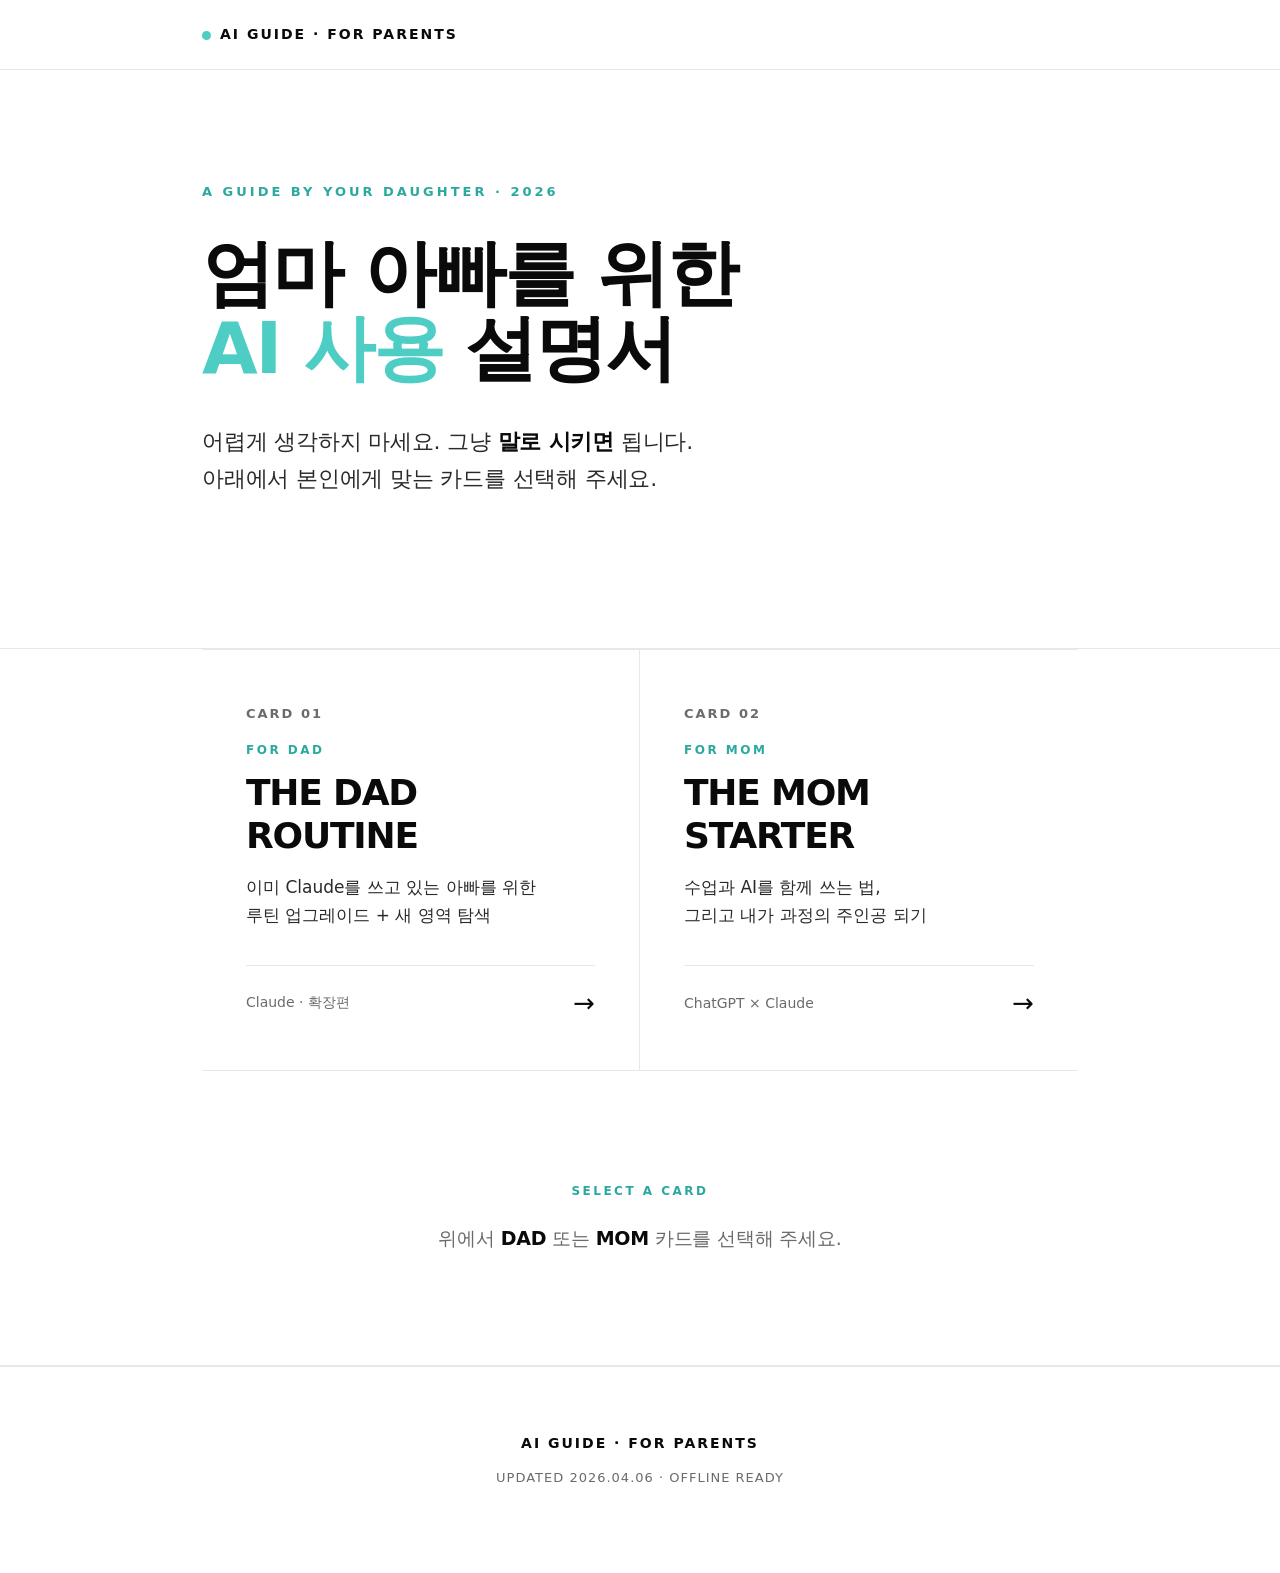
<file: index.html>
<!doctype html>
<html lang="ko">
<head>
<meta charset="utf-8">
<meta name="viewport" content="width=device-width,initial-scale=1">
<meta name="robots" content="noindex, nofollow, noarchive, nosnippet">
<meta name="googlebot" content="noindex, nofollow">
<meta name="description" content="부모님을 위한 개인용 AI 사용 가이드">
<title>AI GUIDE · 엄마 아빠를 위한 사용 설명서</title>
<style>
  :root{
    --bg:#ffffff;
    --ink:#0a0a0a;
    --ink-2:#2a2a2a;
    --ink-3:#6b6b6b;
    --ink-4:#8a8a8a;
    --line:#e8e8e8;
    --accent:#4ECDC4;        /* 펄 아쿠아 그린 */
    --accent-dark:#2BA99F;
    --accent-soft:#E8F8F6;
    --bg-soft:#fafafa;
    --ng:#d64545;
  }
  *{box-sizing:border-box;-webkit-font-smoothing:antialiased}
  html,body{margin:0;padding:0;background:var(--bg);color:var(--ink);
    font-family:"Apple SD Gothic Neo","Pretendard","Malgun Gothic","Noto Sans KR",system-ui,sans-serif;
    font-size:20px;line-height:1.8;letter-spacing:-.2px;
  }
  a{color:inherit}
  img{max-width:100%}

  /* ============ LAYOUT ============ */
  .container{max-width:940px;margin:0 auto;padding:0 32px}
  .topbar{border-bottom:1px solid var(--line);padding:22px 0;position:sticky;top:0;background:rgba(255,255,255,.96);backdrop-filter:blur(10px);z-index:100}
  .topbar-inner{display:flex;align-items:center;justify-content:space-between}
  .brand{font-size:14px;font-weight:800;letter-spacing:2px}
  .brand .dot{display:inline-block;width:9px;height:9px;background:var(--accent);border-radius:50%;margin-right:9px;vertical-align:middle}
  .tabs{display:none;gap:4px}
  .tabs.on{display:flex}
  .tab-btn{background:transparent;border:1px solid var(--line);padding:11px 22px;font-family:inherit;
    font-size:14px;font-weight:700;letter-spacing:1px;cursor:pointer;color:var(--ink-3);transition:all .15s}
  .tab-btn:hover{border-color:var(--ink);color:var(--ink)}
  .tab-btn.active{background:var(--ink);color:#fff;border-color:var(--ink)}

  /* ============ HERO ============ */
  .hero{padding:110px 0 90px;border-bottom:1px solid var(--line)}
  .hero .kicker{font-size:13px;font-weight:800;letter-spacing:3px;color:var(--accent-dark);margin-bottom:32px}
  .hero h1{font-size:72px;font-weight:800;line-height:1.05;letter-spacing:-2.2px;margin:0 0 36px;color:var(--ink)}
  .hero h1 em{font-style:normal;color:var(--accent)}
  .hero .lead{font-size:22px;color:var(--ink-2);line-height:1.7;max-width:620px;font-weight:400;margin:0 0 60px}
  .hero .lead b{font-weight:700;color:var(--ink)}
  @media (max-width:640px){
    .hero{padding:70px 0 60px}
    .hero h1{font-size:46px;letter-spacing:-1.2px}
    .hero .lead{font-size:19px;margin-bottom:44px}
  }

  /* ============ PRODUCT CARDS ============ */
  .products{display:grid;grid-template-columns:1fr 1fr;gap:0;border-top:1px solid var(--line);border-bottom:1px solid var(--line)}
  @media (max-width:640px){.products{grid-template-columns:1fr}}
  .product{position:relative;cursor:pointer;background:#fff;border:0;border-right:1px solid var(--line);
    padding:56px 44px 52px;text-align:left;font-family:inherit;color:var(--ink);
    transition:all .25s ease;overflow:hidden;display:block;width:100%}
  .product:last-child{border-right:0}
  @media (max-width:640px){.product{border-right:0;border-bottom:1px solid var(--line)} .product:last-child{border-bottom:0}}
  .product::after{content:"";position:absolute;left:0;bottom:0;width:0;height:3px;background:var(--accent);transition:width .3s ease}
  .product:hover{background:var(--bg-soft)}
  .product:hover::after{width:100%}
  .product:hover .arrow{transform:translateX(8px);color:var(--accent)}
  .product .num{font-size:13px;font-weight:800;letter-spacing:2px;color:var(--ink-3);margin-bottom:22px}
  .product .cat{font-size:12px;font-weight:800;letter-spacing:2.5px;color:var(--accent-dark);margin-bottom:14px}
  .product .title{font-size:36px;font-weight:800;letter-spacing:-1.2px;line-height:1.2;margin:0 0 16px}
  .product .desc{font-size:17px;color:var(--ink-2);line-height:1.65;margin-bottom:34px;min-height:58px}
  .product .meta{display:flex;justify-content:space-between;align-items:center;padding-top:22px;border-top:1px solid var(--line);font-size:14px;color:var(--ink-3)}
  .product .arrow{font-size:26px;font-weight:300;color:var(--ink);transition:all .25s}

  /* ============ SECTION ============ */
  .section{padding:110px 0;border-bottom:1px solid var(--line)}
  .section:last-of-type{border-bottom:0}
  .section-head{display:flex;gap:52px;margin-bottom:64px}
  @media (max-width:640px){.section-head{flex-direction:column;gap:18px;margin-bottom:46px}}
  .section-num{font-size:14px;font-weight:800;letter-spacing:2px;color:var(--accent-dark);min-width:64px;flex-shrink:0;padding-top:10px}
  .section-title{font-size:46px;font-weight:800;letter-spacing:-1.4px;line-height:1.15;margin:0}
  @media (max-width:640px){.section-title{font-size:34px;letter-spacing:-.8px}}
  .section-sub{font-size:18px;color:var(--ink-3);margin-top:16px;font-weight:400;line-height:1.6}

  h3{font-size:26px;font-weight:800;letter-spacing:-.5px;margin:56px 0 18px;line-height:1.35}
  h3 .sub-num{display:inline-block;font-size:13px;font-weight:800;color:var(--accent-dark);letter-spacing:2px;margin-right:14px;vertical-align:middle}
  h4{font-size:20px;font-weight:800;letter-spacing:-.3px;margin:36px 0 12px;line-height:1.4}
  h4 em{font-style:normal;color:var(--accent-dark);font-weight:800;margin-right:12px}
  h4 .mini{font-weight:400;color:var(--ink-3);font-size:15px;margin-left:8px}

  p{margin:14px 0;color:var(--ink-2);font-size:19px;line-height:1.8}
  .lead{font-size:20px;color:var(--ink);line-height:1.75}
  blockquote{margin:24px 0;padding:22px 28px;background:var(--accent-soft);border-left:3px solid var(--accent);font-size:19px;color:var(--ink);line-height:1.75}
  blockquote b{font-weight:800}

  ul,ol{padding-left:24px;margin:16px 0;color:var(--ink-2)}
  li{margin:10px 0;font-size:19px;line-height:1.75}
  li b{color:var(--ink)}

  .ng,.ok{display:inline-block;width:22px;height:22px;line-height:22px;text-align:center;
    border-radius:50%;font-size:12px;font-weight:800;margin-right:10px;vertical-align:2px}
  .ng{background:#fde8e8;color:var(--ng)}
  .ok{background:var(--accent-soft);color:var(--accent-dark)}

  .pair{padding:22px 0;border-bottom:1px solid var(--line)}
  .pair:last-child{border-bottom:0}
  .pair .row{display:flex;gap:12px;align-items:flex-start;font-size:19px;line-height:1.65}
  .pair .row + .row{margin-top:12px}
  .pair .label{font-size:13px;font-weight:800;letter-spacing:1.5px;color:var(--ink-3);margin-bottom:12px}

  /* ============ PROMPT ============ */
  .prompt{position:relative;border:1px solid var(--line);background:#fff;margin:18px 0 28px;transition:border-color .2s}
  .prompt:hover{border-color:var(--ink)}
  .prompt-head{display:flex;justify-content:space-between;align-items:center;padding:15px 22px;border-bottom:1px solid var(--line);background:var(--bg-soft)}
  .prompt-head .p-label{font-size:12px;font-weight:800;letter-spacing:2px;color:var(--ink-3)}
  .copy-btn{background:var(--accent);color:#fff;border:0;font-size:13px;font-weight:800;letter-spacing:1.5px;
    padding:10px 18px;cursor:pointer;font-family:inherit;transition:all .15s}
  .copy-btn:hover{background:var(--accent-dark)}
  .copy-btn.ok{background:var(--ink)}
  .prompt pre{margin:0;padding:24px 26px;white-space:pre-wrap;word-break:break-word;
    font-family:"D2Coding","JetBrains Mono","Consolas",monospace;font-size:16px;line-height:1.8;color:var(--ink);background:#fff}

  /* ============ TABLE ============ */
  table{width:100%;border-collapse:collapse;margin:22px 0 34px;font-size:17px}
  th,td{padding:18px 16px;border-bottom:1px solid var(--line);text-align:left;line-height:1.65}
  tr:first-child th{border-top:2px solid var(--ink)}
  th{font-size:12px;font-weight:800;letter-spacing:2px;color:var(--ink-3);padding-top:16px;padding-bottom:16px}
  td{font-size:18px}
  td b{color:var(--ink);font-weight:800}

  /* ============ COMPARE ============ */
  .compare{display:grid;grid-template-columns:1fr 1fr;gap:0;border:1px solid var(--line);margin:22px 0}
  @media (max-width:640px){.compare{grid-template-columns:1fr}}
  .compare .col{padding:30px 32px 26px;border-right:1px solid var(--line)}
  .compare .col:last-child{border-right:0}
  @media (max-width:640px){.compare .col{border-right:0;border-bottom:1px solid var(--line)} .compare .col:last-child{border-bottom:0}}
  .compare .tag{font-size:12px;font-weight:800;letter-spacing:2px;color:var(--accent-dark);margin-bottom:12px}
  .compare h4{margin:0 0 14px;font-size:21px}
  .compare ul{margin:0;padding-left:20px}
  .compare li{font-size:17px;color:var(--ink-2);margin:8px 0}

  /* ============ CHALLENGE BOX ============ */
  .challenge{border:2px solid var(--accent);background:var(--accent-soft);padding:32px 36px;margin:32px 0}
  .challenge .c-label{font-size:12px;font-weight:800;letter-spacing:2.5px;color:var(--accent-dark);margin-bottom:14px}
  .challenge h3{margin:0 0 16px;font-size:24px}
  .challenge p{font-size:18px;color:var(--ink);margin:10px 0}
  .challenge ul{padding-left:22px}
  .challenge li{font-size:18px;color:var(--ink-2)}

  /* ============ STEP BOX ============ */
  .steps{margin:24px 0;border:1px solid var(--line)}
  .step{padding:26px 32px;border-bottom:1px solid var(--line);display:flex;gap:24px;align-items:flex-start}
  .step:last-child{border-bottom:0}
  .step-num{font-size:32px;font-weight:800;color:var(--accent);letter-spacing:-1px;line-height:1;min-width:48px;flex-shrink:0}
  .step-body h4{margin:0 0 8px;font-size:20px}
  .step-body p{margin:4px 0;font-size:17px;color:var(--ink-2);line-height:1.7}

  /* ============ ALERT ============ */
  .alert{border:1px solid var(--ink);padding:32px 36px;margin:36px 0}
  .alert .a-label{font-size:12px;font-weight:800;letter-spacing:2.5px;color:var(--ng);margin-bottom:12px}
  .alert h3{margin:0 0 16px;font-size:24px}

  /* ============ RETRY BOX (AI 다시 부탁하기) ============ */
  .retry{border:1px solid var(--line);background:var(--bg-soft);padding:34px 38px;margin:40px 0 0}
  .retry .r-label{font-size:12px;font-weight:800;letter-spacing:2.5px;color:var(--accent-dark);margin-bottom:14px}
  .retry h3{margin:0 0 14px;font-size:24px}
  .retry p{font-size:18px;margin:10px 0;color:var(--ink-2)}
  .retry ul{margin:14px 0 6px;padding-left:22px}
  .retry li{font-size:18px;margin:8px 0}
  .retry li b{color:var(--ink);font-weight:800}

  /* ============ CTA — 오늘의 성공 자랑하기 ============ */
  .cta{text-align:center;padding:72px 20px 80px;border-top:1px solid var(--line);margin-top:56px}
  .cta .cta-label{font-size:12px;font-weight:800;letter-spacing:2.5px;color:#B38600;margin-bottom:18px}
  .cta .cta-title{font-size:34px;font-weight:800;letter-spacing:-.7px;margin:0 0 12px;line-height:1.25}
  .cta .cta-desc{font-size:18px;color:var(--ink-3);margin-bottom:40px;line-height:1.7}

  /* 카카오 버튼 — 노랑 + 다크브라운 */
  .kakao-btn{display:inline-block;background:#FEE500;color:#381E1E;text-decoration:none;
    padding:20px 46px 22px;font-family:inherit;letter-spacing:-.2px;
    border:2px solid #381E1E;box-shadow:6px 6px 0 #381E1E;transition:all .15s;
    cursor:pointer}
  .kakao-btn:hover{transform:translate(3px,3px);box-shadow:3px 3px 0 #381E1E}
  .kakao-btn:active{transform:translate(6px,6px);box-shadow:0 0 0 #381E1E}
  .kakao-btn .k-sub{display:block;font-size:11px;font-weight:800;letter-spacing:3px;color:#7A4B0D;margin-bottom:6px}
  .kakao-btn .k-main{display:block;font-size:21px;font-weight:900;color:#381E1E}
  .kakao-note{margin-top:22px;font-size:14px;color:var(--ink-3);line-height:1.6}
  .kakao-note b{color:var(--ink-2);font-weight:700}

  /* ============ FOOTER ============ */
  .footer{padding:64px 0 84px;border-top:1px solid var(--line);color:var(--ink-3);font-size:13px;letter-spacing:1px;text-align:center}
  .footer .line{font-weight:800;color:var(--ink);letter-spacing:2px;margin-bottom:10px;font-size:14px}

  /* ============ TRACKS ============ */
  .track-content{display:none;animation:fade .4s ease}
  .track-content.on{display:block}
  @keyframes fade{from{opacity:0;transform:translateY(12px)}to{opacity:1;transform:none}}

  .empty{text-align:center;padding:110px 20px;border-bottom:1px solid var(--line)}
  .empty .e-label{font-size:12px;font-weight:800;letter-spacing:2.5px;color:var(--accent-dark);margin-bottom:18px}
  .empty p{font-size:19px;color:var(--ink-3);margin:0}
  .empty p b{color:var(--ink);font-weight:800}

  .go-top{position:fixed;right:24px;bottom:24px;background:var(--ink);color:#fff;
    padding:15px 20px;font-size:12px;font-weight:800;letter-spacing:2px;text-decoration:none;
    opacity:0;pointer-events:none;transition:all .25s;border:1px solid var(--ink)}
  .go-top.on{opacity:1;pointer-events:auto}
  .go-top:hover{background:var(--accent);color:var(--ink);border-color:var(--accent)}
</style>
</head>
<body>

  <!-- TOPBAR -->
  <header class="topbar">
    <div class="container topbar-inner">
      <div class="brand"><span class="dot"></span>AI GUIDE · FOR PARENTS</div>
      <div class="tabs" id="tabs">
        <button class="tab-btn" id="tab-dad" onclick="showTrack('dad')">DAD</button>
        <button class="tab-btn" id="tab-mom" onclick="showTrack('mom')">MOM</button>
      </div>
    </div>
  </header>

  <!-- HERO -->
  <section class="hero">
    <div class="container">
      <div class="kicker">A GUIDE BY YOUR DAUGHTER · 2026</div>
      <h1>엄마 아빠를 위한<br><em>AI 사용</em> 설명서</h1>
      <p class="lead">어렵게 생각하지 마세요. 그냥 <b>말로 시키면</b> 됩니다.<br>아래에서 본인에게 맞는 카드를 선택해 주세요.</p>
    </div>
  </section>

  <!-- PRODUCT CARDS -->
  <div class="container">
    <div class="products">
      <button class="product" onclick="showTrack('dad')">
        <div class="num">CARD 01</div>
        <div class="cat">FOR DAD</div>
        <div class="title">THE DAD<br>ROUTINE</div>
        <div class="desc">이미 Claude를 쓰고 있는 아빠를 위한<br>루틴 업그레이드 + 새 영역 탐색</div>
        <div class="meta">
          <span>Claude · 확장편</span>
          <span class="arrow">→</span>
        </div>
      </button>
      <button class="product" onclick="showTrack('mom')">
        <div class="num">CARD 02</div>
        <div class="cat">FOR MOM</div>
        <div class="title">THE MOM<br>STARTER</div>
        <div class="desc">수업과 AI를 함께 쓰는 법,<br>그리고 내가 과정의 주인공 되기</div>
        <div class="meta">
          <span>ChatGPT × Claude</span>
          <span class="arrow">→</span>
        </div>
      </button>
    </div>
  </div>

  <!-- 선택 전 -->
  <div class="empty" id="empty">
    <div class="e-label">SELECT A CARD</div>
    <p>위에서 <b>DAD</b> 또는 <b>MOM</b> 카드를 선택해 주세요.</p>
  </div>

  <!-- ============================== 아빠 트랙 ============================== -->
  <div class="track-content" id="track-dad">

    <!-- SECTION 01 · 짧은 기초 -->
    <section class="section">
      <div class="container">
        <div class="section-head">
          <div class="section-num">01</div>
          <div>
            <h2 class="section-title">다시 확인하는<br>3가지 원칙</h2>
            <div class="section-sub">이미 써보고 계시니 짧게 복습만.</div>
          </div>
        </div>

        <div class="pair">
          <div class="label">PRINCIPLE 01 · 구체적으로 물어보기</div>
          <div class="row"><span class="ng">✕</span>"영어 알려줘"</div>
          <div class="row"><span class="ok">○</span>"70대 한국 남자가 미국 식당에서 스테이크 주문할 때 쓸 영어 3문장"</div>
        </div>
        <div class="pair">
          <div class="label">PRINCIPLE 02 · 나눠서 시키기</div>
          <div class="row"><span class="ng">✕</span>한 번에 완성품 요구</div>
          <div class="row"><span class="ok">○</span>"먼저 주제 → 그다음 개요 → 한 단락씩" 단계별로</div>
        </div>
        <div class="pair">
          <div class="label">PRINCIPLE 03 · 답이 별로면 다시 부탁</div>
          <div class="row"><span class="ng">✕</span>한 번에 포기</div>
          <div class="row"><span class="ok">○</span>"더 짧게 / 더 쉽게 / 예시 들어줘"</div>
        </div>

        <blockquote><b>잘 쓰는 사람들의 공통점: 답이 마음에 안 들면 그냥 다시 부탁한다.</b><br><i>대화</i>를 이어가는 게 전부예요.</blockquote>
      </div>
    </section>

    <!-- SECTION 02 · 영어 루틴 -->
    <section class="section">
      <div class="container">
        <div class="section-head">
          <div class="section-num">02</div>
          <div>
            <h2 class="section-title">영어 공부 루틴<br>10분 × 매일</h2>
            <div class="section-sub">상황별 실전 프롬프트로 꽉 채운 일주일.</div>
          </div>
        </div>

        <h3>매일 쓰는 고정 프롬프트 3개</h3>

        <h4><em>01</em>오늘 문장 첨삭 <span class="mini">· 5분</span></h4>
        <div class="prompt">
          <div class="prompt-head"><span class="p-label">DAILY · 첨삭</span><button class="copy-btn" data-copy>COPY</button></div>
<pre>오늘 내가 영어로 써본 문장이야. 자연스럽게 고쳐주고,
왜 그렇게 고쳤는지 한국어로 한 줄씩 설명해줘.
원어민이라면 어떻게 말할지 두 가지 버전(친근/정중)도 같이 보여줘.

[여기에 내가 쓴 문장 붙여넣기]</pre>
        </div>

        <h4><em>02</em>상황별 1:1 회화 롤플레이 <span class="mini">· 10분</span></h4>
        <div class="prompt">
          <div class="prompt-head"><span class="p-label">DAILY · 회화</span><button class="copy-btn" data-copy>COPY</button></div>
<pre>지금부터 너는 [공항 체크인 카운터 직원] 역할이야.
나는 한국인 여행객이고, 영어가 완벽하지 않아.
실제 상황처럼 한 줄씩 대화해줘. 내가 답하면,
1) 내 영어가 자연스러운지 짧게 평가하고
2) 더 좋은 표현을 한 줄로 알려준 다음
3) 다음 대사를 이어가줘.

먼저 너부터 시작해.</pre>
        </div>

        <h3>바꿔가며 써보는 상황 10가지</h3>
        <p>위 프롬프트의 <b>[공항 체크인 카운터 직원]</b> 부분만 아래 상황으로 바꾸면 바로 새 롤플레이가 됩니다.</p>
        <div class="prompt">
          <div class="prompt-head"><span class="p-label">SITUATIONS · 복사해서 바꿔쓰기</span><button class="copy-btn" data-copy>COPY</button></div>
<pre>01. 호텔 프런트 체크인 직원
02. 미국 식당 웨이터 (주문·환불·계산)
03. 택시 기사 (목적지 설명·요금 협상)
04. 약국 약사 (증상 설명·약 물어보기)
05. 박물관 안내원 (티켓·오디오가이드)
06. 비행기 옆자리 미국인 (스몰토크)
07. 해외 공항 입국 심사관 (여행 목적·체류)
08. 미국 드라마 한 장면 (특정 캐릭터 역할극)
09. 미국 친척 집 방문 (인사·식사 예절)
10. 길에서 길 묻기 (방향·거리·소요시간)</pre>
        </div>

        <h4><em>03</em>단어·표현 정리 노트 <span class="mini">· 5분</span></h4>
        <div class="prompt">
          <div class="prompt-head"><span class="p-label">DAILY · 단어</span><button class="copy-btn" data-copy>COPY</button></div>
<pre>오늘 내가 새로 배운 단어/표현이야.
각각에 대해
- 뜻
- 발음 (한글로 대충 적어줘)
- 예문 2개 (일상에서 진짜 쓸 법한 걸로)
- 비슷한 표현 1개
이렇게 표로 정리해줘.

[단어/표현 나열]</pre>
        </div>

        <h3>주 1회 점검 <span class="mini">· 일요일 10분</span></h3>
        <div class="prompt">
          <div class="prompt-head"><span class="p-label">WEEKLY REVIEW</span><button class="copy-btn" data-copy>COPY</button></div>
<pre>이번 주 우리가 나눈 대화에서 내가 자주 틀린 패턴 3가지만 꼽아줘.
각각
- 내가 쓴 예시
- 왜 어색한지
- 다음 주에 의식적으로 연습할 한 문장
이렇게 정리해줘.</pre>
        </div>

        <h3>Claude Project — "내 영어 공부방" 세팅</h3>
        <ol>
          <li>Claude 왼쪽 메뉴 → <b>Projects → + Create project</b></li>
          <li>이름: <b>"My English Routine"</b></li>
          <li><b>Custom instructions</b>에 아래 내용 그대로 붙여넣기</li>
        </ol>
        <div class="prompt">
          <div class="prompt-head"><span class="p-label">CUSTOM INSTRUCTIONS</span><button class="copy-btn" data-copy>COPY</button></div>
<pre>나는 70대 한국 남자고 영어 공부를 꾸준히 하고 있어.
- 답변은 항상 한국어 설명 + 영어 예문 형태로 줘.
- 너무 어려운 단어는 피하고, 일상 회화 중심으로 알려줘.
- 내가 영어로 쓴 문장은 "원래 문장 / 자연스러운 버전 / 왜 고쳤는지" 순서로 보여줘.
- 칭찬보다는 솔직한 피드백을 줘. 다만 기죽지 않게 부드럽게.
- 매번 대화 끝에 "오늘 배운 한 줄"을 한국어로 요약해줘.</pre>
        </div>

        <h3>한 주 루틴표</h3>
        <table>
          <tr><th>DAY</th><th>TASK</th><th>TIME</th></tr>
          <tr><td>월~토</td><td>① 문장 첨삭</td><td><b>5분</b></td></tr>
          <tr><td>월·수·금</td><td>② 회화 롤플레이 (상황 바꿔가며)</td><td><b>10분</b></td></tr>
          <tr><td>화·목</td><td>③ 단어 정리</td><td><b>5분</b></td></tr>
          <tr><td>일요일</td><td>주간 점검</td><td><b>10분</b></td></tr>
        </table>
      </div>
    </section>

    <!-- SECTION 03 · Claude 탐색 (NEW) -->
    <section class="section">
      <div class="container">
        <div class="section-head">
          <div class="section-num">03</div>
          <div>
            <h2 class="section-title">Claude로<br>더 해보기</h2>
            <div class="section-sub">영어 외에도 일상에서 바로 써먹는 5가지 영역.</div>
          </div>
        </div>

        <blockquote><b>Claude는 영어 선생님만 하는 게 아니에요.</b><br>아래 5가지 중 하나라도 이번 주에 한번 시켜보세요. 시켜본 게 내 것이 됩니다.</blockquote>

        <h4><em>01</em>건강·병원 정보 정리</h4>
        <p>검사 결과지, 약 설명서, 처방전 내용이 어려울 때 쉽게 풀어달라고 부탁하세요.</p>
        <div class="prompt">
          <div class="prompt-head"><span class="p-label">HEALTH</span><button class="copy-btn" data-copy>COPY</button></div>
<pre>아래는 내가 받은 [건강검진 결과 / 약 설명서]야.
- 일반인이 이해할 수 있게 쉬운 말로 풀어줘
- 특히 "정상이 아닌 수치"만 골라서 의미를 설명해줘
- 생활 습관으로 개선할 수 있는 게 있으면 3가지만 알려줘
- 단, 진단이나 처방은 하지 말고, "병원에서 확인할 것"만 목록으로 정리해줘

[내용 붙여넣기]</pre>
        </div>

        <h4><em>02</em>영자 뉴스·기사 요약</h4>
        <p>CNN·BBC·뉴욕타임스 기사 URL이나 본문을 붙이면 한국어 요약 + 영어 공부까지 1석 2조.</p>
        <div class="prompt">
          <div class="prompt-head"><span class="p-label">NEWS</span><button class="copy-btn" data-copy>COPY</button></div>
<pre>아래는 영자 신문 기사야.
1) 한국어로 5줄 요약
2) 기사에서 중요한 영어 표현 5개 뽑기 (뜻 + 발음 + 예문)
3) 이 주제에 대한 한국 상황은 어떤지 한 단락
4) 마지막에 내가 원어민처럼 한 줄로 말해볼 문장 하나 추천

[기사 본문 붙여넣기]</pre>
        </div>

        <h4><em>03</em>여행 계획 짜기</h4>
        <p>다음 해외여행 계획. 맞춤형으로 짜달라고 부탁하세요.</p>
        <div class="prompt">
          <div class="prompt-head"><span class="p-label">TRAVEL</span><button class="copy-btn" data-copy>COPY</button></div>
<pre>우리는 한국인 부부야. [여행지]로 [기간] 동안 여행을 갈 계획이야.
- 너무 많이 걷지 않는 일정으로
- 현지 맛집은 관광객보다 현지인이 가는 곳 위주로
- 하루에 한 가지 "꼭 해볼 경험"을 넣어줘
- 영어가 불편하니까 "이 말은 꼭 외워가자" 한 줄씩 추천
- 마지막에 전체 예산을 대략적으로 정리

여행 스타일: [느긋하게 / 알차게 / 자유롭게]
관심사: [역사 / 음식 / 자연 / 쇼핑 중 선택]</pre>
        </div>

        <h4><em>04</em>취미·관심사 깊이 파기</h4>
        <p>바둑, 원예, 낚시, 사진, 클래식 음악 등. Claude는 취미 영역에서 선생님 역할을 잘합니다.</p>
        <div class="prompt">
          <div class="prompt-head"><span class="p-label">HOBBY</span><button class="copy-btn" data-copy>COPY</button></div>
<pre>나는 [취미]에 관심이 많아. 지금 수준은 [초보 / 중급]이야.
앞으로 3개월 동안 이 취미를 한 단계 발전시키고 싶어.

- 이번 주에 당장 시도해볼 수 있는 것 1가지
- 이번 달에 배워볼 개념 3가지 (쉬운 말로)
- 한국에서 참고할 만한 자료 (책·유튜브 채널·커뮤니티)
- 내가 자주 할 질문 5개에 대한 미리 답변

이걸 한 장짜리 학습 계획처럼 정리해줘.</pre>
        </div>

        <h4><em>05</em>가족·지인에게 편지·메시지 쓰기</h4>
        <p>두 딸 생일, 아내 기념일, 친구 경조사, 감사 인사 — 한 단락이 안 나올 때 도움받기.</p>
        <div class="prompt">
          <div class="prompt-head"><span class="p-label">FAMILY</span><button class="copy-btn" data-copy>COPY</button></div>
<pre>내가 [큰딸 / 작은딸 / 아내 / 친구]에게 [생일 카드 / 편지 / 축하 메시지 / 감사 인사]를 쓰려고 해.
받는 사람: [나이·상황 간단히]
전하고 싶은 마음: [키워드 2~3개. 예: 고마움, 자랑스러움, 건강 기원, 잔소리 X]

진부하지 않게, 내 말투(70대 한국 남자)로 써줘.
너무 감성 과다는 싫고, 담담하고 진심 느껴지게.
세 가지 버전으로 제안해줘.</pre>
        </div>

        <div class="alert">
          <div class="a-label">WARNING · 정확성</div>
          <h3>Claude도 가끔 틀려요 — "그럴싸한 거짓말"에 주의</h3>
          <p>Claude는 꼼꼼한 편이지만, <b>100%는 아니에요.</b> 모르는 걸 "모른다"고 하지 않고 그럴듯하게 지어내는 경우가 있어요. 이걸 <i>할루시네이션(환각)</i>이라고 합니다.</p>
          <p>특히 조심할 분야:</p>
          <ul>
            <li><b>건강·의학 정보</b> — 검진 결과·약 이름·용량은 반드시 의사·약사에게 재확인</li>
            <li><b>뉴스·통계 수치</b> — 요약은 참고만, 원본 기사 한 번 더 읽기</li>
            <li><b>여행 정보</b> — 영업시간·가격·주소는 구글맵·공식 사이트로 교차 확인</li>
            <li><b>인용구·역사 사실</b> — 누가 언제 무슨 말을 했다는 식은 그대로 믿지 말기</li>
          </ul>
          <p>의심스러우면 아래 한 마디를 덧붙여 보세요:</p>
        </div>

        <div class="prompt">
          <div class="prompt-head"><span class="p-label">FACT CHECK</span><button class="copy-btn" data-copy>COPY</button></div>
<pre>방금 네 답에서 확실한 사실과 추측을 구분해서 알려줘.
특히 숫자·날짜·고유명사·URL은
실제 확인되지 않는 건 "확인 필요"라고 솔직하게 표시해줘.
지어내지 말고, 모르면 모른다고 해줘.</pre>
        </div>

        <div class="challenge">
          <div class="c-label">WEEKLY CHALLENGE</div>
          <h3>이번 주, 한 가지 시도하기</h3>
          <p>위 5가지 중 <b>평소에 안 해봤던 것 하나</b>를 골라서 이번 주 안에 Claude에 한번 던져보세요.</p>
          <p>시도 자체가 다음 주의 루틴이 됩니다. 매주 한 가지씩 새로 열어가는 게 3개월 뒤엔 10가지 활용법이 됩니다.</p>
          <ul>
            <li><b>잘 되면</b>: 즐겨찾기에 저장</li>
            <li><b>잘 안 되면</b>: 질문을 바꿔서 다시 부탁 ("더 쉽게 / 예시로 / 반대 관점으로")</li>
            <li><b>중요한 사실이면</b>: 위 FACT CHECK 프롬프트로 한 번 더 검증</li>
          </ul>
        </div>
      </div>
    </section>

    <!-- SECTION 04 · 막혔을때 + CTA -->
    <section class="section">
      <div class="container">
        <div class="section-head">
          <div class="section-num">04</div>
          <div>
            <h2 class="section-title">막혔을 때<br>한 마디로 고치기</h2>
            <div class="section-sub">답이 이상하면 닫지 말고 바로 이렇게.</div>
          </div>
        </div>

        <table>
          <tr><th>상황</th><th>한 마디로</th></tr>
          <tr><td>너무 길어요</td><td><b>"더 짧게"</b></td></tr>
          <tr><td>너무 어려워요</td><td><b>"초등학생에게 설명하듯 쉽게"</b></td></tr>
          <tr><td>무슨 말인지 모르겠어요</td><td><b>"예시 들어줘"</b></td></tr>
          <tr><td>너무 딱딱해요</td><td><b>"친구한테 말하듯이"</b></td></tr>
          <tr><td>한국 상황이랑 안 맞아요</td><td><b>"한국 기준으로 다시"</b></td></tr>
        </table>

        <div class="alert">
          <div class="a-label">WARNING · 보안</div>
          <h3>절대 입력하면 안 되는 것</h3>
          <ul>
            <li>주민등록번호</li>
            <li>신용카드 번호 / 비밀번호</li>
            <li>다른 사람 연락처·주소</li>
          </ul>
          <p>AI는 친구가 아니라 <i>공개된 서비스</i>입니다. 일기장이라고 생각하지 마세요.</p>
        </div>

        <div class="retry">
          <div class="r-label">막혀도 괜찮아요 — STEP 1</div>
          <h3>AI와 대화를 끊지 말고 바꿔가며 물어보기</h3>
          <p>한 번에 원하는 답이 안 나오는 건 당연해요. <b>질문을 조금씩 바꿔가며 계속 말을 거는 것</b>이 진짜 사용법입니다. Claude 창 닫지 말고 아래 한 마디를 던져보세요.</p>
          <ul>
            <li><b>"이건 잊고, 처음부터 다시 할게"</b> — 대화가 꼬였을 때</li>
            <li><b>"핵심만 세 줄로 다시"</b> — 답이 너무 길 때</li>
            <li><b>"초등학생에게 설명하듯 한 문장으로"</b> — 어려울 때</li>
            <li><b>"반대 관점에서도 한번 봐줘"</b> — 답이 너무 한쪽에 치우쳤을 때</li>
            <li><b>"네가 지금 추측하는 건지 확실한 건지 구분해서 말해줘"</b> — 사실이 중요할 때</li>
          </ul>
          <p>이 중 하나만 던져도 90%는 풀립니다. 대화를 <i>끊지 않는 것</i>이 핵심이에요.</p>
        </div>

        <div class="cta">
          <div class="cta-label">TODAY'S WIN · STEP 2</div>
          <div class="cta-title">오늘 뭔가 잘 됐다면?<br>딸한테 자랑해주세요</div>
          <div class="cta-desc">막혔을 때보다 <b>잘 된 거 자랑할 때</b> 연락하는 게 훨씬 좋아요.<br>제일 기뻐할 사람이 딸입니다.</div>
          <a class="kakao-btn" href="kakaotalk://" id="kakao-dad">
            <span class="k-sub">KAKAO TALK</span>
            <span class="k-main">딸한테 자랑하기 →</span>
          </a>
          <div class="kakao-note">버튼을 누르면 카카오톡이 열려요. <b>가족방에 한 마디 남기기</b>!<br>(앱이 안 열리면 카톡을 직접 실행해서 가족방으로 들어가세요)</div>
        </div>
      </div>
    </section>
  </div>

  <!-- ============================== 엄마 트랙 ============================== -->
  <div class="track-content" id="track-mom">

    <!-- SECTION 01 · 기초 -->
    <section class="section">
      <div class="container">
        <div class="section-head">
          <div class="section-num">01</div>
          <div>
            <h2 class="section-title">5분만 읽으면<br>되는 기초</h2>
            <div class="section-sub">딱 3가지만 기억하면 됩니다.</div>
          </div>
        </div>

        <h3><span class="sub-num">01</span>AI는 "말로 시키면 글로 답해주는 비서"</h3>
        <p class="lead">시키면 합니다. 안 시키면 가만히 있어요. 겁내지 말고 <b>말을 걸어보세요</b>.</p>

        <h3><span class="sub-num">02</span>프롬프트는 그냥 "부탁하는 말"</h3>
        <p class="lead">외울 거 없어요. 교수님이 준 프롬프트 그대로 복붙도 OK. <b>내가 조금 바꿔 써도 OK</b>.</p>

        <h3><span class="sub-num">03</span>답이 별로면 다시 부탁하면 그만</h3>
        <div class="pair">
          <div class="label">작게 고치기</div>
          <div class="row"><span class="ok">○</span>"더 짧게" / "더 쉽게" / "예시 들어줘" / "한국 상황으로"</div>
        </div>

        <blockquote><b>엄마에게 제일 중요한 한 마디:<br>막히면 AI한테 다시 물어보세요.</b><br>AI는 그냥 대화 상대예요. 이상한 답이 와도 "더 쉽게 / 예시로 / 한 문장으로" 한 마디만 던지면 다시 시작해요. 답답하면 같은 질문을 Claude에 붙여넣고 답을 비교해봐도 되고요. <b>AI 안에서 먼저 풀어보는 게 핵심</b>이에요.</blockquote>
      </div>
    </section>

    <!-- SECTION 02 · 수업 × AI -->
    <section class="section">
      <div class="container">
        <div class="section-head">
          <div class="section-num">02</div>
          <div>
            <h2 class="section-title">수업 × AI<br>함께 공부하는 법</h2>
            <div class="section-sub">글쓰기 수업 넘어서 모든 수업에 적용하는 4단계.</div>
          </div>
        </div>

        <blockquote>글쓰기 수업에서 교수님이 준 프롬프트가 시작점이에요. <b>그걸 다른 수업에도 적용할 수 있어야</b> 진짜 내 도구가 됩니다.</blockquote>

        <h3>수업 한 과목을 AI와 돌리는 4단계</h3>

        <div class="steps">
          <div class="step">
            <div class="step-num">01</div>
            <div class="step-body">
              <h4>수업 전 · 예습</h4>
              <p>다음 수업 주제가 뭔지 강의계획서 보고 확인. 어려운 용어만 먼저 쉬운 말로 풀어달라고 부탁.</p>
            </div>
          </div>
          <div class="step">
            <div class="step-num">02</div>
            <div class="step-body">
              <h4>수업 중 · 필기</h4>
              <p>수업에선 AI 쓰지 말고 <b>내 손으로 필기</b>. 나중에 AI로 정리할 거니까 완벽할 필요 없어요.</p>
            </div>
          </div>
          <div class="step">
            <div class="step-num">03</div>
            <div class="step-body">
              <h4>수업 후 · 복습</h4>
              <p>필기 사진 찍어서 AI에 붙여넣기. 정리 + 모르는 개념 설명 + 스스로 풀 퀴즈 3개 만들기.</p>
            </div>
          </div>
          <div class="step">
            <div class="step-num">04</div>
            <div class="step-body">
              <h4>과제 쓸 때 · 자료 찾기</h4>
              <p>주제 정한 다음 참고자료 추천받기. AI가 말해준 걸 <b>내가 직접 검색해서 확인</b>까지가 엄마 몫.</p>
            </div>
          </div>
        </div>

        <h3>단계별 프롬프트</h3>

        <h4><em>STEP 01</em>수업 전 · 어려운 용어 미리 알기</h4>
        <div class="prompt">
          <div class="prompt-head"><span class="p-label">PRE-CLASS</span><button class="copy-btn" data-copy>COPY</button></div>
<pre>나는 대학교 1학년이고, 다음 [과목명] 수업 주제가 [주제]야.
이 주제에서 자주 나오는 기본 용어 5개만 뽑아서,
- 뜻 (대학 1학년도 이해할 수 있게)
- 왜 중요한지 한 줄
- 실생활 예시 한 개
이렇게 정리해줘.</pre>
        </div>

        <h4><em>STEP 03</em>수업 후 · 필기 정리 + 퀴즈</h4>
        <div class="prompt">
          <div class="prompt-head"><span class="p-label">POST-CLASS</span><button class="copy-btn" data-copy>COPY</button></div>
<pre>이건 오늘 수업에서 내가 직접 한 필기야.
내가 빠뜨린 개념이나 오해한 부분이 있으면 짚어주고,
- 한 문단으로 깔끔하게 다시 정리
- 핵심 키워드 5개
- 내가 스스로 풀어볼 퀴즈 3문제 (답은 맨 아래 따로)
이렇게 정리해줘.

[필기 내용 붙여넣기]</pre>
        </div>

        <h4><em>STEP 04</em>자료 찾기 · 신뢰할 만한 출처 추천</h4>
        <div class="prompt">
          <div class="prompt-head"><span class="p-label">RESEARCH</span><button class="copy-btn" data-copy>COPY</button></div>
<pre>나는 대학교 1학년이고, [과목명] 과제로 [주제]를 쓰려고 해.
초보자도 읽을 수 있는 자료 5개만 추천해줘.
- 각 자료가 뭘 다루는지 한 줄 설명
- 어디에서 찾을 수 있는지 (학교 도서관 / 네이버 / 구글 스칼라 등)
- 각 자료의 난이도 (쉬움/보통/어려움)

단, "AI가 지어낸 가짜 자료"는 안 돼. 실제로 있는 것만 알려줘.
없으면 없다고 솔직하게.</pre>
        </div>

        <h3>글쓰기 수업 업그레이드</h3>
        <p>교수님이 준 프롬프트 그대로 쓰는 것에서 한 단계 더. <b>"내가 왜 이렇게 부탁하고 있지?"</b>를 한 줄만 추가해보세요.</p>
        <div class="prompt">
          <div class="prompt-head"><span class="p-label">WRITING · UPGRADE</span><button class="copy-btn" data-copy>COPY</button></div>
<pre>[교수님이 준 원래 프롬프트 붙여넣기]

여기에 내 맥락을 추가할게:
- 나는 [학과] 1학년이고, 이 수업은 [수업 목적]이야
- 내가 이 글을 통해 보여주고 싶은 건 [예: 내 경험 / 내 관점 / 관찰력]이야
- 그러니까 네가 주는 답은 "내가 손봐서 쓸 수 있는 재료" 형태로 줘.
  완성된 글이 아니라, 내가 고쳐 쓸 수 있는 초안과 메모 형태로.</pre>
        </div>
      </div>
    </section>

    <!-- SECTION 03 · 내가 과정에 참여하기 (NEW, 핵심) -->
    <section class="section">
      <div class="container">
        <div class="section-head">
          <div class="section-num">03</div>
          <div>
            <h2 class="section-title">내가 과정의<br>주인공이 되기</h2>
            <div class="section-sub">AI는 공동작가. 최종 결과물은 엄마 것입니다.</div>
          </div>
        </div>

        <blockquote><b>가장 중요한 한 가지.</b><br>AI가 만든 걸 그대로 제출하면, 그건 엄마 과제가 아니에요. AI 과제예요. 그런데 이 말이 겁주려는 게 아니에요 — <i>훨씬 쉽고 재밌게</i> 쓰는 방법이 있거든요.</blockquote>

        <h3>왜 AI가 준 걸 그대로 쓰면 안 돼?</h3>
        <ul>
          <li><b>표절이 될 수 있어요</b> — 많은 대학이 AI 출력물 그대로 제출을 부정행위로 봐요</li>
          <li><b>엄마 목소리가 없어져요</b> — 읽어보면 다 비슷비슷한 "AI 글" 티가 나요</li>
          <li><b>엄마가 성장하지 못해요</b> — 쓰기는 근육이라 안 쓰면 빠져요</li>
          <li><b>AI도 가끔 틀려요</b> — 그럴듯한 거짓말을 진짜처럼 말하는 경우가 있어요 (아래에서 자세히)</li>
        </ul>

        <h3>특히 조심할 것 — AI도 가끔 "그럴싸한 거짓말"을 해요</h3>
        <p>이걸 <b>할루시네이션(환각)</b>이라고 해요. 모르는 걸 "모른다"고 하지 않고 그럴듯하게 지어내는 현상이에요. ChatGPT가 특히 자주 틀리는 분야:</p>
        <ul>
          <li><b>논문·통계 수치</b> — 없는 논문을 있다고 하거나 수치를 살짝 바꿔 말해요</li>
          <li><b>책·영화·인용구</b> — 진짜 같은 가짜 문장을 지어내요</li>
          <li><b>자료 링크·URL</b> — 그럴듯한데 막상 누르면 없는 페이지인 경우 많아요</li>
          <li><b>역사적 사실·인물 정보</b> — 연도·이름이 섞여 나올 수 있어요</li>
        </ul>

        <blockquote><b>기억할 한 가지.</b><br>AI가 "확실하게" 말한다고 해서 사실이라는 뜻은 아니에요. 자신감 있는 말투일수록 오히려 한 번 더 의심해 보세요.</blockquote>

        <h3>"이거 진짜야?" 3단계 검증</h3>
        <p>AI 답을 리포트·과제에 쓸 거라면 이 3단계를 꼭 거치세요.</p>

        <div class="steps">
          <div class="step">
            <div class="step-num">01</div>
            <div class="step-body">
              <h4>AI에 출처 요구하기</h4>
              <p>"이 정보 출처가 어디야? 실제 검색 가능한 자료로 알려줘"를 추가로 부탁. AI가 얼버무리거나 "확실하지 않다"고 하면 — <b>그 내용은 쓰지 말기</b>.</p>
            </div>
          </div>
          <div class="step">
            <div class="step-num">02</div>
            <div class="step-body">
              <h4>내 눈으로 직접 검색</h4>
              <p>AI가 알려준 책·논문·웹사이트 이름을 네이버·구글·학교 도서관에 그대로 검색. <b>실제로 존재하고, 내용이 맞는지 확인</b>해야 써도 돼요.</p>
            </div>
          </div>
          <div class="step">
            <div class="step-num">03</div>
            <div class="step-body">
              <h4>다른 AI에 크로스체크</h4>
              <p>ChatGPT 답을 Claude에 붙여넣고 "이 내용이 사실인지 검토해줘"라고 부탁. 두 AI 답이 엇갈리면 둘 다 의심, 같으면 신뢰도 ↑.</p>
            </div>
          </div>
        </div>

        <h3>검증 요청 프롬프트</h3>
        <p>"이거 진짜야?" 물어볼 때 그대로 붙여넣기.</p>
        <div class="prompt">
          <div class="prompt-head"><span class="p-label">FACT CHECK</span><button class="copy-btn" data-copy>COPY</button></div>
<pre>방금 네가 준 답에서 아래를 구분해서 다시 알려줘:
1) 확실한 사실 — 어떤 근거로 확실하다고 말하는지 함께
2) 네가 추측한 부분
3) 잘못 기억하고 있을 가능성이 있는 부분
4) 내가 반드시 직접 검색해서 확인해야 할 항목 목록

특히 논문·통계·인용구·책 제목·웹사이트 주소는
실제로 존재하는지 확신할 수 없으면
"확인 필요"라고 솔직히 알려줘. 절대 지어내지 마.</pre>
        </div>

        <h3>그래서 — 5단계 참여 루틴</h3>
        <p>검증은 마쳤다면 이제 내 글로 만드는 단계. 이 5단계만 지키면 "AI 쓴 거 아니냐"는 말 들을 일 없어요.</p>

        <div class="steps">
          <div class="step">
            <div class="step-num">01</div>
            <div class="step-body">
              <h4>내가 먼저 10줄 써보기</h4>
              <p>완벽하지 않아도 돼요. "내 생각 초안"을 먼저 만들어 두는 게 핵심. AI에 맡기기 전에 <b>내 머리를 먼저 굴려야</b> 내 글이 됩니다.</p>
            </div>
          </div>
          <div class="step">
            <div class="step-num">02</div>
            <div class="step-body">
              <h4>AI에 "틀어막힌 부분만" 물어보기</h4>
              <p>"이 문단 어떻게 고칠까?"가 아니라 "이 문장이 어색한데 뭐가 문제인지만 짚어줘". <b>통째로 맡기지 말고 부분만</b>.</p>
            </div>
          </div>
          <div class="step">
            <div class="step-num">03</div>
            <div class="step-body">
              <h4>AI 답에서 "이건 내 스타일 아닌데" 표시</h4>
              <p>다 받아들이면 AI 글이 돼요. <b>내 감각에 안 맞는 건 거부</b>. "이 표현은 너무 과장됐어, 담담하게" 다시 부탁.</p>
            </div>
          </div>
          <div class="step">
            <div class="step-num">04</div>
            <div class="step-body">
              <h4>AI 초안을 "참고"만 하고 내 손으로 다시 쓰기</h4>
              <p>복붙 금지. <b>내 손으로 한 번 더 쓰는 순간</b> 그게 내 글이 됩니다. 문장 구조·어휘·리듬이 나만의 것이 돼요.</p>
            </div>
          </div>
          <div class="step">
            <div class="step-num">05</div>
            <div class="step-body">
              <h4>마지막 한 단락은 꼭 AI 없이 쓰기</h4>
              <p>결론·마무리·내 생각 정리 — 여기만큼은 AI 안 거치기. <b>엄마의 서명</b>이에요. 이 한 단락이 있으면 글 전체가 엄마 것이 돼요.</p>
            </div>
          </div>
        </div>

        <div class="challenge">
          <div class="c-label">MOM'S RULE</div>
          <h3>엄마의 3가지 약속</h3>
          <ul>
            <li>① <b>막히면 AI와 대화를 이어가기</b> — "더 쉽게 / 예시로 / 한 문장으로" 다시 부탁, 필요하면 Claude와 비교</li>
            <li>② <b>자료·사실은 내 눈으로 한 번 더 확인</b> — AI도 가끔 틀려요. 출처 요구 + 직접 검색으로 교차 검증</li>
            <li>③ <b>마지막 한 단락은 AI 없이 쓰기</b> — 그게 엄마의 서명이에요</li>
          </ul>
          <p>이 3가지만 지켜도 엄마는 이미 AI를 "잘 쓰는 사람"이에요.</p>
        </div>
      </div>
    </section>

    <!-- SECTION 04 · Claude 비교 (축소) -->
    <section class="section">
      <div class="container">
        <div class="section-head">
          <div class="section-num">04</div>
          <div>
            <h2 class="section-title">Claude도<br>같이 써보기</h2>
            <div class="section-sub">ChatGPT 익숙해진 다음 — 같은 질문 비교해보기.</div>
          </div>
        </div>

        <h3>한눈에 — 언제 어느 쪽?</h3>
        <div class="compare">
          <div class="col">
            <div class="tag">CHATGPT</div>
            <h4>이럴 때 좋아요</h4>
            <ul>
              <li>짧고 빠른 답이 필요할 때</li>
              <li>한국 정보·유행 관련</li>
              <li>가벼운 대화·브레인스토밍</li>
            </ul>
          </div>
          <div class="col">
            <div class="tag">CLAUDE</div>
            <h4>이럴 때 좋아요</h4>
            <ul>
              <li>긴 글·자료 통째로 다룰 때</li>
              <li>꼼꼼한 분석·차분한 문장</li>
              <li>리포트 마지막 다듬기</li>
            </ul>
          </div>
        </div>

        <h3>한 번만 해보는 비교 실험</h3>
        <p>아래 프롬프트를 <b>ChatGPT와 Claude 양쪽에 똑같이</b> 붙여넣고 답을 나란히 놓고 보세요.</p>
        <div class="prompt">
          <div class="prompt-head"><span class="p-label">A/B TEST</span><button class="copy-btn" data-copy>COPY</button></div>
<pre>나는 대학교 1학년이야.
"요즘 청년들이 결혼을 미루는 이유"를 주제로
A4 2장짜리 리포트 개요를 짜줘.
서론-본론-결론 구조로, 본론은 3개 소주제로 나눠줘.</pre>
        </div>
        <p>→ 어느 쪽이 더 <b>내 스타일</b>인지 감이 오면 끝. 그때부터 상황에 따라 골라 쓰면 됩니다.</p>

        <blockquote><b>"급한 건 ChatGPT, 중요한 건 Claude"</b> — 이 한 줄만 기억해도 충분해요.</blockquote>
      </div>
    </section>

    <!-- SECTION 05 · 막혔을때 + CTA -->
    <section class="section">
      <div class="container">
        <div class="section-head">
          <div class="section-num">05</div>
          <div>
            <h2 class="section-title">막혔을 때<br>한 마디로 고치기</h2>
            <div class="section-sub">답이 이상하면 닫지 말고 바로 이렇게.</div>
          </div>
        </div>

        <table>
          <tr><th>상황</th><th>한 마디로</th></tr>
          <tr><td>너무 길어요</td><td><b>"더 짧게"</b></td></tr>
          <tr><td>너무 어려워요</td><td><b>"초등학생에게 설명하듯 쉽게"</b></td></tr>
          <tr><td>무슨 말인지 모르겠어요</td><td><b>"예시 들어줘"</b></td></tr>
          <tr><td>너무 딱딱해요</td><td><b>"친구한테 말하듯이"</b></td></tr>
          <tr><td>한국 상황이랑 안 맞아요</td><td><b>"한국 기준으로 다시"</b></td></tr>
        </table>

        <div class="alert">
          <div class="a-label">WARNING · 보안</div>
          <h3>절대 입력하면 안 되는 것</h3>
          <ul>
            <li>주민등록번호</li>
            <li>신용카드 번호 / 비밀번호</li>
            <li>다른 사람 연락처·주소</li>
          </ul>
          <p>AI는 친구가 아니라 <i>공개된 서비스</i>입니다. 일기장이라고 생각하지 마세요.</p>
        </div>

        <div class="retry">
          <div class="r-label">막혀도 괜찮아요 — STEP 1</div>
          <h3>AI와 대화를 끊지 말고 이어가기</h3>
          <p><b>AI는 대화 상대</b>예요. 한 번 이상한 답이 와도 창 닫지 말고 계속 말 걸어보세요. 아래 네 마디 중 하나만 던져도 대부분 풀립니다.</p>
          <ul>
            <li><b>"이건 잊어버리고, 처음부터 다시 할게"</b></li>
            <li><b>"초등학생한테 설명하듯 한 문장으로"</b></li>
            <li><b>"예시 하나만 먼저 보여줘"</b></li>
            <li><b>"내가 뭘 모르고 있는지 네가 먼저 물어봐줘"</b></li>
          </ul>
          <p>그래도 답답하면 — 같은 질문을 <b>Claude에도 붙여넣고 비교</b>해보세요. 두 AI 답이 다르면 "더 맞는 것 같은" 쪽을 골라 쓰면 돼요.</p>
        </div>

        <div class="cta">
          <div class="cta-label">TODAY'S WIN · STEP 2</div>
          <div class="cta-title">오늘 뭔가 잘 됐다면?<br>딸한테 자랑해주세요</div>
          <div class="cta-desc">"이거 AI로 해봤는데 괜찮게 나왔어" 한 마디면 충분해요.<br><b>작은 성공 자랑이 다음 용기</b>가 됩니다.</div>
          <a class="kakao-btn" href="kakaotalk://" id="kakao-mom">
            <span class="k-sub">KAKAO TALK</span>
            <span class="k-main">딸한테 자랑하기 →</span>
          </a>
          <div class="kakao-note">버튼을 누르면 카카오톡이 열려요. <b>가족방에 한 마디 남기기</b>!<br>(앱이 안 열리면 카톡을 직접 실행해서 가족방으로 들어가세요)</div>
        </div>
      </div>
    </section>
  </div>

  <!-- FOOTER -->
  <footer class="footer">
    <div class="container">
      <div class="line">AI GUIDE · FOR PARENTS</div>
      <div>UPDATED 2026.04.06 · OFFLINE READY</div>
    </div>
  </footer>

  <a href="#" class="go-top" id="gotop">↑ TOP</a>

<script>
function showTrack(name){
  document.querySelectorAll('.track-content').forEach(el=>el.classList.remove('on'));
  document.getElementById('track-'+name).classList.add('on');
  document.getElementById('tabs').classList.add('on');
  document.getElementById('empty').style.display='none';
  document.querySelectorAll('.tab-btn').forEach(b=>b.classList.remove('active'));
  document.getElementById('tab-'+name).classList.add('active');
  const el=document.getElementById('track-'+name);
  setTimeout(()=>{window.scrollTo({top:el.offsetTop-60,behavior:'smooth'})},60);
}

document.querySelectorAll('.copy-btn').forEach(btn=>{
  btn.addEventListener('click',()=>{
    const pre=btn.closest('.prompt').querySelector('pre');
    navigator.clipboard.writeText(pre.innerText).then(()=>{
      const old=btn.textContent;
      btn.textContent='COPIED ✓';
      btn.classList.add('ok');
      setTimeout(()=>{btn.textContent=old;btn.classList.remove('ok')},1400);
    });
  });
});

const gotop=document.getElementById('gotop');
window.addEventListener('scroll',()=>{
  if(window.scrollY>600) gotop.classList.add('on');
  else gotop.classList.remove('on');
});
gotop.addEventListener('click',e=>{e.preventDefault();window.scrollTo({top:0,behavior:'smooth'})});
</script>
</body>
</html>
</file>
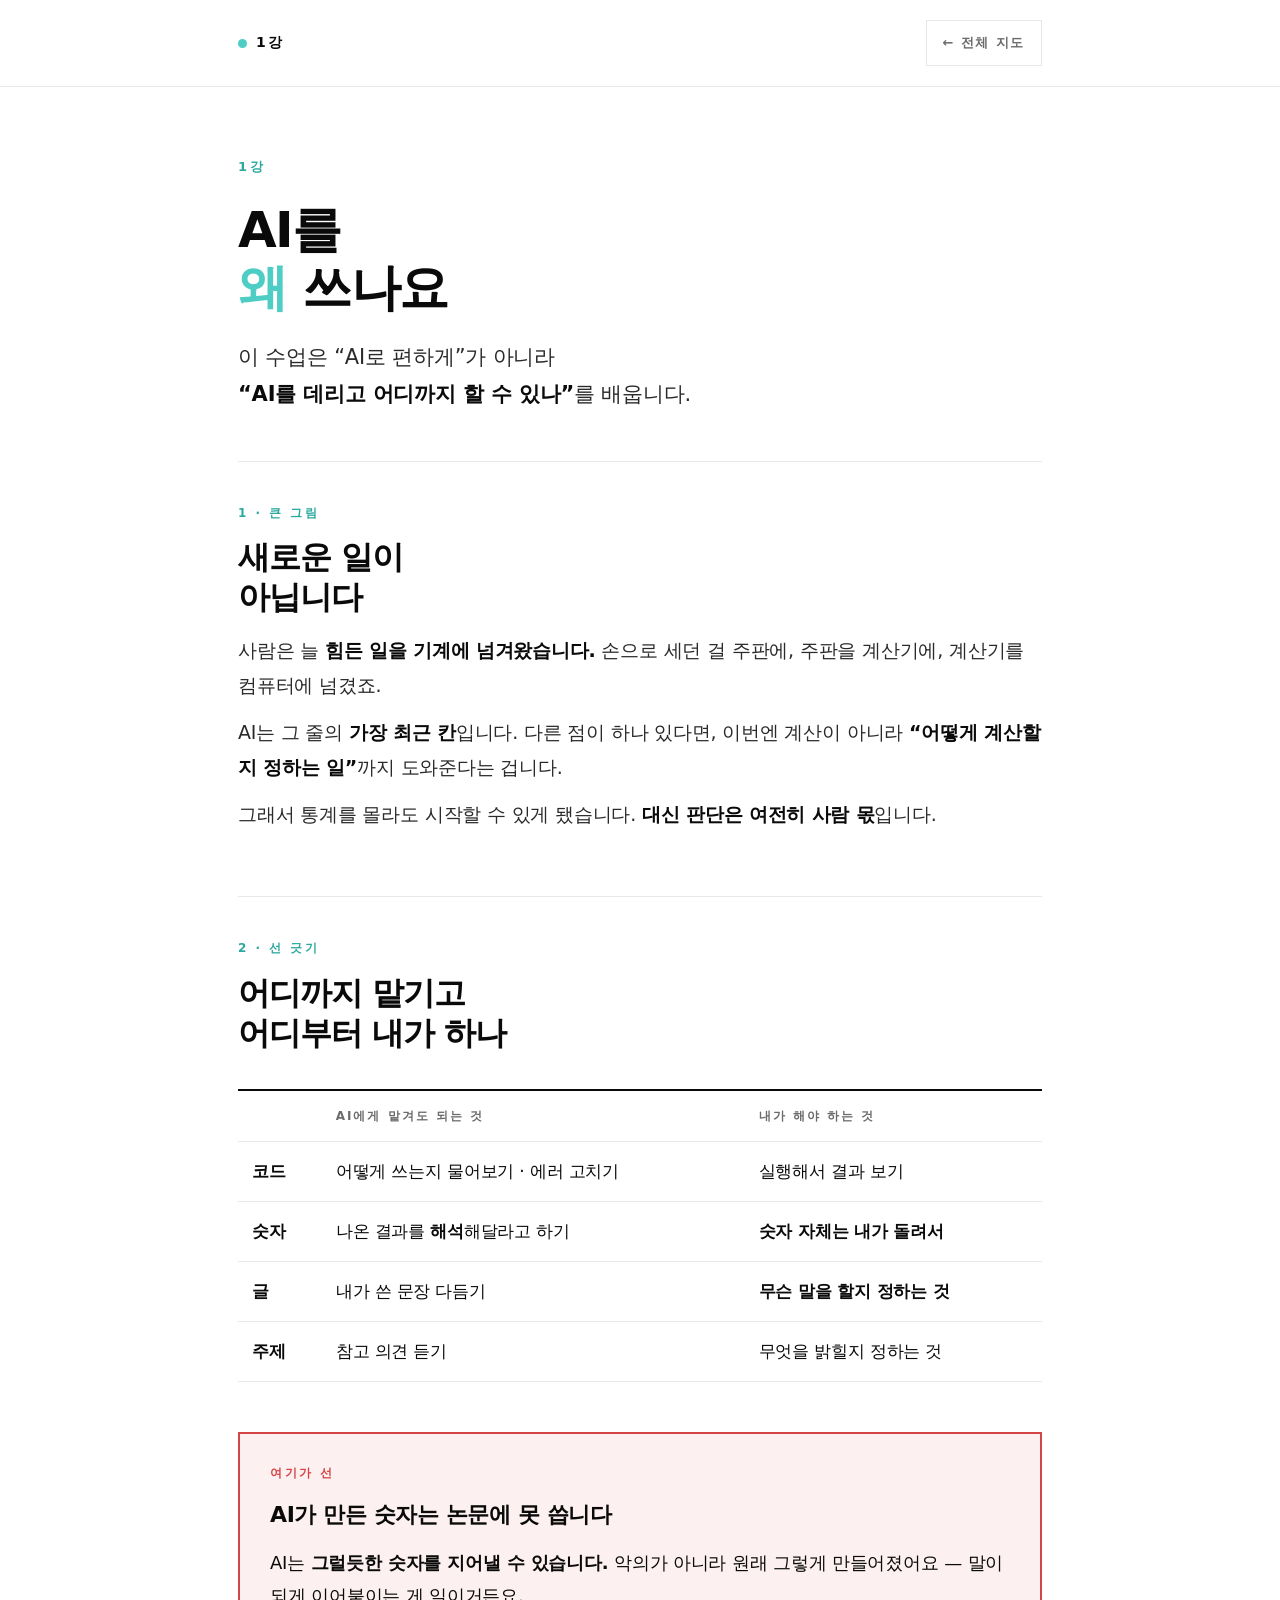
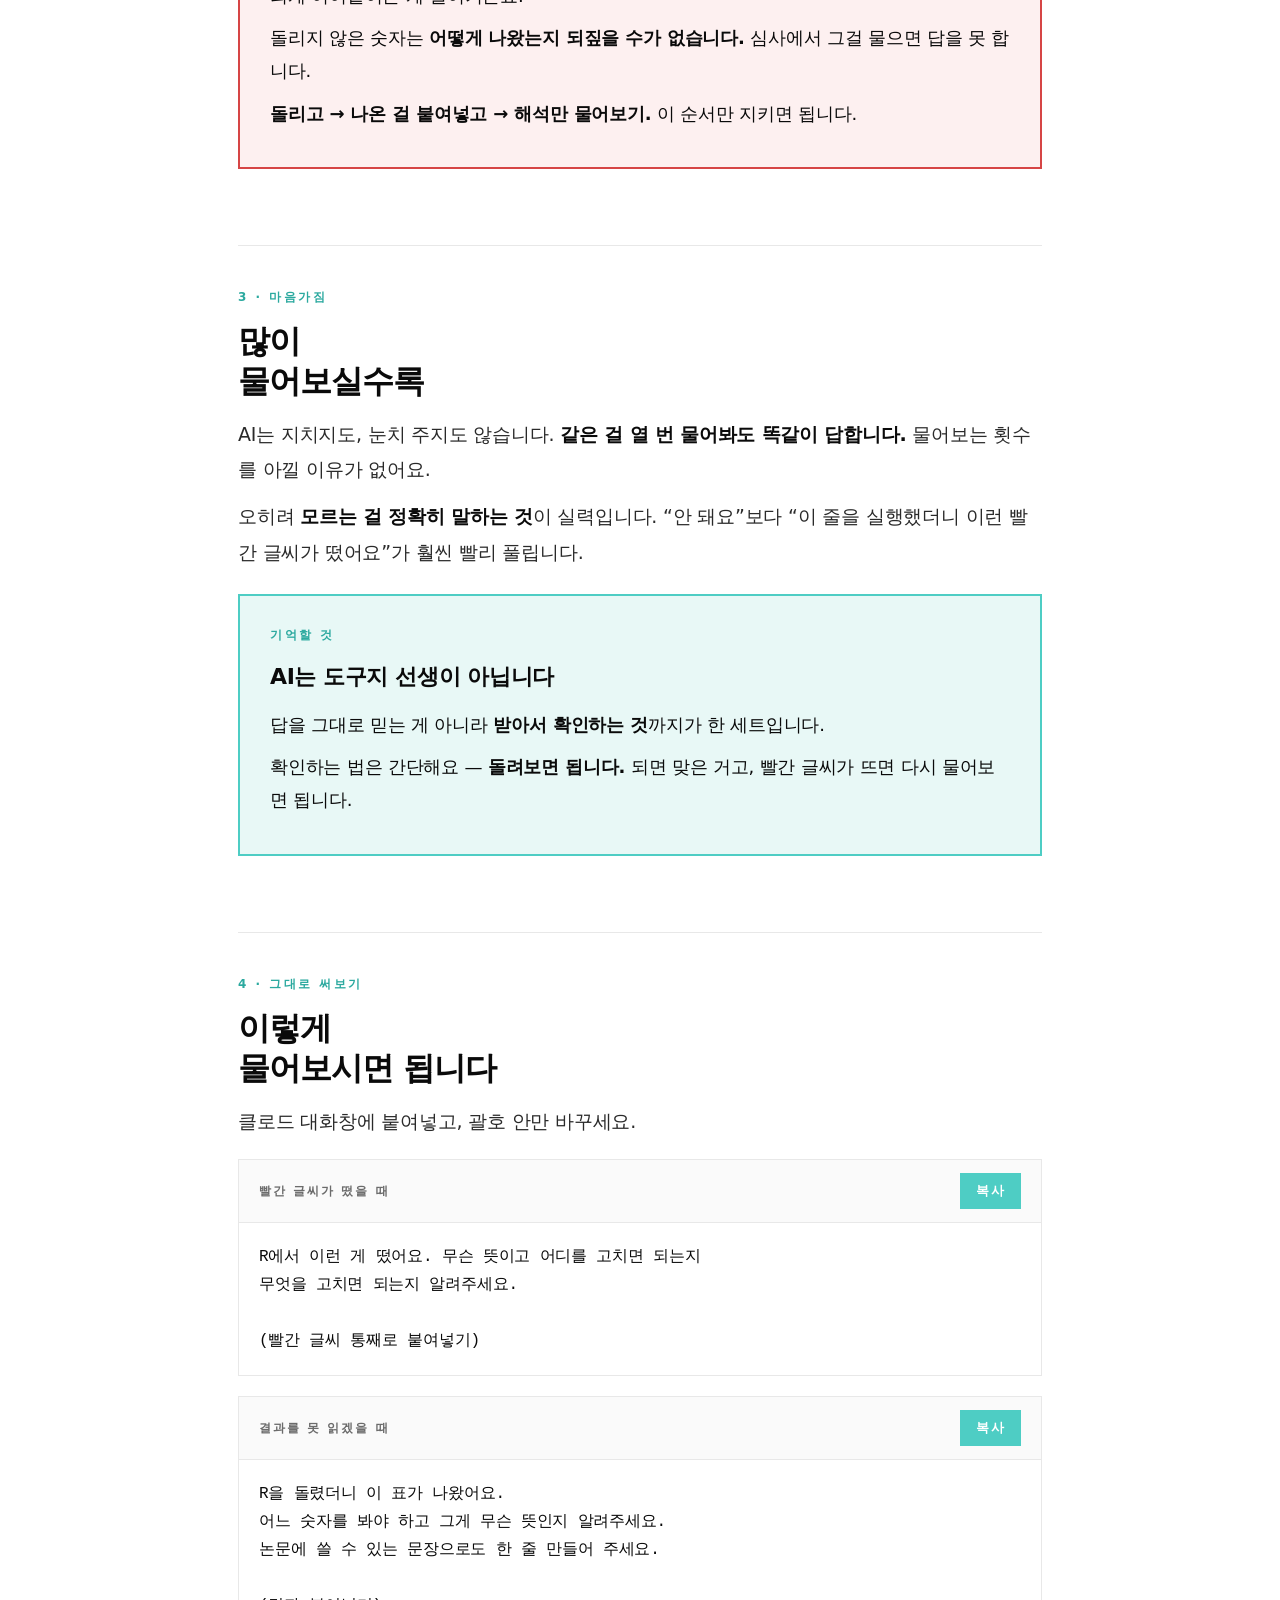
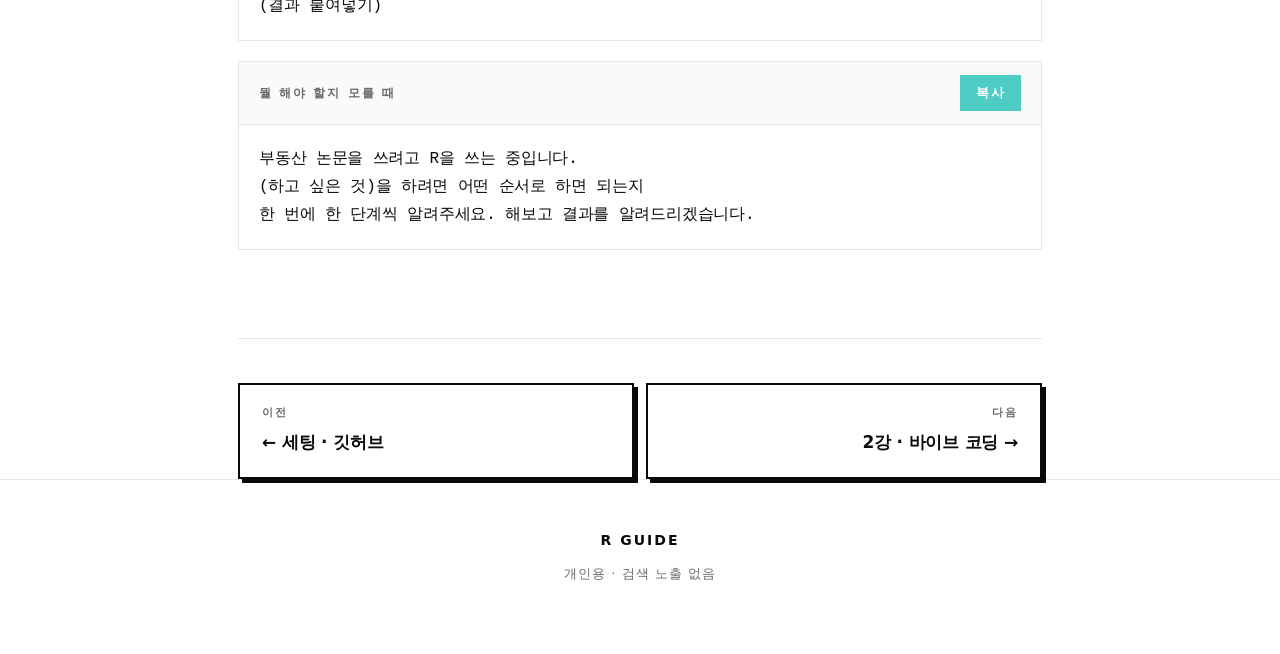
<file: g1.html>
<!doctype html>
<html lang="ko">
<head>
<meta charset="utf-8">
<meta name="viewport" content="width=device-width,initial-scale=1">
<meta name="robots" content="noindex, nofollow, noarchive, nosnippet">
<title>1강 · AI를 왜 쓰나</title>
<link rel="stylesheet" href="./guide.css">
</head>
<body>
<header class="topbar">
  <div class="container topbar-inner">
    <div class="brand"><span class="dot"></span>1강</div>
    <a class="back" href="./start.html">← 전체 지도</a>
  </div>
</header>
<section class="hero">
  <div class="container">
    <div class="kicker">1강</div>
    <h1>AI를<br><em>왜</em> 쓰나요</h1>
    <p class="lead">이 수업은 “AI로 편하게”가 아니라<br>
    <b>“AI를 데리고 어디까지 할 수 있나”</b>를 배웁니다.</p>
  </div>
</section>
<div class="container">

  <section class="block">
    <div class="tag">1 · 큰 그림</div>
    <h2>새로운 일이<br>아닙니다</h2>
    <p>사람은 늘 <b>힘든 일을 기계에 넘겨왔습니다.</b> 손으로 세던 걸 주판에, 주판을 계산기에,
    계산기를 컴퓨터에 넘겼죠.</p>
    <p>AI는 그 줄의 <b>가장 최근 칸</b>입니다. 다른 점이 하나 있다면,
    이번엔 계산이 아니라 <b>“어떻게 계산할지 정하는 일”</b>까지 도와준다는 겁니다.</p>
    <p>그래서 통계를 몰라도 시작할 수 있게 됐습니다. <b>대신 판단은 여전히 사람 몫</b>입니다.</p>
  </section>

  <section class="block">
    <div class="tag">2 · 선 긋기</div>
    <h2>어디까지 맡기고<br>어디부터 내가 하나</h2>
    <div class="tbl-wrap">
    <table>
      <tr><th></th><th>AI에게 맡겨도 되는 것</th><th>내가 해야 하는 것</th></tr>
      <tr><td><b>코드</b></td><td>어떻게 쓰는지 물어보기 · 에러 고치기</td><td>실행해서 결과 보기</td></tr>
      <tr><td><b>숫자</b></td><td>나온 결과를 <b>해석</b>해달라고 하기</td><td><b>숫자 자체는 내가 돌려서</b></td></tr>
      <tr><td><b>글</b></td><td>내가 쓴 문장 다듬기</td><td><b>무슨 말을 할지 정하는 것</b></td></tr>
      <tr><td><b>주제</b></td><td>참고 의견 듣기</td><td>무엇을 밝힐지 정하는 것</td></tr>
    </table>
    </div>
    <div class="redbox">
      <div class="c-label">여기가 선</div>
      <h3>AI가 만든 숫자는 논문에 못 씁니다</h3>
      <p>AI는 <b>그럴듯한 숫자를 지어낼 수 있습니다.</b> 악의가 아니라 원래 그렇게 만들어졌어요 —
      말이 되게 이어붙이는 게 일이거든요.</p>
      <p>돌리지 않은 숫자는 <b>어떻게 나왔는지 되짚을 수가 없습니다.</b>
      심사에서 그걸 물으면 답을 못 합니다.</p>
      <p><b>돌리고 → 나온 걸 붙여넣고 → 해석만 물어보기.</b> 이 순서만 지키면 됩니다.</p>
    </div>
  </section>

  <section class="block">
    <div class="tag">3 · 마음가짐</div>
    <h2>많이<br>물어보실수록</h2>
    <p>AI는 지치지도, 눈치 주지도 않습니다. <b>같은 걸 열 번 물어봐도 똑같이 답합니다.</b>
    물어보는 횟수를 아낄 이유가 없어요.</p>
    <p>오히려 <b>모르는 걸 정확히 말하는 것</b>이 실력입니다.
    “안 돼요”보다 “이 줄을 실행했더니 이런 빨간 글씨가 떴어요”가 훨씬 빨리 풀립니다.</p>
    <div class="calm">
      <div class="c-label">기억할 것</div>
      <h3>AI는 도구지 선생이 아닙니다</h3>
      <p>답을 그대로 믿는 게 아니라 <b>받아서 확인하는 것</b>까지가 한 세트입니다.</p>
      <p>확인하는 법은 간단해요 — <b>돌려보면 됩니다.</b> 되면 맞은 거고, 빨간 글씨가 뜨면 다시 물어보면 됩니다.</p>
    </div>
  </section>

  <section class="block">
    <div class="tag">4 · 그대로 써보기</div>
    <h2>이렇게<br>물어보시면 됩니다</h2>
    <p>클로드 대화창에 붙여넣고, 괄호 안만 바꾸세요.</p>

    <div class="try">
      <div class="try-head"><span class="lbl">빨간 글씨가 떴을 때</span><button class="copy-btn">복사</button></div>
      <pre>R에서 이런 게 떴어요. 무슨 뜻이고 어디를 고치면 되는지
무엇을 고치면 되는지 알려주세요.

(빨간 글씨 통째로 붙여넣기)</pre>
    </div>

    <div class="try">
      <div class="try-head"><span class="lbl">결과를 못 읽겠을 때</span><button class="copy-btn">복사</button></div>
      <pre>R을 돌렸더니 이 표가 나왔어요.
어느 숫자를 봐야 하고 그게 무슨 뜻인지 알려주세요.
논문에 쓸 수 있는 문장으로도 한 줄 만들어 주세요.

(결과 붙여넣기)</pre>
    </div>

    <div class="try">
      <div class="try-head"><span class="lbl">뭘 해야 할지 모를 때</span><button class="copy-btn">복사</button></div>
      <pre>부동산 논문을 쓰려고 R을 쓰는 중입니다.
(하고 싶은 것)을 하려면 어떤 순서로 하면 되는지
한 번에 한 단계씩 알려주세요. 해보고 결과를 알려드리겠습니다.</pre>
    </div>
  </section>

  <div class="nav">
    <a href="./git.html"><span class="lbl">이전</span>← 세팅 · 깃허브</a>
    <a class="next" href="./g2.html"><span class="lbl">다음</span>2강 · 바이브 코딩 →</a>
  </div>
</div>
<footer class="footer">
  <div class="container">
    <div class="line">R GUIDE</div>
    <div>개인용 · 검색 노출 없음</div>
  </div>
</footer>
<script src="./guide.js"></script>
</body>
</html>
</file>
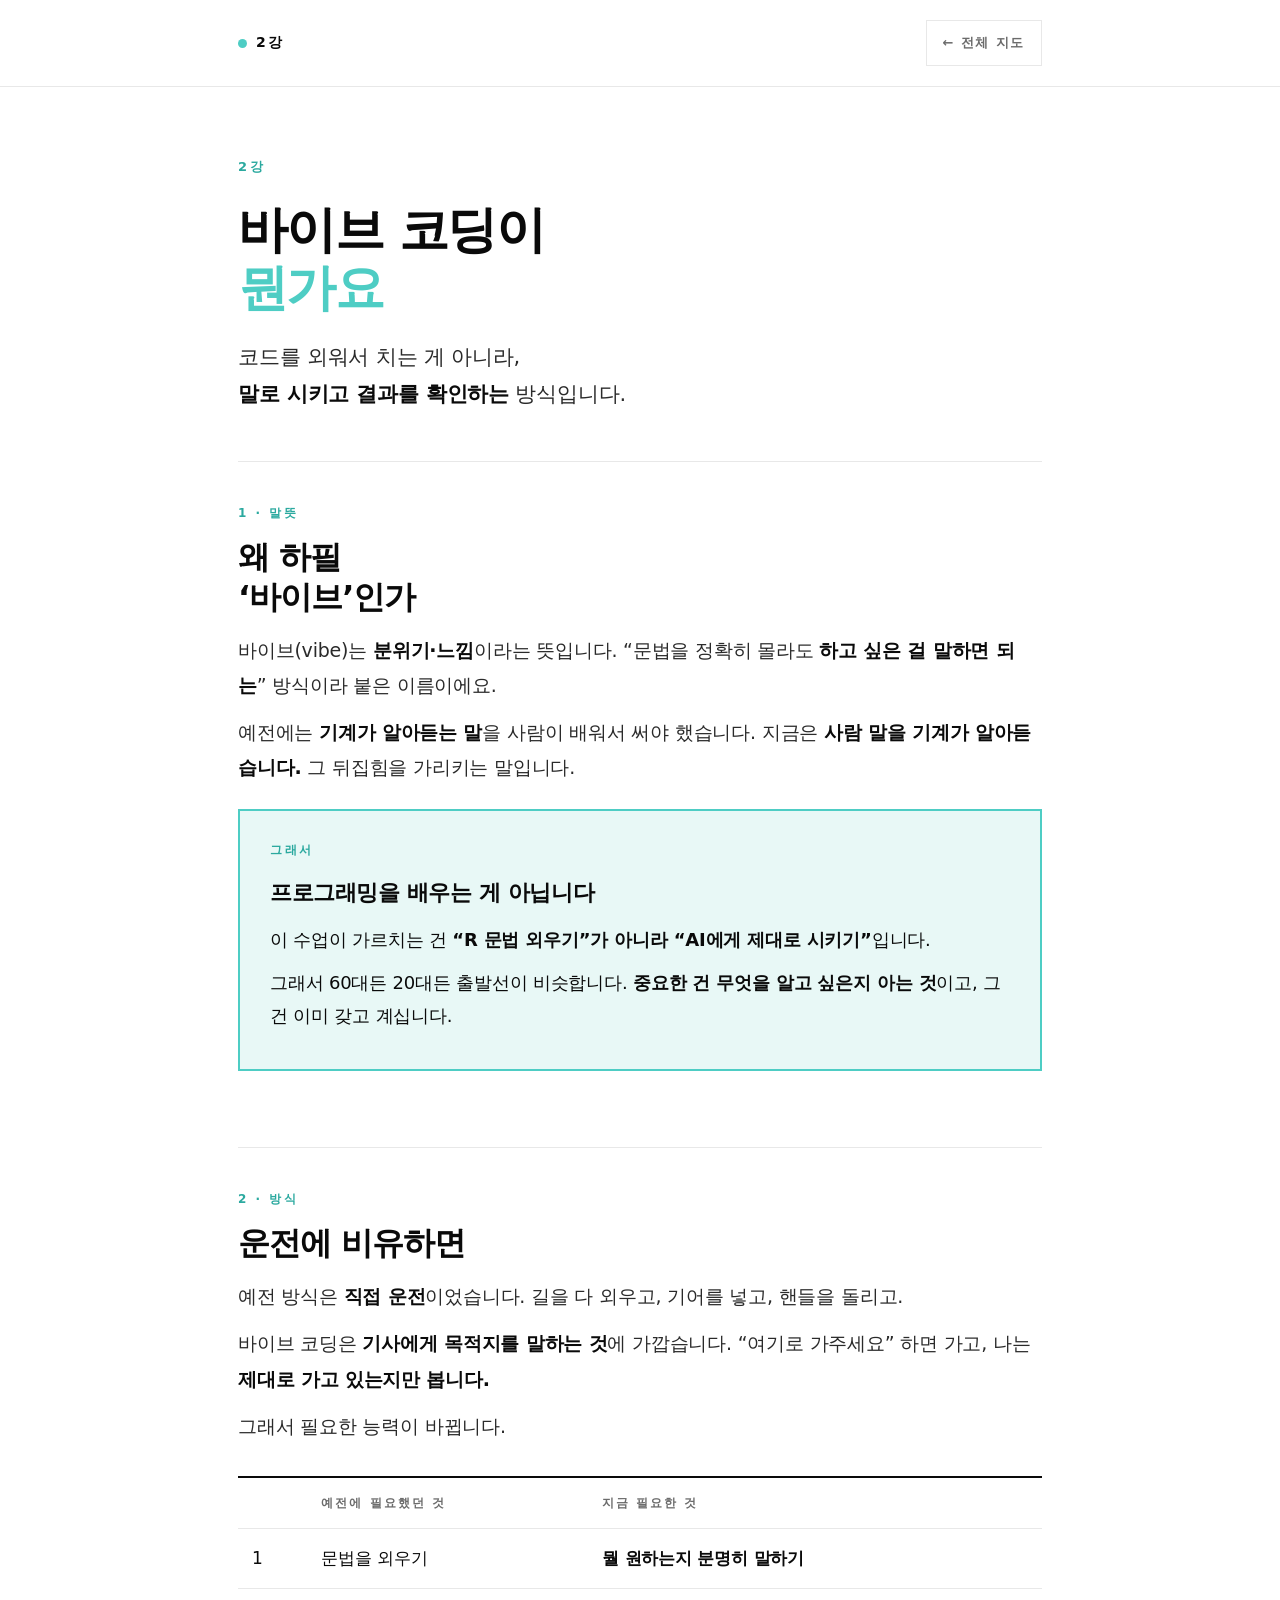
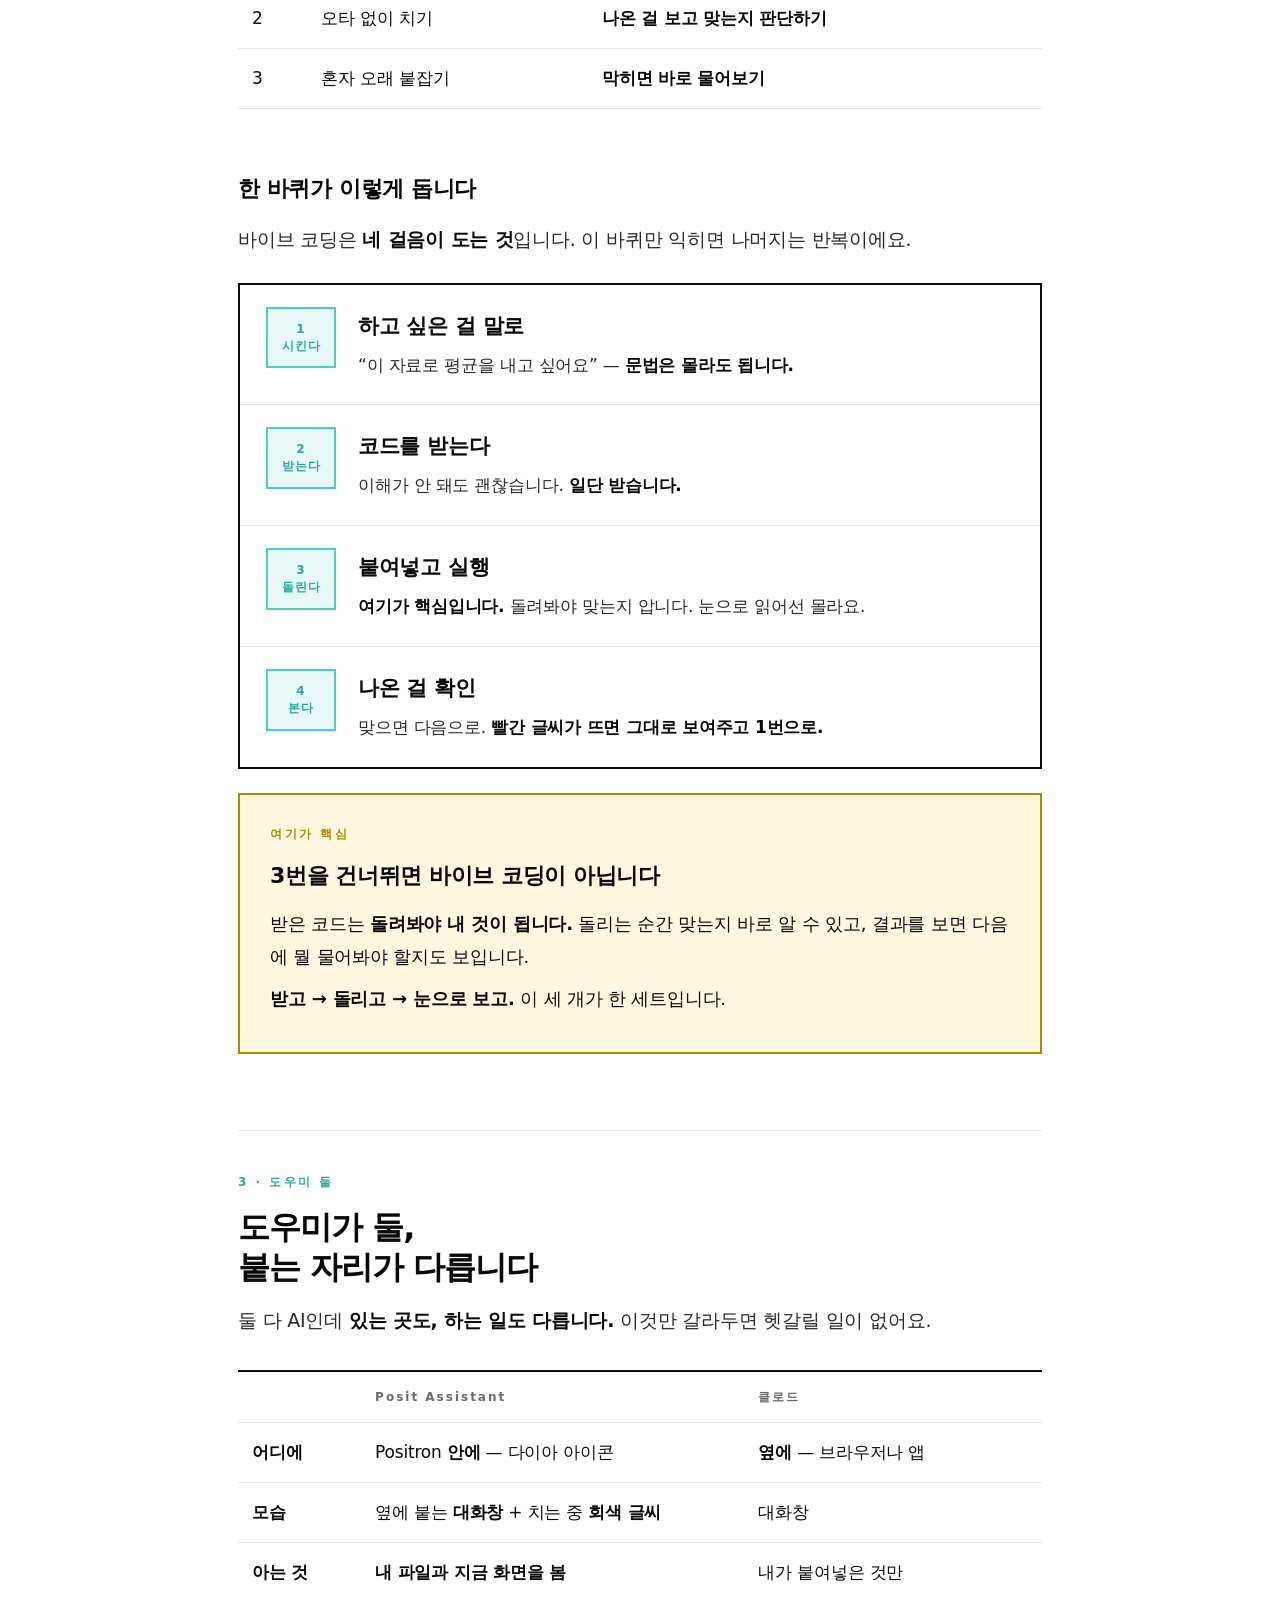
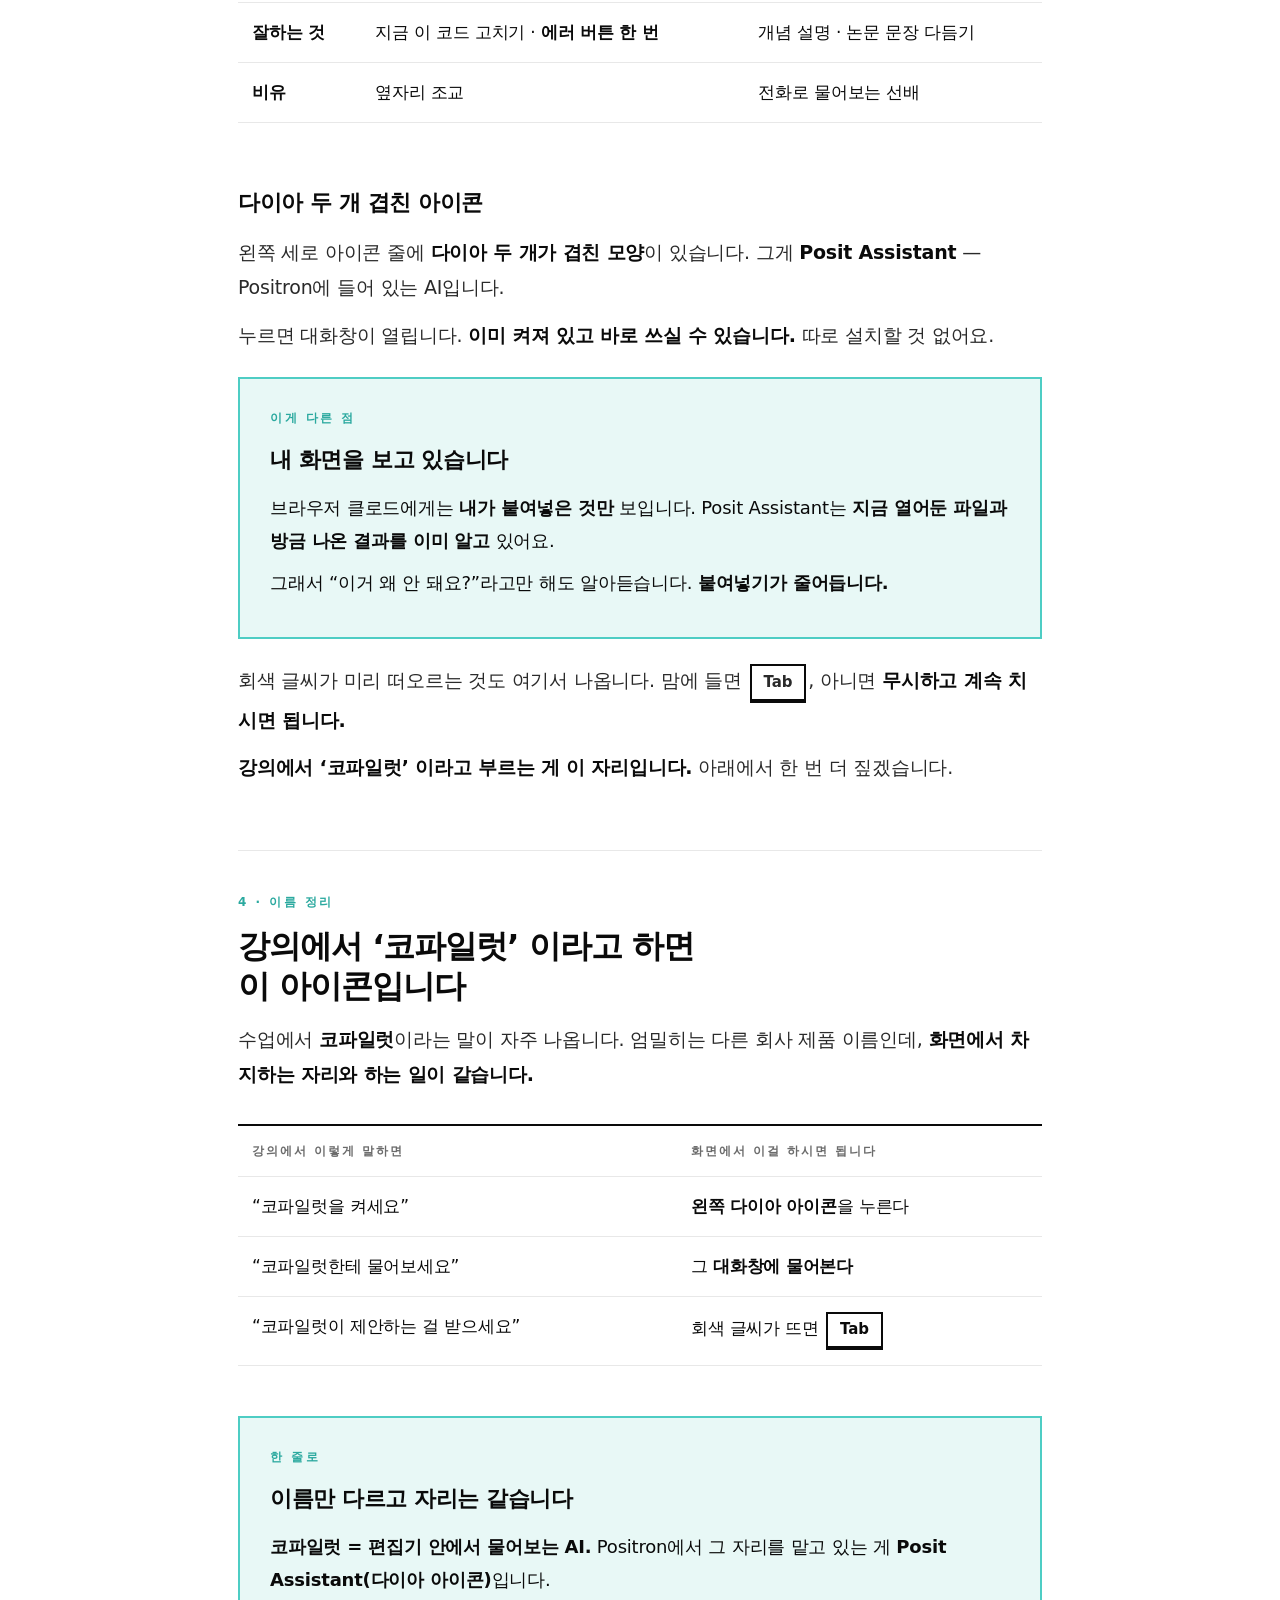
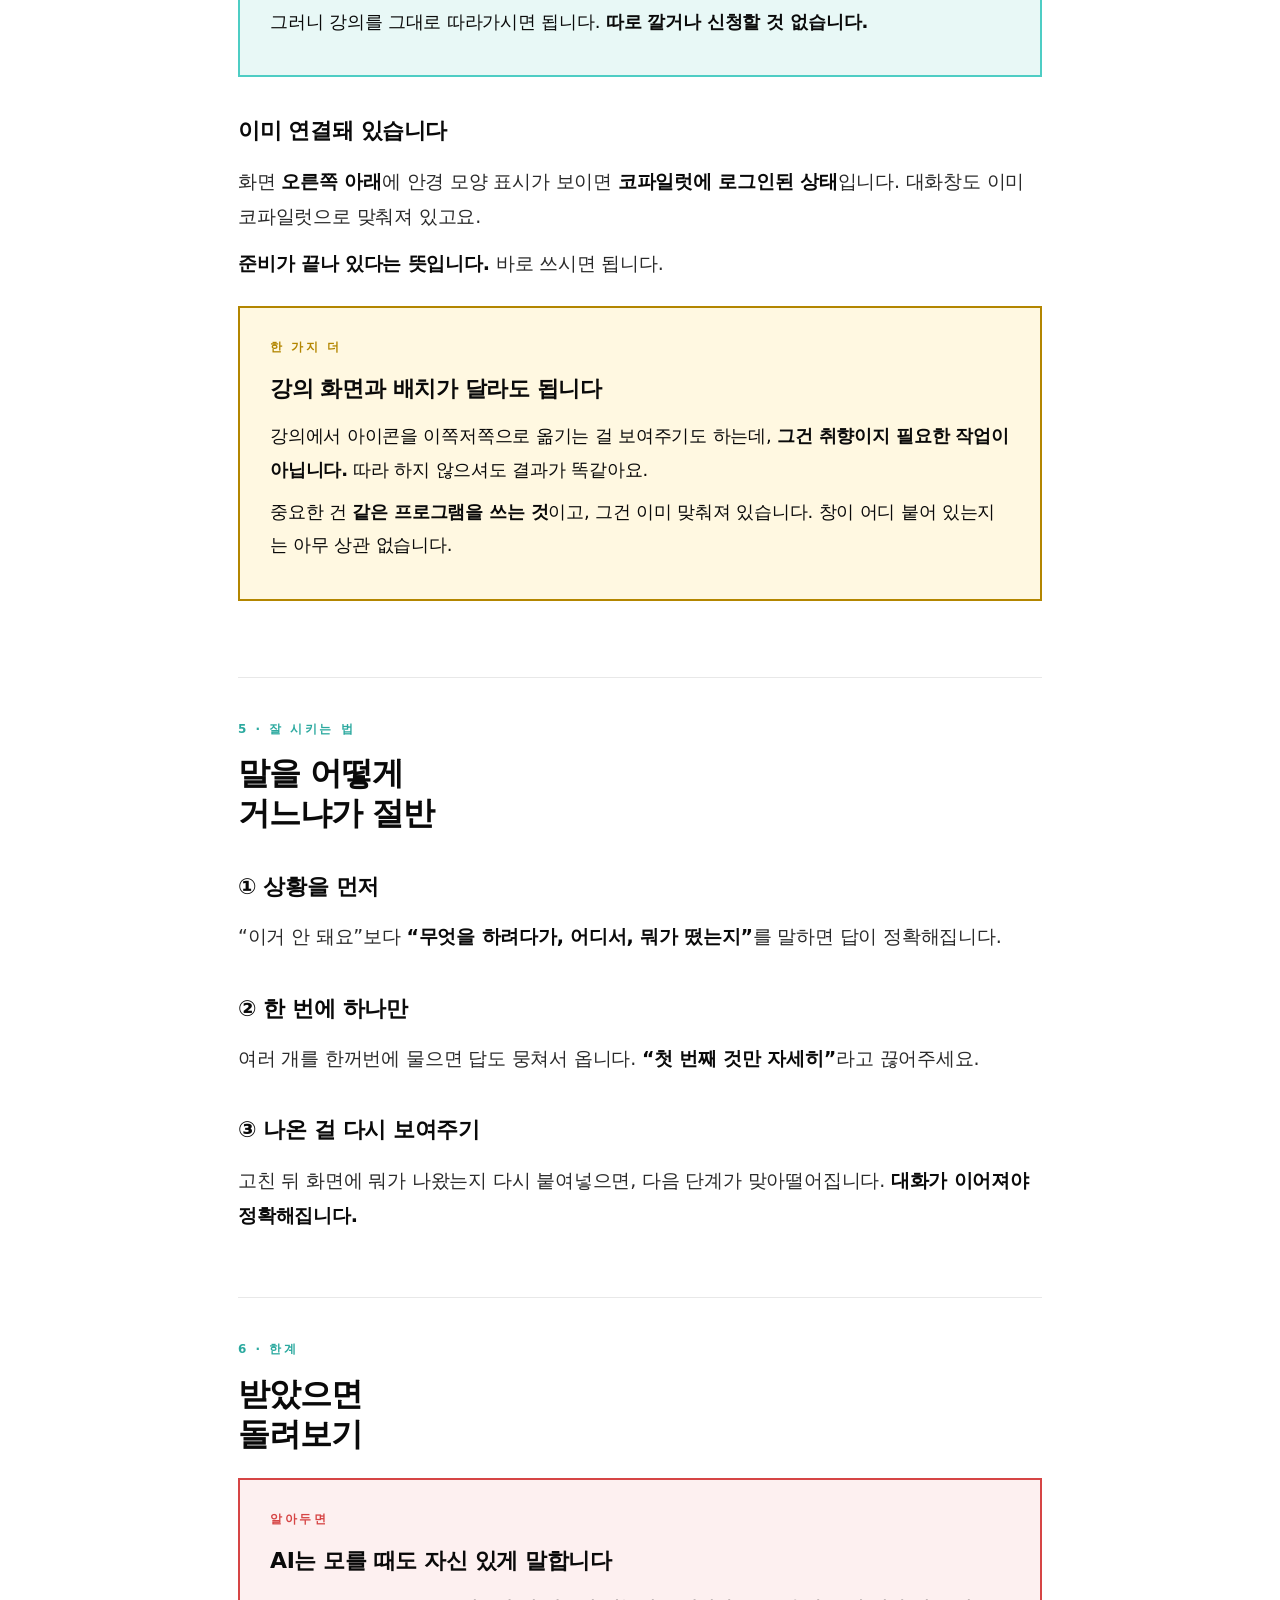
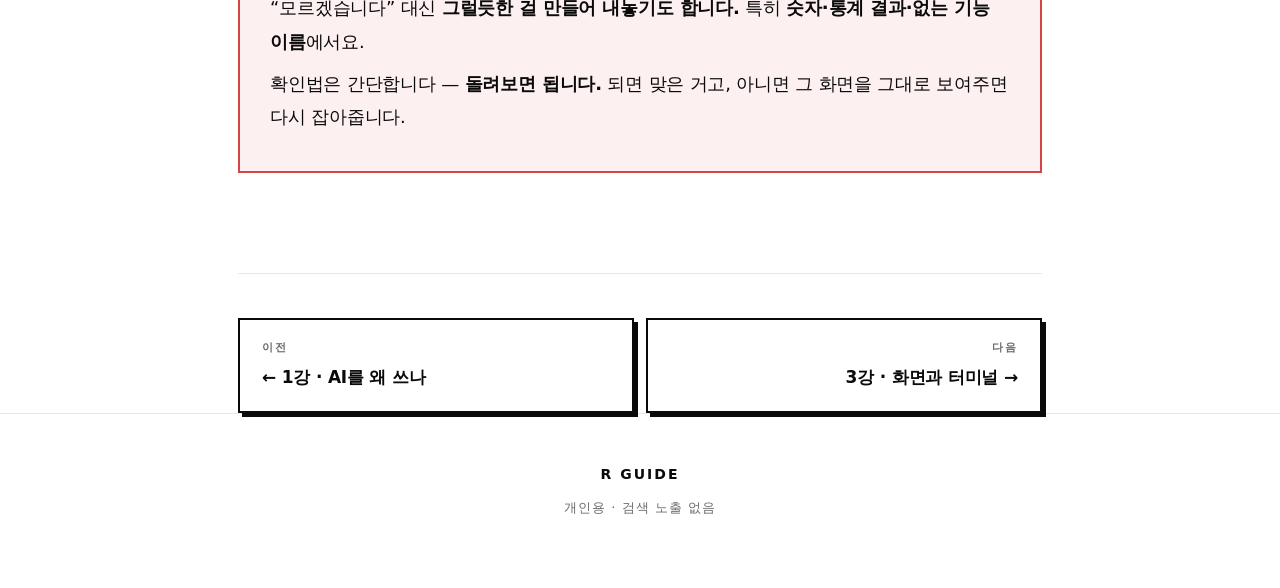
<file: g2.html>
<!doctype html>
<html lang="ko">
<head>
<meta charset="utf-8">
<meta name="viewport" content="width=device-width,initial-scale=1">
<meta name="robots" content="noindex, nofollow, noarchive, nosnippet">
<title>2강 · 바이브 코딩</title>
<link rel="stylesheet" href="./guide.css">
</head>
<body>
<header class="topbar">
  <div class="container topbar-inner">
    <div class="brand"><span class="dot"></span>2강</div>
    <a class="back" href="./start.html">← 전체 지도</a>
  </div>
</header>
<section class="hero">
  <div class="container">
    <div class="kicker">2강</div>
    <h1>바이브 코딩이<br><em>뭔가요</em></h1>
    <p class="lead">코드를 외워서 치는 게 아니라,<br>
    <b>말로 시키고 결과를 확인하는</b> 방식입니다.</p>
  </div>
</section>
<div class="container">

  <section class="block">
    <div class="tag">1 · 말뜻</div>
    <h2>왜 하필<br>‘바이브’인가</h2>
    <p>바이브(vibe)는 <b>분위기·느낌</b>이라는 뜻입니다.
    “문법을 정확히 몰라도 <b>하고 싶은 걸 말하면 되는</b>” 방식이라 붙은 이름이에요.</p>
    <p>예전에는 <b>기계가 알아듣는 말</b>을 사람이 배워서 써야 했습니다.
    지금은 <b>사람 말을 기계가 알아듣습니다.</b> 그 뒤집힘을 가리키는 말입니다.</p>
    <div class="calm">
      <div class="c-label">그래서</div>
      <h3>프로그래밍을 배우는 게 아닙니다</h3>
      <p>이 수업이 가르치는 건 <b>“R 문법 외우기”가 아니라 “AI에게 제대로 시키기”</b>입니다.</p>
      <p>그래서 60대든 20대든 출발선이 비슷합니다. <b>중요한 건 무엇을 알고 싶은지 아는 것</b>이고,
      그건 이미 갖고 계십니다.</p>
    </div>
  </section>

  <section class="block">
    <div class="tag">2 · 방식</div>
    <h2>운전에 비유하면</h2>
    <p>예전 방식은 <b>직접 운전</b>이었습니다. 길을 다 외우고, 기어를 넣고, 핸들을 돌리고.</p>
    <p>바이브 코딩은 <b>기사에게 목적지를 말하는 것</b>에 가깝습니다.
    “여기로 가주세요” 하면 가고, 나는 <b>제대로 가고 있는지만 봅니다.</b></p>
    <p>그래서 필요한 능력이 바뀝니다.</p>
    <div class="tbl-wrap">
    <table>
      <tr><th></th><th>예전에 필요했던 것</th><th>지금 필요한 것</th></tr>
      <tr><td>1</td><td>문법을 외우기</td><td><b>뭘 원하는지 분명히 말하기</b></td></tr>
      <tr><td>2</td><td>오타 없이 치기</td><td><b>나온 걸 보고 맞는지 판단하기</b></td></tr>
      <tr><td>3</td><td>혼자 오래 붙잡기</td><td><b>막히면 바로 물어보기</b></td></tr>
    </table>
    </div>

    <h3>한 바퀴가 이렇게 돕니다</h3>
    <p>바이브 코딩은 <b>네 걸음이 도는 것</b>입니다. 이 바퀴만 익히면 나머지는 반복이에요.</p>
    <div class="stack">
      <div class="layer">
        <div class="ico">1<br>시킨다</div>
        <div class="body"><h4>하고 싶은 걸 말로</h4>
        <p>“이 자료로 평균을 내고 싶어요” — <b>문법은 몰라도 됩니다.</b></p></div>
      </div>
      <div class="layer">
        <div class="ico">2<br>받는다</div>
        <div class="body"><h4>코드를 받는다</h4>
        <p>이해가 안 돼도 괜찮습니다. <b>일단 받습니다.</b></p></div>
      </div>
      <div class="layer">
        <div class="ico">3<br>돌린다</div>
        <div class="body"><h4>붙여넣고 실행</h4>
        <p><b>여기가 핵심입니다.</b> 돌려봐야 맞는지 압니다. 눈으로 읽어선 몰라요.</p></div>
      </div>
      <div class="layer">
        <div class="ico">4<br>본다</div>
        <div class="body"><h4>나온 걸 확인</h4>
        <p>맞으면 다음으로. <b>빨간 글씨가 뜨면 그대로 보여주고 1번으로.</b></p></div>
      </div>
    </div>
    <div class="goldbox">
      <div class="c-label">여기가 핵심</div>
      <h3>3번을 건너뛰면 바이브 코딩이 아닙니다</h3>
      <p>받은 코드는 <b>돌려봐야 내 것이 됩니다.</b> 돌리는 순간 맞는지 바로 알 수 있고,
      결과를 보면 다음에 뭘 물어봐야 할지도 보입니다.</p>
      <p><b>받고 → 돌리고 → 눈으로 보고.</b> 이 세 개가 한 세트입니다.</p>
    </div>
  </section>

  <section class="block">
    <div class="tag">3 · 도우미 둘</div>
    <h2>도우미가 둘,<br>붙는 자리가 다릅니다</h2>
    <p>둘 다 AI인데 <b>있는 곳도, 하는 일도 다릅니다.</b> 이것만 갈라두면 헷갈릴 일이 없어요.</p>
    <div class="tbl-wrap">
    <table>
      <tr><th></th><th>Posit Assistant</th><th>클로드</th></tr>
      <tr><td><b>어디에</b></td><td>Positron <b>안에</b> — 다이아 아이콘</td><td><b>옆에</b> — 브라우저나 앱</td></tr>
      <tr><td><b>모습</b></td><td>옆에 붙는 <b>대화창</b> + 치는 중 <b>회색 글씨</b></td><td>대화창</td></tr>
      <tr><td><b>아는 것</b></td><td><b>내 파일과 지금 화면을 봄</b></td><td>내가 붙여넣은 것만</td></tr>
      <tr><td><b>잘하는 것</b></td><td>지금 이 코드 고치기 · <b>에러 버튼 한 번</b></td><td>개념 설명 · 논문 문장 다듬기</td></tr>
      <tr><td><b>비유</b></td><td>옆자리 조교</td><td>전화로 물어보는 선배</td></tr>
    </table>
    </div>
    <h3>다이아 두 개 겹친 아이콘</h3>
    <p>왼쪽 세로 아이콘 줄에 <b>다이아 두 개가 겹친 모양</b>이 있습니다.
    그게 <b>Posit Assistant</b> — Positron에 들어 있는 AI입니다.</p>
    <p>누르면 대화창이 열립니다. <b>이미 켜져 있고 바로 쓰실 수 있습니다.</b> 따로 설치할 것 없어요.</p>

    <div class="calm">
      <div class="c-label">이게 다른 점</div>
      <h3>내 화면을 보고 있습니다</h3>
      <p>브라우저 클로드에게는 <b>내가 붙여넣은 것만</b> 보입니다.
      Posit Assistant는 <b>지금 열어둔 파일과 방금 나온 결과를 이미 알고</b> 있어요.</p>
      <p>그래서 “이거 왜 안 돼요?”라고만 해도 알아듣습니다. <b>붙여넣기가 줄어듭니다.</b></p>
    </div>

    <p>회색 글씨가 미리 떠오르는 것도 여기서 나옵니다.
    맘에 들면 <span class="key">Tab</span>, 아니면 <b>무시하고 계속 치시면 됩니다.</b></p>
    <p><b>강의에서 ‘코파일럿’ 이라고 부르는 게 이 자리입니다.</b> 아래에서 한 번 더 짚겠습니다.</p>
  </section>

  <section class="block">
    <div class="tag">4 · 이름 정리</div>
    <h2>강의에서 ‘코파일럿’ 이라고 하면<br>이 아이콘입니다</h2>
    <p>수업에서 <b>코파일럿</b>이라는 말이 자주 나옵니다.
    엄밀히는 다른 회사 제품 이름인데, <b>화면에서 차지하는 자리와 하는 일이 같습니다.</b></p>

    <div class="tbl-wrap">
    <table>
      <tr><th>강의에서 이렇게 말하면</th><th>화면에서 이걸 하시면 됩니다</th></tr>
      <tr><td>“코파일럿을 켜세요”</td><td><b>왼쪽 다이아 아이콘</b>을 누른다</td></tr>
      <tr><td>“코파일럿한테 물어보세요”</td><td>그 <b>대화창에 물어본다</b></td></tr>
      <tr><td>“코파일럿이 제안하는 걸 받으세요”</td><td>회색 글씨가 뜨면 <span class="key">Tab</span></td></tr>
    </table>
    </div>

    <div class="calm">
      <div class="c-label">한 줄로</div>
      <h3>이름만 다르고 자리는 같습니다</h3>
      <p><b>코파일럿 = 편집기 안에서 물어보는 AI.</b>
      Positron에서 그 자리를 맡고 있는 게 <b>Posit Assistant(다이아 아이콘)</b>입니다.</p>
      <p>그러니 강의를 그대로 따라가시면 됩니다. <b>따로 깔거나 신청할 것 없습니다.</b></p>
    </div>

    <h3>이미 연결돼 있습니다</h3>
    <p>화면 <b>오른쪽 아래</b>에 안경 모양 표시가 보이면 <b>코파일럿에 로그인된 상태</b>입니다.
    대화창도 이미 코파일럿으로 맞춰져 있고요.</p>
    <p><b>준비가 끝나 있다는 뜻입니다.</b> 바로 쓰시면 됩니다.</p>

    <div class="goldbox">
      <div class="c-label">한 가지 더</div>
      <h3>강의 화면과 배치가 달라도 됩니다</h3>
      <p>강의에서 아이콘을 이쪽저쪽으로 옮기는 걸 보여주기도 하는데,
      <b>그건 취향이지 필요한 작업이 아닙니다.</b> 따라 하지 않으셔도 결과가 똑같아요.</p>
      <p>중요한 건 <b>같은 프로그램을 쓰는 것</b>이고, 그건 이미 맞춰져 있습니다.
      창이 어디 붙어 있는지는 아무 상관 없습니다.</p>
    </div>
  </section>

  <section class="block">
    <div class="tag">5 · 잘 시키는 법</div>
    <h2>말을 어떻게<br>거느냐가 절반</h2>
    <h3>① 상황을 먼저</h3>
    <p>“이거 안 돼요”보다 <b>“무엇을 하려다가, 어디서, 뭐가 떴는지”</b>를 말하면 답이 정확해집니다.</p>
    <h3>② 한 번에 하나만</h3>
    <p>여러 개를 한꺼번에 물으면 답도 뭉쳐서 옵니다.
    <b>“첫 번째 것만 자세히”</b>라고 끊어주세요.</p>
    <h3>③ 나온 걸 다시 보여주기</h3>
    <p>고친 뒤 화면에 뭐가 나왔는지 다시 붙여넣으면, 다음 단계가 맞아떨어집니다.
    <b>대화가 이어져야 정확해집니다.</b></p>
  </section>

  <section class="block">
    <div class="tag">6 · 한계</div>
    <h2>받았으면<br>돌려보기</h2>
    <div class="redbox">
      <div class="c-label">알아두면</div>
      <h3>AI는 모를 때도 자신 있게 말합니다</h3>
      <p>“모르겠습니다” 대신 <b>그럴듯한 걸 만들어 내놓기도 합니다.</b>
      특히 <b>숫자·통계 결과·없는 기능 이름</b>에서요.</p>
      <p>확인법은 간단합니다 — <b>돌려보면 됩니다.</b> 되면 맞은 거고, 아니면 그 화면을 그대로 보여주면 다시 잡아줍니다.</p>
    </div>
  </section>

  <div class="nav">
    <a href="./g1.html"><span class="lbl">이전</span>← 1강 · AI를 왜 쓰나</a>
    <a class="next" href="./g3.html"><span class="lbl">다음</span>3강 · 화면과 터미널 →</a>
  </div>
</div>
<footer class="footer">
  <div class="container">
    <div class="line">R GUIDE</div>
    <div>개인용 · 검색 노출 없음</div>
  </div>
</footer>
<script src="./guide.js"></script>
</body>
</html>
</file>
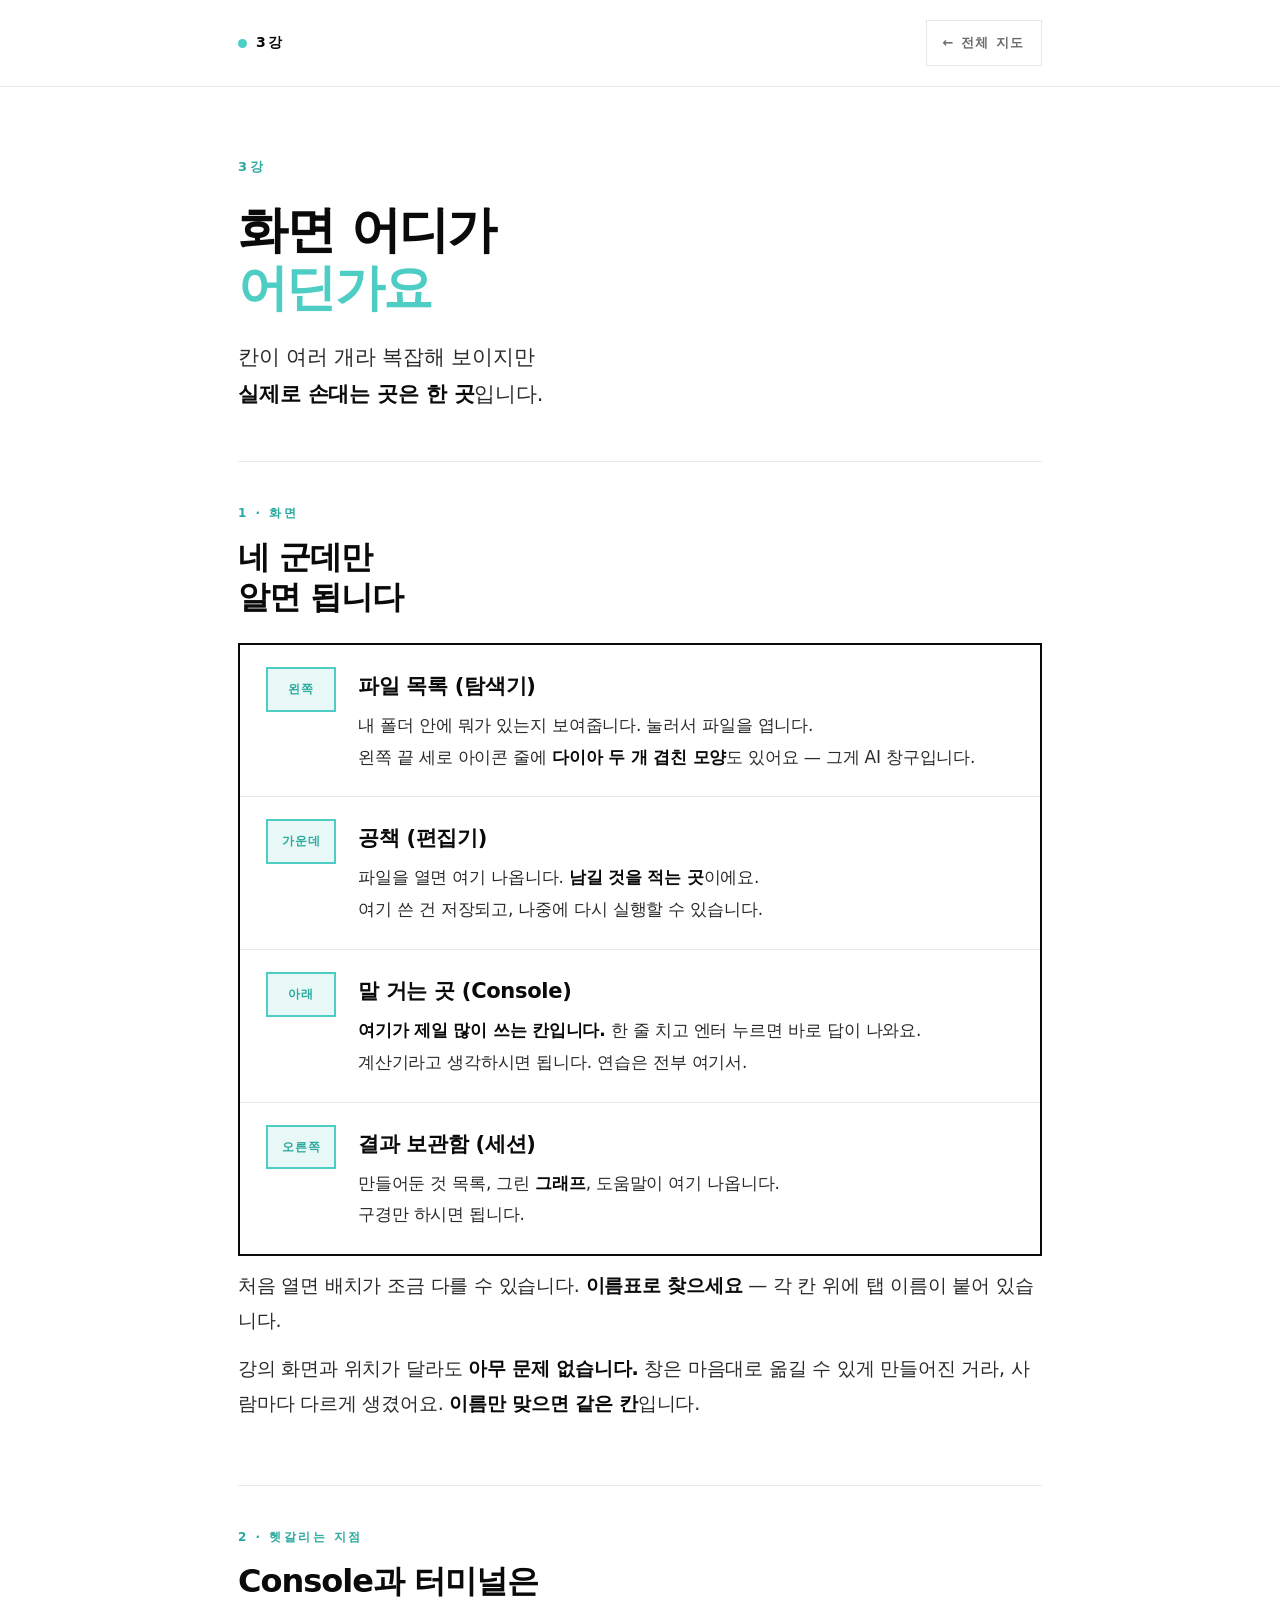
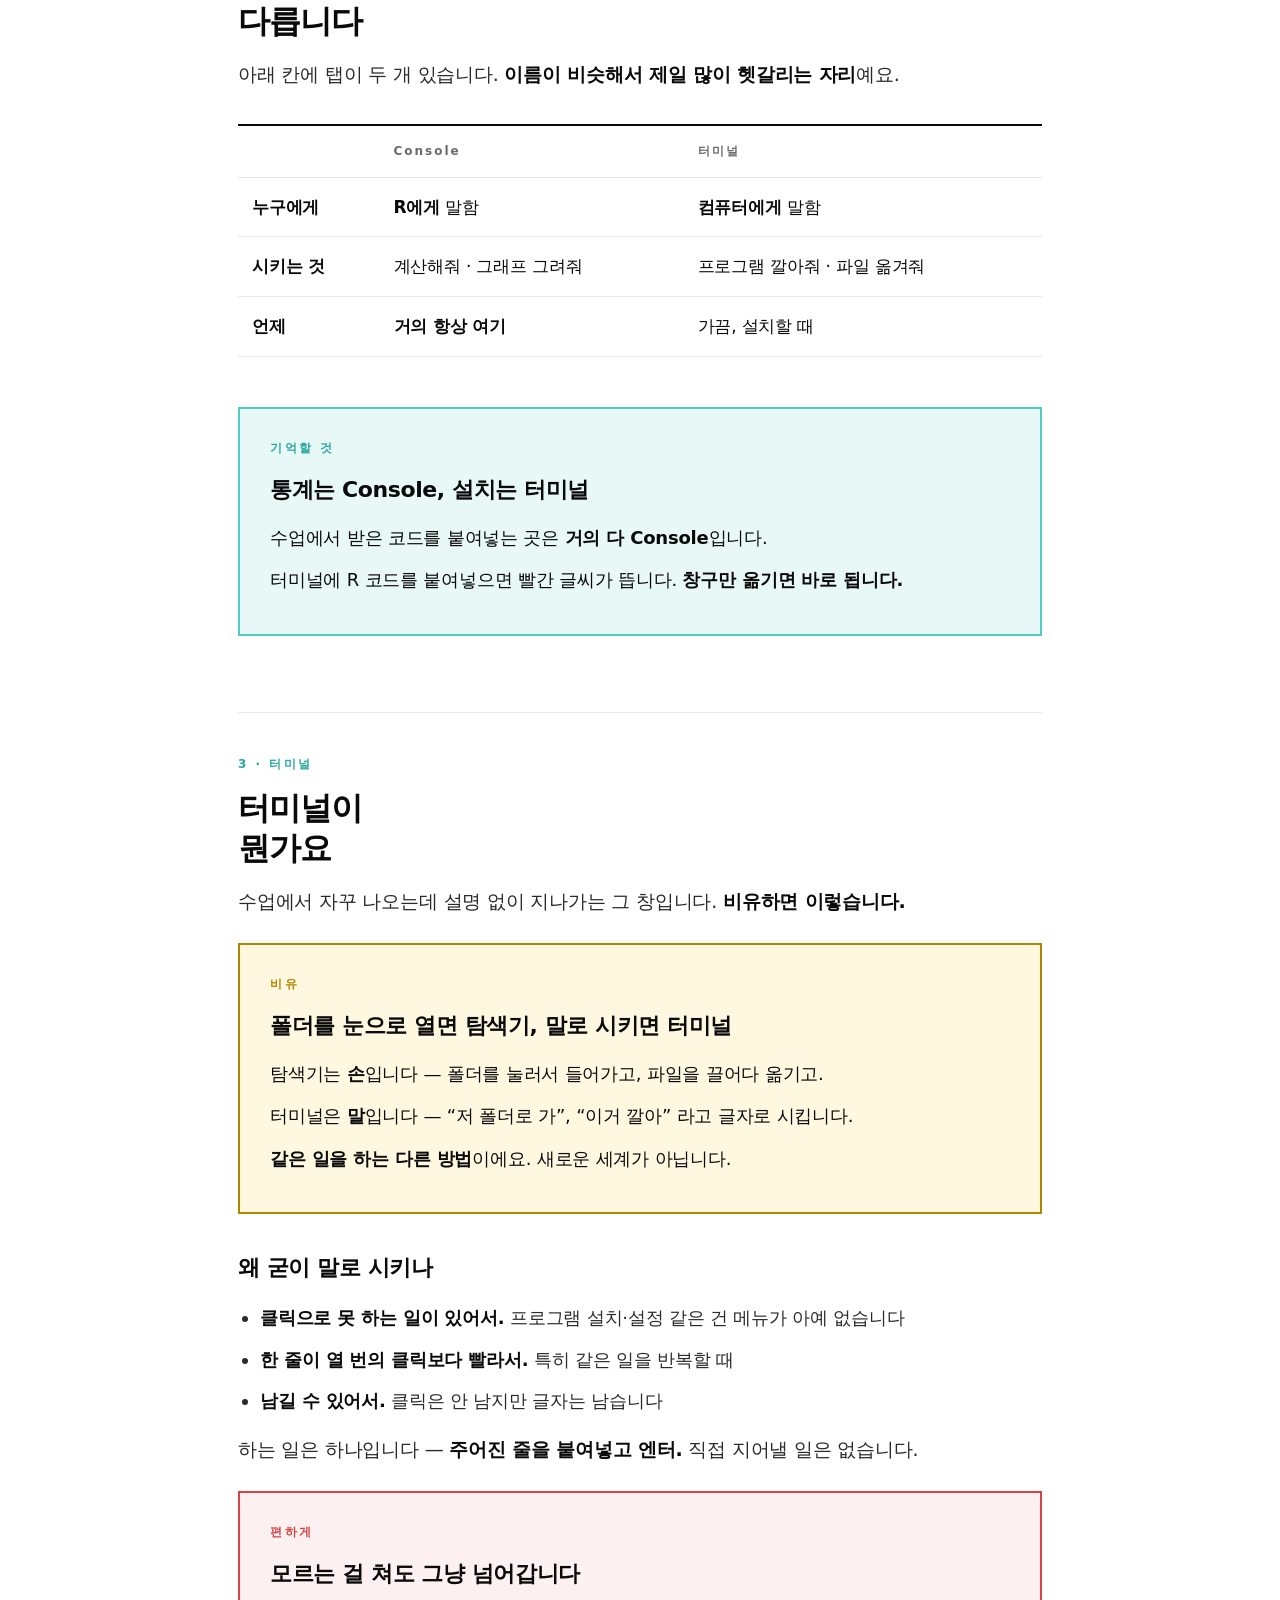
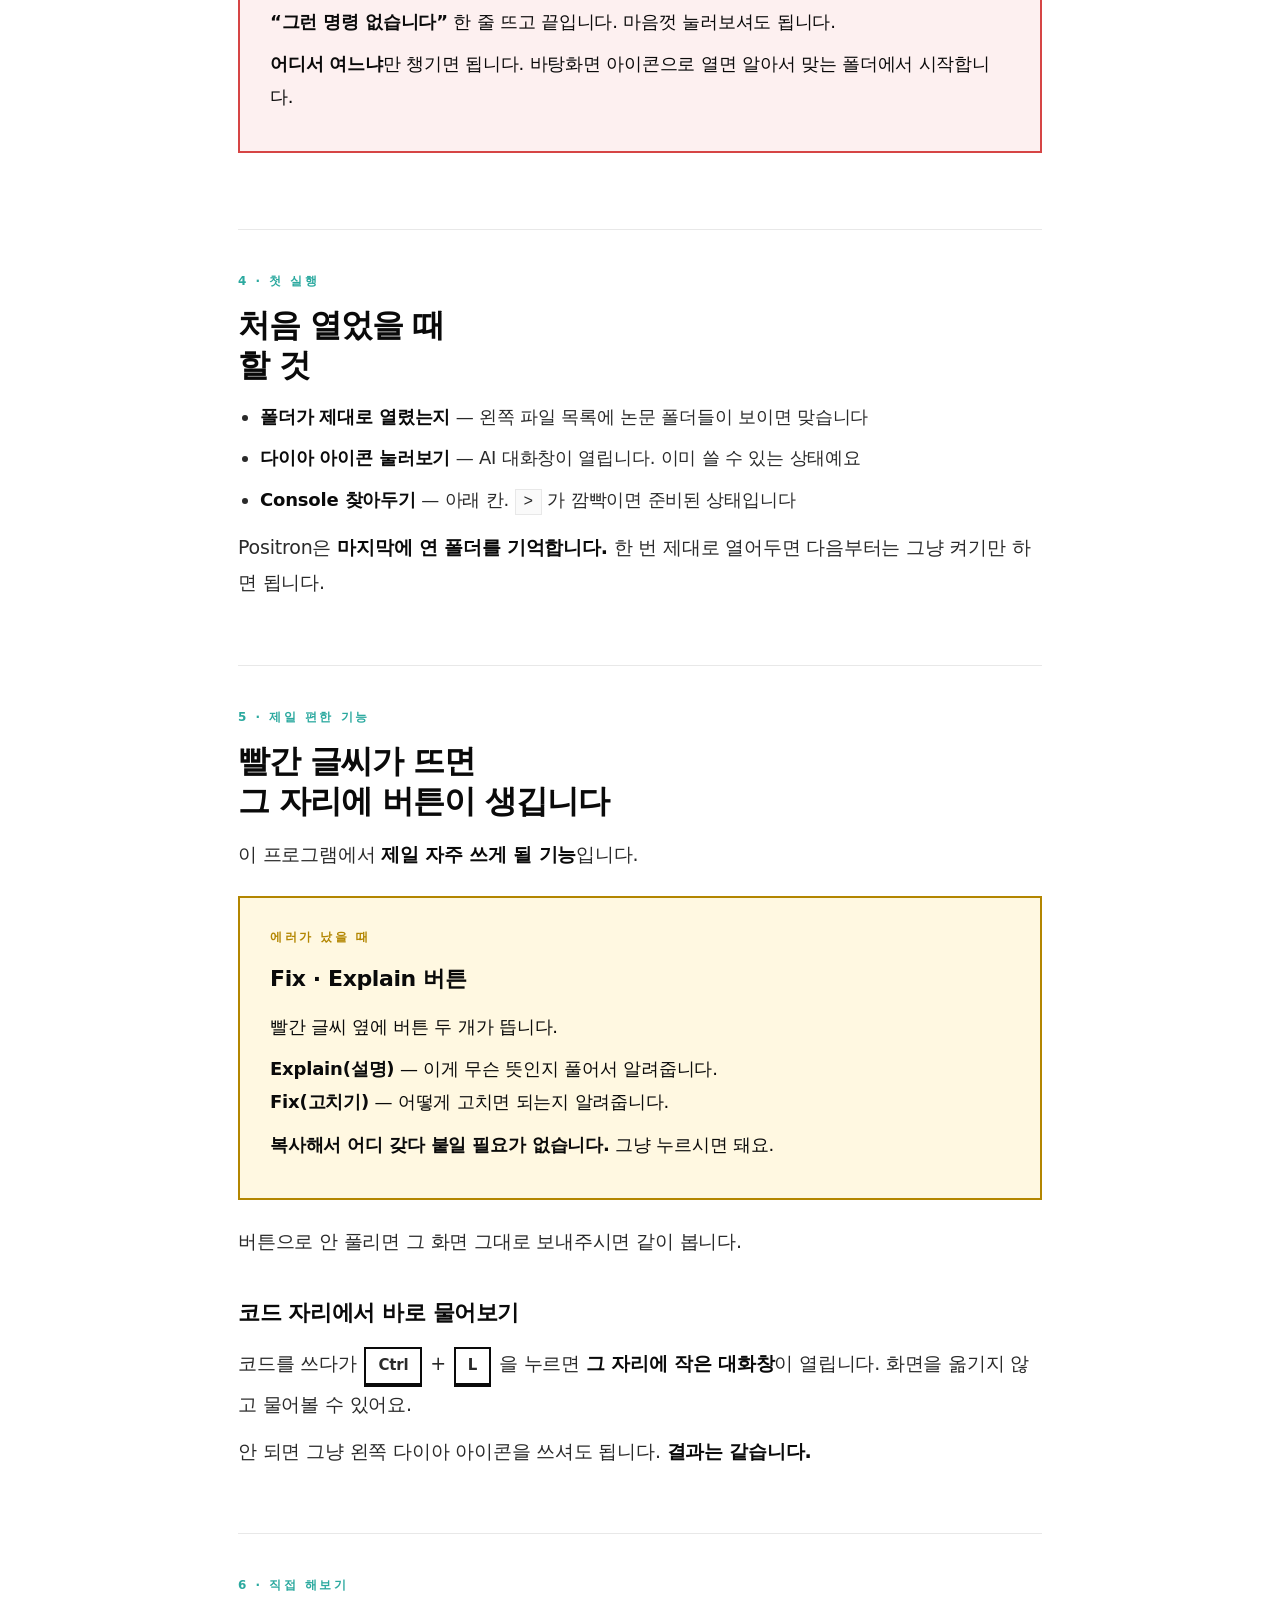
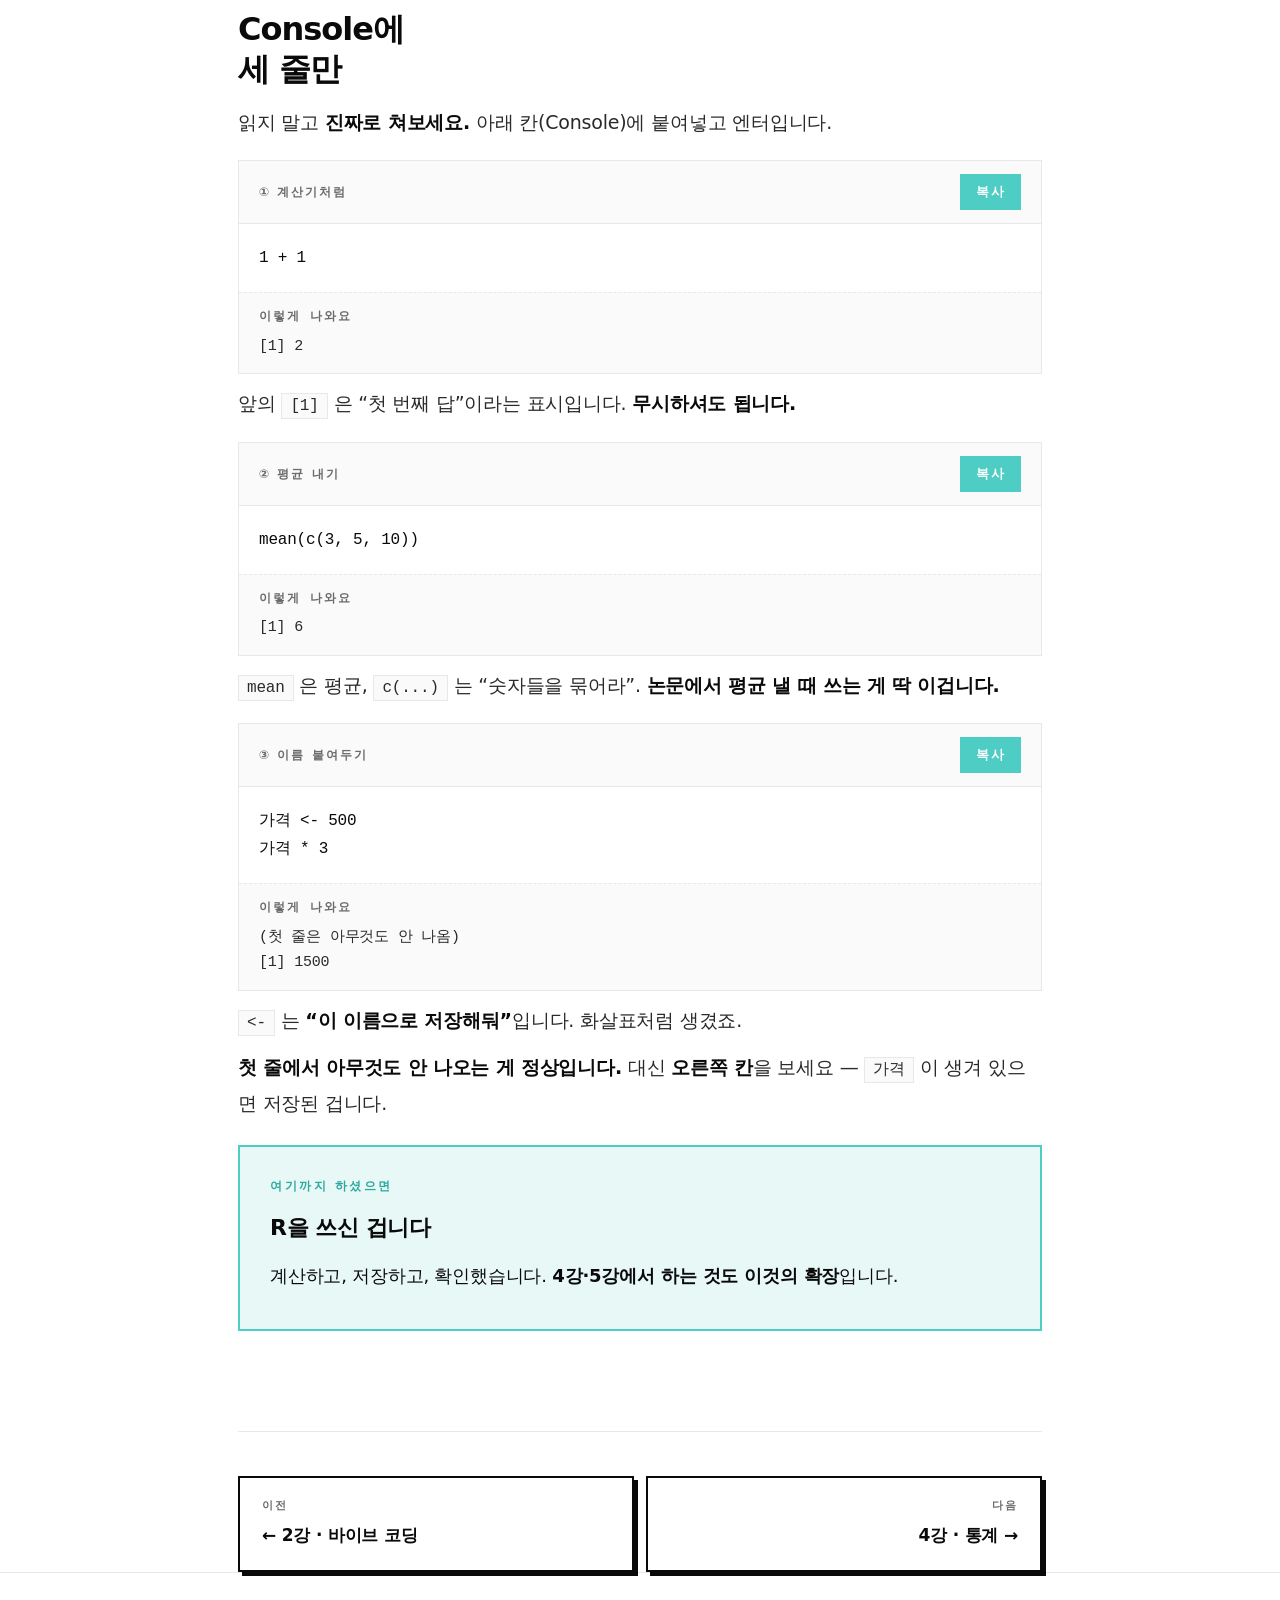
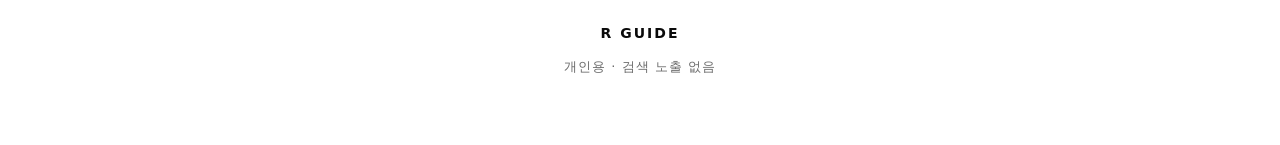
<file: g3.html>
<!doctype html>
<html lang="ko">
<head>
<meta charset="utf-8">
<meta name="viewport" content="width=device-width,initial-scale=1">
<meta name="robots" content="noindex, nofollow, noarchive, nosnippet">
<title>3강 · 화면과 터미널</title>
<link rel="stylesheet" href="./guide.css">
</head>
<body>
<header class="topbar">
  <div class="container topbar-inner">
    <div class="brand"><span class="dot"></span>3강</div>
    <a class="back" href="./start.html">← 전체 지도</a>
  </div>
</header>
<section class="hero">
  <div class="container">
    <div class="kicker">3강</div>
    <h1>화면 어디가<br><em>어딘가요</em></h1>
    <p class="lead">칸이 여러 개라 복잡해 보이지만<br>
    <b>실제로 손대는 곳은 한 곳</b>입니다.</p>
  </div>
</section>
<div class="container">

  <section class="block">
    <div class="tag">1 · 화면</div>
    <h2>네 군데만<br>알면 됩니다</h2>
    <div class="stack">
      <div class="layer">
        <div class="ico">왼쪽</div>
        <div class="body">
          <h4>파일 목록 (탐색기)</h4>
          <p>내 폴더 안에 뭐가 있는지 보여줍니다. 눌러서 파일을 엽니다.</p>
          <p>왼쪽 끝 세로 아이콘 줄에 <b>다이아 두 개 겹친 모양</b>도 있어요 — 그게 AI 창구입니다.</p>
        </div>
      </div>
      <div class="layer">
        <div class="ico">가운데</div>
        <div class="body">
          <h4>공책 (편집기)</h4>
          <p>파일을 열면 여기 나옵니다. <b>남길 것을 적는 곳</b>이에요.</p>
          <p>여기 쓴 건 저장되고, 나중에 다시 실행할 수 있습니다.</p>
        </div>
      </div>
      <div class="layer">
        <div class="ico">아래</div>
        <div class="body">
          <h4>말 거는 곳 (Console)</h4>
          <p><b>여기가 제일 많이 쓰는 칸입니다.</b> 한 줄 치고 엔터 누르면 바로 답이 나와요.</p>
          <p>계산기라고 생각하시면 됩니다. 연습은 전부 여기서.</p>
        </div>
      </div>
      <div class="layer">
        <div class="ico">오른쪽</div>
        <div class="body">
          <h4>결과 보관함 (세션)</h4>
          <p>만들어둔 것 목록, 그린 <b>그래프</b>, 도움말이 여기 나옵니다.</p>
          <p>구경만 하시면 됩니다.</p>
        </div>
      </div>
    </div>
    <p>처음 열면 배치가 조금 다를 수 있습니다. <b>이름표로 찾으세요</b> — 각 칸 위에 탭 이름이 붙어 있습니다.</p>
    <p>강의 화면과 위치가 달라도 <b>아무 문제 없습니다.</b> 창은 마음대로 옮길 수 있게 만들어진 거라,
    사람마다 다르게 생겼어요. <b>이름만 맞으면 같은 칸</b>입니다.</p>
  </section>

  <section class="block">
    <div class="tag">2 · 헷갈리는 지점</div>
    <h2>Console과 터미널은<br>다릅니다</h2>
    <p>아래 칸에 탭이 두 개 있습니다. <b>이름이 비슷해서 제일 많이 헷갈리는 자리</b>예요.</p>
    <div class="tbl-wrap">
    <table>
      <tr><th></th><th>Console</th><th>터미널</th></tr>
      <tr><td><b>누구에게</b></td><td><b>R에게</b> 말함</td><td><b>컴퓨터에게</b> 말함</td></tr>
      <tr><td><b>시키는 것</b></td><td>계산해줘 · 그래프 그려줘</td><td>프로그램 깔아줘 · 파일 옮겨줘</td></tr>
      <tr><td><b>언제</b></td><td><b>거의 항상 여기</b></td><td>가끔, 설치할 때</td></tr>
    </table>
    </div>
    <div class="calm">
      <div class="c-label">기억할 것</div>
      <h3>통계는 Console, 설치는 터미널</h3>
      <p>수업에서 받은 코드를 붙여넣는 곳은 <b>거의 다 Console</b>입니다.</p>
      <p>터미널에 R 코드를 붙여넣으면 빨간 글씨가 뜹니다. <b>창구만 옮기면 바로 됩니다.</b></p>
    </div>
  </section>

  <section class="block">
    <div class="tag">3 · 터미널</div>
    <h2>터미널이<br>뭔가요</h2>
    <p>수업에서 자꾸 나오는데 설명 없이 지나가는 그 창입니다. <b>비유하면 이렇습니다.</b></p>
    <div class="goldbox">
      <div class="c-label">비유</div>
      <h3>폴더를 눈으로 열면 탐색기, 말로 시키면 터미널</h3>
      <p>탐색기는 <b>손</b>입니다 — 폴더를 눌러서 들어가고, 파일을 끌어다 옮기고.</p>
      <p>터미널은 <b>말</b>입니다 — “저 폴더로 가”, “이거 깔아” 라고 글자로 시킵니다.</p>
      <p><b>같은 일을 하는 다른 방법</b>이에요. 새로운 세계가 아닙니다.</p>
    </div>
    <h3>왜 굳이 말로 시키나</h3>
    <ul>
      <li><b>클릭으로 못 하는 일이 있어서.</b> 프로그램 설치·설정 같은 건 메뉴가 아예 없습니다</li>
      <li><b>한 줄이 열 번의 클릭보다 빨라서.</b> 특히 같은 일을 반복할 때</li>
      <li><b>남길 수 있어서.</b> 클릭은 안 남지만 글자는 남습니다</li>
    </ul>
    <p>하는 일은 하나입니다 — <b>주어진 줄을 붙여넣고 엔터.</b>
    직접 지어낼 일은 없습니다.</p>
    <div class="redbox">
      <div class="c-label">편하게</div>
      <h3>모르는 걸 쳐도 그냥 넘어갑니다</h3>
      <p><b>“그런 명령 없습니다”</b> 한 줄 뜨고 끝입니다. 마음껏 눌러보셔도 됩니다.</p>
      <p><b>어디서 여느냐</b>만 챙기면 됩니다. 바탕화면 아이콘으로 열면 알아서 맞는 폴더에서 시작합니다.</p>
    </div>
  </section>

  <section class="block">
    <div class="tag">4 · 첫 실행</div>
    <h2>처음 열었을 때<br>할 것</h2>
    <ul>
      <li><b>폴더가 제대로 열렸는지</b> — 왼쪽 파일 목록에 논문 폴더들이 보이면 맞습니다</li>
      <li><b>다이아 아이콘 눌러보기</b> — AI 대화창이 열립니다. 이미 쓸 수 있는 상태예요</li>
      <li><b>Console 찾아두기</b> — 아래 칸. <code>&gt;</code> 가 깜빡이면 준비된 상태입니다</li>
    </ul>
    <p>Positron은 <b>마지막에 연 폴더를 기억합니다.</b> 한 번 제대로 열어두면 다음부터는 그냥 켜기만 하면 됩니다.</p>
  </section>

  <section class="block">
    <div class="tag">5 · 제일 편한 기능</div>
    <h2>빨간 글씨가 뜨면<br>그 자리에 버튼이 생깁니다</h2>
    <p>이 프로그램에서 <b>제일 자주 쓰게 될 기능</b>입니다.</p>
    <div class="goldbox">
      <div class="c-label">에러가 났을 때</div>
      <h3>Fix · Explain 버튼</h3>
      <p>빨간 글씨 옆에 버튼 두 개가 뜹니다.</p>
      <p><b>Explain(설명)</b> — 이게 무슨 뜻인지 풀어서 알려줍니다.<br>
      <b>Fix(고치기)</b> — 어떻게 고치면 되는지 알려줍니다.</p>
      <p><b>복사해서 어디 갖다 붙일 필요가 없습니다.</b> 그냥 누르시면 돼요.</p>
    </div>
    <p>버튼으로 안 풀리면 그 화면 그대로 보내주시면 같이 봅니다.</p>

    <h3>코드 자리에서 바로 물어보기</h3>
    <p>코드를 쓰다가 <span class="key">Ctrl</span> + <span class="key">L</span> 을 누르면
    <b>그 자리에 작은 대화창</b>이 열립니다. 화면을 옮기지 않고 물어볼 수 있어요.</p>
    <p>안 되면 그냥 왼쪽 다이아 아이콘을 쓰셔도 됩니다. <b>결과는 같습니다.</b></p>
  </section>

  <section class="block">
    <div class="tag">6 · 직접 해보기</div>
    <h2>Console에<br>세 줄만</h2>
    <p>읽지 말고 <b>진짜로 쳐보세요.</b> 아래 칸(Console)에 붙여넣고 엔터입니다.</p>

    <div class="try">
      <div class="try-head"><span class="lbl">① 계산기처럼</span><button class="copy-btn">복사</button></div>
      <pre>1 + 1</pre>
      <div class="out"><span class="cap">이렇게 나와요</span>[1] 2</div>
    </div>
    <p>앞의 <code>[1]</code> 은 “첫 번째 답”이라는 표시입니다. <b>무시하셔도 됩니다.</b></p>

    <div class="try">
      <div class="try-head"><span class="lbl">② 평균 내기</span><button class="copy-btn">복사</button></div>
      <pre>mean(c(3, 5, 10))</pre>
      <div class="out"><span class="cap">이렇게 나와요</span>[1] 6</div>
    </div>
    <p><code>mean</code> 은 평균, <code>c(...)</code> 는 “숫자들을 묶어라”. <b>논문에서 평균 낼 때 쓰는 게 딱 이겁니다.</b></p>

    <div class="try">
      <div class="try-head"><span class="lbl">③ 이름 붙여두기</span><button class="copy-btn">복사</button></div>
      <pre>가격 &lt;- 500
가격 * 3</pre>
      <div class="out"><span class="cap">이렇게 나와요</span>(첫 줄은 아무것도 안 나옴)
[1] 1500</div>
    </div>
    <p><code>&lt;-</code> 는 <b>“이 이름으로 저장해둬”</b>입니다. 화살표처럼 생겼죠.</p>
    <p><b>첫 줄에서 아무것도 안 나오는 게 정상입니다.</b> 대신 <b>오른쪽 칸</b>을 보세요 —
    <code>가격</code> 이 생겨 있으면 저장된 겁니다.</p>

    <div class="calm">
      <div class="c-label">여기까지 하셨으면</div>
      <h3>R을 쓰신 겁니다</h3>
      <p>계산하고, 저장하고, 확인했습니다. <b>4강·5강에서 하는 것도 이것의 확장</b>입니다.</p>
    </div>
  </section>

  <div class="nav">
    <a href="./g2.html"><span class="lbl">이전</span>← 2강 · 바이브 코딩</a>
    <a class="next" href="./g4.html"><span class="lbl">다음</span>4강 · 통계 →</a>
  </div>
</div>
<footer class="footer">
  <div class="container">
    <div class="line">R GUIDE</div>
    <div>개인용 · 검색 노출 없음</div>
  </div>
</footer>
<script src="./guide.js"></script>
</body>
</html>
</file>
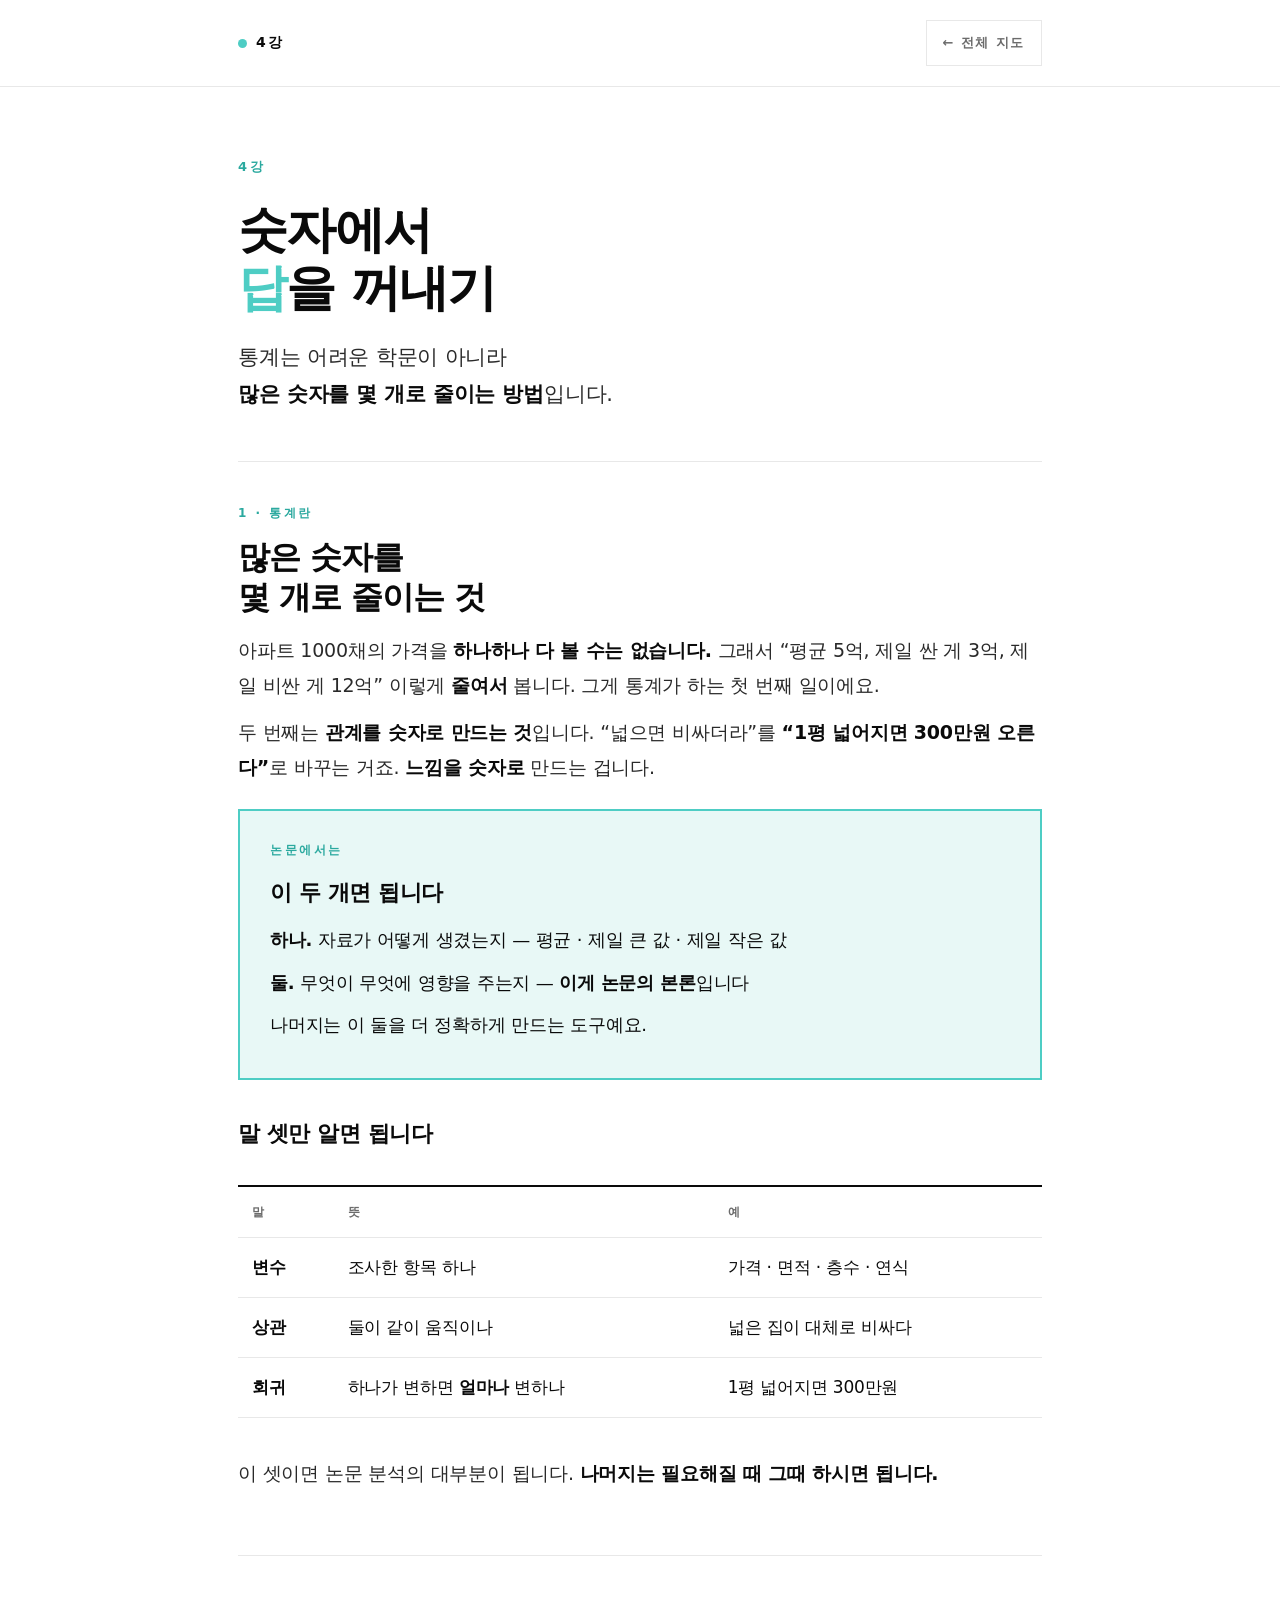
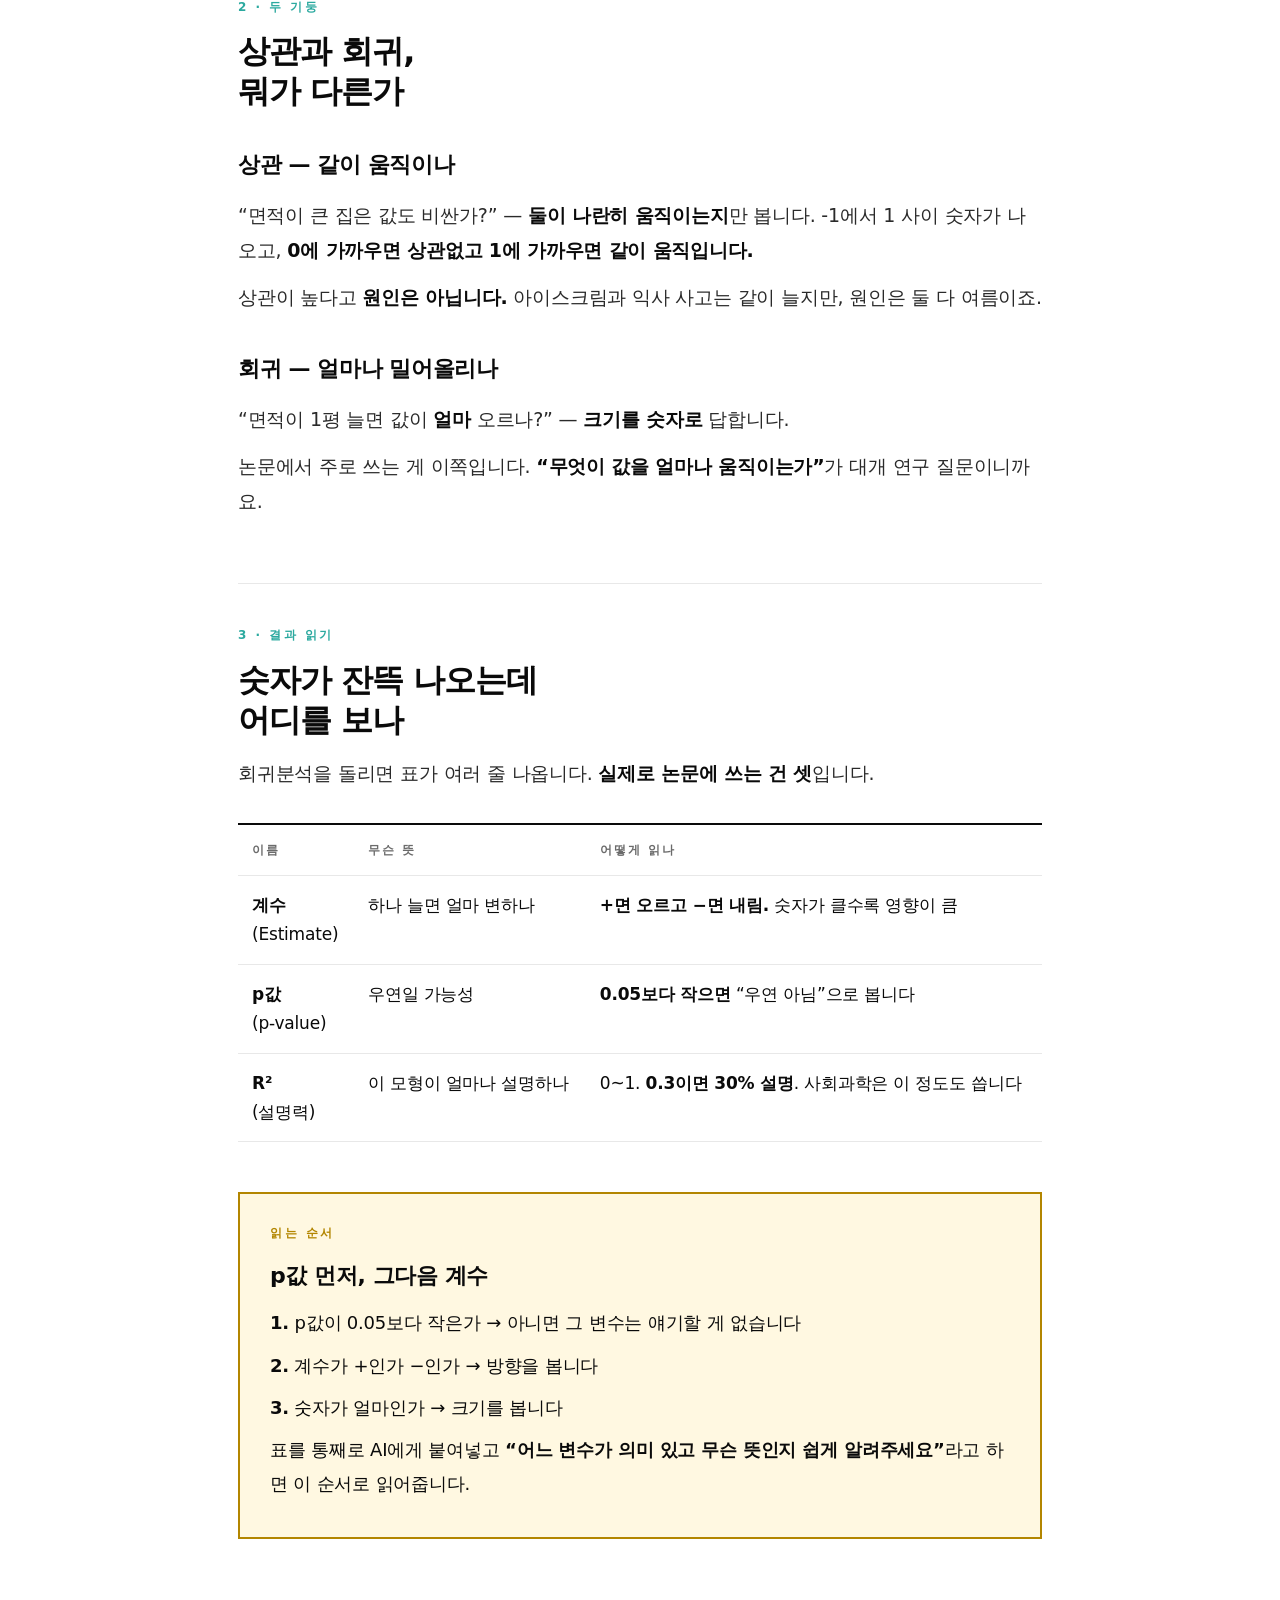
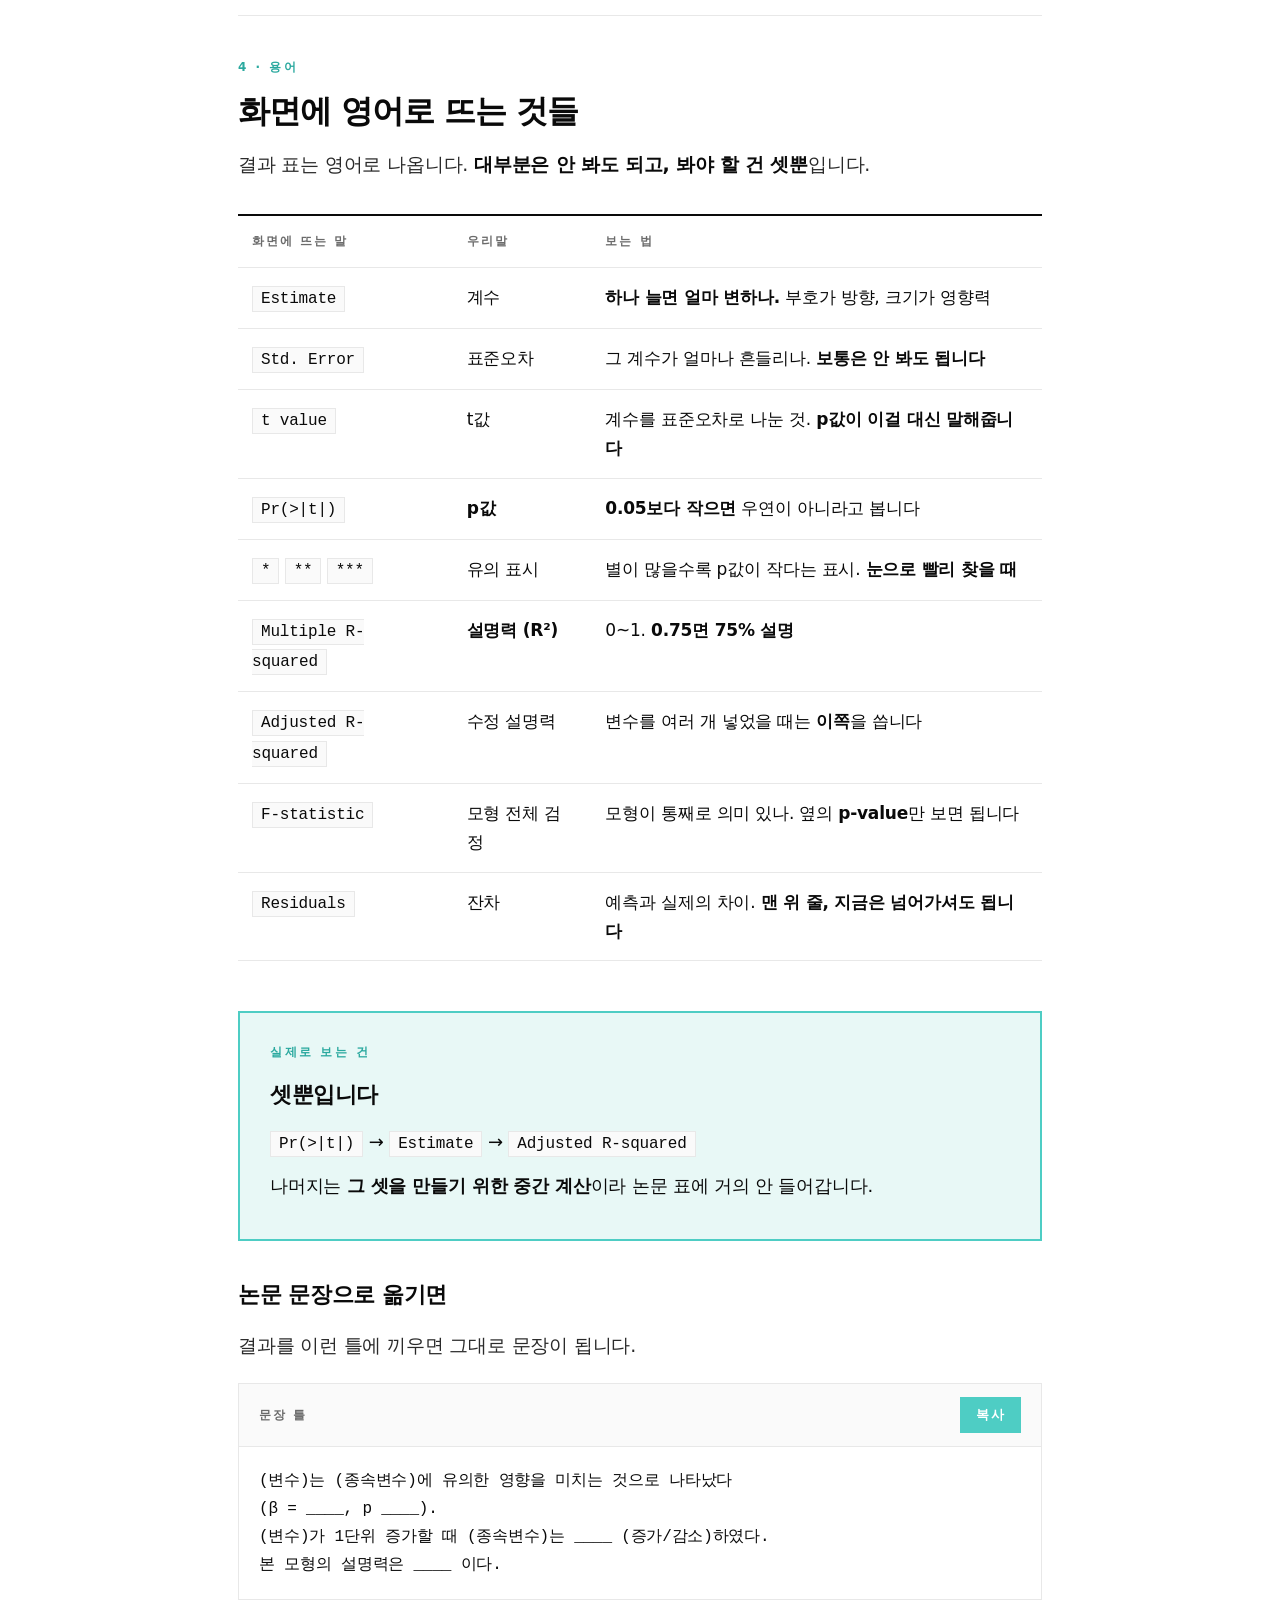
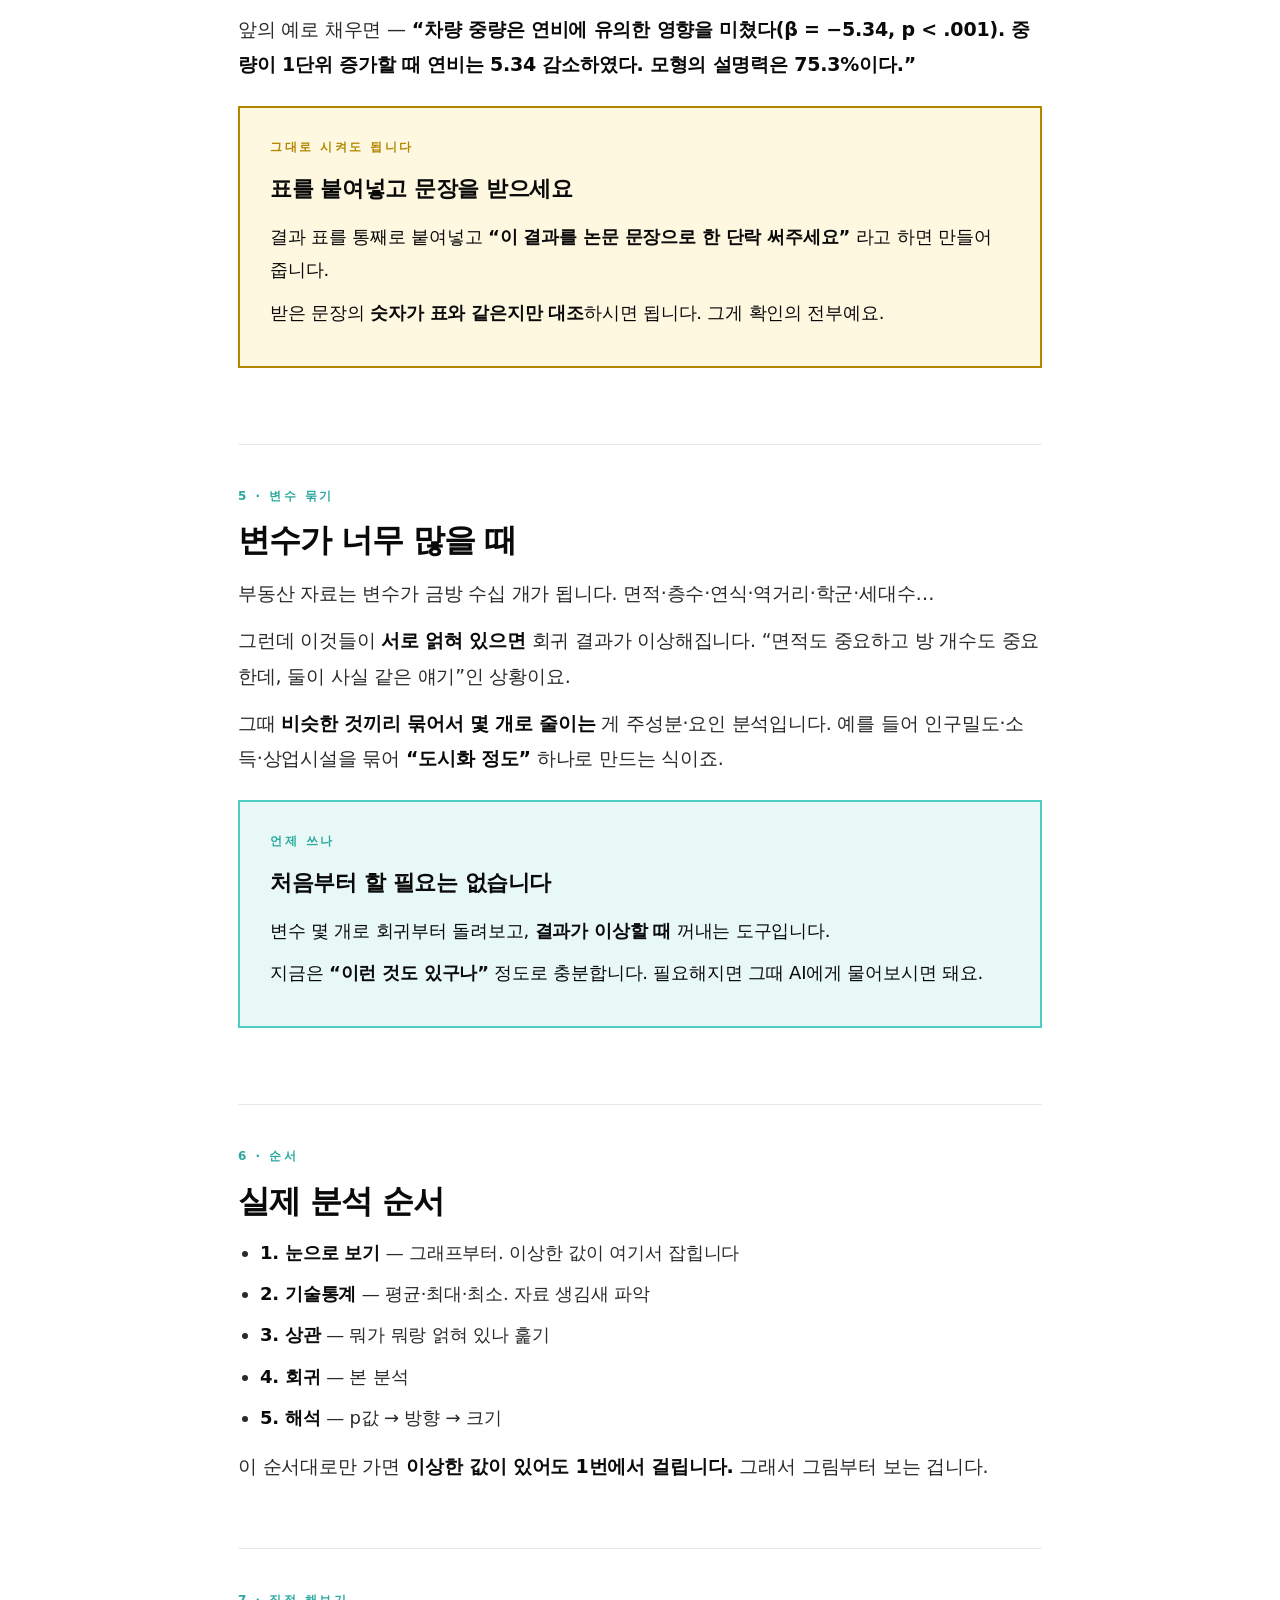
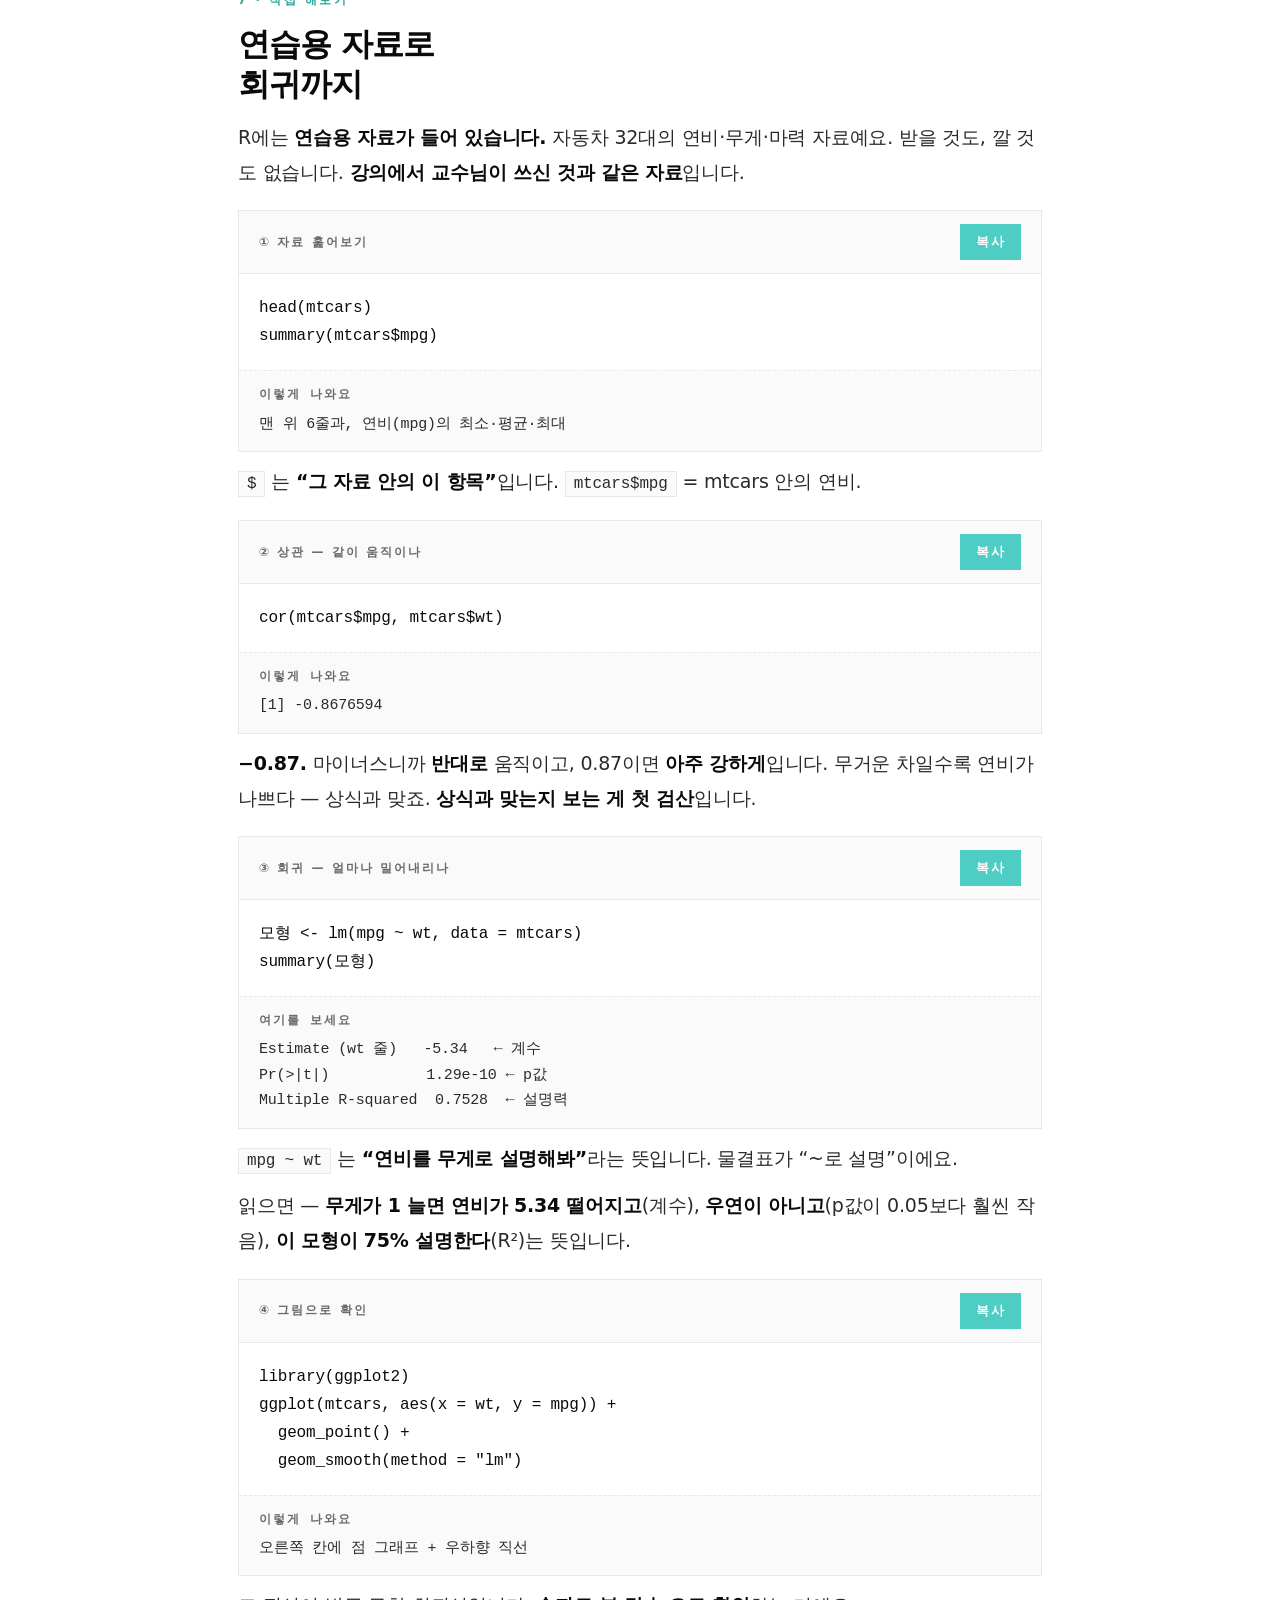
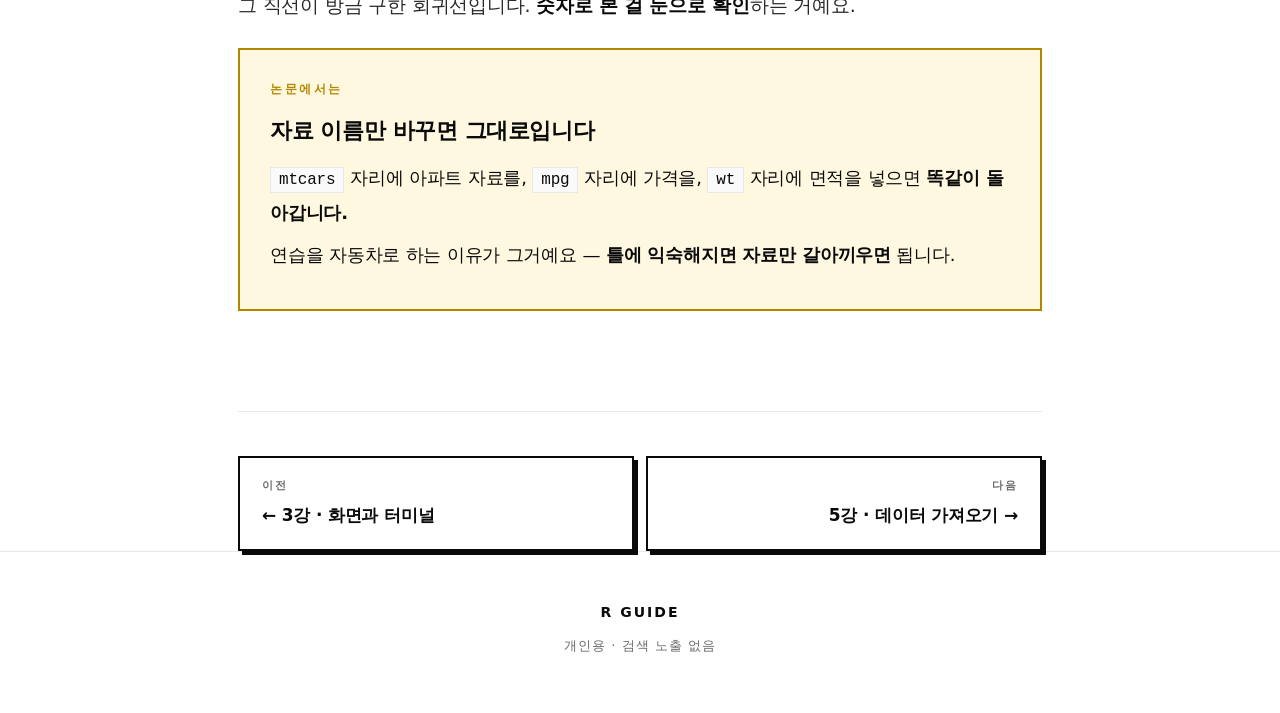
<file: g4.html>
<!doctype html>
<html lang="ko">
<head>
<meta charset="utf-8">
<meta name="viewport" content="width=device-width,initial-scale=1">
<meta name="robots" content="noindex, nofollow, noarchive, nosnippet">
<title>4강 · 통계</title>
<link rel="stylesheet" href="./guide.css">
</head>
<body>
<header class="topbar">
  <div class="container topbar-inner">
    <div class="brand"><span class="dot"></span>4강</div>
    <a class="back" href="./start.html">← 전체 지도</a>
  </div>
</header>
<section class="hero">
  <div class="container">
    <div class="kicker">4강</div>
    <h1>숫자에서<br><em>답</em>을 꺼내기</h1>
    <p class="lead">통계는 어려운 학문이 아니라<br>
    <b>많은 숫자를 몇 개로 줄이는 방법</b>입니다.</p>
  </div>
</section>
<div class="container">

  <section class="block">
    <div class="tag">1 · 통계란</div>
    <h2>많은 숫자를<br>몇 개로 줄이는 것</h2>
    <p>아파트 1000채의 가격을 <b>하나하나 다 볼 수는 없습니다.</b>
    그래서 “평균 5억, 제일 싼 게 3억, 제일 비싼 게 12억” 이렇게 <b>줄여서</b> 봅니다.
    그게 통계가 하는 첫 번째 일이에요.</p>
    <p>두 번째는 <b>관계를 숫자로 만드는 것</b>입니다.
    “넓으면 비싸더라”를 <b>“1평 넓어지면 300만원 오른다”</b>로 바꾸는 거죠.
    <b>느낌을 숫자로</b> 만드는 겁니다.</p>

    <div class="calm">
      <div class="c-label">논문에서는</div>
      <h3>이 두 개면 됩니다</h3>
      <p><b>하나.</b> 자료가 어떻게 생겼는지 — 평균 · 제일 큰 값 · 제일 작은 값</p>
      <p><b>둘.</b> 무엇이 무엇에 영향을 주는지 — <b>이게 논문의 본론</b>입니다</p>
      <p>나머지는 이 둘을 더 정확하게 만드는 도구예요.</p>
    </div>

    <h3>말 셋만 알면 됩니다</h3>
    <div class="tbl-wrap">
    <table>
      <tr><th>말</th><th>뜻</th><th>예</th></tr>
      <tr><td><b>변수</b></td><td>조사한 항목 하나</td><td>가격 · 면적 · 층수 · 연식</td></tr>
      <tr><td><b>상관</b></td><td>둘이 같이 움직이나</td><td>넓은 집이 대체로 비싸다</td></tr>
      <tr><td><b>회귀</b></td><td>하나가 변하면 <b>얼마나</b> 변하나</td><td>1평 넓어지면 300만원</td></tr>
    </table>
    </div>
    <p>이 셋이면 논문 분석의 대부분이 됩니다. <b>나머지는 필요해질 때 그때 하시면 됩니다.</b></p>
  </section>

  <section class="block">
    <div class="tag">2 · 두 기둥</div>
    <h2>상관과 회귀,<br>뭐가 다른가</h2>
    <h3>상관 — 같이 움직이나</h3>
    <p>“면적이 큰 집은 값도 비싼가?” — <b>둘이 나란히 움직이는지</b>만 봅니다.
    -1에서 1 사이 숫자가 나오고, <b>0에 가까우면 상관없고 1에 가까우면 같이 움직입니다.</b></p>
    <p>상관이 높다고 <b>원인은 아닙니다.</b> 아이스크림과 익사 사고는 같이 늘지만, 원인은 둘 다 여름이죠.</p>
    <h3>회귀 — 얼마나 밀어올리나</h3>
    <p>“면적이 1평 늘면 값이 <b>얼마</b> 오르나?” — <b>크기를 숫자로</b> 답합니다.</p>
    <p>논문에서 주로 쓰는 게 이쪽입니다. <b>“무엇이 값을 얼마나 움직이는가”</b>가 대개 연구 질문이니까요.</p>
  </section>

  <section class="block">
    <div class="tag">3 · 결과 읽기</div>
    <h2>숫자가 잔뜩 나오는데<br>어디를 보나</h2>
    <p>회귀분석을 돌리면 표가 여러 줄 나옵니다. <b>실제로 논문에 쓰는 건 셋</b>입니다.</p>
    <div class="tbl-wrap">
    <table>
      <tr><th>이름</th><th>무슨 뜻</th><th>어떻게 읽나</th></tr>
      <tr><td><b>계수</b><br>(Estimate)</td><td>하나 늘면 얼마 변하나</td><td><b>+면 오르고 −면 내림.</b> 숫자가 클수록 영향이 큼</td></tr>
      <tr><td><b>p값</b><br>(p-value)</td><td>우연일 가능성</td><td><b>0.05보다 작으면</b> “우연 아님”으로 봅니다</td></tr>
      <tr><td><b>R²</b><br>(설명력)</td><td>이 모형이 얼마나 설명하나</td><td>0~1. <b>0.3이면 30% 설명</b>. 사회과학은 이 정도도 씁니다</td></tr>
    </table>
    </div>
    <div class="goldbox">
      <div class="c-label">읽는 순서</div>
      <h3>p값 먼저, 그다음 계수</h3>
      <p><b>1.</b> p값이 0.05보다 작은가 → 아니면 그 변수는 얘기할 게 없습니다</p>
      <p><b>2.</b> 계수가 +인가 −인가 → 방향을 봅니다</p>
      <p><b>3.</b> 숫자가 얼마인가 → 크기를 봅니다</p>
      <p>표를 통째로 AI에게 붙여넣고 <b>“어느 변수가 의미 있고 무슨 뜻인지 쉽게 알려주세요”</b>라고 하면 이 순서로 읽어줍니다.</p>
    </div>
  </section>

  <section class="block">
    <div class="tag">4 · 용어</div>
    <h2>화면에 영어로 뜨는 것들</h2>
    <p>결과 표는 영어로 나옵니다. <b>대부분은 안 봐도 되고, 봐야 할 건 셋뿐</b>입니다.</p>

    <div class="tbl-wrap">
    <table>
      <tr><th>화면에 뜨는 말</th><th>우리말</th><th>보는 법</th></tr>
      <tr><td><code>Estimate</code></td><td>계수</td><td><b>하나 늘면 얼마 변하나.</b> 부호가 방향, 크기가 영향력</td></tr>
      <tr><td><code>Std. Error</code></td><td>표준오차</td><td>그 계수가 얼마나 흔들리나. <b>보통은 안 봐도 됩니다</b></td></tr>
      <tr><td><code>t value</code></td><td>t값</td><td>계수를 표준오차로 나눈 것. <b>p값이 이걸 대신 말해줍니다</b></td></tr>
      <tr><td><code>Pr(&gt;|t|)</code></td><td><b>p값</b></td><td><b>0.05보다 작으면</b> 우연이 아니라고 봅니다</td></tr>
      <tr><td><code>*</code> <code>**</code> <code>***</code></td><td>유의 표시</td><td>별이 많을수록 p값이 작다는 표시. <b>눈으로 빨리 찾을 때</b></td></tr>
      <tr><td><code>Multiple R-squared</code></td><td><b>설명력 (R²)</b></td><td>0~1. <b>0.75면 75% 설명</b></td></tr>
      <tr><td><code>Adjusted R-squared</code></td><td>수정 설명력</td><td>변수를 여러 개 넣었을 때는 <b>이쪽</b>을 씁니다</td></tr>
      <tr><td><code>F-statistic</code></td><td>모형 전체 검정</td><td>모형이 통째로 의미 있나. 옆의 <b>p-value</b>만 보면 됩니다</td></tr>
      <tr><td><code>Residuals</code></td><td>잔차</td><td>예측과 실제의 차이. <b>맨 위 줄, 지금은 넘어가셔도 됩니다</b></td></tr>
    </table>
    </div>

    <div class="calm">
      <div class="c-label">실제로 보는 건</div>
      <h3>셋뿐입니다</h3>
      <p><code>Pr(&gt;|t|)</code> → <code>Estimate</code> → <code>Adjusted R-squared</code></p>
      <p>나머지는 <b>그 셋을 만들기 위한 중간 계산</b>이라 논문 표에 거의 안 들어갑니다.</p>
    </div>

    <h3>논문 문장으로 옮기면</h3>
    <p>결과를 이런 틀에 끼우면 그대로 문장이 됩니다.</p>

    <div class="try">
      <div class="try-head"><span class="lbl">문장 틀</span><button class="copy-btn">복사</button></div>
      <pre>(변수)는 (종속변수)에 유의한 영향을 미치는 것으로 나타났다
(β = ____, p ____).
(변수)가 1단위 증가할 때 (종속변수)는 ____ (증가/감소)하였다.
본 모형의 설명력은 ____ 이다.</pre>
    </div>

    <p>앞의 예로 채우면 — <b>“차량 중량은 연비에 유의한 영향을 미쳤다(β = −5.34, p &lt; .001).
    중량이 1단위 증가할 때 연비는 5.34 감소하였다. 모형의 설명력은 75.3%이다.”</b></p>

    <div class="goldbox">
      <div class="c-label">그대로 시켜도 됩니다</div>
      <h3>표를 붙여넣고 문장을 받으세요</h3>
      <p>결과 표를 통째로 붙여넣고 <b>“이 결과를 논문 문장으로 한 단락 써주세요”</b> 라고 하면 만들어 줍니다.</p>
      <p>받은 문장의 <b>숫자가 표와 같은지만 대조</b>하시면 됩니다. 그게 확인의 전부예요.</p>
    </div>
  </section>

  <section class="block">
    <div class="tag">5 · 변수 묶기</div>
    <h2>변수가 너무 많을 때</h2>
    <p>부동산 자료는 변수가 금방 수십 개가 됩니다. 면적·층수·연식·역거리·학군·세대수…</p>
    <p>그런데 이것들이 <b>서로 얽혀 있으면</b> 회귀 결과가 이상해집니다.
    “면적도 중요하고 방 개수도 중요한데, 둘이 사실 같은 얘기”인 상황이요.</p>
    <p>그때 <b>비슷한 것끼리 묶어서 몇 개로 줄이는</b> 게 주성분·요인 분석입니다.
    예를 들어 인구밀도·소득·상업시설을 묶어 <b>“도시화 정도”</b> 하나로 만드는 식이죠.</p>
    <div class="calm">
      <div class="c-label">언제 쓰나</div>
      <h3>처음부터 할 필요는 없습니다</h3>
      <p>변수 몇 개로 회귀부터 돌려보고, <b>결과가 이상할 때</b> 꺼내는 도구입니다.</p>
      <p>지금은 <b>“이런 것도 있구나”</b> 정도로 충분합니다. 필요해지면 그때 AI에게 물어보시면 돼요.</p>
    </div>
  </section>

  <section class="block">
    <div class="tag">6 · 순서</div>
    <h2>실제 분석 순서</h2>
    <ul>
      <li><b>1. 눈으로 보기</b> — 그래프부터. 이상한 값이 여기서 잡힙니다</li>
      <li><b>2. 기술통계</b> — 평균·최대·최소. 자료 생김새 파악</li>
      <li><b>3. 상관</b> — 뭐가 뭐랑 얽혀 있나 훑기</li>
      <li><b>4. 회귀</b> — 본 분석</li>
      <li><b>5. 해석</b> — p값 → 방향 → 크기</li>
    </ul>
    <p>이 순서대로만 가면 <b>이상한 값이 있어도 1번에서 걸립니다.</b> 그래서 그림부터 보는 겁니다.</p>
  </section>

  <section class="block">
    <div class="tag">7 · 직접 해보기</div>
    <h2>연습용 자료로<br>회귀까지</h2>
    <p>R에는 <b>연습용 자료가 들어 있습니다.</b> 자동차 32대의 연비·무게·마력 자료예요.
    받을 것도, 깔 것도 없습니다. <b>강의에서 교수님이 쓰신 것과 같은 자료</b>입니다.</p>

    <div class="try">
      <div class="try-head"><span class="lbl">① 자료 훑어보기</span><button class="copy-btn">복사</button></div>
      <pre>head(mtcars)
summary(mtcars$mpg)</pre>
      <div class="out"><span class="cap">이렇게 나와요</span>맨 위 6줄과, 연비(mpg)의 최소·평균·최대</div>
    </div>
    <p><code>$</code> 는 <b>“그 자료 안의 이 항목”</b>입니다. <code>mtcars$mpg</code> = mtcars 안의 연비.</p>

    <div class="try">
      <div class="try-head"><span class="lbl">② 상관 — 같이 움직이나</span><button class="copy-btn">복사</button></div>
      <pre>cor(mtcars$mpg, mtcars$wt)</pre>
      <div class="out"><span class="cap">이렇게 나와요</span>[1] -0.8676594</div>
    </div>
    <p><b>−0.87.</b> 마이너스니까 <b>반대로</b> 움직이고, 0.87이면 <b>아주 강하게</b>입니다.
    무거운 차일수록 연비가 나쁘다 — 상식과 맞죠. <b>상식과 맞는지 보는 게 첫 검산</b>입니다.</p>

    <div class="try">
      <div class="try-head"><span class="lbl">③ 회귀 — 얼마나 밀어내리나</span><button class="copy-btn">복사</button></div>
      <pre>모형 &lt;- lm(mpg ~ wt, data = mtcars)
summary(모형)</pre>
      <div class="out"><span class="cap">여기를 보세요</span>Estimate (wt 줄)   -5.34   ← 계수
Pr(&gt;|t|)           1.29e-10 ← p값
Multiple R-squared  0.7528  ← 설명력</div>
    </div>
    <p><code>mpg ~ wt</code> 는 <b>“연비를 무게로 설명해봐”</b>라는 뜻입니다. 물결표가 “~로 설명”이에요.</p>
    <p>읽으면 — <b>무게가 1 늘면 연비가 5.34 떨어지고</b>(계수),
    <b>우연이 아니고</b>(p값이 0.05보다 훨씬 작음), <b>이 모형이 75% 설명한다</b>(R²)는 뜻입니다.</p>

    <div class="try">
      <div class="try-head"><span class="lbl">④ 그림으로 확인</span><button class="copy-btn">복사</button></div>
      <pre>library(ggplot2)
ggplot(mtcars, aes(x = wt, y = mpg)) +
  geom_point() +
  geom_smooth(method = "lm")</pre>
      <div class="out"><span class="cap">이렇게 나와요</span>오른쪽 칸에 점 그래프 + 우하향 직선</div>
    </div>
    <p>그 직선이 방금 구한 회귀선입니다. <b>숫자로 본 걸 눈으로 확인</b>하는 거예요.</p>

    <div class="goldbox">
      <div class="c-label">논문에서는</div>
      <h3>자료 이름만 바꾸면 그대로입니다</h3>
      <p><code>mtcars</code> 자리에 아파트 자료를, <code>mpg</code> 자리에 가격을,
      <code>wt</code> 자리에 면적을 넣으면 <b>똑같이 돌아갑니다.</b></p>
      <p>연습을 자동차로 하는 이유가 그거예요 — <b>틀에 익숙해지면 자료만 갈아끼우면</b> 됩니다.</p>
    </div>
  </section>

  <div class="nav">
    <a href="./g3.html"><span class="lbl">이전</span>← 3강 · 화면과 터미널</a>
    <a class="next" href="./g5.html"><span class="lbl">다음</span>5강 · 데이터 가져오기 →</a>
  </div>
</div>
<footer class="footer">
  <div class="container">
    <div class="line">R GUIDE</div>
    <div>개인용 · 검색 노출 없음</div>
  </div>
</footer>
<script src="./guide.js"></script>
</body>
</html>
</file>
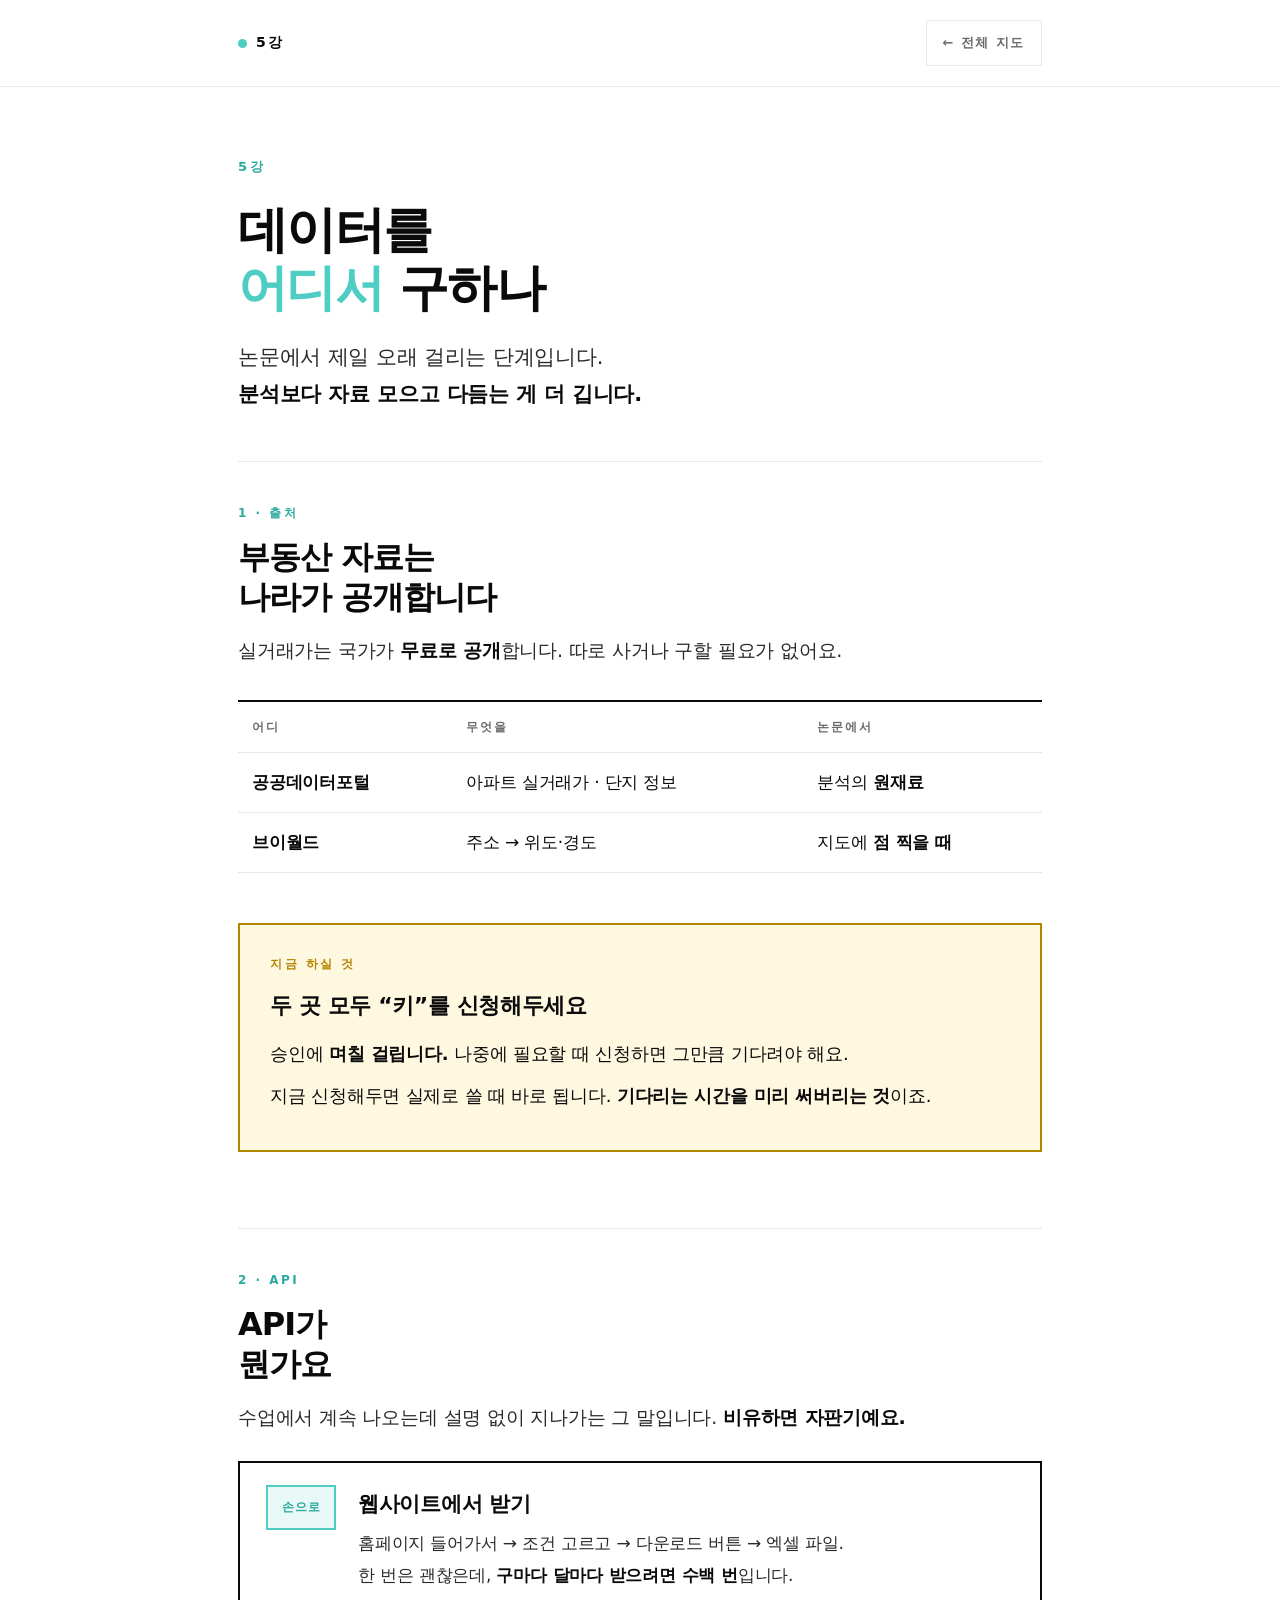
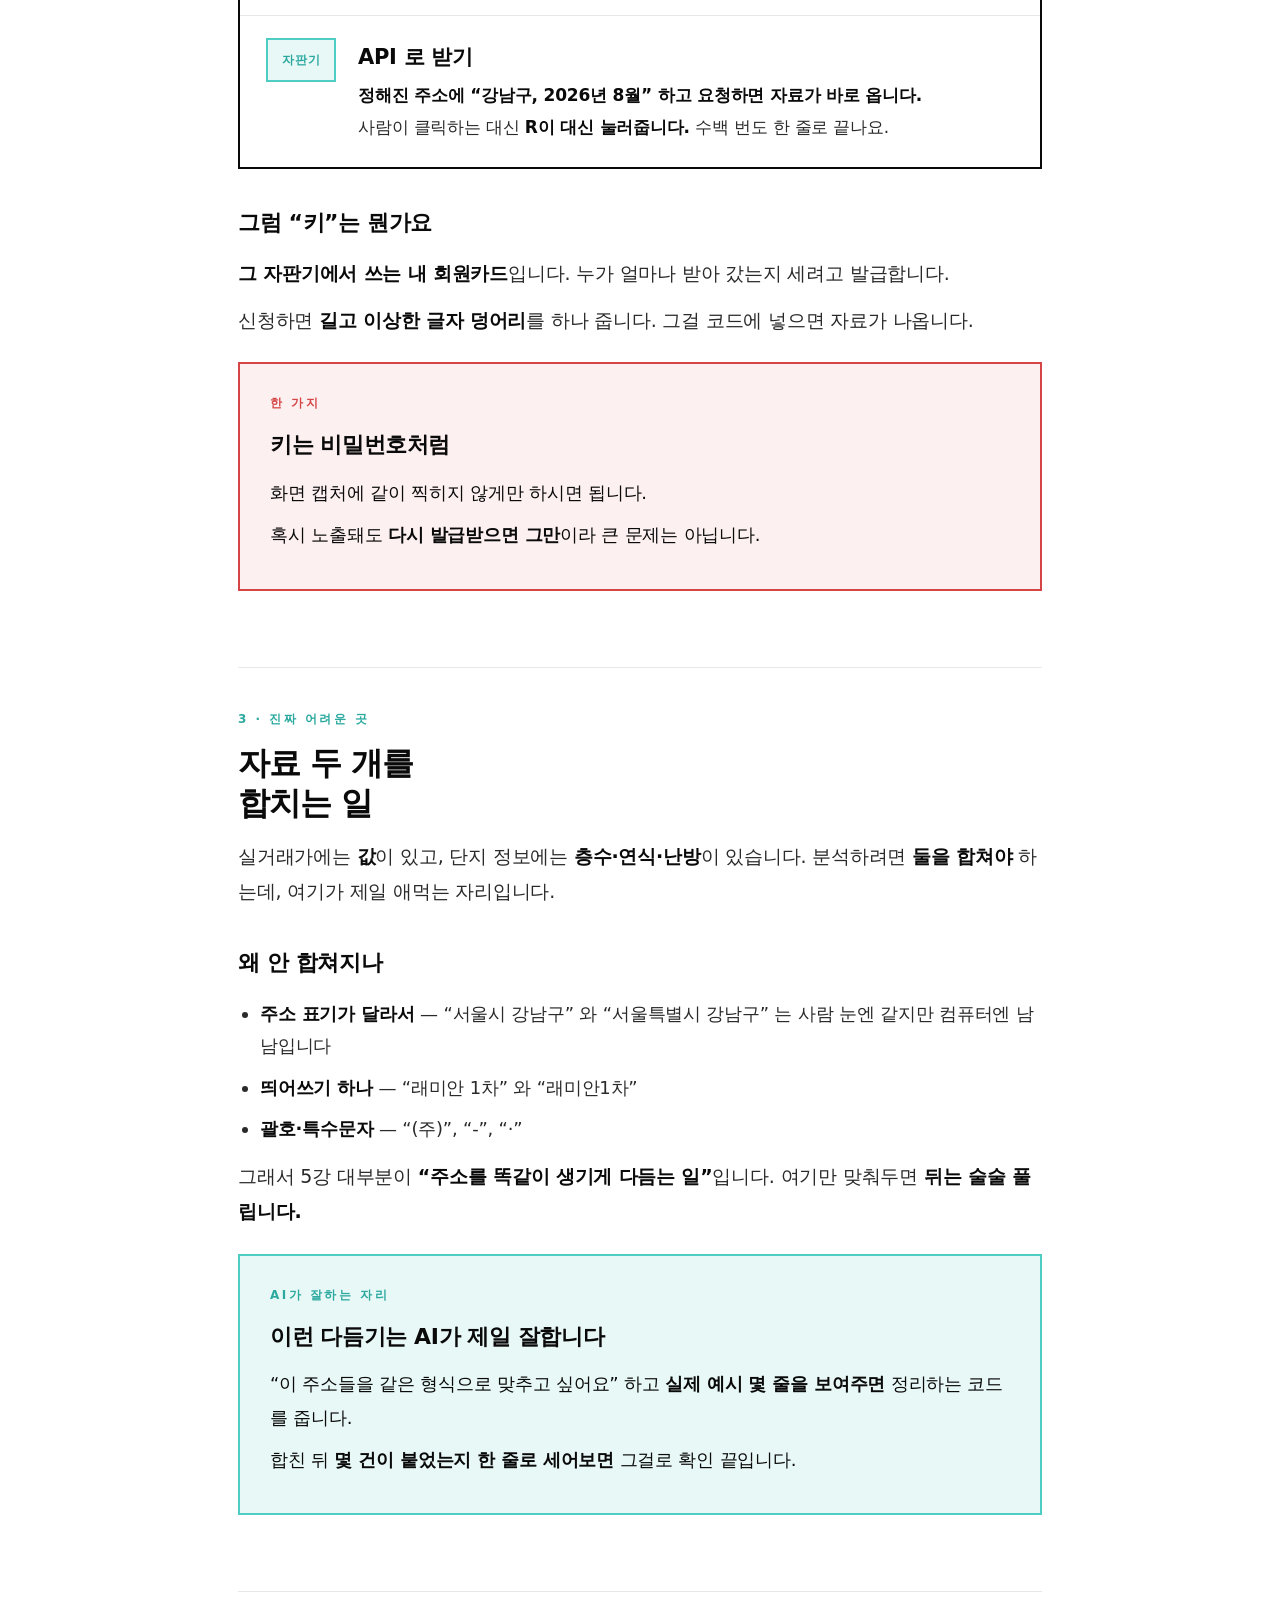
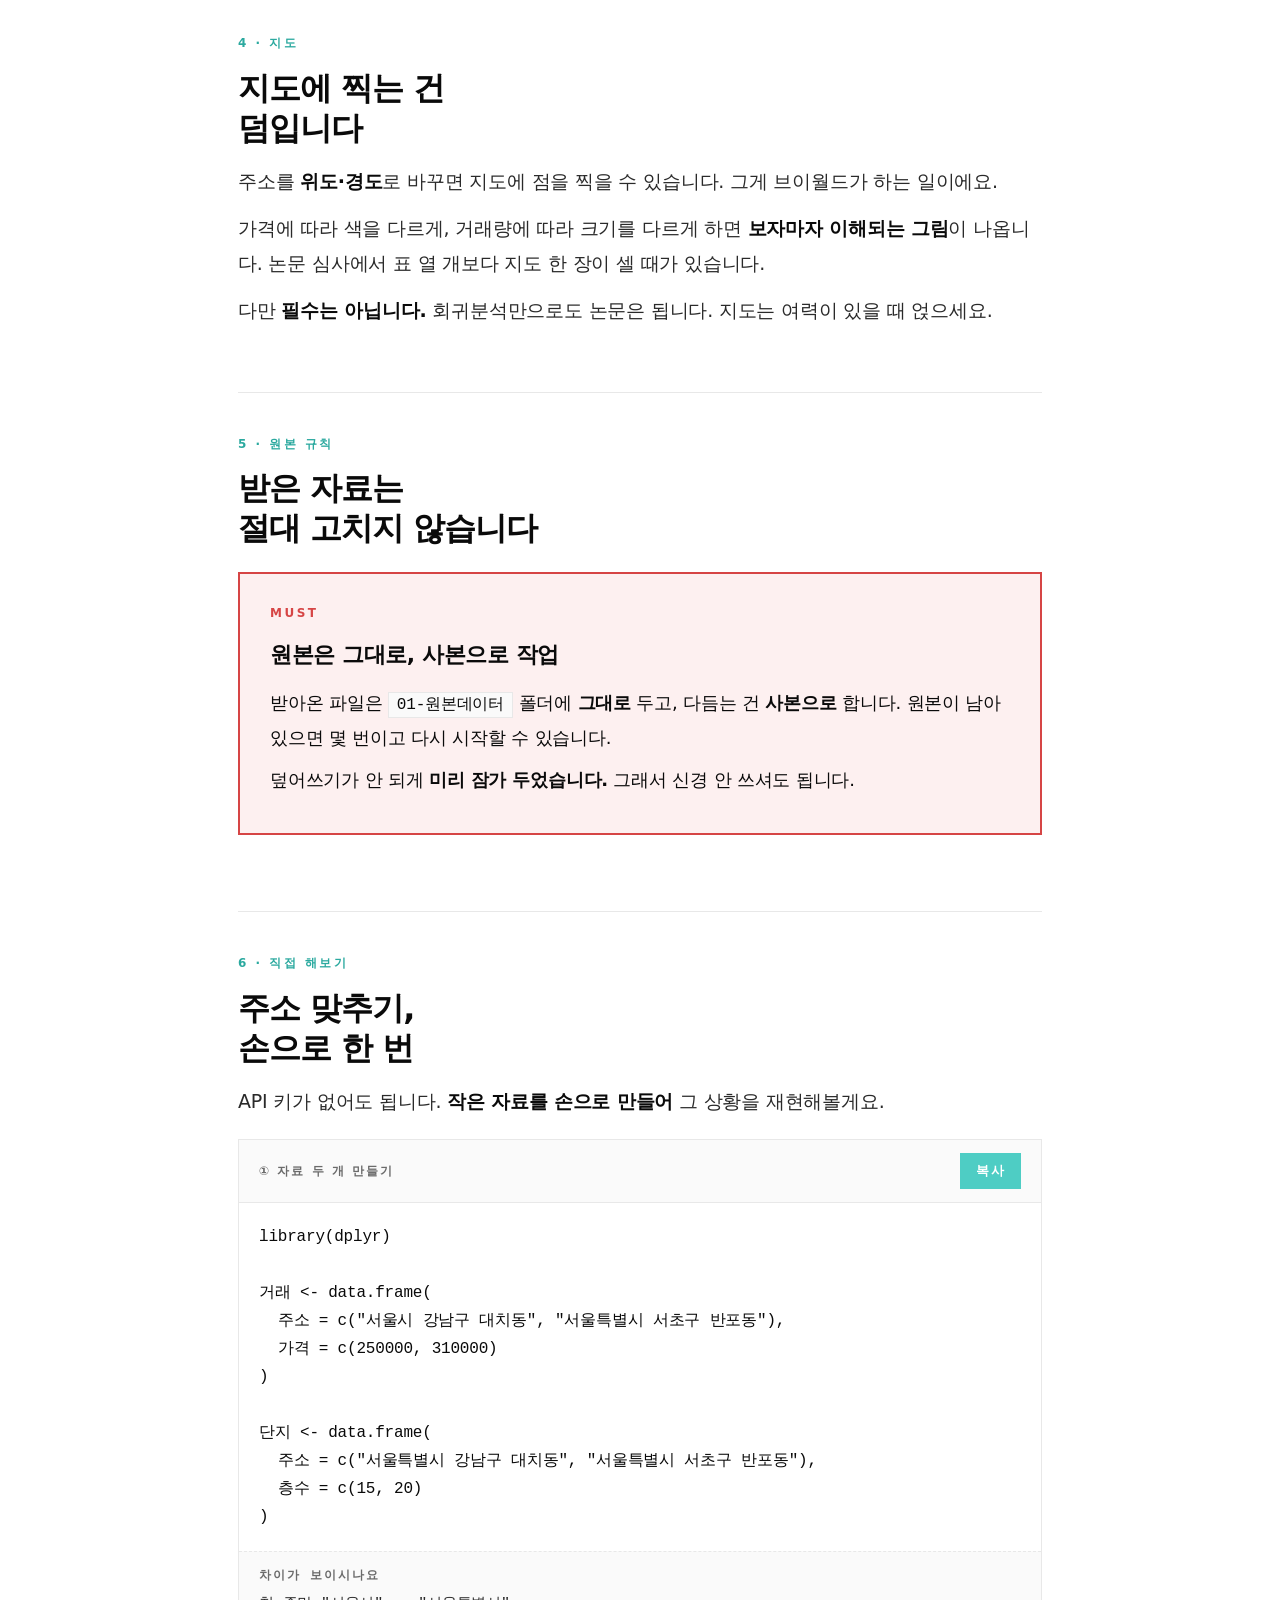
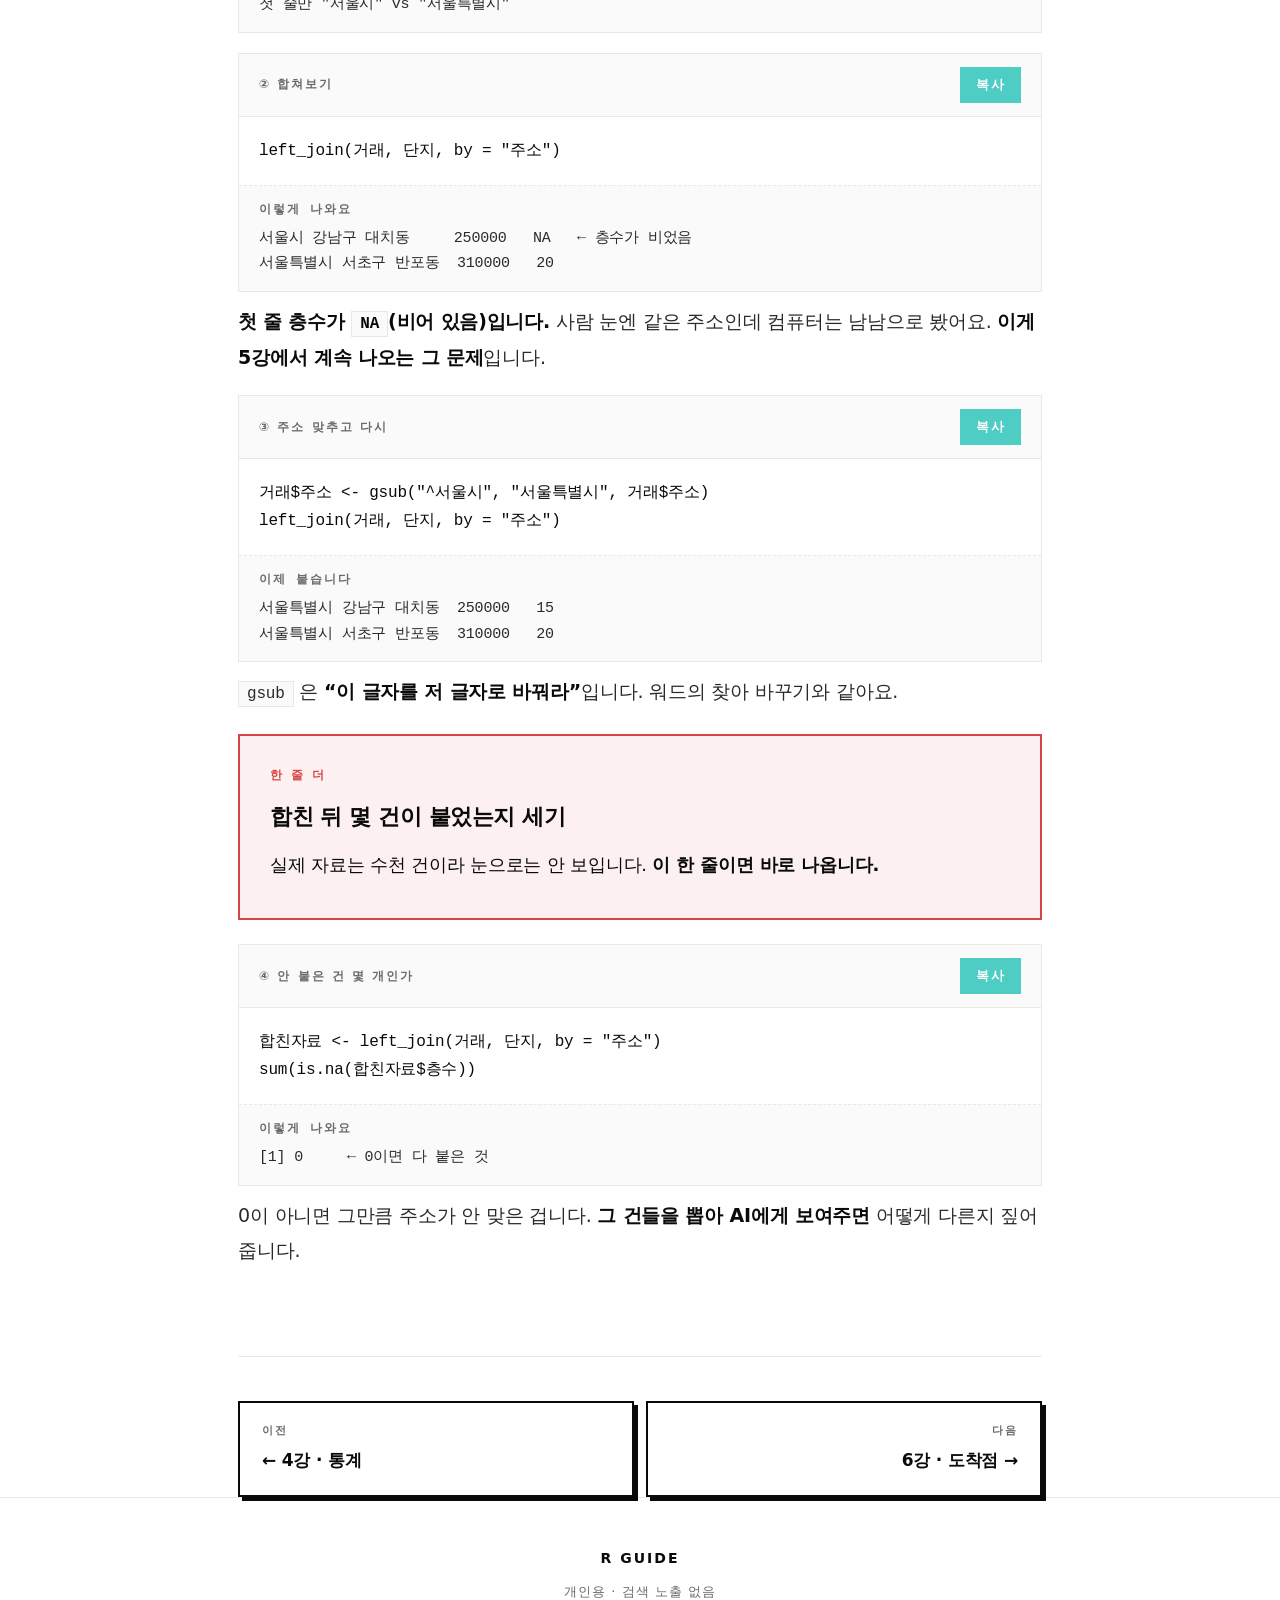
<file: g5.html>
<!doctype html>
<html lang="ko">
<head>
<meta charset="utf-8">
<meta name="viewport" content="width=device-width,initial-scale=1">
<meta name="robots" content="noindex, nofollow, noarchive, nosnippet">
<title>5강 · 데이터 가져오기</title>
<link rel="stylesheet" href="./guide.css">
</head>
<body>
<header class="topbar">
  <div class="container topbar-inner">
    <div class="brand"><span class="dot"></span>5강</div>
    <a class="back" href="./start.html">← 전체 지도</a>
  </div>
</header>
<section class="hero">
  <div class="container">
    <div class="kicker">5강</div>
    <h1>데이터를<br><em>어디서</em> 구하나</h1>
    <p class="lead">논문에서 제일 오래 걸리는 단계입니다.<br>
    <b>분석보다 자료 모으고 다듬는 게 더 깁니다.</b></p>
  </div>
</section>
<div class="container">

  <section class="block">
    <div class="tag">1 · 출처</div>
    <h2>부동산 자료는<br>나라가 공개합니다</h2>
    <p>실거래가는 국가가 <b>무료로 공개</b>합니다. 따로 사거나 구할 필요가 없어요.</p>
    <div class="tbl-wrap">
    <table>
      <tr><th>어디</th><th>무엇을</th><th>논문에서</th></tr>
      <tr><td><b>공공데이터포털</b></td><td>아파트 실거래가 · 단지 정보</td><td>분석의 <b>원재료</b></td></tr>
      <tr><td><b>브이월드</b></td><td>주소 → 위도·경도</td><td>지도에 <b>점 찍을 때</b></td></tr>
    </table>
    </div>
    <div class="goldbox">
      <div class="c-label">지금 하실 것</div>
      <h3>두 곳 모두 “키”를 신청해두세요</h3>
      <p>승인에 <b>며칠 걸립니다.</b> 나중에 필요할 때 신청하면 그만큼 기다려야 해요.</p>
      <p>지금 신청해두면 실제로 쓸 때 바로 됩니다. <b>기다리는 시간을 미리 써버리는 것</b>이죠.</p>
    </div>
  </section>

  <section class="block">
    <div class="tag">2 · API</div>
    <h2>API가<br>뭔가요</h2>
    <p>수업에서 계속 나오는데 설명 없이 지나가는 그 말입니다. <b>비유하면 자판기예요.</b></p>
    <div class="stack">
      <div class="layer">
        <div class="ico">손으로</div>
        <div class="body">
          <h4>웹사이트에서 받기</h4>
          <p>홈페이지 들어가서 → 조건 고르고 → 다운로드 버튼 → 엑셀 파일.</p>
          <p>한 번은 괜찮은데, <b>구마다 달마다 받으려면 수백 번</b>입니다.</p>
        </div>
      </div>
      <div class="layer">
        <div class="ico">자판기</div>
        <div class="body">
          <h4>API 로 받기</h4>
          <p><b>정해진 주소에 “강남구, 2026년 8월” 하고 요청하면 자료가 바로 옵니다.</b></p>
          <p>사람이 클릭하는 대신 <b>R이 대신 눌러줍니다.</b> 수백 번도 한 줄로 끝나요.</p>
        </div>
      </div>
    </div>
    <h3>그럼 “키”는 뭔가요</h3>
    <p><b>그 자판기에서 쓰는 내 회원카드</b>입니다. 누가 얼마나 받아 갔는지 세려고 발급합니다.</p>
    <p>신청하면 <b>길고 이상한 글자 덩어리</b>를 하나 줍니다. 그걸 코드에 넣으면 자료가 나옵니다.</p>
    <div class="redbox">
      <div class="c-label">한 가지</div>
      <h3>키는 비밀번호처럼</h3>
      <p>화면 캡처에 같이 찍히지 않게만 하시면 됩니다.</p>
      <p>혹시 노출돼도 <b>다시 발급받으면 그만</b>이라 큰 문제는 아닙니다.</p>
    </div>
  </section>

  <section class="block">
    <div class="tag">3 · 진짜 어려운 곳</div>
    <h2>자료 두 개를<br>합치는 일</h2>
    <p>실거래가에는 <b>값</b>이 있고, 단지 정보에는 <b>층수·연식·난방</b>이 있습니다.
    분석하려면 <b>둘을 합쳐야</b> 하는데, 여기가 제일 애먹는 자리입니다.</p>
    <h3>왜 안 합쳐지나</h3>
    <ul>
      <li><b>주소 표기가 달라서</b> — “서울시 강남구” 와 “서울특별시 강남구” 는 사람 눈엔 같지만 컴퓨터엔 남남입니다</li>
      <li><b>띄어쓰기 하나</b> — “래미안 1차” 와 “래미안1차”</li>
      <li><b>괄호·특수문자</b> — “(주)”, “-”, “·”</li>
    </ul>
    <p>그래서 5강 대부분이 <b>“주소를 똑같이 생기게 다듬는 일”</b>입니다.
    여기만 맞춰두면 <b>뒤는 술술 풀립니다.</b></p>
    <div class="calm">
      <div class="c-label">AI가 잘하는 자리</div>
      <h3>이런 다듬기는 AI가 제일 잘합니다</h3>
      <p>“이 주소들을 같은 형식으로 맞추고 싶어요” 하고 <b>실제 예시 몇 줄을 보여주면</b> 정리하는 코드를 줍니다.</p>
      <p>합친 뒤 <b>몇 건이 붙었는지 한 줄로 세어보면</b> 그걸로 확인 끝입니다.</p>
    </div>
  </section>

  <section class="block">
    <div class="tag">4 · 지도</div>
    <h2>지도에 찍는 건<br>덤입니다</h2>
    <p>주소를 <b>위도·경도</b>로 바꾸면 지도에 점을 찍을 수 있습니다. 그게 브이월드가 하는 일이에요.</p>
    <p>가격에 따라 색을 다르게, 거래량에 따라 크기를 다르게 하면 <b>보자마자 이해되는 그림</b>이 나옵니다.
    논문 심사에서 표 열 개보다 지도 한 장이 셀 때가 있습니다.</p>
    <p>다만 <b>필수는 아닙니다.</b> 회귀분석만으로도 논문은 됩니다. 지도는 여력이 있을 때 얹으세요.</p>
  </section>

  <section class="block">
    <div class="tag">5 · 원본 규칙</div>
    <h2>받은 자료는<br>절대 고치지 않습니다</h2>
    <div class="redbox">
      <div class="c-label">MUST</div>
      <h3>원본은 그대로, 사본으로 작업</h3>
      <p>받아온 파일은 <code>01-원본데이터</code> 폴더에 <b>그대로</b> 두고,
      다듬는 건 <b>사본으로</b> 합니다. 원본이 남아 있으면 몇 번이고 다시 시작할 수 있습니다.</p>
      <p>덮어쓰기가 안 되게 <b>미리 잠가 두었습니다.</b> 그래서 신경 안 쓰셔도 됩니다.</p>
    </div>
  </section>

  <section class="block">
    <div class="tag">6 · 직접 해보기</div>
    <h2>주소 맞추기,<br>손으로 한 번</h2>
    <p>API 키가 없어도 됩니다. <b>작은 자료를 손으로 만들어</b> 그 상황을 재현해볼게요.</p>

    <div class="try">
      <div class="try-head"><span class="lbl">① 자료 두 개 만들기</span><button class="copy-btn">복사</button></div>
      <pre>library(dplyr)

거래 &lt;- data.frame(
  주소 = c("서울시 강남구 대치동", "서울특별시 서초구 반포동"),
  가격 = c(250000, 310000)
)

단지 &lt;- data.frame(
  주소 = c("서울특별시 강남구 대치동", "서울특별시 서초구 반포동"),
  층수 = c(15, 20)
)</pre>
      <div class="out"><span class="cap">차이가 보이시나요</span>첫 줄만 "서울시" vs "서울특별시"</div>
    </div>

    <div class="try">
      <div class="try-head"><span class="lbl">② 합쳐보기</span><button class="copy-btn">복사</button></div>
      <pre>left_join(거래, 단지, by = "주소")</pre>
      <div class="out"><span class="cap">이렇게 나와요</span>서울시 강남구 대치동     250000   NA   ← 층수가 비었음
서울특별시 서초구 반포동  310000   20</div>
    </div>
    <p><b>첫 줄 층수가 <code>NA</code>(비어 있음)입니다.</b> 사람 눈엔 같은 주소인데 컴퓨터는 남남으로 봤어요.
    <b>이게 5강에서 계속 나오는 그 문제</b>입니다.</p>

    <div class="try">
      <div class="try-head"><span class="lbl">③ 주소 맞추고 다시</span><button class="copy-btn">복사</button></div>
      <pre>거래$주소 &lt;- gsub("^서울시", "서울특별시", 거래$주소)
left_join(거래, 단지, by = "주소")</pre>
      <div class="out"><span class="cap">이제 붙습니다</span>서울특별시 강남구 대치동  250000   15
서울특별시 서초구 반포동  310000   20</div>
    </div>
    <p><code>gsub</code> 은 <b>“이 글자를 저 글자로 바꿔라”</b>입니다. 워드의 찾아 바꾸기와 같아요.</p>

    <div class="redbox">
      <div class="c-label">한 줄 더</div>
      <h3>합친 뒤 몇 건이 붙었는지 세기</h3>
      <p>실제 자료는 수천 건이라 눈으로는 안 보입니다. <b>이 한 줄이면 바로 나옵니다.</b></p>
    </div>

    <div class="try">
      <div class="try-head"><span class="lbl">④ 안 붙은 건 몇 개인가</span><button class="copy-btn">복사</button></div>
      <pre>합친자료 &lt;- left_join(거래, 단지, by = "주소")
sum(is.na(합친자료$층수))</pre>
      <div class="out"><span class="cap">이렇게 나와요</span>[1] 0     ← 0이면 다 붙은 것</div>
    </div>
    <p>0이 아니면 그만큼 주소가 안 맞은 겁니다. <b>그 건들을 뽑아 AI에게 보여주면</b> 어떻게 다른지 짚어줍니다.</p>
  </section>

  <div class="nav">
    <a href="./g4.html"><span class="lbl">이전</span>← 4강 · 통계</a>
    <a class="next" href="./g6.html"><span class="lbl">다음</span>6강 · 도착점 →</a>
  </div>
</div>
<footer class="footer">
  <div class="container">
    <div class="line">R GUIDE</div>
    <div>개인용 · 검색 노출 없음</div>
  </div>
</footer>
<script src="./guide.js"></script>
</body>
</html>
</file>
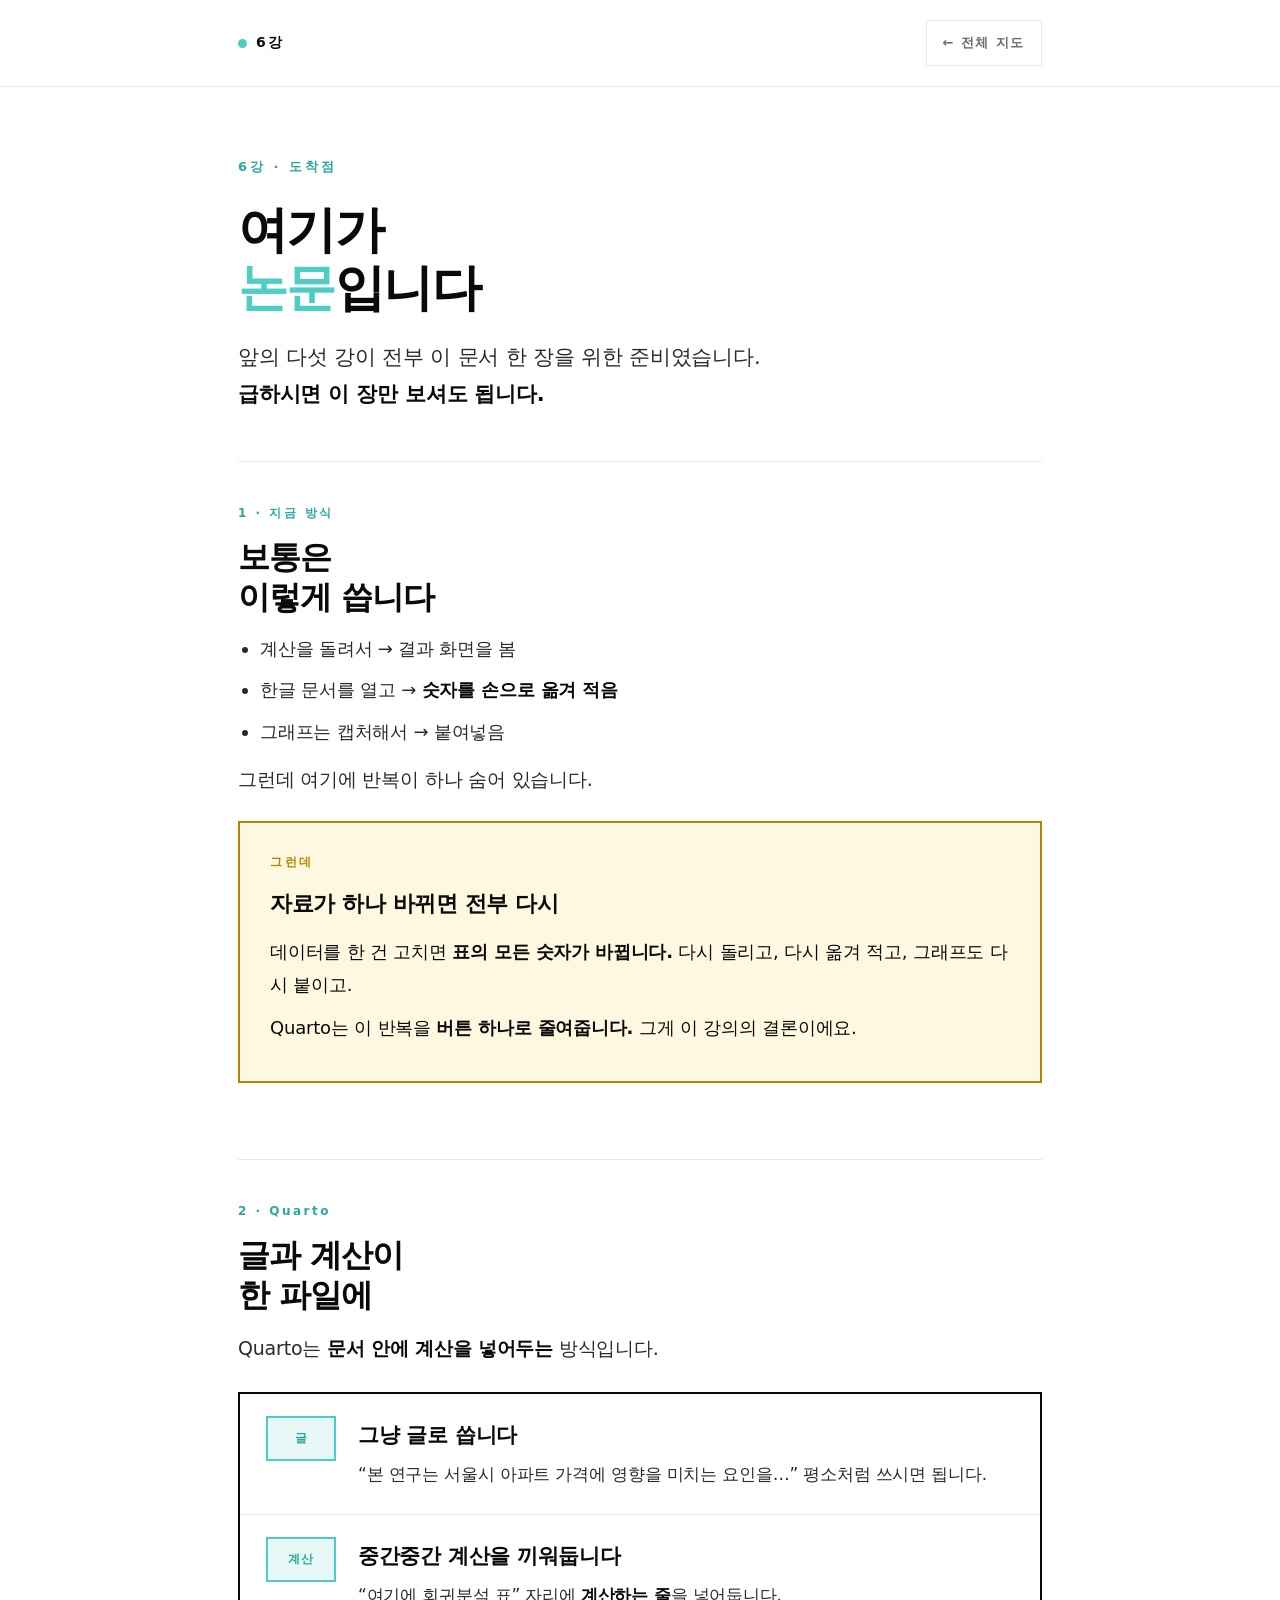
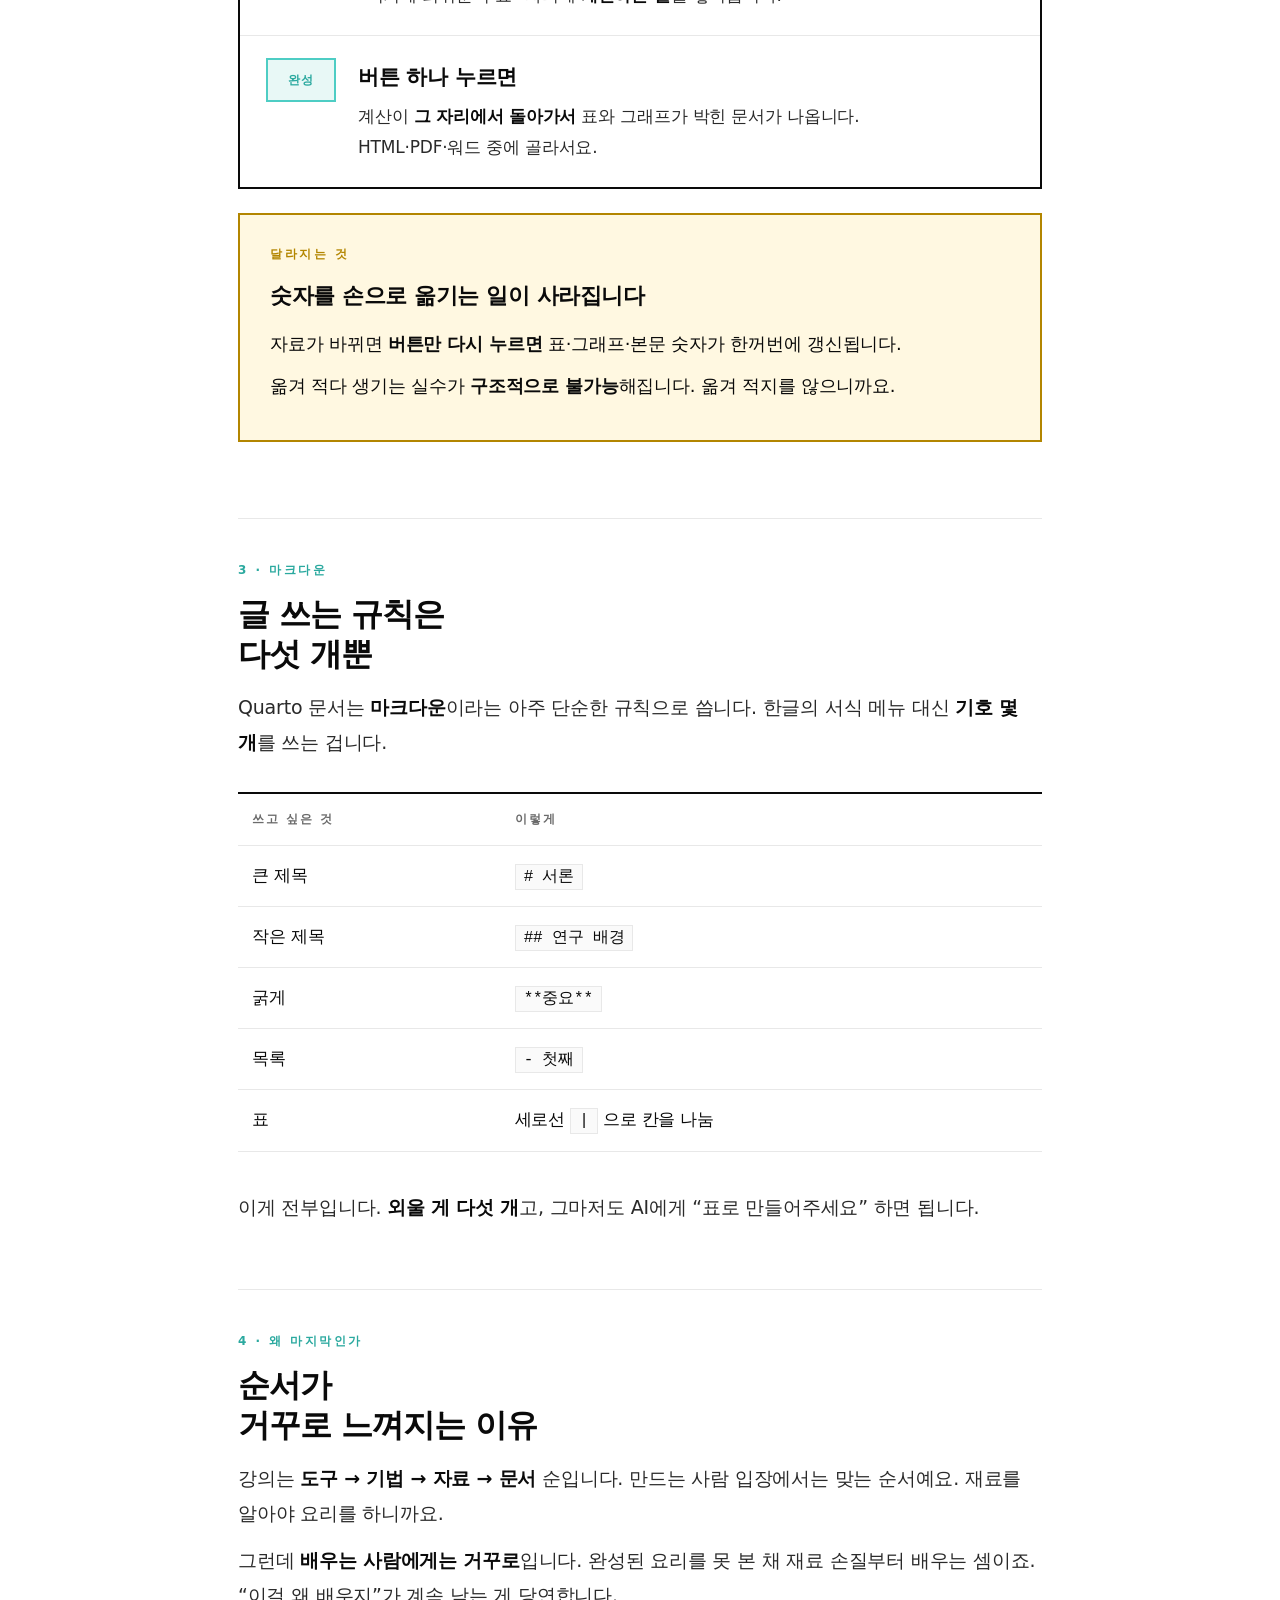
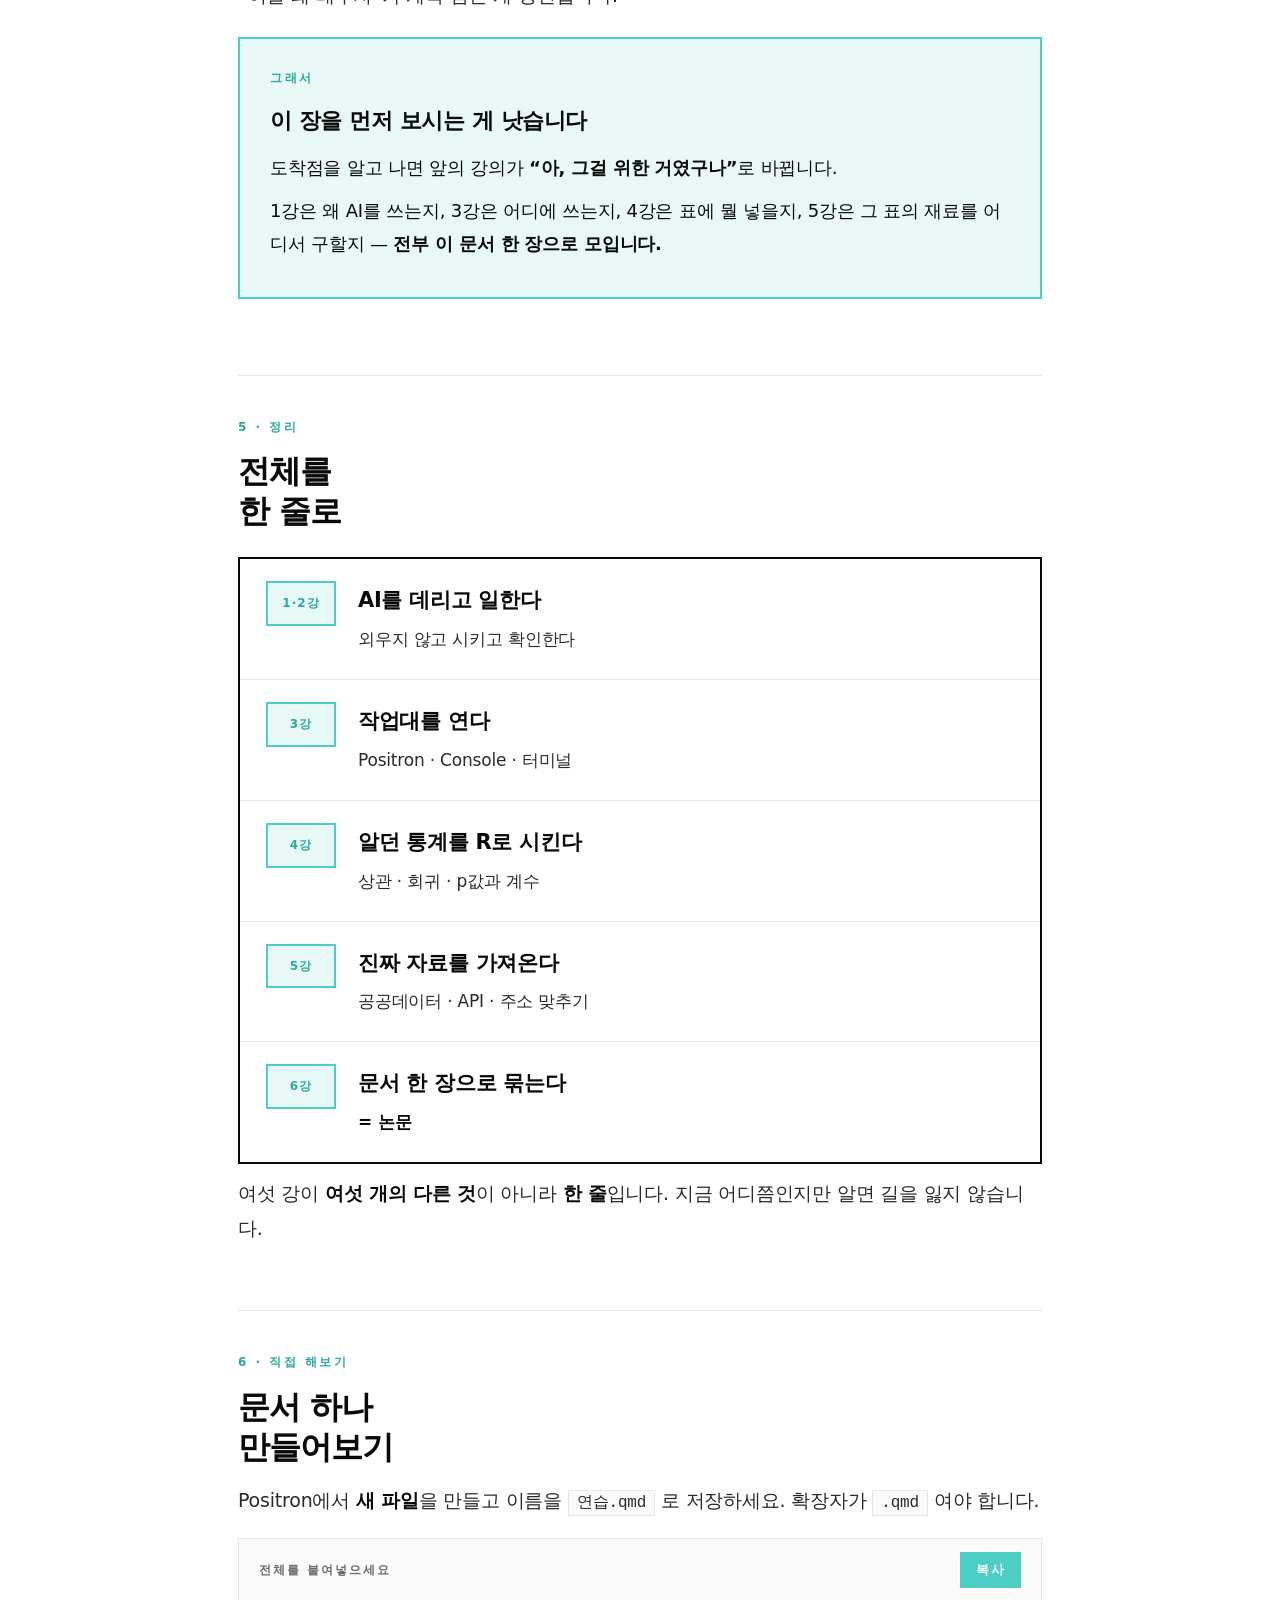
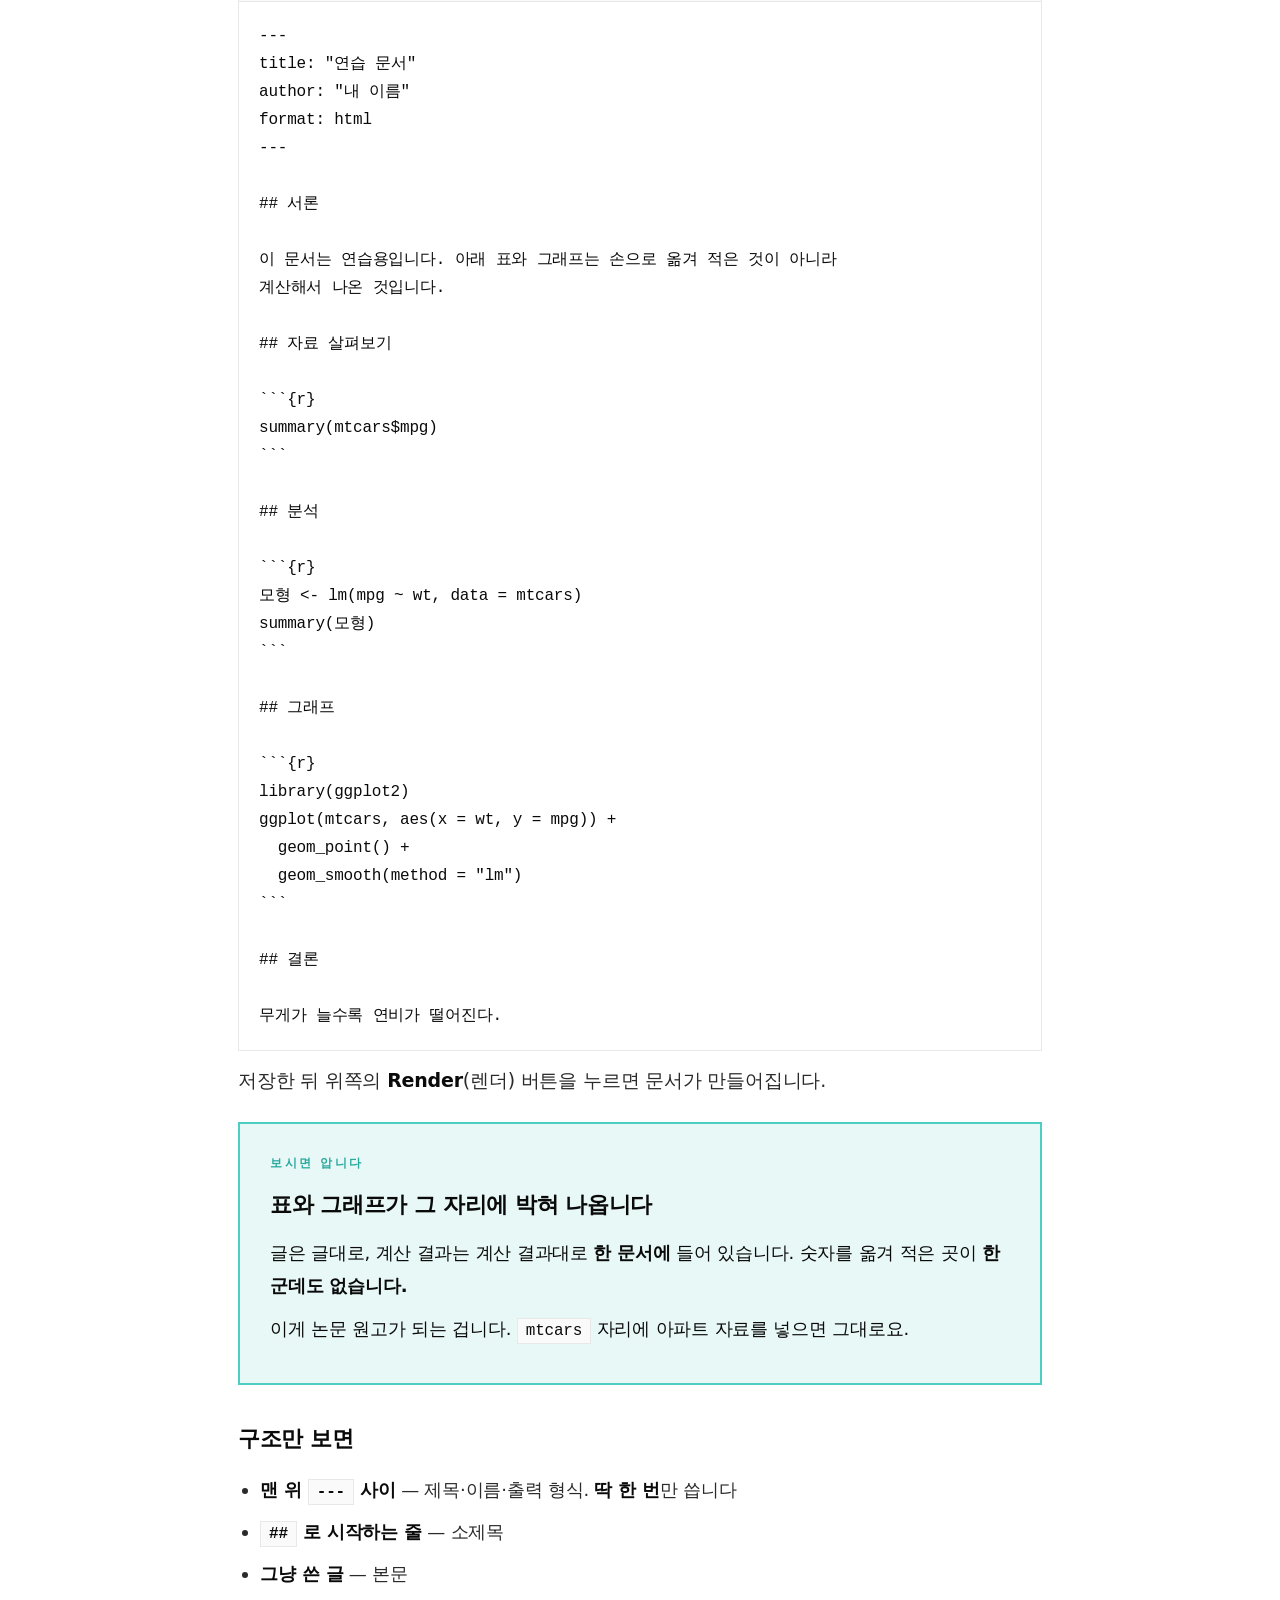
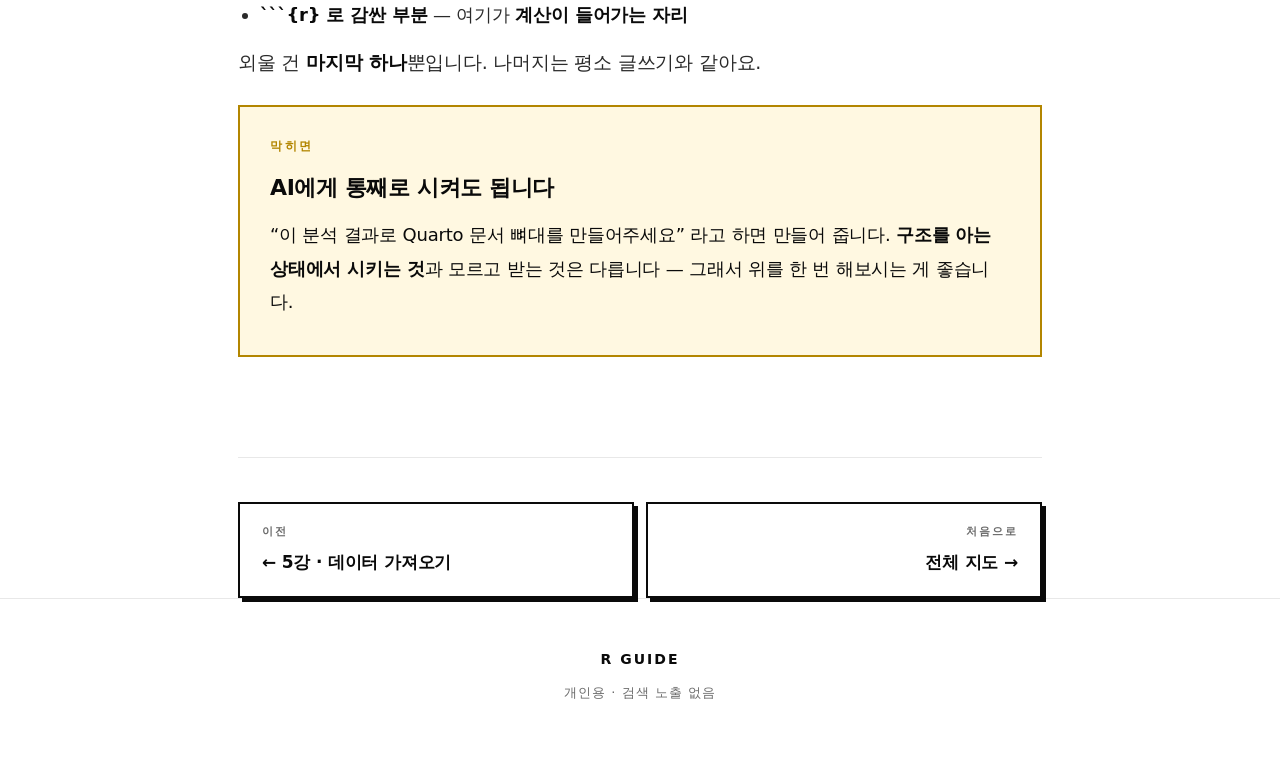
<file: g6.html>
<!doctype html>
<html lang="ko">
<head>
<meta charset="utf-8">
<meta name="viewport" content="width=device-width,initial-scale=1">
<meta name="robots" content="noindex, nofollow, noarchive, nosnippet">
<title>6강 · 도착점</title>
<link rel="stylesheet" href="./guide.css">
</head>
<body>
<header class="topbar">
  <div class="container topbar-inner">
    <div class="brand"><span class="dot"></span>6강</div>
    <a class="back" href="./start.html">← 전체 지도</a>
  </div>
</header>
<section class="hero">
  <div class="container">
    <div class="kicker">6강 · 도착점</div>
    <h1>여기가<br><em>논문</em>입니다</h1>
    <p class="lead">앞의 다섯 강이 전부 이 문서 한 장을 위한 준비였습니다.<br>
    <b>급하시면 이 장만 보셔도 됩니다.</b></p>
  </div>
</section>
<div class="container">

  <section class="block">
    <div class="tag">1 · 지금 방식</div>
    <h2>보통은<br>이렇게 씁니다</h2>
    <ul>
      <li>계산을 돌려서 → 결과 화면을 봄</li>
      <li>한글 문서를 열고 → <b>숫자를 손으로 옮겨 적음</b></li>
      <li>그래프는 캡처해서 → 붙여넣음</li>
    </ul>
    <p>그런데 여기에 반복이 하나 숨어 있습니다.</p>
    <div class="goldbox">
      <div class="c-label">그런데</div>
      <h3>자료가 하나 바뀌면 전부 다시</h3>
      <p>데이터를 한 건 고치면 <b>표의 모든 숫자가 바뀝니다.</b>
      다시 돌리고, 다시 옮겨 적고, 그래프도 다시 붙이고.</p>
      <p>Quarto는 이 반복을 <b>버튼 하나로 줄여줍니다.</b> 그게 이 강의의 결론이에요.</p>
    </div>
  </section>

  <section class="block">
    <div class="tag">2 · Quarto</div>
    <h2>글과 계산이<br>한 파일에</h2>
    <p>Quarto는 <b>문서 안에 계산을 넣어두는</b> 방식입니다.</p>
    <div class="stack">
      <div class="layer">
        <div class="ico">글</div>
        <div class="body">
          <h4>그냥 글로 씁니다</h4>
          <p>“본 연구는 서울시 아파트 가격에 영향을 미치는 요인을…” 평소처럼 쓰시면 됩니다.</p>
        </div>
      </div>
      <div class="layer">
        <div class="ico">계산</div>
        <div class="body">
          <h4>중간중간 계산을 끼워둡니다</h4>
          <p>“여기에 회귀분석 표” 자리에 <b>계산하는 줄</b>을 넣어둡니다.</p>
        </div>
      </div>
      <div class="layer">
        <div class="ico">완성</div>
        <div class="body">
          <h4>버튼 하나 누르면</h4>
          <p>계산이 <b>그 자리에서 돌아가서</b> 표와 그래프가 박힌 문서가 나옵니다.</p>
          <p>HTML·PDF·워드 중에 골라서요.</p>
        </div>
      </div>
    </div>
    <div class="goldbox">
      <div class="c-label">달라지는 것</div>
      <h3>숫자를 손으로 옮기는 일이 사라집니다</h3>
      <p>자료가 바뀌면 <b>버튼만 다시 누르면</b> 표·그래프·본문 숫자가 한꺼번에 갱신됩니다.</p>
      <p>옮겨 적다 생기는 실수가 <b>구조적으로 불가능</b>해집니다. 옮겨 적지를 않으니까요.</p>
    </div>
  </section>

  <section class="block">
    <div class="tag">3 · 마크다운</div>
    <h2>글 쓰는 규칙은<br>다섯 개뿐</h2>
    <p>Quarto 문서는 <b>마크다운</b>이라는 아주 단순한 규칙으로 씁니다.
    한글의 서식 메뉴 대신 <b>기호 몇 개</b>를 쓰는 겁니다.</p>
    <div class="tbl-wrap">
    <table>
      <tr><th>쓰고 싶은 것</th><th>이렇게</th></tr>
      <tr><td>큰 제목</td><td><code># 서론</code></td></tr>
      <tr><td>작은 제목</td><td><code>## 연구 배경</code></td></tr>
      <tr><td>굵게</td><td><code>**중요**</code></td></tr>
      <tr><td>목록</td><td><code>- 첫째</code></td></tr>
      <tr><td>표</td><td>세로선 <code>|</code> 으로 칸을 나눔</td></tr>
    </table>
    </div>
    <p>이게 전부입니다. <b>외울 게 다섯 개</b>고, 그마저도 AI에게 “표로 만들어주세요” 하면 됩니다.</p>
  </section>

  <section class="block">
    <div class="tag">4 · 왜 마지막인가</div>
    <h2>순서가<br>거꾸로 느껴지는 이유</h2>
    <p>강의는 <b>도구 → 기법 → 자료 → 문서</b> 순입니다. 만드는 사람 입장에서는 맞는 순서예요.
    재료를 알아야 요리를 하니까요.</p>
    <p>그런데 <b>배우는 사람에게는 거꾸로</b>입니다. 완성된 요리를 못 본 채 재료 손질부터 배우는 셈이죠.
    “이걸 왜 배우지”가 계속 남는 게 당연합니다.</p>
    <div class="calm">
      <div class="c-label">그래서</div>
      <h3>이 장을 먼저 보시는 게 낫습니다</h3>
      <p>도착점을 알고 나면 앞의 강의가 <b>“아, 그걸 위한 거였구나”</b>로 바뀝니다.</p>
      <p>1강은 왜 AI를 쓰는지, 3강은 어디에 쓰는지, 4강은 표에 뭘 넣을지,
      5강은 그 표의 재료를 어디서 구할지 — <b>전부 이 문서 한 장으로 모입니다.</b></p>
    </div>
  </section>

  <section class="block">
    <div class="tag">5 · 정리</div>
    <h2>전체를<br>한 줄로</h2>
    <div class="stack">
      <div class="layer">
        <div class="ico">1·2강</div>
        <div class="body"><h4>AI를 데리고 일한다</h4><p>외우지 않고 시키고 확인한다</p></div>
      </div>
      <div class="layer">
        <div class="ico">3강</div>
        <div class="body"><h4>작업대를 연다</h4><p>Positron · Console · 터미널</p></div>
      </div>
      <div class="layer">
        <div class="ico">4강</div>
        <div class="body"><h4>알던 통계를 R로 시킨다</h4><p>상관 · 회귀 · p값과 계수</p></div>
      </div>
      <div class="layer">
        <div class="ico">5강</div>
        <div class="body"><h4>진짜 자료를 가져온다</h4><p>공공데이터 · API · 주소 맞추기</p></div>
      </div>
      <div class="layer">
        <div class="ico">6강</div>
        <div class="body"><h4>문서 한 장으로 묶는다</h4><p><b>= 논문</b></p></div>
      </div>
    </div>
    <p>여섯 강이 <b>여섯 개의 다른 것</b>이 아니라 <b>한 줄</b>입니다.
    지금 어디쯤인지만 알면 길을 잃지 않습니다.</p>
  </section>

  <section class="block">
    <div class="tag">6 · 직접 해보기</div>
    <h2>문서 하나<br>만들어보기</h2>
    <p>Positron에서 <b>새 파일</b>을 만들고 이름을 <code>연습.qmd</code> 로 저장하세요.
    확장자가 <code>.qmd</code> 여야 합니다.</p>

    <div class="try">
      <div class="try-head"><span class="lbl">전체를 붙여넣으세요</span><button class="copy-btn">복사</button></div>
      <pre>---
title: "연습 문서"
author: "내 이름"
format: html
---

## 서론

이 문서는 연습용입니다. 아래 표와 그래프는 손으로 옮겨 적은 것이 아니라
계산해서 나온 것입니다.

## 자료 살펴보기

```{r}
summary(mtcars$mpg)
```

## 분석

```{r}
모형 &lt;- lm(mpg ~ wt, data = mtcars)
summary(모형)
```

## 그래프

```{r}
library(ggplot2)
ggplot(mtcars, aes(x = wt, y = mpg)) +
  geom_point() +
  geom_smooth(method = "lm")
```

## 결론

무게가 늘수록 연비가 떨어진다.</pre>
    </div>

    <p>저장한 뒤 위쪽의 <b>Render</b>(렌더) 버튼을 누르면 문서가 만들어집니다.</p>

    <div class="calm">
      <div class="c-label">보시면 압니다</div>
      <h3>표와 그래프가 그 자리에 박혀 나옵니다</h3>
      <p>글은 글대로, 계산 결과는 계산 결과대로 <b>한 문서에</b> 들어 있습니다.
      숫자를 옮겨 적은 곳이 <b>한 군데도 없습니다.</b></p>
      <p>이게 논문 원고가 되는 겁니다. <code>mtcars</code> 자리에 아파트 자료를 넣으면 그대로요.</p>
    </div>

    <h3>구조만 보면</h3>
    <ul>
      <li><b>맨 위 <code>---</code> 사이</b> — 제목·이름·출력 형식. <b>딱 한 번</b>만 씁니다</li>
      <li><b><code>##</code> 로 시작하는 줄</b> — 소제목</li>
      <li><b>그냥 쓴 글</b> — 본문</li>
      <li><b>```&#123;r&#125; 로 감싼 부분</b> — 여기가 <b>계산이 들어가는 자리</b></li>
    </ul>
    <p>외울 건 <b>마지막 하나</b>뿐입니다. 나머지는 평소 글쓰기와 같아요.</p>

    <div class="goldbox">
      <div class="c-label">막히면</div>
      <h3>AI에게 통째로 시켜도 됩니다</h3>
      <p>“이 분석 결과로 Quarto 문서 뼈대를 만들어주세요” 라고 하면 만들어 줍니다.
      <b>구조를 아는 상태에서 시키는 것</b>과 모르고 받는 것은 다릅니다 — 그래서 위를 한 번 해보시는 게 좋습니다.</p>
    </div>
  </section>

  <div class="nav">
    <a href="./g5.html"><span class="lbl">이전</span>← 5강 · 데이터 가져오기</a>
    <a class="next" href="./start.html"><span class="lbl">처음으로</span>전체 지도 →</a>
  </div>
</div>
<footer class="footer">
  <div class="container">
    <div class="line">R GUIDE</div>
    <div>개인용 · 검색 노출 없음</div>
  </div>
</footer>
<script src="./guide.js"></script>
</body>
</html>
</file>
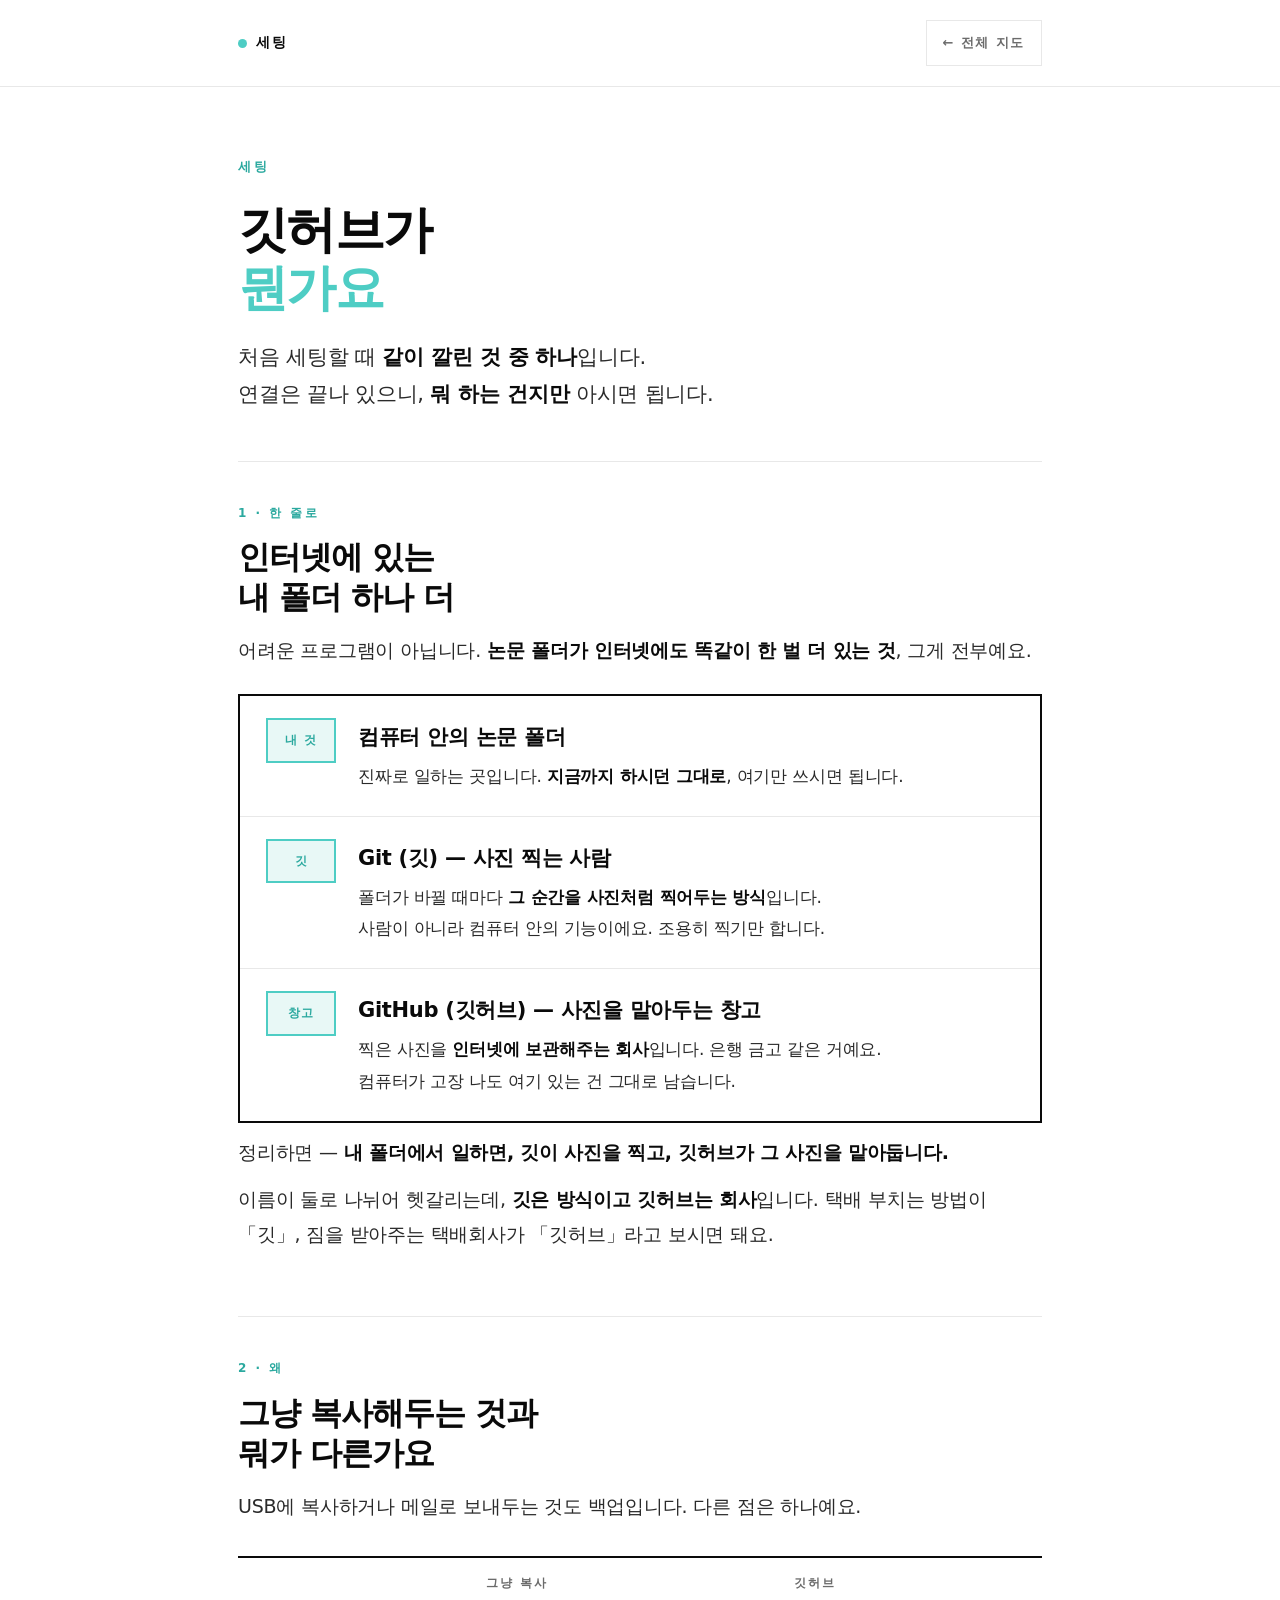
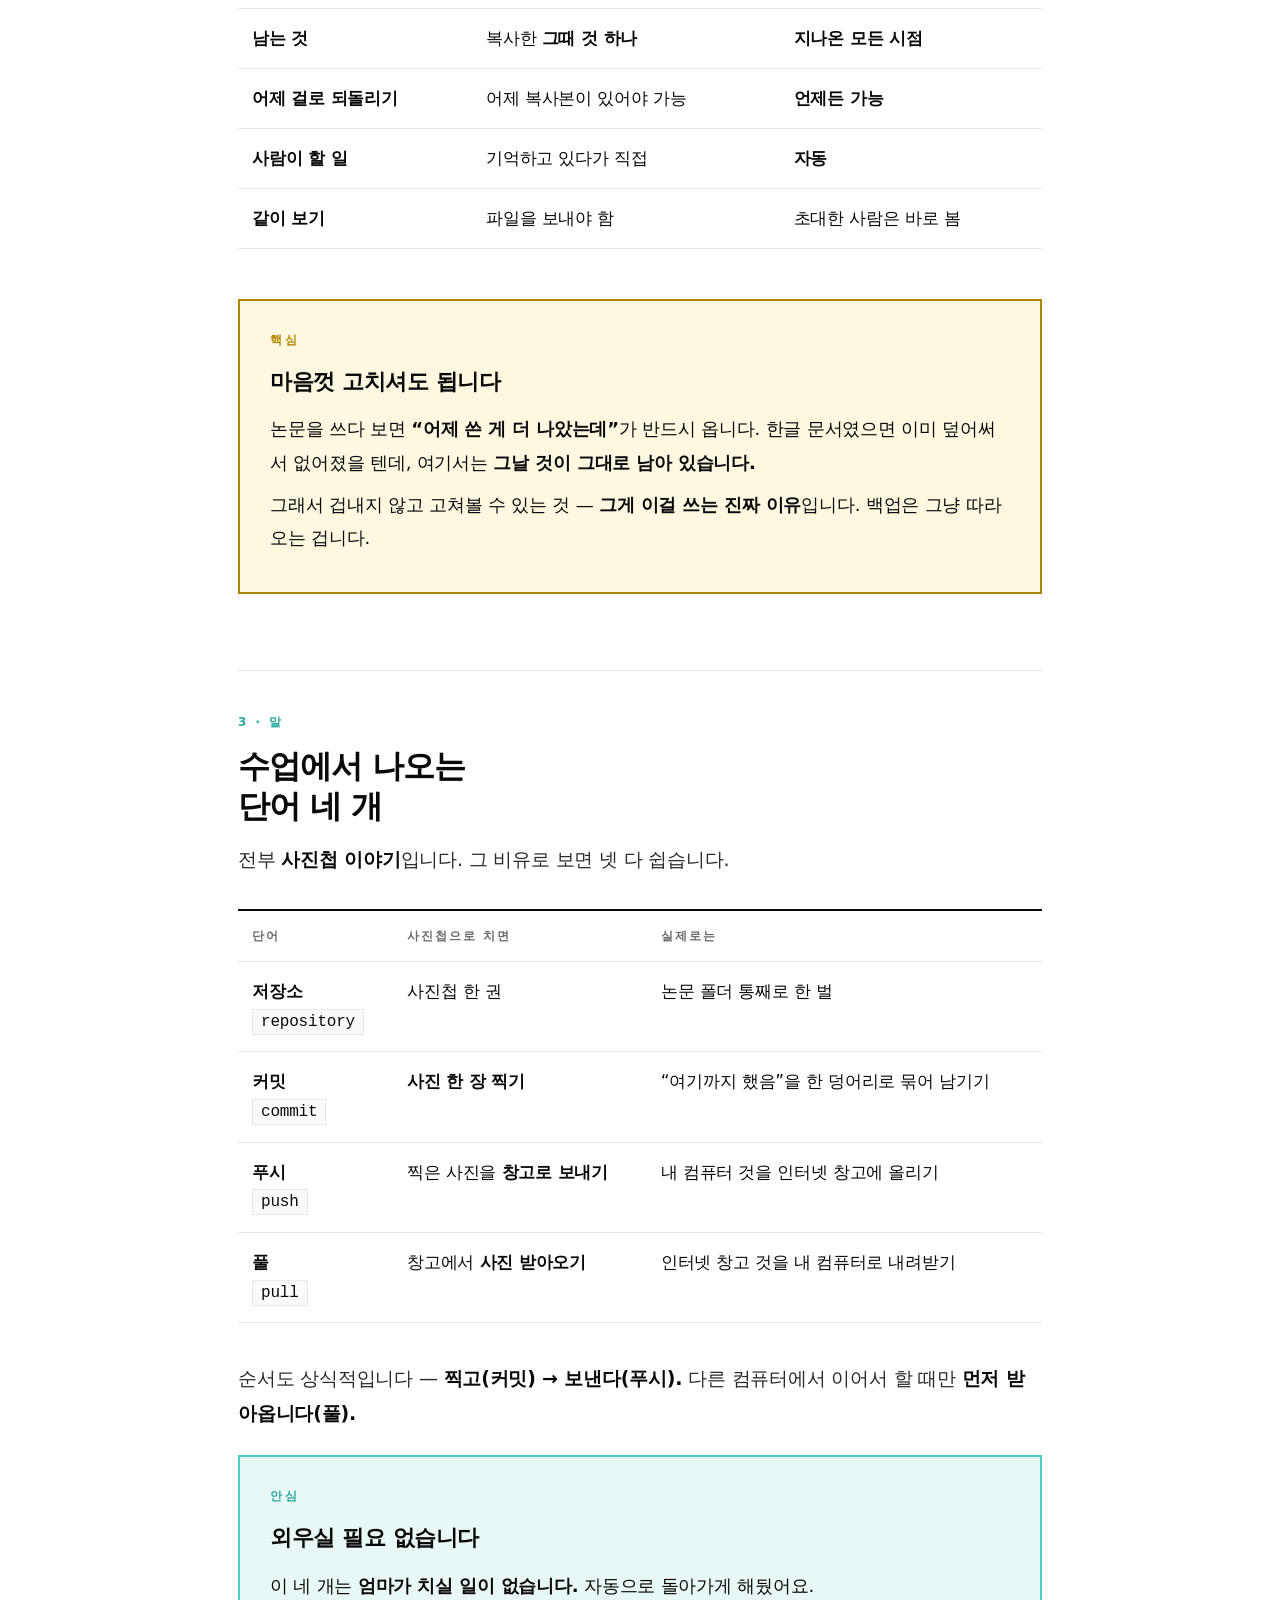
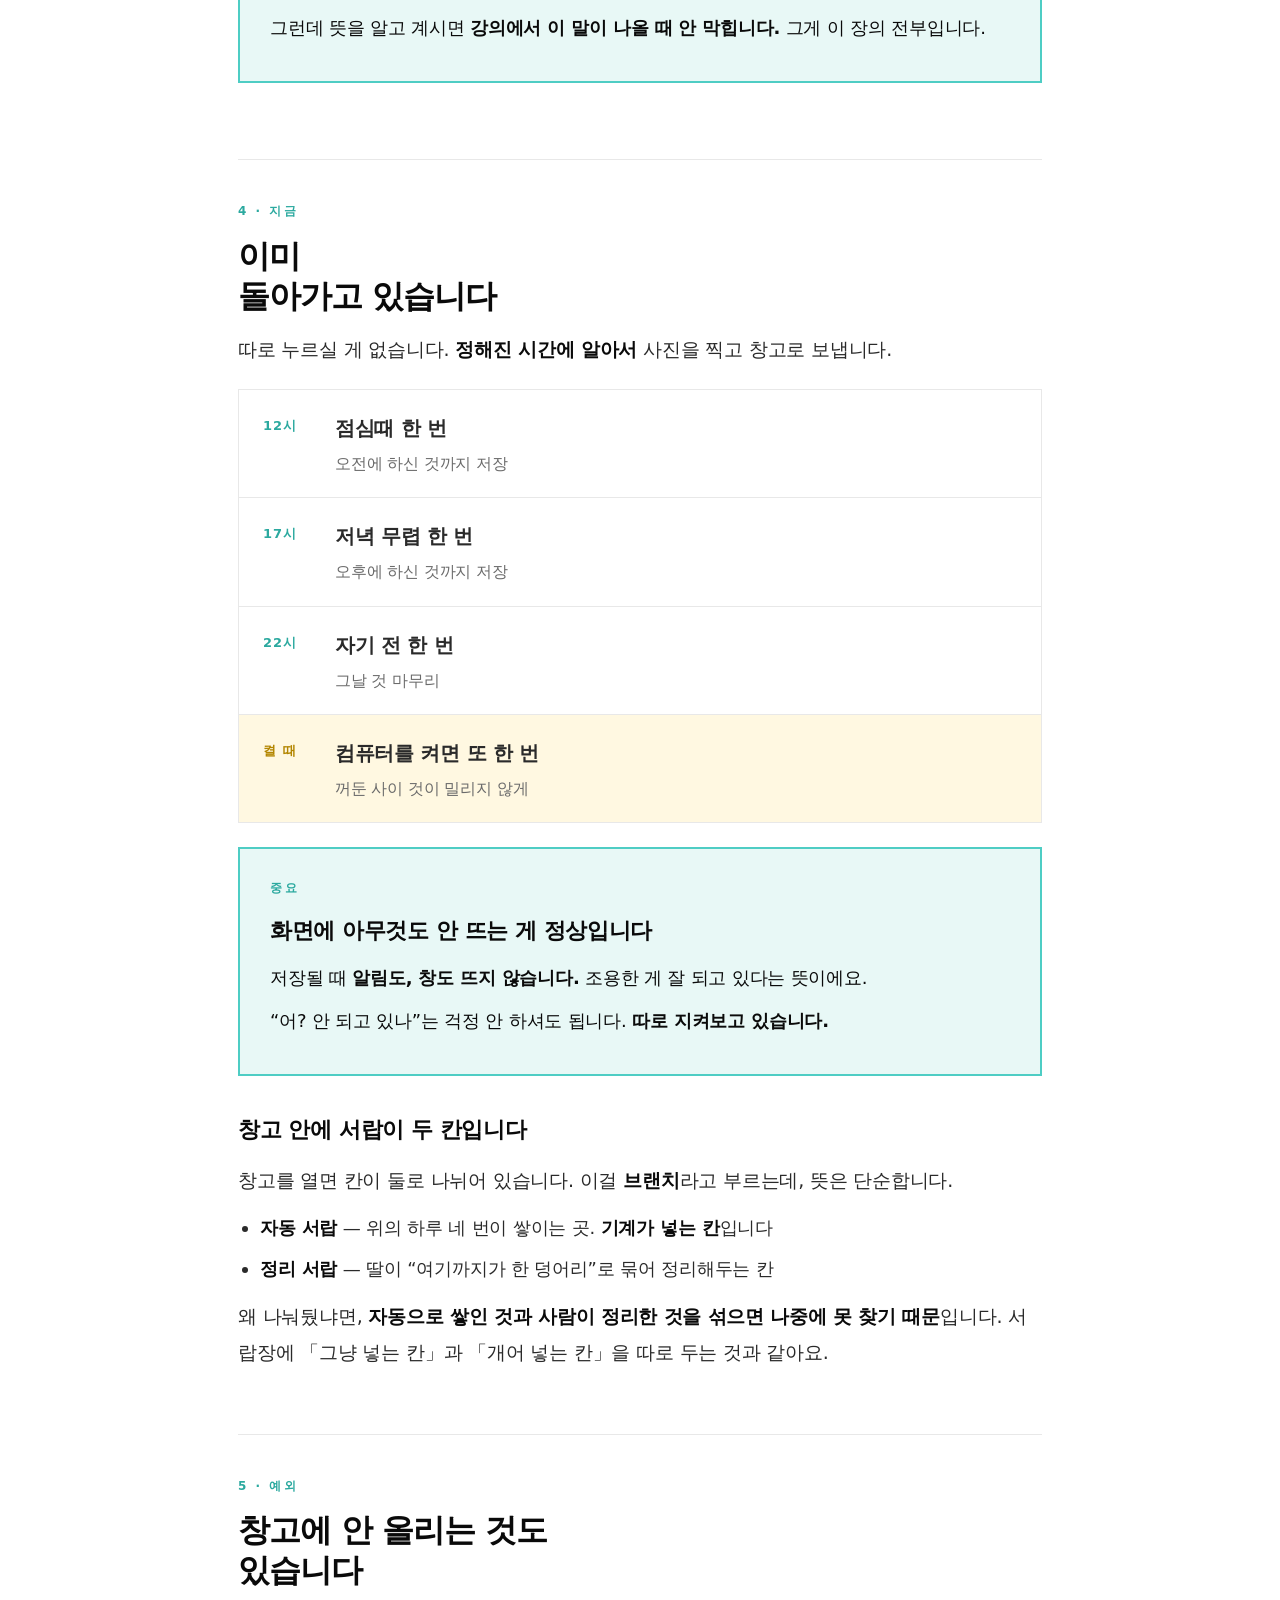
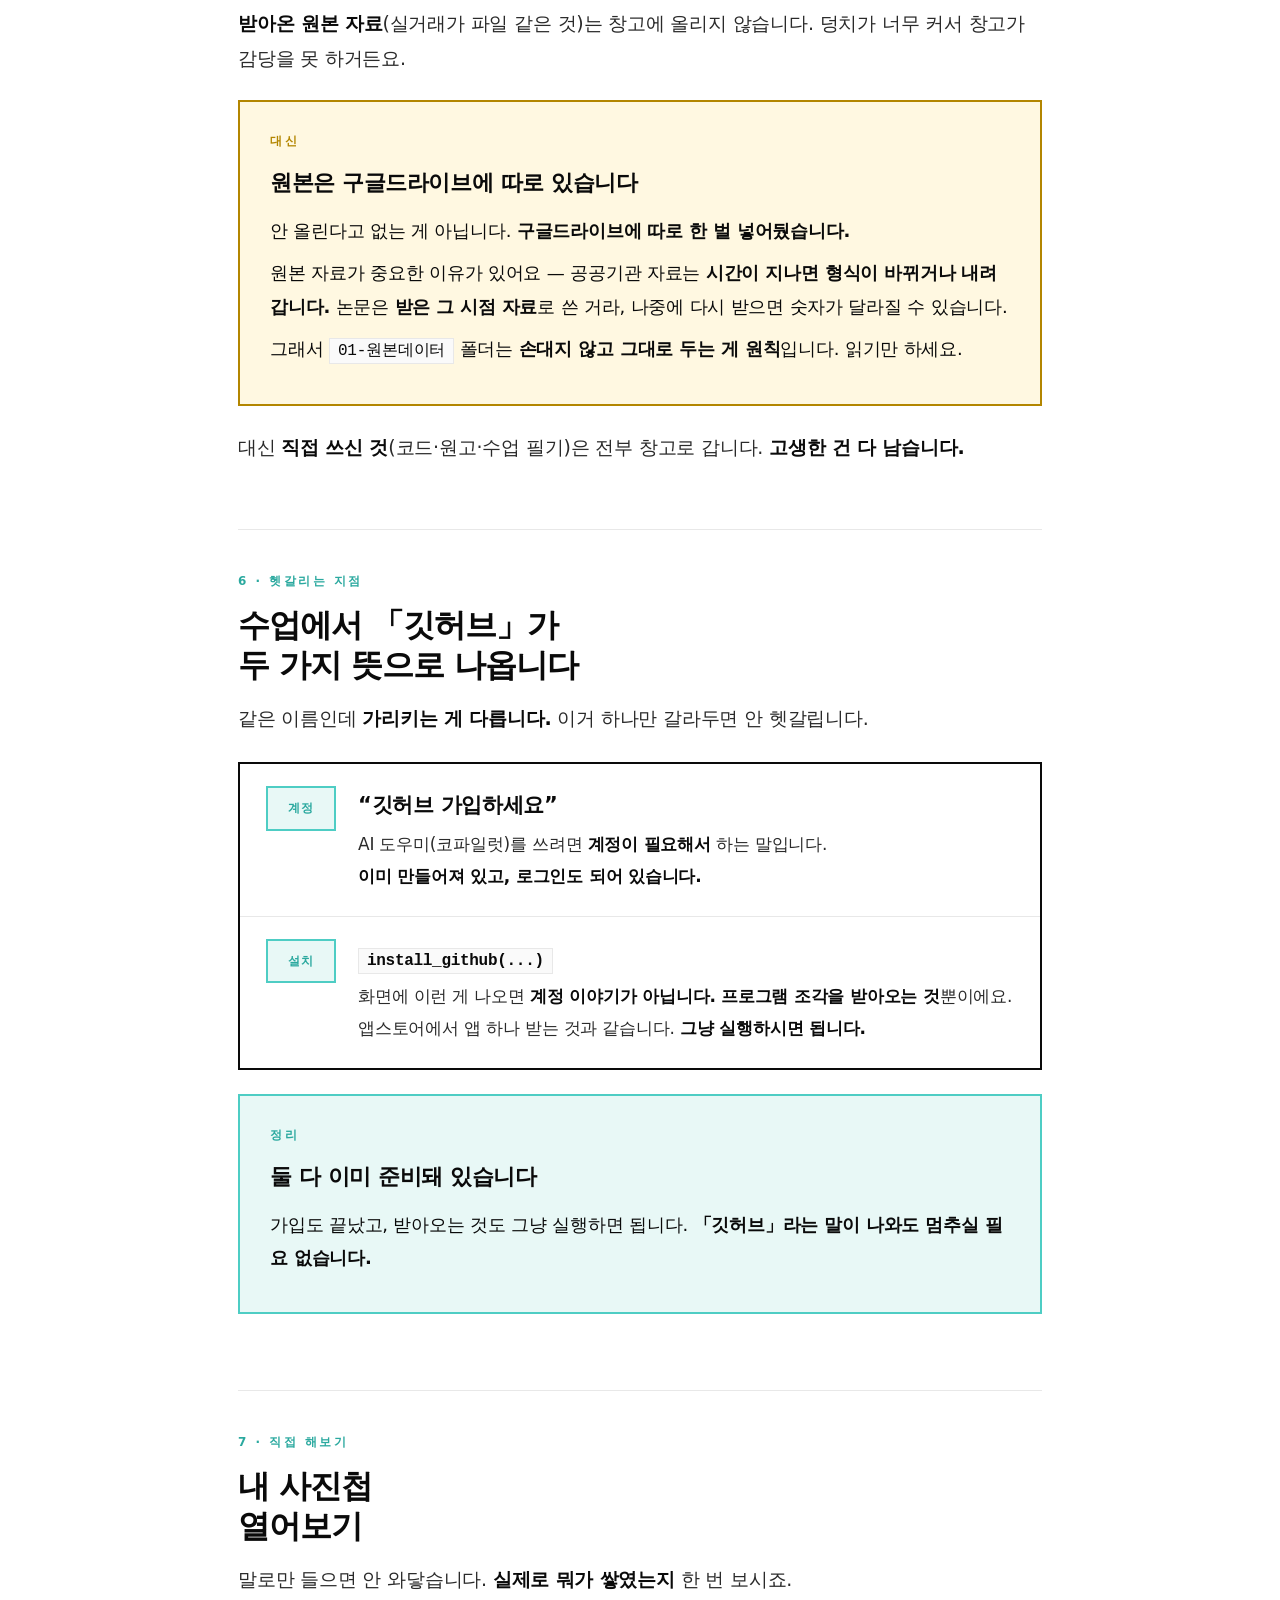
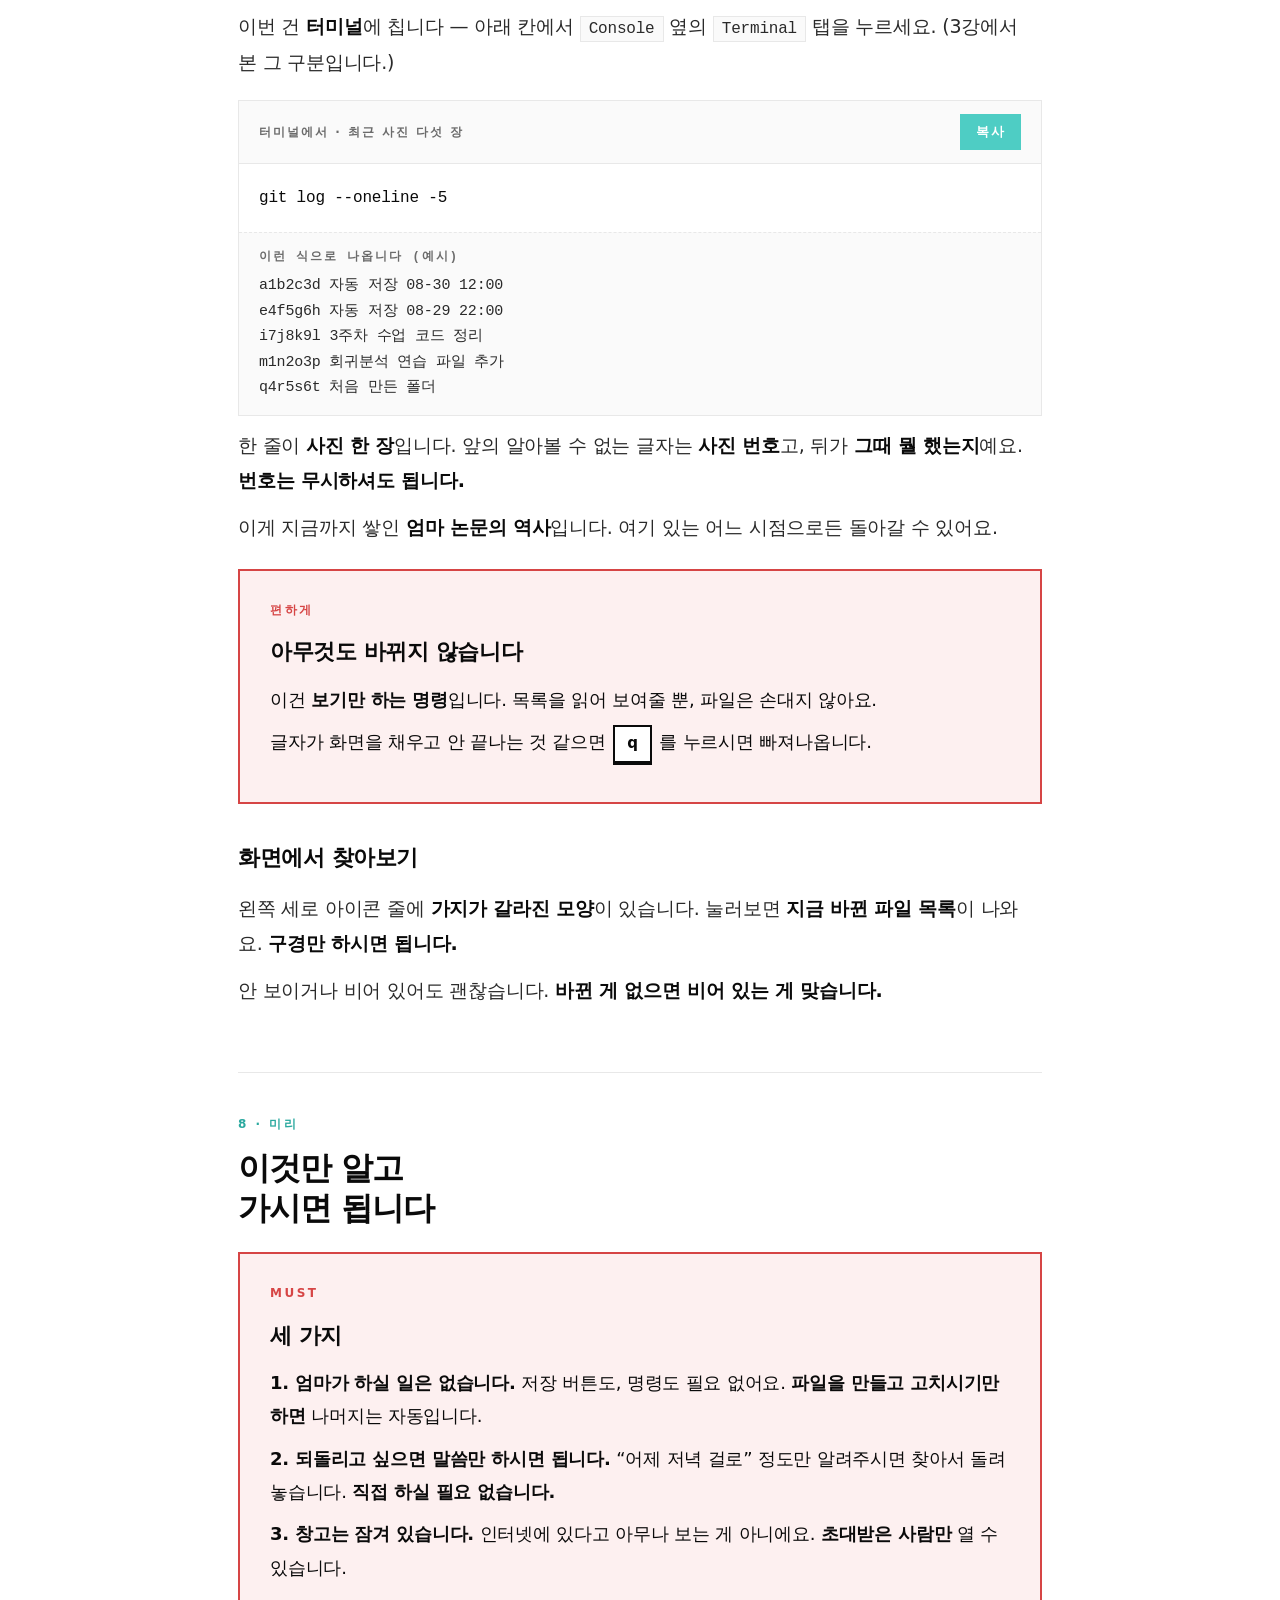
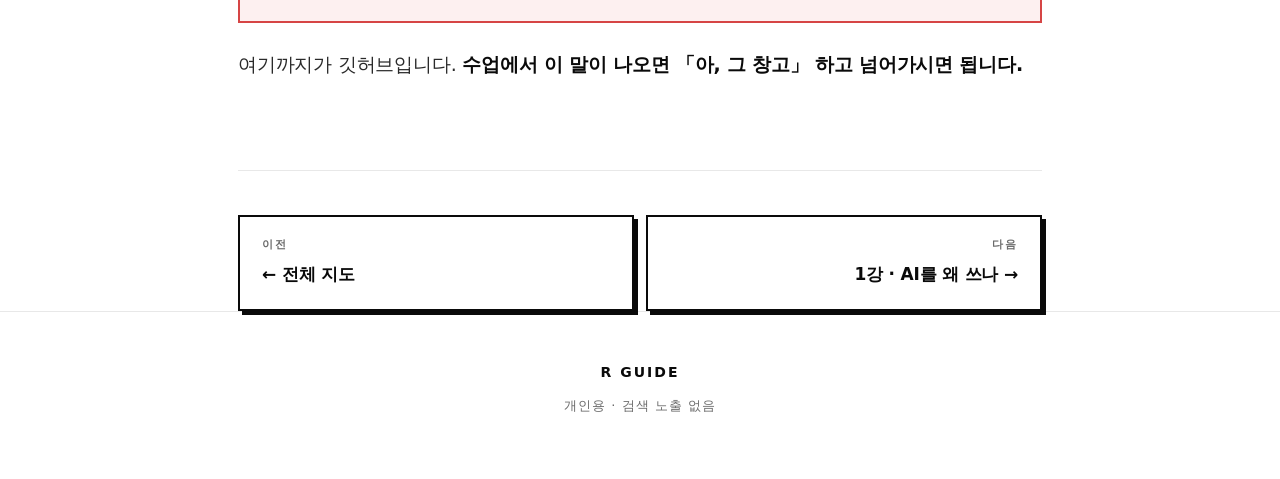
<file: git.html>
<!doctype html>
<html lang="ko">
<head>
<meta charset="utf-8">
<meta name="viewport" content="width=device-width,initial-scale=1">
<meta name="robots" content="noindex, nofollow, noarchive, nosnippet">
<meta name="description" content="개인용 수업 안내">
<title>세팅 · 깃허브가 뭔가요</title>
<link rel="stylesheet" href="./guide.css">
</head>
<body>
<header class="topbar">
  <div class="container topbar-inner">
    <div class="brand"><span class="dot"></span>세팅</div>
    <a class="back" href="./start.html">← 전체 지도</a>
  </div>
</header>

<section class="hero">
  <div class="container">
    <div class="kicker">세팅</div>
    <h1>깃허브가<br><em>뭔가요</em></h1>
    <p class="lead">처음 세팅할 때 <b>같이 깔린 것 중 하나</b>입니다.<br>
    연결은 끝나 있으니, <b>뭐 하는 건지만</b> 아시면 됩니다.</p>
  </div>
</section>

<div class="container">

  <!-- 1. 한 줄로 -->
  <section class="block">
    <div class="tag">1 · 한 줄로</div>
    <h2>인터넷에 있는<br>내 폴더 하나 더</h2>
    <p>어려운 프로그램이 아닙니다. <b>논문 폴더가 인터넷에도 똑같이 한 벌 더 있는 것</b>, 그게 전부예요.</p>

    <div class="stack">
      <div class="layer">
        <div class="ico">내 것</div>
        <div class="body">
          <h4>컴퓨터 안의 논문 폴더</h4>
          <p>진짜로 일하는 곳입니다. <b>지금까지 하시던 그대로</b>, 여기만 쓰시면 됩니다.</p>
        </div>
      </div>
      <div class="layer">
        <div class="ico">깃</div>
        <div class="body">
          <h4>Git (깃) — 사진 찍는 사람</h4>
          <p>폴더가 바뀔 때마다 <b>그 순간을 사진처럼 찍어두는 방식</b>입니다.</p>
          <p>사람이 아니라 컴퓨터 안의 기능이에요. 조용히 찍기만 합니다.</p>
        </div>
      </div>
      <div class="layer">
        <div class="ico">창고</div>
        <div class="body">
          <h4>GitHub (깃허브) — 사진을 맡아두는 창고</h4>
          <p>찍은 사진을 <b>인터넷에 보관해주는 회사</b>입니다. 은행 금고 같은 거예요.</p>
          <p>컴퓨터가 고장 나도 여기 있는 건 그대로 남습니다.</p>
        </div>
      </div>
    </div>

    <p>정리하면 — <b>내 폴더에서 일하면, 깃이 사진을 찍고, 깃허브가 그 사진을 맡아둡니다.</b></p>
    <p>이름이 둘로 나뉘어 헷갈리는데, <b>깃은 방식이고 깃허브는 회사</b>입니다.
    택배 부치는 방법이 「깃」, 짐을 받아주는 택배회사가 「깃허브」라고 보시면 돼요.</p>
  </section>

  <!-- 2. 왜 -->
  <section class="block">
    <div class="tag">2 · 왜</div>
    <h2>그냥 복사해두는 것과<br>뭐가 다른가요</h2>
    <p>USB에 복사하거나 메일로 보내두는 것도 백업입니다. 다른 점은 하나예요.</p>

    <div class="tbl-wrap">
    <table>
      <tr><th></th><th>그냥 복사</th><th>깃허브</th></tr>
      <tr><td><b>남는 것</b></td><td>복사한 <b>그때 것 하나</b></td><td><b>지나온 모든 시점</b></td></tr>
      <tr><td><b>어제 걸로 되돌리기</b></td><td>어제 복사본이 있어야 가능</td><td><b>언제든 가능</b></td></tr>
      <tr><td><b>사람이 할 일</b></td><td>기억하고 있다가 직접</td><td><b>자동</b></td></tr>
      <tr><td><b>같이 보기</b></td><td>파일을 보내야 함</td><td>초대한 사람은 바로 봄</td></tr>
    </table>
    </div>

    <div class="goldbox">
      <div class="c-label">핵심</div>
      <h3>마음껏 고치셔도 됩니다</h3>
      <p>논문을 쓰다 보면 <b>“어제 쓴 게 더 나았는데”</b>가 반드시 옵니다.
      한글 문서였으면 이미 덮어써서 없어졌을 텐데, 여기서는 <b>그날 것이 그대로 남아 있습니다.</b></p>
      <p>그래서 겁내지 않고 고쳐볼 수 있는 것 — <b>그게 이걸 쓰는 진짜 이유</b>입니다.
      백업은 그냥 따라오는 겁니다.</p>
    </div>
  </section>

  <!-- 3. 단어 -->
  <section class="block">
    <div class="tag">3 · 말</div>
    <h2>수업에서 나오는<br>단어 네 개</h2>
    <p>전부 <b>사진첩 이야기</b>입니다. 그 비유로 보면 넷 다 쉽습니다.</p>

    <div class="tbl-wrap">
    <table>
      <tr><th>단어</th><th>사진첩으로 치면</th><th>실제로는</th></tr>
      <tr><td><b>저장소</b><br><code>repository</code></td><td>사진첩 한 권</td><td>논문 폴더 통째로 한 벌</td></tr>
      <tr><td><b>커밋</b><br><code>commit</code></td><td><b>사진 한 장 찍기</b></td><td>“여기까지 했음”을 한 덩어리로 묶어 남기기</td></tr>
      <tr><td><b>푸시</b><br><code>push</code></td><td>찍은 사진을 <b>창고로 보내기</b></td><td>내 컴퓨터 것을 인터넷 창고에 올리기</td></tr>
      <tr><td><b>풀</b><br><code>pull</code></td><td>창고에서 <b>사진 받아오기</b></td><td>인터넷 창고 것을 내 컴퓨터로 내려받기</td></tr>
    </table>
    </div>

    <p>순서도 상식적입니다 — <b>찍고(커밋) → 보낸다(푸시).</b>
    다른 컴퓨터에서 이어서 할 때만 <b>먼저 받아옵니다(풀).</b></p>

    <div class="calm">
      <div class="c-label">안심</div>
      <h3>외우실 필요 없습니다</h3>
      <p>이 네 개는 <b>엄마가 치실 일이 없습니다.</b> 자동으로 돌아가게 해뒀어요.</p>
      <p>그런데 뜻을 알고 계시면 <b>강의에서 이 말이 나올 때 안 막힙니다.</b>
      그게 이 장의 전부입니다.</p>
    </div>
  </section>

  <!-- 4. 지금 -->
  <section class="block">
    <div class="tag">4 · 지금</div>
    <h2>이미<br>돌아가고 있습니다</h2>
    <p>따로 누르실 게 없습니다. <b>정해진 시간에 알아서</b> 사진을 찍고 창고로 보냅니다.</p>

    <div class="map">
      <div class="mrow">
        <div class="num">12시</div>
        <div><p class="t">점심때 한 번</p><p class="d">오전에 하신 것까지 저장</p></div>
      </div>
      <div class="mrow">
        <div class="num">17시</div>
        <div><p class="t">저녁 무렵 한 번</p><p class="d">오후에 하신 것까지 저장</p></div>
      </div>
      <div class="mrow">
        <div class="num">22시</div>
        <div><p class="t">자기 전 한 번</p><p class="d">그날 것 마무리</p></div>
      </div>
      <div class="mrow goal">
        <div class="num">켤 때</div>
        <div><p class="t">컴퓨터를 켜면 또 한 번</p><p class="d">꺼둔 사이 것이 밀리지 않게</p></div>
      </div>
    </div>

    <div class="calm">
      <div class="c-label">중요</div>
      <h3>화면에 아무것도 안 뜨는 게 정상입니다</h3>
      <p>저장될 때 <b>알림도, 창도 뜨지 않습니다.</b> 조용한 게 잘 되고 있다는 뜻이에요.</p>
      <p>“어? 안 되고 있나”는 걱정 안 하셔도 됩니다. <b>따로 지켜보고 있습니다.</b></p>
    </div>

    <h3>창고 안에 서랍이 두 칸입니다</h3>
    <p>창고를 열면 칸이 둘로 나뉘어 있습니다. 이걸 <b>브랜치</b>라고 부르는데, 뜻은 단순합니다.</p>
    <ul>
      <li><b>자동 서랍</b> — 위의 하루 네 번이 쌓이는 곳. <b>기계가 넣는 칸</b>입니다</li>
      <li><b>정리 서랍</b> — 딸이 “여기까지가 한 덩어리”로 묶어 정리해두는 칸</li>
    </ul>
    <p>왜 나눠뒀냐면, <b>자동으로 쌓인 것과 사람이 정리한 것을 섞으면 나중에 못 찾기 때문</b>입니다.
    서랍장에 「그냥 넣는 칸」과 「개어 넣는 칸」을 따로 두는 것과 같아요.</p>
  </section>

  <!-- 5. 안 올라가는 것 -->
  <section class="block">
    <div class="tag">5 · 예외</div>
    <h2>창고에 안 올리는 것도<br>있습니다</h2>
    <p><b>받아온 원본 자료</b>(실거래가 파일 같은 것)는 창고에 올리지 않습니다.
    덩치가 너무 커서 창고가 감당을 못 하거든요.</p>

    <div class="goldbox">
      <div class="c-label">대신</div>
      <h3>원본은 구글드라이브에 따로 있습니다</h3>
      <p>안 올린다고 없는 게 아닙니다. <b>구글드라이브에 따로 한 벌 넣어뒀습니다.</b></p>
      <p>원본 자료가 중요한 이유가 있어요 — 공공기관 자료는 <b>시간이 지나면 형식이 바뀌거나 내려갑니다.</b>
      논문은 <b>받은 그 시점 자료</b>로 쓴 거라, 나중에 다시 받으면 숫자가 달라질 수 있습니다.</p>
      <p>그래서 <code>01-원본데이터</code> 폴더는 <b>손대지 않고 그대로 두는 게 원칙</b>입니다. 읽기만 하세요.</p>
    </div>

    <p>대신 <b>직접 쓰신 것</b>(코드·원고·수업 필기)은 전부 창고로 갑니다. <b>고생한 건 다 남습니다.</b></p>
  </section>

  <!-- 6. 수업에서 -->
  <section class="block">
    <div class="tag">6 · 헷갈리는 지점</div>
    <h2>수업에서 「깃허브」가<br>두 가지 뜻으로 나옵니다</h2>
    <p>같은 이름인데 <b>가리키는 게 다릅니다.</b> 이거 하나만 갈라두면 안 헷갈립니다.</p>

    <div class="stack">
      <div class="layer">
        <div class="ico">계정</div>
        <div class="body">
          <h4>“깃허브 가입하세요”</h4>
          <p>AI 도우미(코파일럿)를 쓰려면 <b>계정이 필요해서</b> 하는 말입니다.</p>
          <p><b>이미 만들어져 있고, 로그인도 되어 있습니다.</b></p>
        </div>
      </div>
      <div class="layer">
        <div class="ico">설치</div>
        <div class="body">
          <h4><code>install_github(...)</code></h4>
          <p>화면에 이런 게 나오면 <b>계정 이야기가 아닙니다.</b>
          <b>프로그램 조각을 받아오는 것</b>뿐이에요.</p>
          <p>앱스토어에서 앱 하나 받는 것과 같습니다. <b>그냥 실행하시면 됩니다.</b></p>
        </div>
      </div>
    </div>

    <div class="calm">
      <div class="c-label">정리</div>
      <h3>둘 다 이미 준비돼 있습니다</h3>
      <p>가입도 끝났고, 받아오는 것도 그냥 실행하면 됩니다.
      <b>「깃허브」라는 말이 나와도 멈추실 필요 없습니다.</b></p>
    </div>
  </section>

  <!-- 7. 직접 -->
  <section class="block">
    <div class="tag">7 · 직접 해보기</div>
    <h2>내 사진첩<br>열어보기</h2>
    <p>말로만 들으면 안 와닿습니다. <b>실제로 뭐가 쌓였는지</b> 한 번 보시죠.</p>
    <p>이번 건 <b>터미널</b>에 칩니다 — 아래 칸에서 <code>Console</code> 옆의
    <code>Terminal</code> 탭을 누르세요. (3강에서 본 그 구분입니다.)</p>

    <div class="try">
      <div class="try-head"><span class="lbl">터미널에서 · 최근 사진 다섯 장</span><button class="copy-btn">복사</button></div>
      <pre>git log --oneline -5</pre>
      <div class="out"><span class="cap">이런 식으로 나옵니다 (예시)</span>a1b2c3d 자동 저장 08-30 12:00
e4f5g6h 자동 저장 08-29 22:00
i7j8k9l 3주차 수업 코드 정리
m1n2o3p 회귀분석 연습 파일 추가
q4r5s6t 처음 만든 폴더</div>
    </div>

    <p>한 줄이 <b>사진 한 장</b>입니다. 앞의 알아볼 수 없는 글자는 <b>사진 번호</b>고,
    뒤가 <b>그때 뭘 했는지</b>예요. <b>번호는 무시하셔도 됩니다.</b></p>
    <p>이게 지금까지 쌓인 <b>엄마 논문의 역사</b>입니다. 여기 있는 어느 시점으로든 돌아갈 수 있어요.</p>

    <div class="redbox">
      <div class="c-label">편하게</div>
      <h3>아무것도 바뀌지 않습니다</h3>
      <p>이건 <b>보기만 하는 명령</b>입니다. 목록을 읽어 보여줄 뿐, 파일은 손대지 않아요.</p>
      <p>글자가 화면을 채우고 안 끝나는 것 같으면 <span class="key">q</span> 를 누르시면 빠져나옵니다.</p>
    </div>

    <h3>화면에서 찾아보기</h3>
    <p>왼쪽 세로 아이콘 줄에 <b>가지가 갈라진 모양</b>이 있습니다. 눌러보면
    <b>지금 바뀐 파일 목록</b>이 나와요. <b>구경만 하시면 됩니다.</b></p>
    <p>안 보이거나 비어 있어도 괜찮습니다. <b>바뀐 게 없으면 비어 있는 게 맞습니다.</b></p>
  </section>

  <!-- 8. 이것만 -->
  <section class="block">
    <div class="tag">8 · 미리</div>
    <h2>이것만 알고<br>가시면 됩니다</h2>

    <div class="redbox">
      <div class="c-label">MUST</div>
      <h3>세 가지</h3>
      <p><b>1. 엄마가 하실 일은 없습니다.</b>
      저장 버튼도, 명령도 필요 없어요. <b>파일을 만들고 고치시기만 하면</b> 나머지는 자동입니다.</p>
      <p><b>2. 되돌리고 싶으면 말씀만 하시면 됩니다.</b>
      “어제 저녁 걸로” 정도만 알려주시면 찾아서 돌려놓습니다. <b>직접 하실 필요 없습니다.</b></p>
      <p><b>3. 창고는 잠겨 있습니다.</b>
      인터넷에 있다고 아무나 보는 게 아니에요. <b>초대받은 사람만</b> 열 수 있습니다.</p>
    </div>

    <p>여기까지가 깃허브입니다. <b>수업에서 이 말이 나오면 「아, 그 창고」 하고 넘어가시면 됩니다.</b></p>
  </section>

  <div class="nav">
    <a href="./start.html"><span class="lbl">이전</span>← 전체 지도</a>
    <a class="next" href="./g1.html"><span class="lbl">다음</span>1강 · AI를 왜 쓰나 →</a>
  </div>
</div>

<footer class="footer">
  <div class="container">
    <div class="line">R GUIDE</div>
    <div>개인용 · 검색 노출 없음</div>
  </div>
</footer>
<script src="./guide.js"></script>
</body>
</html>
</file>
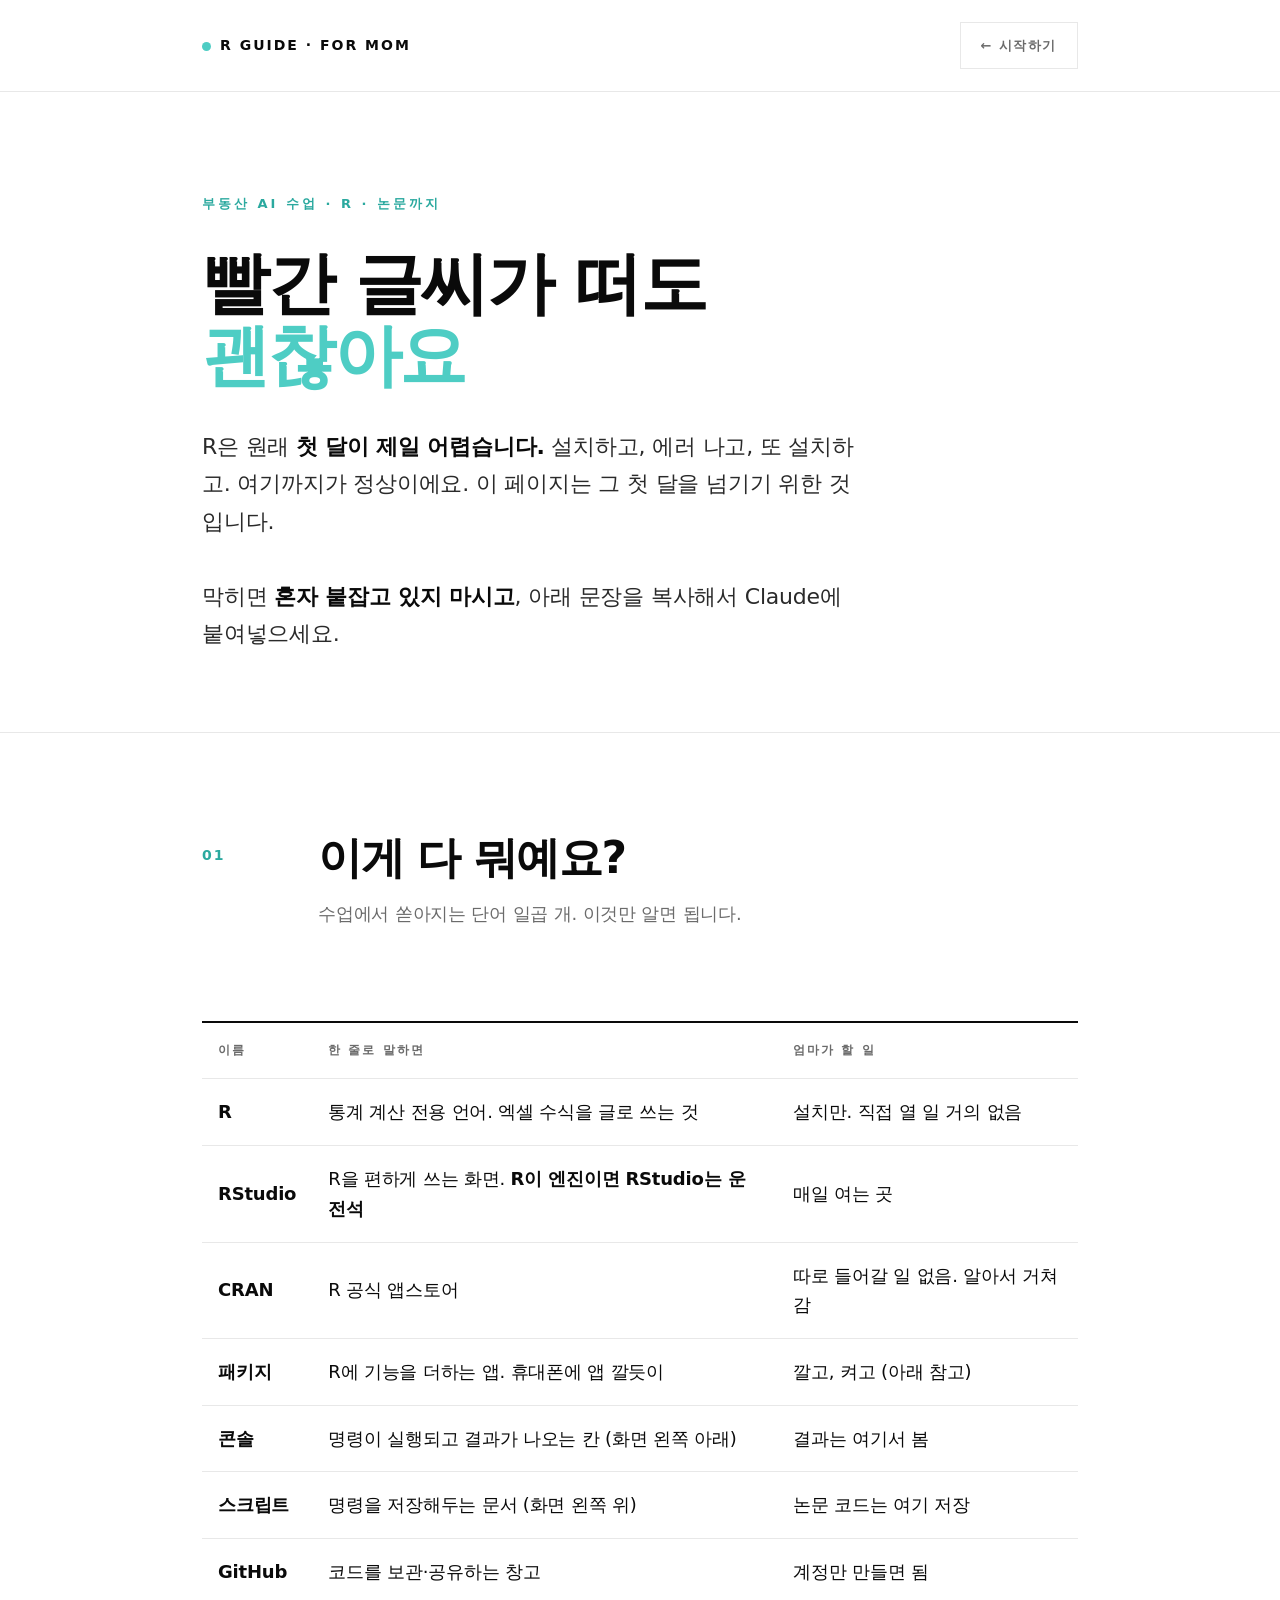
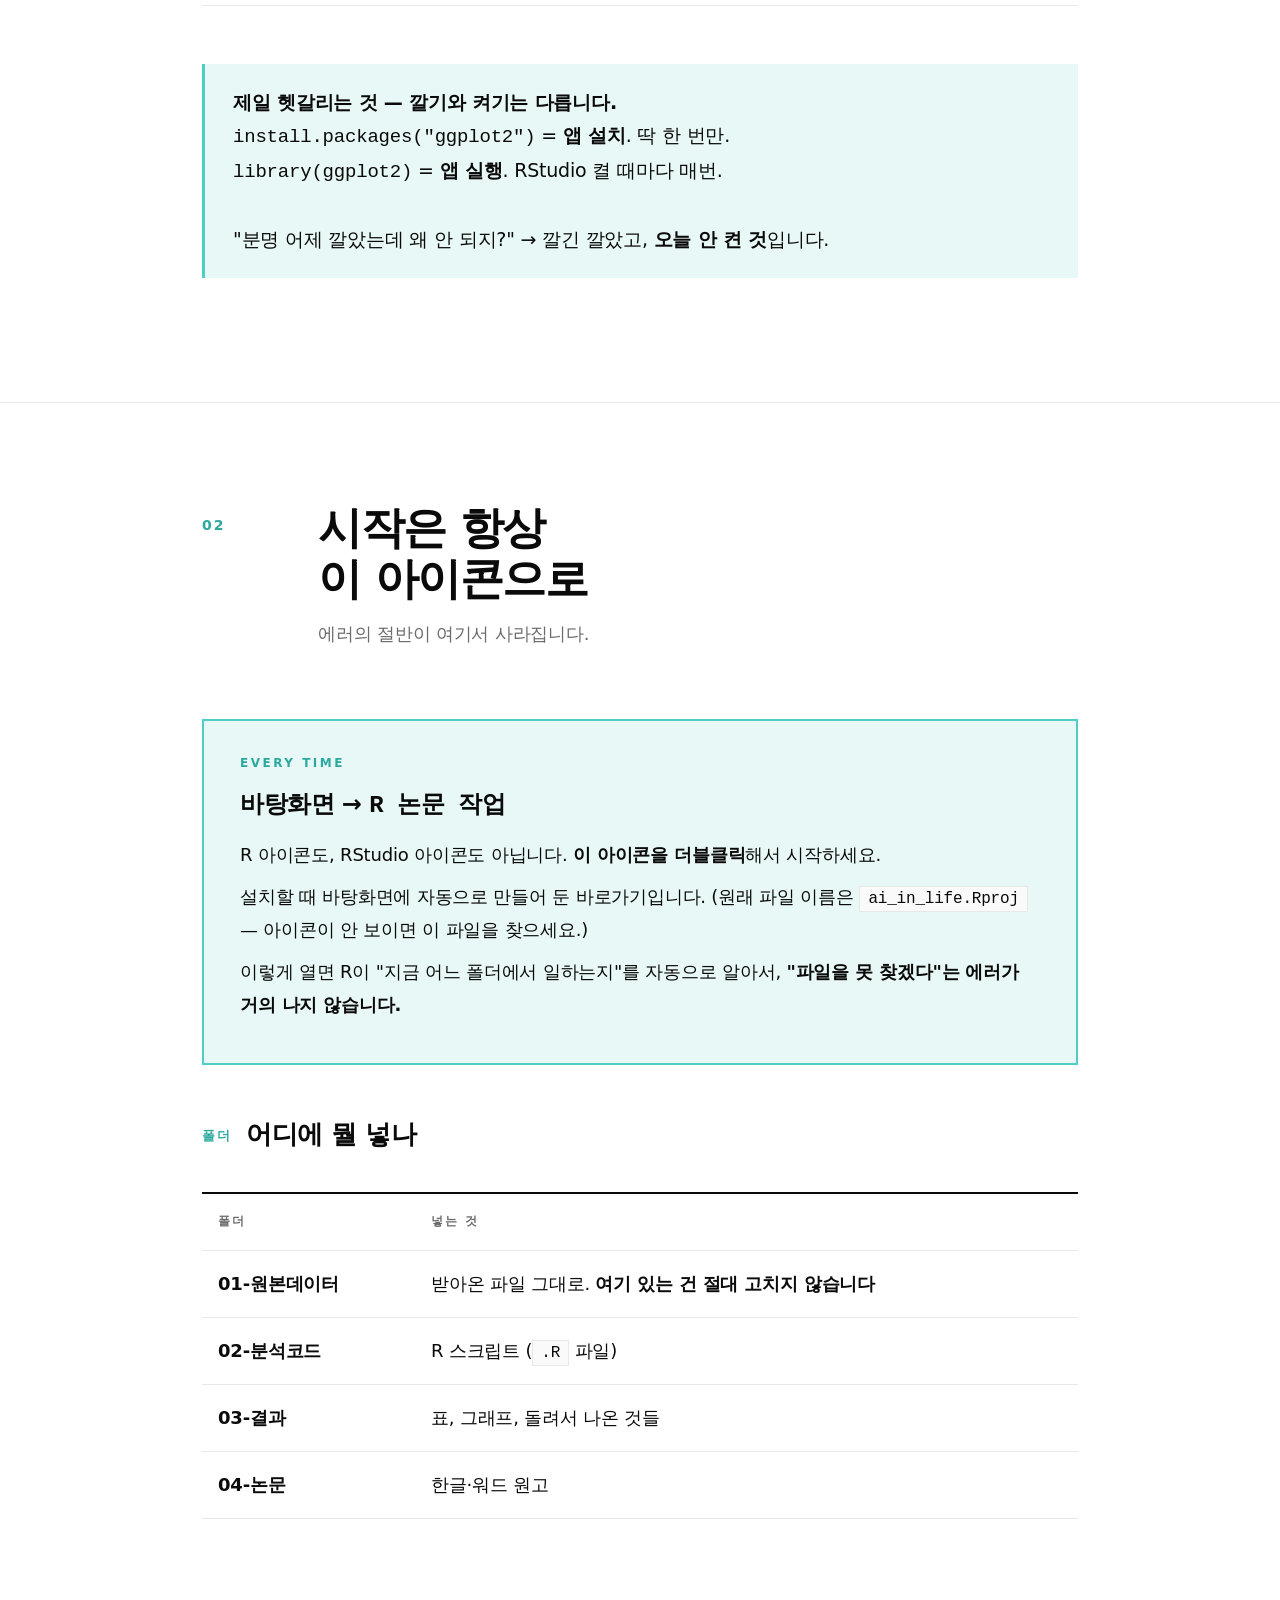
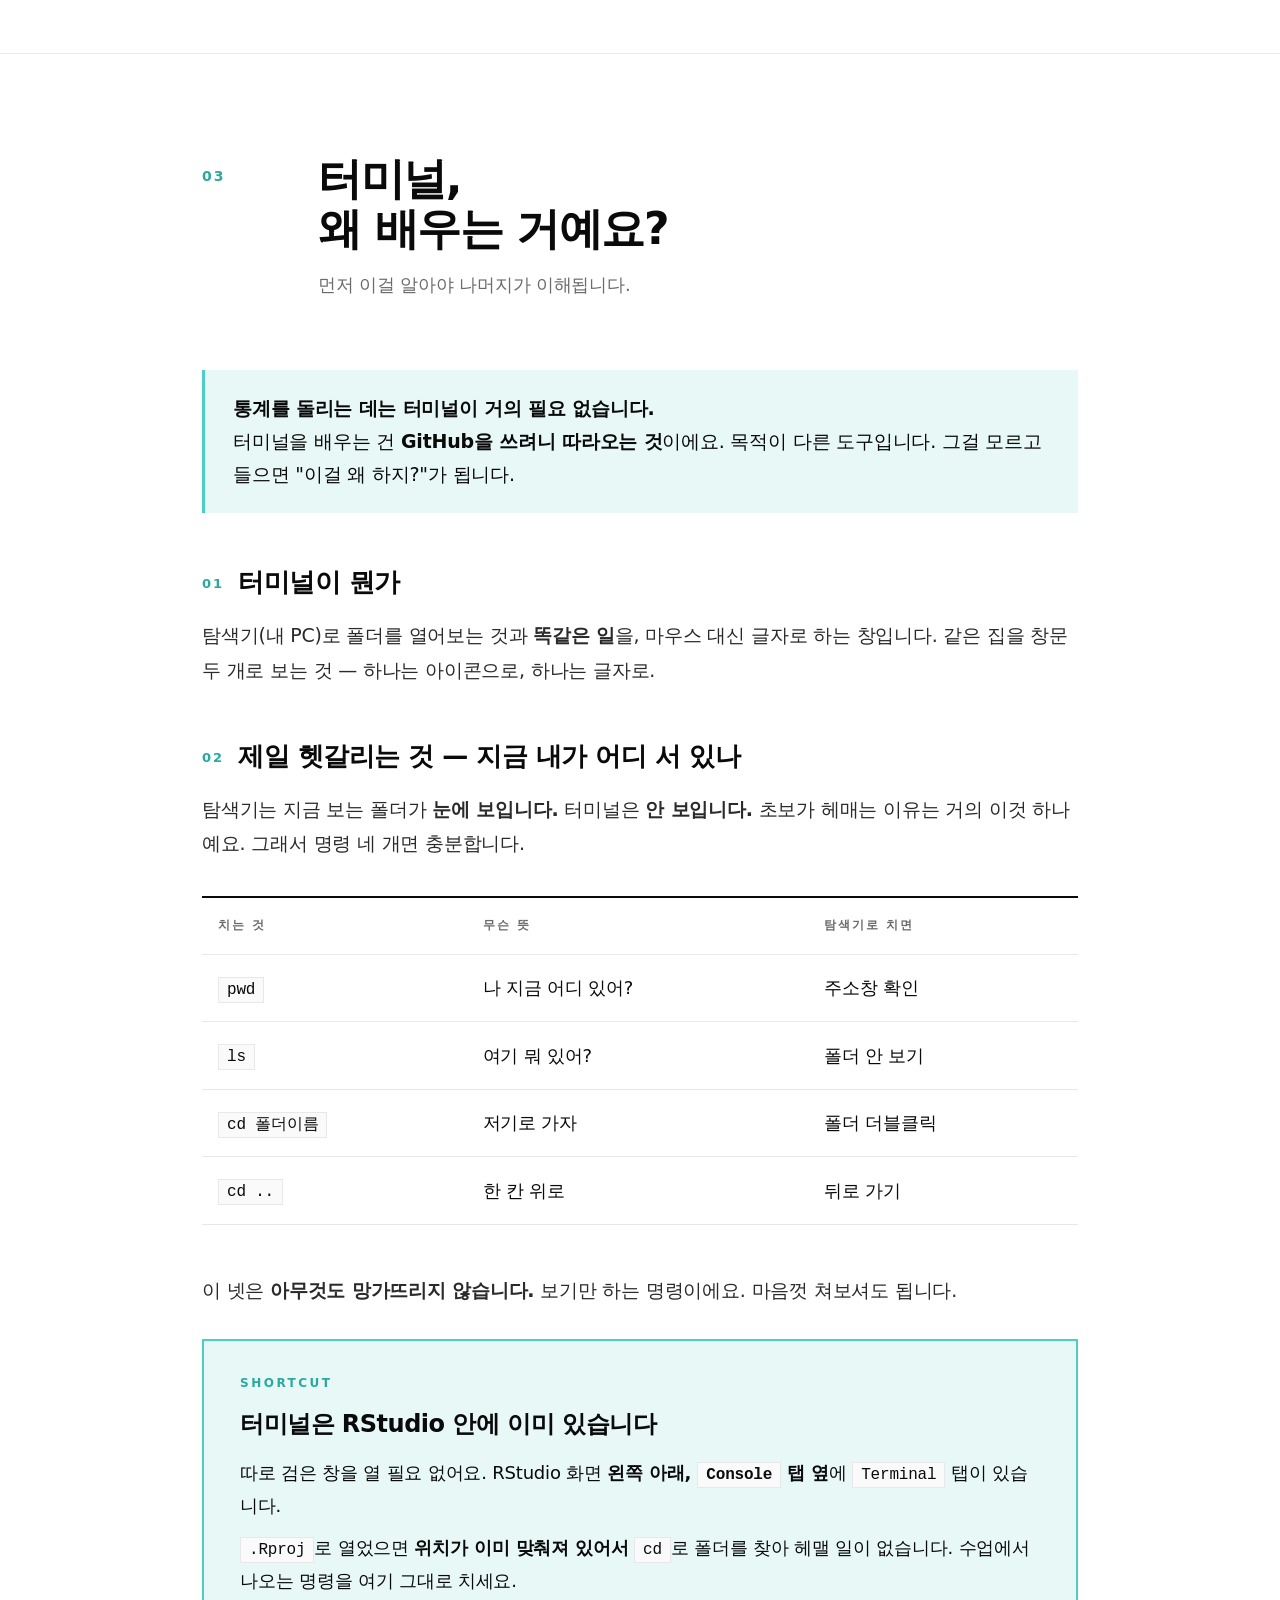
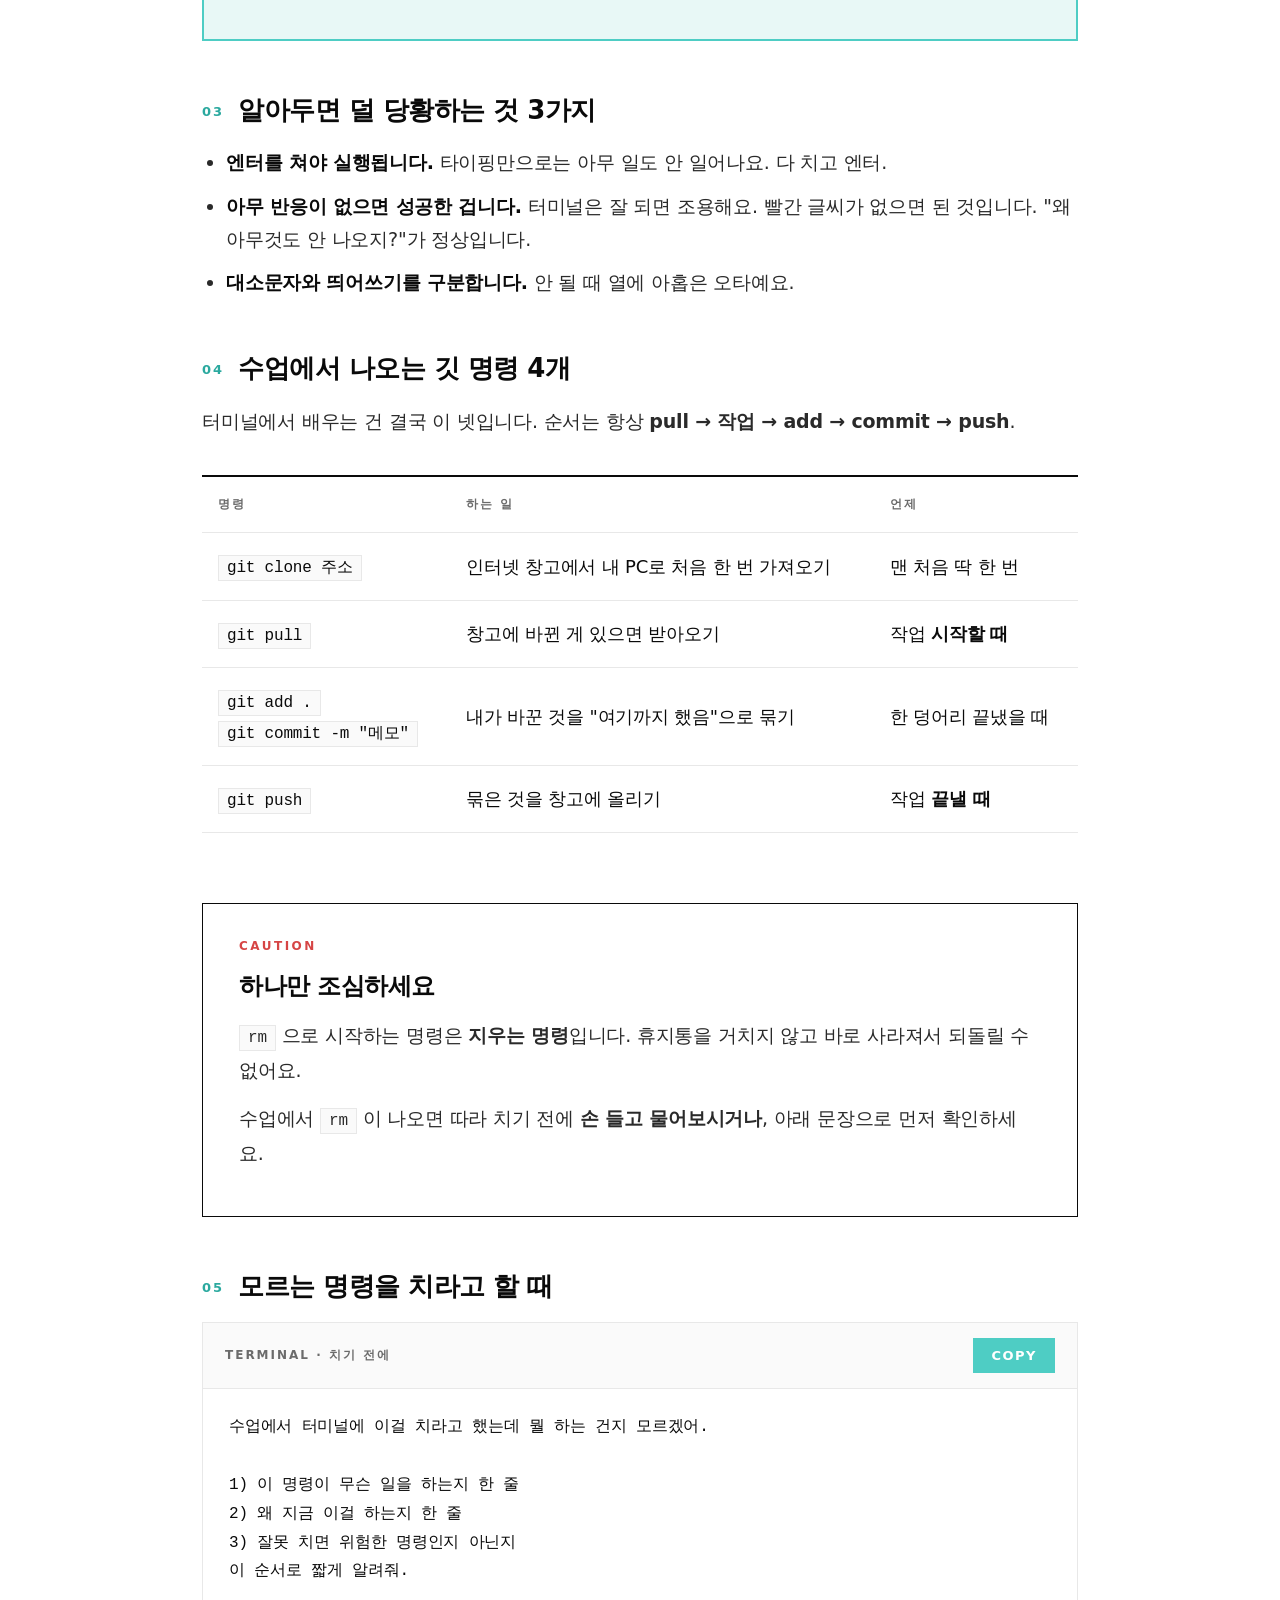
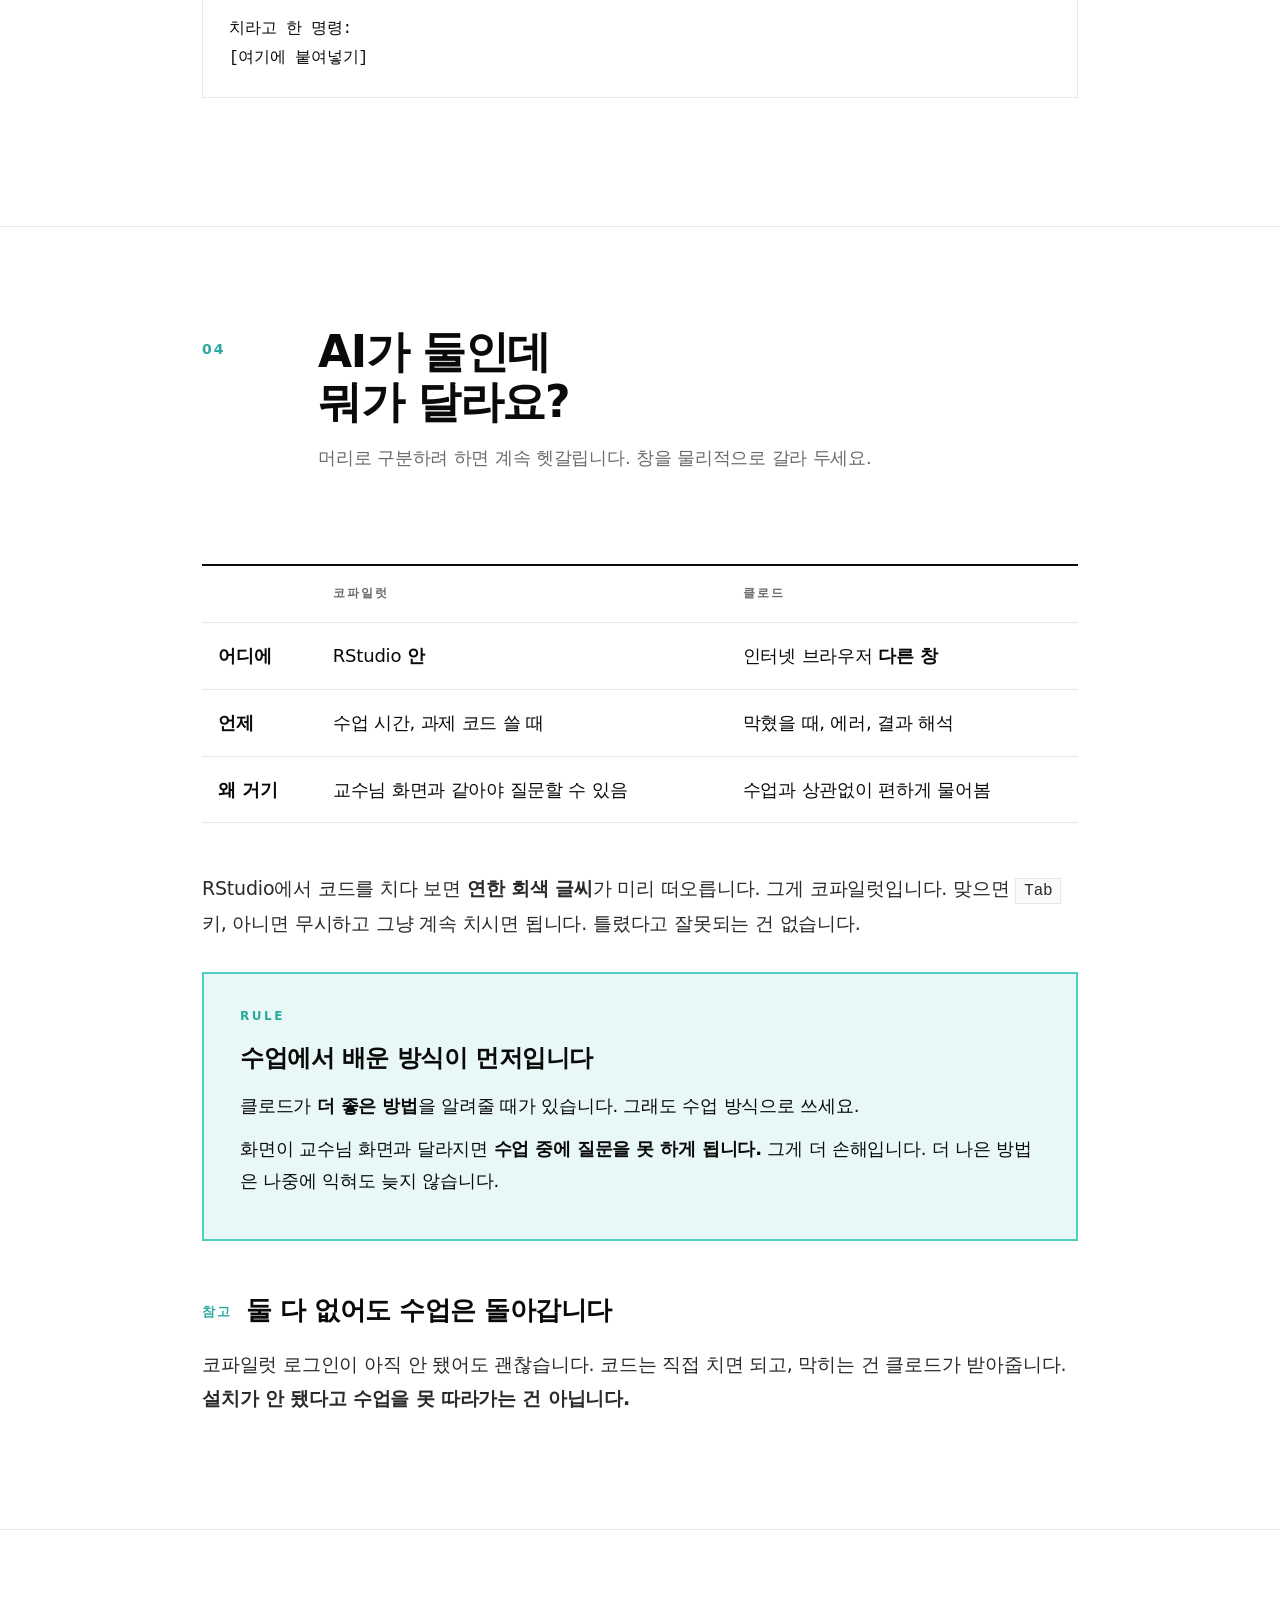
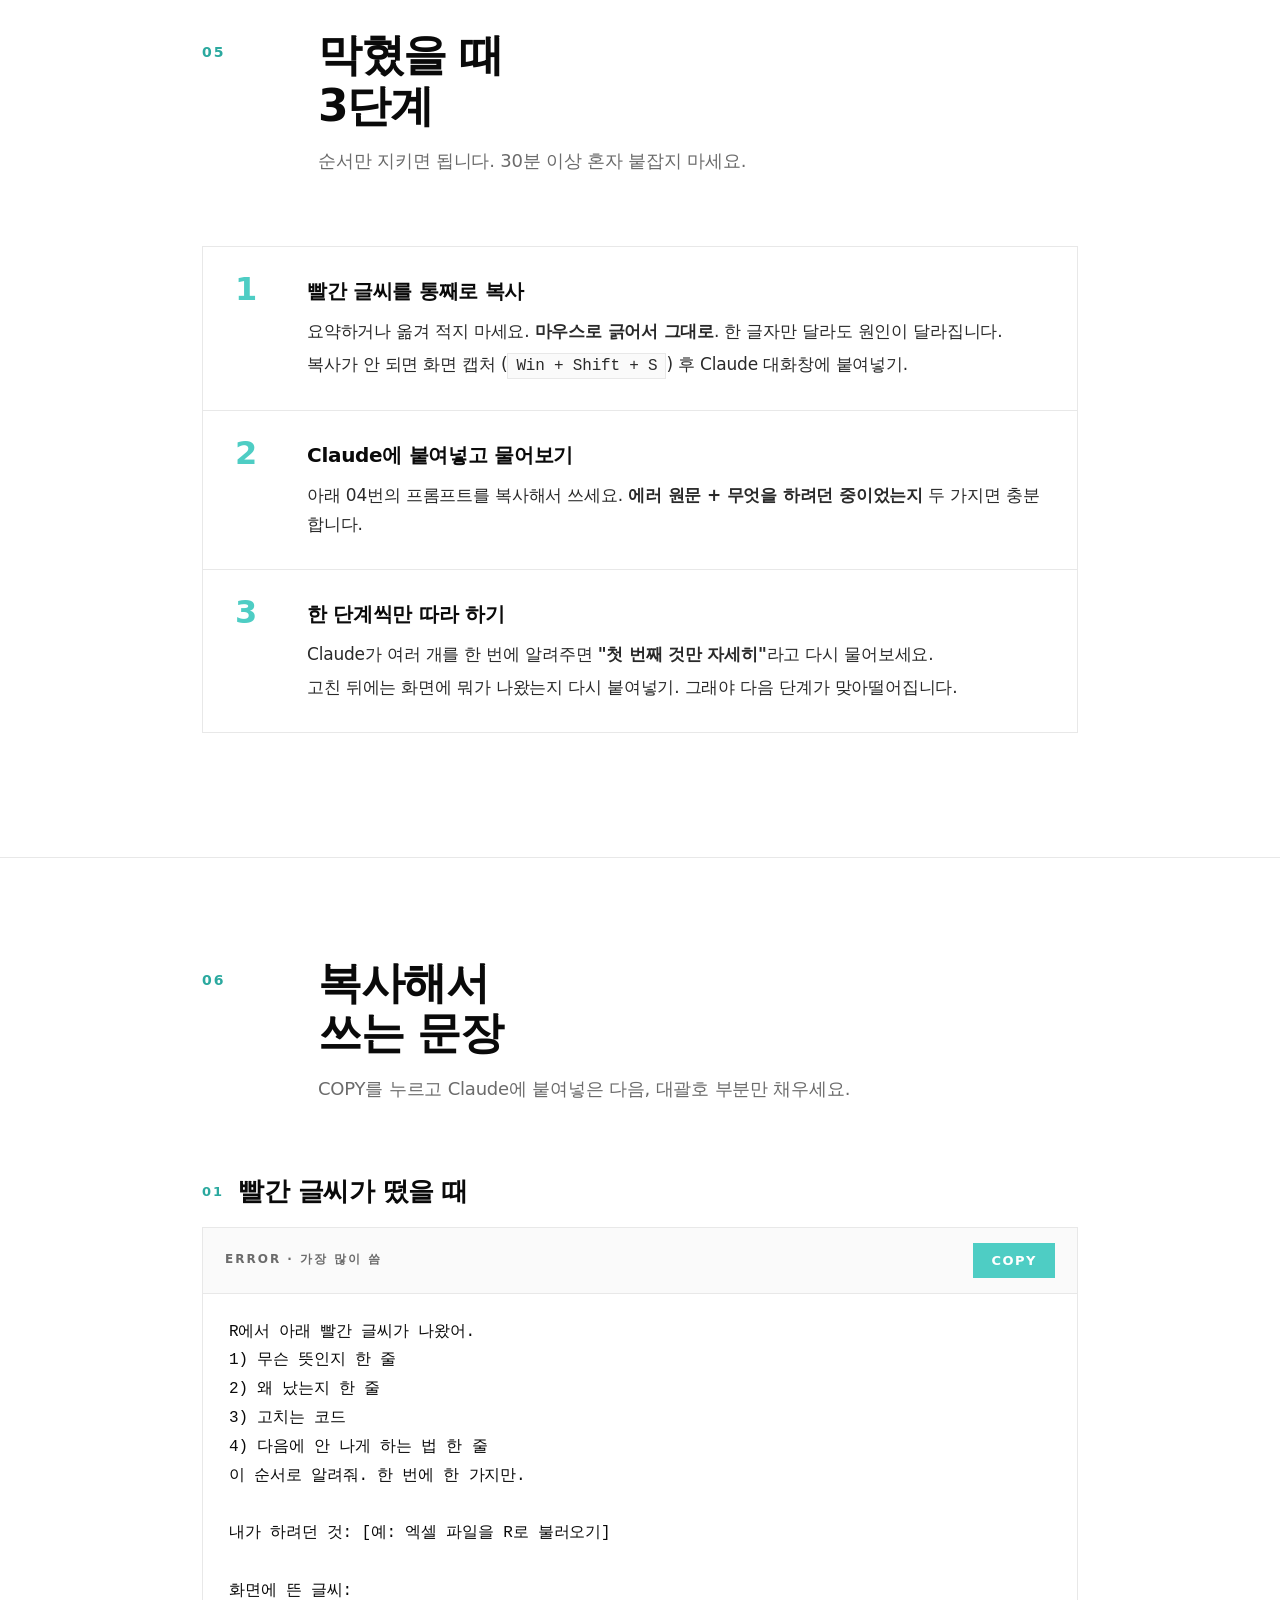
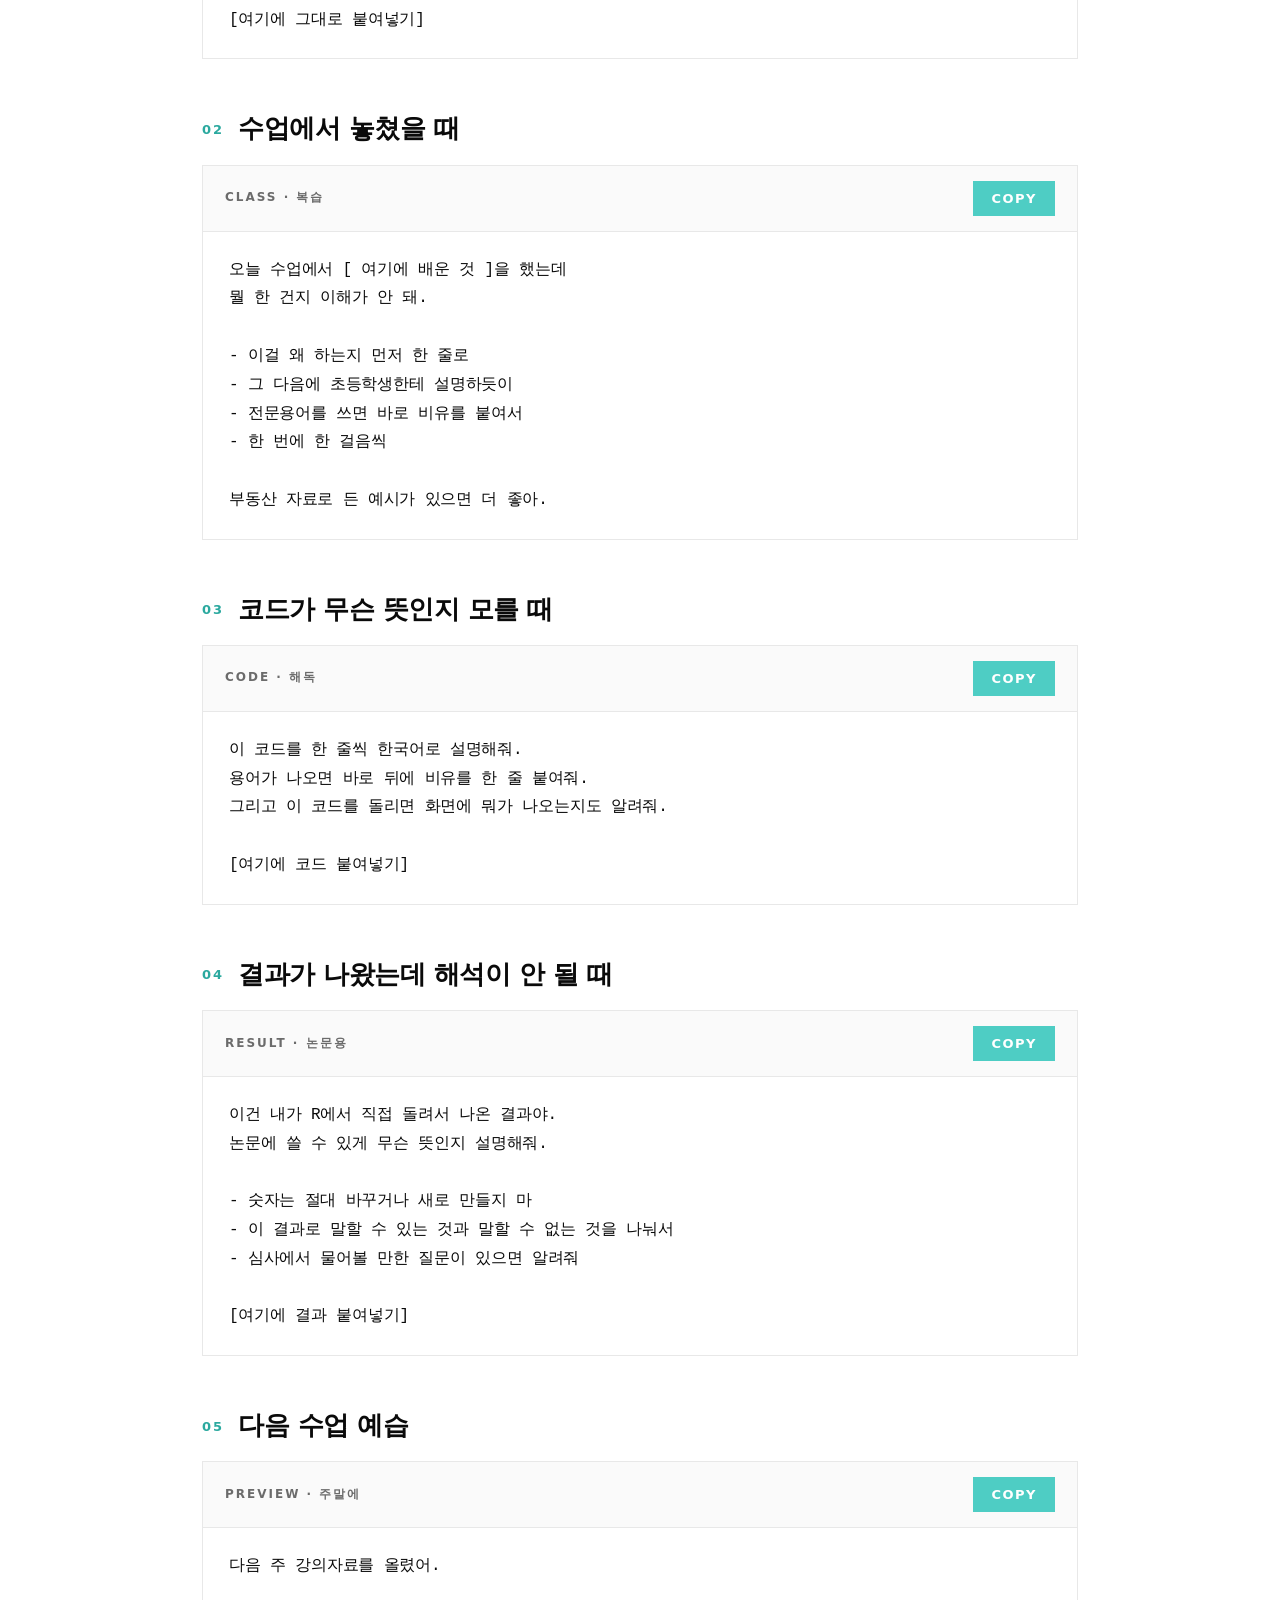
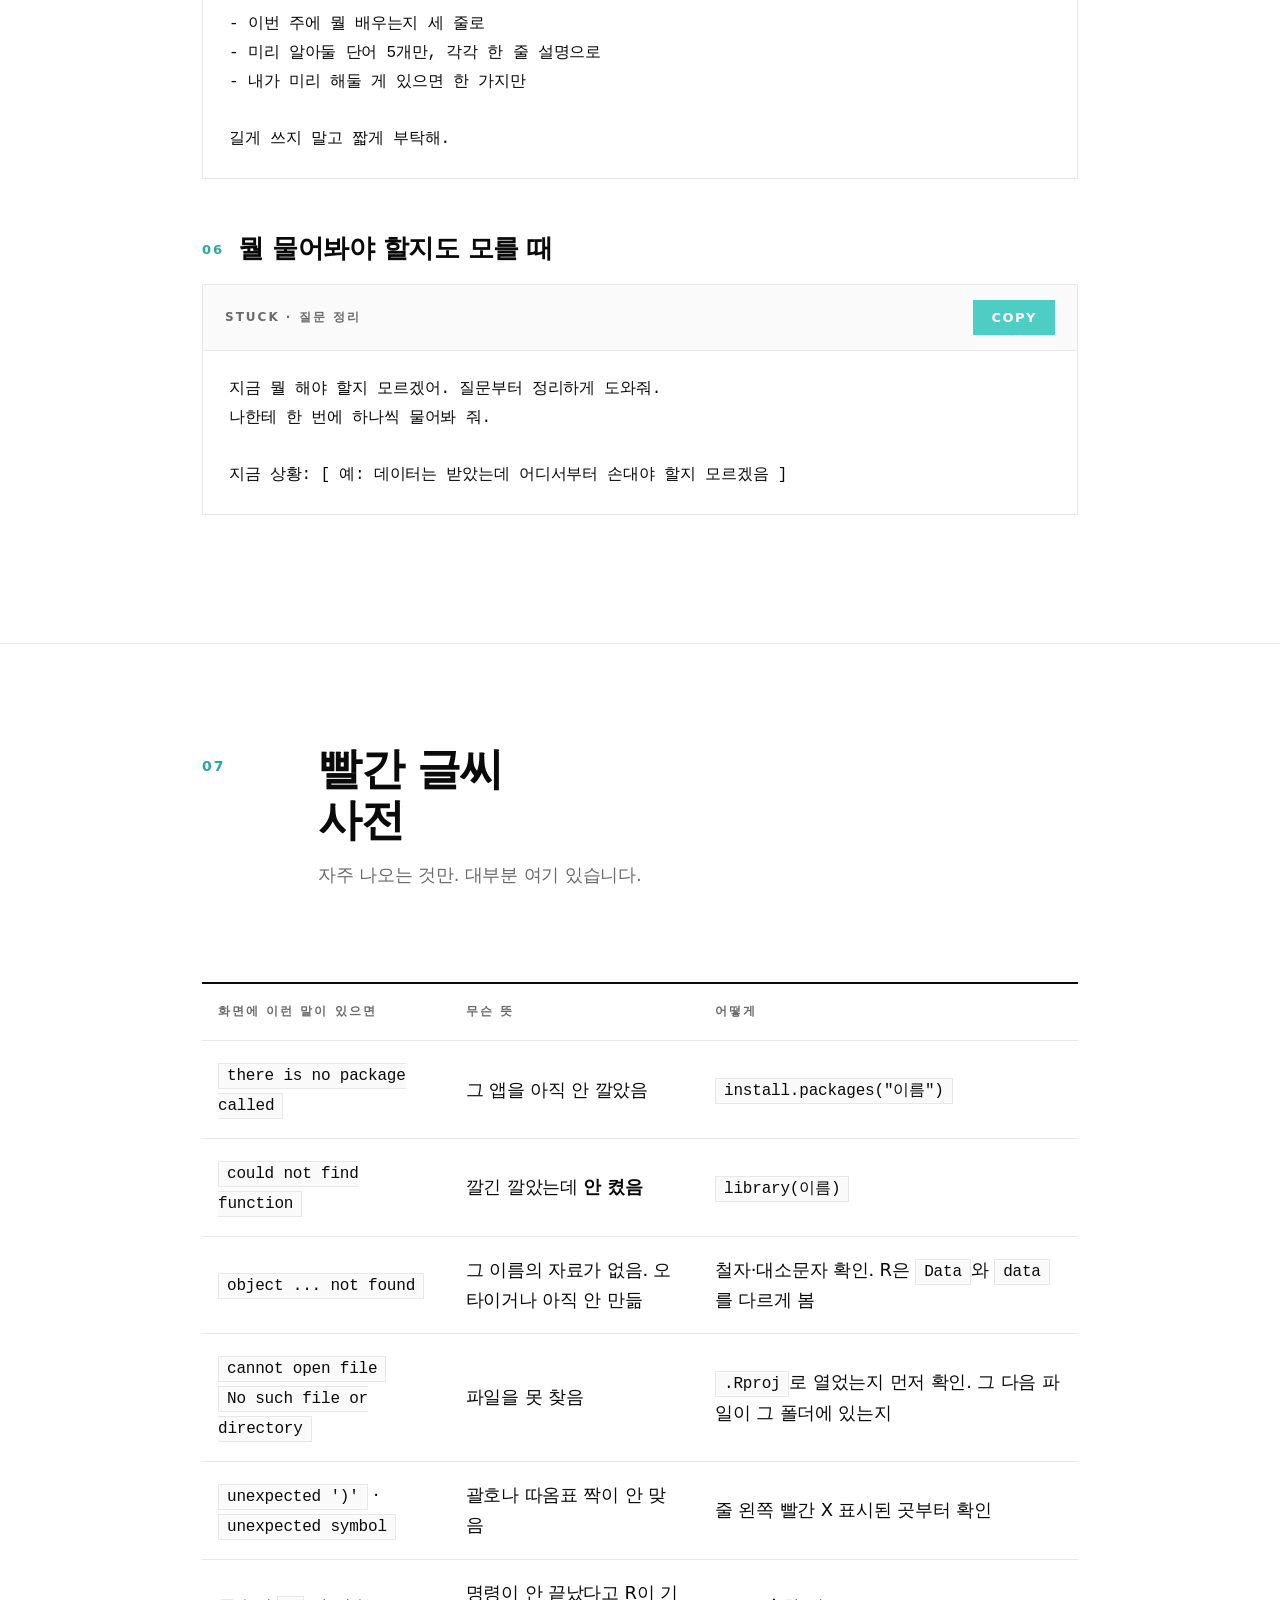
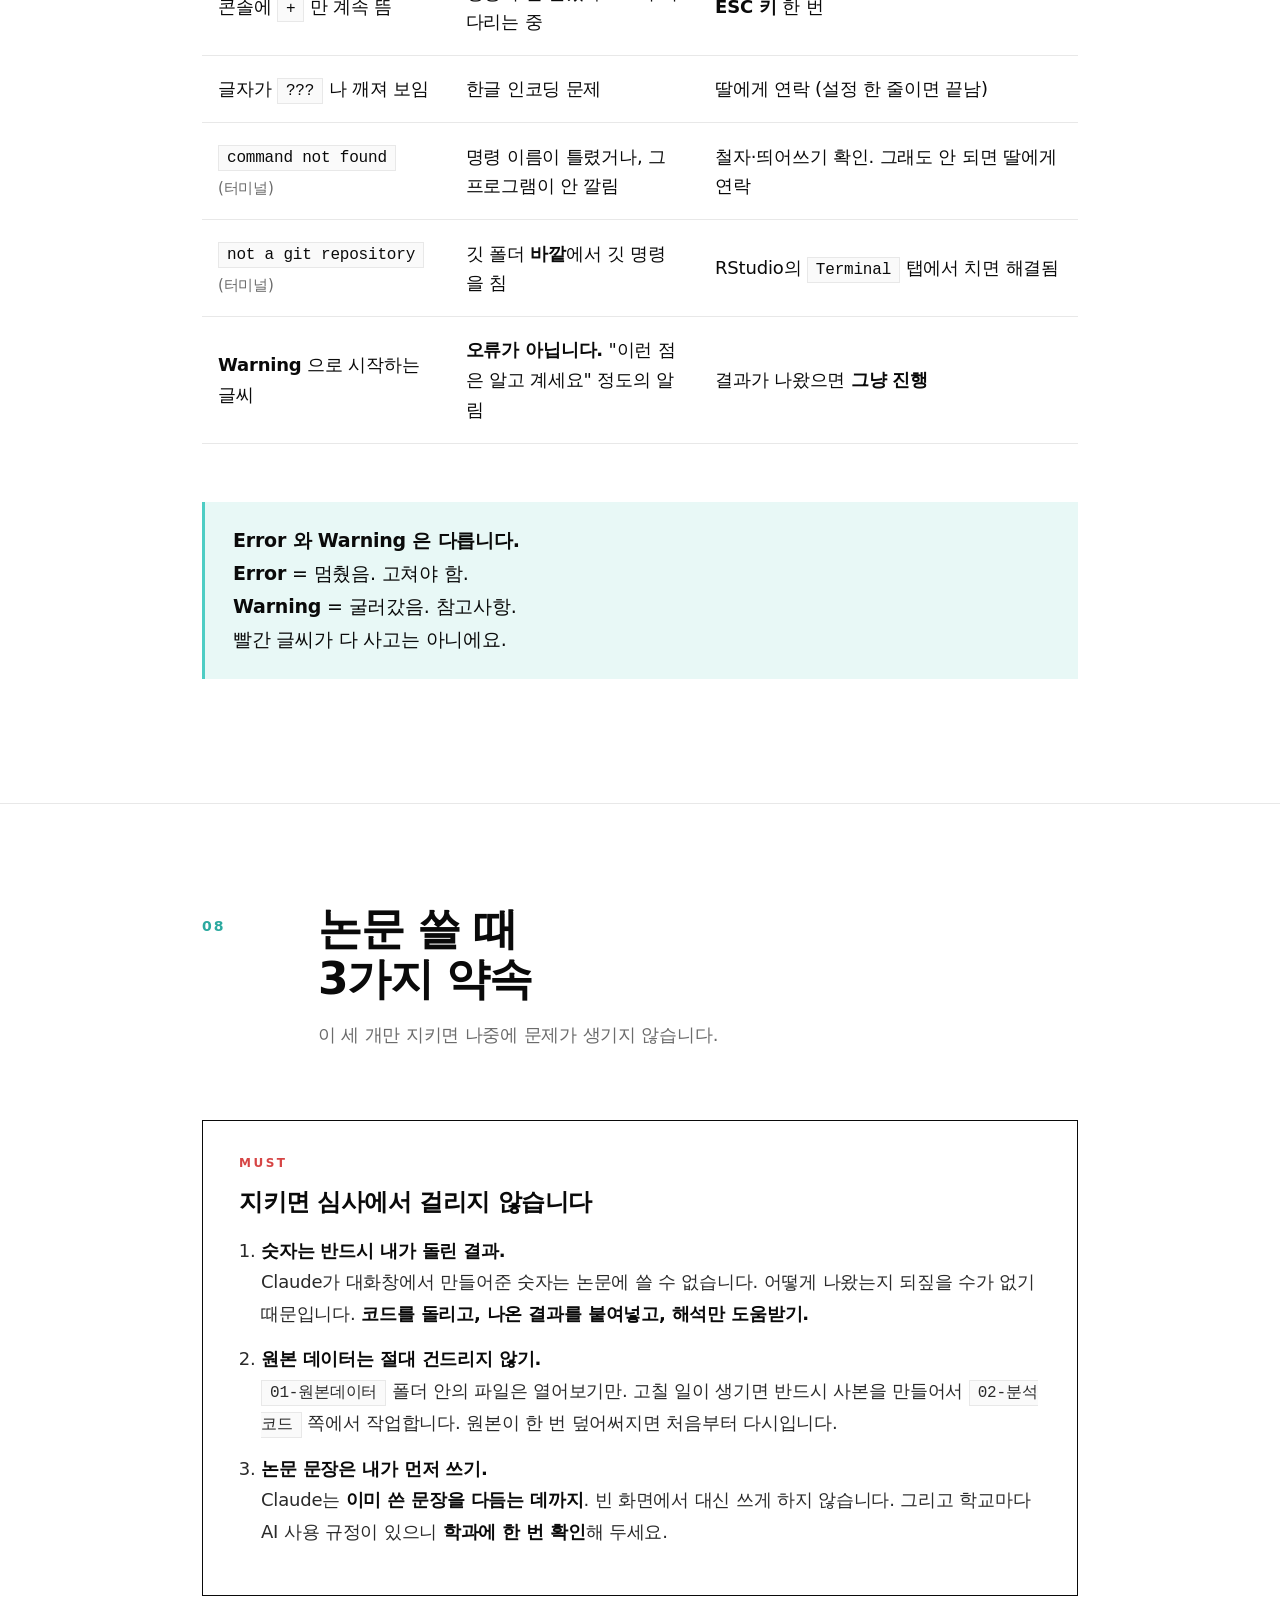
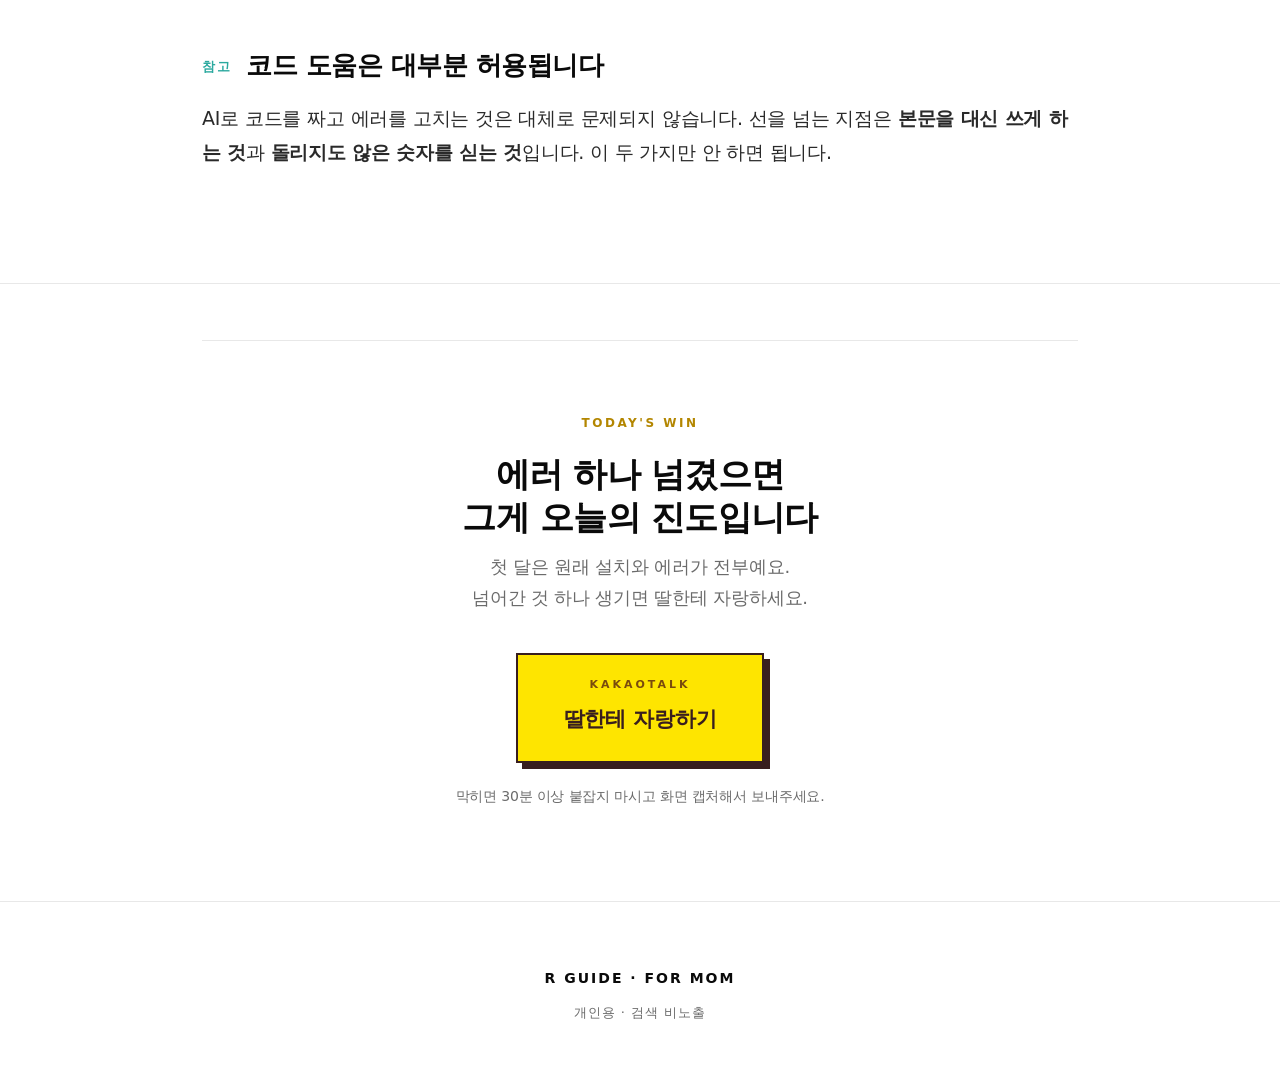
<file: r.html>
<!doctype html>
<html lang="ko">
<head>
<meta charset="utf-8">
<meta name="viewport" content="width=device-width,initial-scale=1">
<meta name="robots" content="noindex, nofollow, noarchive, nosnippet">
<meta name="googlebot" content="noindex, nofollow">
<meta name="description" content="개인용 R 수업 가이드">
<title>R GUIDE · 수업부터 논문까지</title>
<style>
  :root{
    --bg:#ffffff; --ink:#0a0a0a; --ink-2:#2a2a2a; --ink-3:#6b6b6b; --line:#e8e8e8;
    --accent:#4ECDC4; --accent-dark:#2BA99F; --accent-soft:#E8F8F6;
    --bg-soft:#fafafa; --ng:#d64545;
  }
  *{box-sizing:border-box;-webkit-font-smoothing:antialiased}
  html,body{margin:0;padding:0;background:var(--bg);color:var(--ink);
    font-family:"Apple SD Gothic Neo","Pretendard","Malgun Gothic","Noto Sans KR",system-ui,sans-serif;
    font-size:20px;line-height:1.8;letter-spacing:-.2px}
  a{color:inherit} img{max-width:100%}

  .container{max-width:940px;margin:0 auto;padding:0 32px}
  .topbar{border-bottom:1px solid var(--line);padding:22px 0;position:sticky;top:0;
    background:rgba(255,255,255,.96);backdrop-filter:blur(10px);z-index:100}
  .topbar-inner{display:flex;align-items:center;justify-content:space-between}
  .brand{font-size:14px;font-weight:800;letter-spacing:2px}
  .brand .dot{display:inline-block;width:9px;height:9px;background:var(--accent);
    border-radius:50%;margin-right:9px;vertical-align:middle}
  .back{font-size:13px;font-weight:800;letter-spacing:1.5px;color:var(--ink-3);
    text-decoration:none;border:1px solid var(--line);padding:11px 20px;transition:all .15s}
  .back:hover{border-color:var(--ink);color:var(--ink)}

  .hero{padding:100px 0 80px;border-bottom:1px solid var(--line)}
  .hero .kicker{font-size:13px;font-weight:800;letter-spacing:3px;color:var(--accent-dark);margin-bottom:32px}
  .hero h1{font-size:68px;font-weight:800;line-height:1.06;letter-spacing:-2.2px;margin:0 0 36px}
  .hero h1 em{font-style:normal;color:var(--accent)}
  .hero .lead{font-size:22px;color:var(--ink-2);line-height:1.7;max-width:660px;margin:0}
  .hero .lead b{font-weight:700;color:var(--ink)}
  @media (max-width:640px){
    .hero{padding:64px 0 56px}
    .hero h1{font-size:42px;letter-spacing:-1.2px}
    .hero .lead{font-size:19px}
  }

  .section{padding:100px 0;border-bottom:1px solid var(--line)}
  .section-head{display:flex;gap:52px;margin-bottom:56px}
  @media (max-width:640px){.section-head{flex-direction:column;gap:18px;margin-bottom:40px}}
  .section-num{font-size:14px;font-weight:800;letter-spacing:2px;color:var(--accent-dark);
    min-width:64px;flex-shrink:0;padding-top:10px}
  .section-title{font-size:44px;font-weight:800;letter-spacing:-1.4px;line-height:1.15;margin:0}
  @media (max-width:640px){.section-title{font-size:32px;letter-spacing:-.8px}}
  .section-sub{font-size:18px;color:var(--ink-3);margin-top:16px;line-height:1.6}

  h3{font-size:26px;font-weight:800;letter-spacing:-.5px;margin:52px 0 18px;line-height:1.35}
  h3:first-child{margin-top:0}
  h3 .sub-num{display:inline-block;font-size:13px;font-weight:800;color:var(--accent-dark);
    letter-spacing:2px;margin-right:14px;vertical-align:middle}
  p{margin:14px 0;color:var(--ink-2);font-size:19px;line-height:1.8}
  ul,ol{padding-left:24px;margin:16px 0;color:var(--ink-2)}
  li{margin:10px 0;font-size:19px;line-height:1.75}
  li b{color:var(--ink)}
  blockquote{margin:24px 0;padding:22px 28px;background:var(--accent-soft);
    border-left:3px solid var(--accent);font-size:19px;color:var(--ink);line-height:1.75}
  blockquote b{font-weight:800}

  table{width:100%;border-collapse:collapse;margin:22px 0 34px;font-size:17px}
  th,td{padding:18px 16px;border-bottom:1px solid var(--line);text-align:left;line-height:1.65}
  tr:first-child th{border-top:2px solid var(--ink)}
  th{font-size:12px;font-weight:800;letter-spacing:2px;color:var(--ink-3)}
  td{font-size:18px} td b{color:var(--ink);font-weight:800}
  td code,p code,li code{font-family:"D2Coding","JetBrains Mono","Consolas",monospace;
    font-size:16px;background:var(--bg-soft);padding:3px 8px;border:1px solid var(--line)}
  .tbl-wrap{overflow-x:auto}

  .prompt{position:relative;border:1px solid var(--line);background:#fff;margin:18px 0 28px;transition:border-color .2s}
  .prompt:hover{border-color:var(--ink)}
  .prompt-head{display:flex;justify-content:space-between;align-items:center;
    padding:15px 22px;border-bottom:1px solid var(--line);background:var(--bg-soft);gap:16px}
  .prompt-head .p-label{font-size:12px;font-weight:800;letter-spacing:2px;color:var(--ink-3)}
  .copy-btn{background:var(--accent);color:#fff;border:0;font-size:13px;font-weight:800;
    letter-spacing:1.5px;padding:10px 18px;cursor:pointer;font-family:inherit;
    transition:all .15s;flex-shrink:0}
  .copy-btn:hover{background:var(--accent-dark)}
  .copy-btn.ok{background:var(--ink)}
  .prompt pre{margin:0;padding:24px 26px;white-space:pre-wrap;word-break:break-word;
    font-family:"D2Coding","JetBrains Mono","Consolas",monospace;
    font-size:16px;line-height:1.8;color:var(--ink);background:#fff}

  .steps{margin:24px 0;border:1px solid var(--line)}
  .step{padding:26px 32px;border-bottom:1px solid var(--line);display:flex;gap:24px;align-items:flex-start}
  .step:last-child{border-bottom:0}
  .step-num{font-size:32px;font-weight:800;color:var(--accent);letter-spacing:-1px;
    line-height:1;min-width:48px;flex-shrink:0}
  .step-body h4{margin:0 0 8px;font-size:20px;font-weight:800;letter-spacing:-.3px}
  .step-body p{margin:4px 0;font-size:17px;color:var(--ink-2);line-height:1.7}

  .challenge{border:2px solid var(--accent);background:var(--accent-soft);padding:32px 36px;margin:32px 0}
  .challenge .c-label{font-size:12px;font-weight:800;letter-spacing:2.5px;color:var(--accent-dark);margin-bottom:14px}
  .challenge h3{margin:0 0 16px;font-size:24px}
  .challenge p{font-size:18px;color:var(--ink);margin:10px 0}

  .alert{border:1px solid var(--ink);padding:32px 36px;margin:36px 0}
  .alert .a-label{font-size:12px;font-weight:800;letter-spacing:2.5px;color:var(--ng);margin-bottom:12px}
  .alert h3{margin:0 0 16px;font-size:24px}
  .alert ol{padding-left:22px} .alert li{font-size:18px;margin:14px 0}

  .cta{text-align:center;padding:72px 20px 80px;border-top:1px solid var(--line);margin-top:56px}
  .cta .cta-label{font-size:12px;font-weight:800;letter-spacing:2.5px;color:#B38600;margin-bottom:18px}
  .cta .cta-title{font-size:34px;font-weight:800;letter-spacing:-.7px;margin:0 0 12px;line-height:1.25}
  .cta .cta-desc{font-size:18px;color:var(--ink-3);margin-bottom:40px;line-height:1.7}
  .kakao-btn{display:inline-block;background:#FEE500;color:#381E1E;text-decoration:none;
    padding:20px 46px 22px;font-family:inherit;letter-spacing:-.2px;border:2px solid #381E1E;
    box-shadow:6px 6px 0 #381E1E;transition:all .15s;cursor:pointer}
  .kakao-btn:hover{transform:translate(3px,3px);box-shadow:3px 3px 0 #381E1E}
  .kakao-btn:active{transform:translate(6px,6px);box-shadow:0 0 0 #381E1E}
  .kakao-btn .k-sub{display:block;font-size:11px;font-weight:800;letter-spacing:3px;color:#7A4B0D;margin-bottom:6px}
  .kakao-btn .k-main{display:block;font-size:21px;font-weight:900;color:#381E1E}
  .kakao-note{margin-top:22px;font-size:14px;color:var(--ink-3);line-height:1.6}

  .footer{padding:64px 0 84px;border-top:1px solid var(--line);color:var(--ink-3);
    font-size:13px;letter-spacing:1px;text-align:center}
  .footer .line{font-weight:800;color:var(--ink);letter-spacing:2px;margin-bottom:10px;font-size:14px}

  .go-top{position:fixed;right:24px;bottom:24px;background:var(--ink);color:#fff;
    padding:15px 20px;font-size:12px;font-weight:800;letter-spacing:2px;text-decoration:none;
    opacity:0;pointer-events:none;transition:all .25s;border:1px solid var(--ink)}
  .go-top.on{opacity:1;pointer-events:auto}
  .go-top:hover{background:var(--accent);color:var(--ink);border-color:var(--accent)}
</style>
</head>
<body>

  <header class="topbar">
    <div class="container topbar-inner">
      <div class="brand"><span class="dot"></span>R GUIDE · FOR MOM</div>
      <a class="back" href="./start.html">← 시작하기</a>
    </div>
  </header>

  <section class="hero">
    <div class="container">
      <div class="kicker">부동산 AI 수업 · R · 논문까지</div>
      <h1>빨간 글씨가 떠도<br><em>괜찮아요</em></h1>
      <p class="lead">R은 원래 <b>첫 달이 제일 어렵습니다.</b> 설치하고, 에러 나고, 또 설치하고.
      여기까지가 정상이에요. 이 페이지는 그 첫 달을 넘기기 위한 것입니다.<br><br>
      막히면 <b>혼자 붙잡고 있지 마시고</b>, 아래 문장을 복사해서 Claude에 붙여넣으세요.</p>
    </div>
  </section>

  <!-- 01 용어 -->
  <section class="section">
    <div class="container">
      <div class="section-head">
        <div class="section-num">01</div>
        <div>
          <h2 class="section-title">이게 다 뭐예요?</h2>
          <p class="section-sub">수업에서 쏟아지는 단어 일곱 개. 이것만 알면 됩니다.</p>
        </div>
      </div>

      <div class="tbl-wrap">
      <table>
        <tr><th>이름</th><th>한 줄로 말하면</th><th>엄마가 할 일</th></tr>
        <tr><td><b>R</b></td><td>통계 계산 전용 언어. 엑셀 수식을 글로 쓰는 것</td><td>설치만. 직접 열 일 거의 없음</td></tr>
        <tr><td><b>RStudio</b></td><td>R을 편하게 쓰는 화면. <b>R이 엔진이면 RStudio는 운전석</b></td><td>매일 여는 곳</td></tr>
        <tr><td><b>CRAN</b></td><td>R 공식 앱스토어</td><td>따로 들어갈 일 없음. 알아서 거쳐감</td></tr>
        <tr><td><b>패키지</b></td><td>R에 기능을 더하는 앱. 휴대폰에 앱 깔듯이</td><td>깔고, 켜고 (아래 참고)</td></tr>
        <tr><td><b>콘솔</b></td><td>명령이 실행되고 결과가 나오는 칸 (화면 왼쪽 아래)</td><td>결과는 여기서 봄</td></tr>
        <tr><td><b>스크립트</b></td><td>명령을 저장해두는 문서 (화면 왼쪽 위)</td><td>논문 코드는 여기 저장</td></tr>
        <tr><td><b>GitHub</b></td><td>코드를 보관·공유하는 창고</td><td>계정만 만들면 됨</td></tr>
      </table>
      </div>

      <blockquote>
        <b>제일 헷갈리는 것 — 깔기와 켜기는 다릅니다.</b><br>
        <code>install.packages("ggplot2")</code> = <b>앱 설치</b>. 딱 한 번만.<br>
        <code>library(ggplot2)</code> = <b>앱 실행</b>. RStudio 켤 때마다 매번.<br><br>
        "분명 어제 깔았는데 왜 안 되지?" → 깔긴 깔았고, <b>오늘 안 켠 것</b>입니다.
      </blockquote>
    </div>
  </section>

  <!-- 02 시작 -->
  <section class="section">
    <div class="container">
      <div class="section-head">
        <div class="section-num">02</div>
        <div>
          <h2 class="section-title">시작은 항상<br>이 아이콘으로</h2>
          <p class="section-sub">에러의 절반이 여기서 사라집니다.</p>
        </div>
      </div>

      <div class="challenge">
        <div class="c-label">EVERY TIME</div>
        <h3>바탕화면 → <code>R 논문 작업</code></h3>
        <p>R 아이콘도, RStudio 아이콘도 아닙니다. <b>이 아이콘을 더블클릭</b>해서 시작하세요.</p>
        <p>설치할 때 바탕화면에 자동으로 만들어 둔 바로가기입니다. (원래 파일 이름은 <code>ai_in_life.Rproj</code> — 아이콘이 안 보이면 이 파일을 찾으세요.)</p>
        <p>이렇게 열면 R이 "지금 어느 폴더에서 일하는지"를 자동으로 알아서,
        <b>"파일을 못 찾겠다"는 에러가 거의 나지 않습니다.</b></p>
      </div>

      <h3><span class="sub-num">폴더</span>어디에 뭘 넣나</h3>
      <div class="tbl-wrap">
      <table>
        <tr><th>폴더</th><th>넣는 것</th></tr>
        <tr><td><b>01-원본데이터</b></td><td>받아온 파일 그대로. <b>여기 있는 건 절대 고치지 않습니다</b></td></tr>
        <tr><td><b>02-분석코드</b></td><td>R 스크립트 (<code>.R</code> 파일)</td></tr>
        <tr><td><b>03-결과</b></td><td>표, 그래프, 돌려서 나온 것들</td></tr>
        <tr><td><b>04-논문</b></td><td>한글·워드 원고</td></tr>
      </table>
      </div>
    </div>
  </section>


  <!-- 03 터미널 -->
  <section class="section">
    <div class="container">
      <div class="section-head">
        <div class="section-num">03</div>
        <div>
          <h2 class="section-title">터미널,<br>왜 배우는 거예요?</h2>
          <p class="section-sub">먼저 이걸 알아야 나머지가 이해됩니다.</p>
        </div>
      </div>

      <blockquote>
        <b>통계를 돌리는 데는 터미널이 거의 필요 없습니다.</b><br>
        터미널을 배우는 건 <b>GitHub을 쓰려니 따라오는 것</b>이에요.
        목적이 다른 도구입니다. 그걸 모르고 들으면 "이걸 왜 하지?"가 됩니다.
      </blockquote>

      <h3><span class="sub-num">01</span>터미널이 뭔가</h3>
      <p>탐색기(내 PC)로 폴더를 열어보는 것과 <b>똑같은 일</b>을, 마우스 대신 글자로 하는 창입니다.
      같은 집을 창문 두 개로 보는 것 — 하나는 아이콘으로, 하나는 글자로.</p>

      <h3><span class="sub-num">02</span>제일 헷갈리는 것 — 지금 내가 어디 서 있나</h3>
      <p>탐색기는 지금 보는 폴더가 <b>눈에 보입니다.</b> 터미널은 <b>안 보입니다.</b>
      초보가 헤매는 이유는 거의 이것 하나예요. 그래서 명령 네 개면 충분합니다.</p>

      <div class="tbl-wrap">
      <table>
        <tr><th>치는 것</th><th>무슨 뜻</th><th>탐색기로 치면</th></tr>
        <tr><td><code>pwd</code></td><td>나 지금 어디 있어?</td><td>주소창 확인</td></tr>
        <tr><td><code>ls</code></td><td>여기 뭐 있어?</td><td>폴더 안 보기</td></tr>
        <tr><td><code>cd 폴더이름</code></td><td>저기로 가자</td><td>폴더 더블클릭</td></tr>
        <tr><td><code>cd ..</code></td><td>한 칸 위로</td><td>뒤로 가기</td></tr>
      </table>
      </div>

      <p>이 넷은 <b>아무것도 망가뜨리지 않습니다.</b> 보기만 하는 명령이에요. 마음껏 쳐보셔도 됩니다.</p>

      <div class="challenge">
        <div class="c-label">SHORTCUT</div>
        <h3>터미널은 RStudio 안에 이미 있습니다</h3>
        <p>따로 검은 창을 열 필요 없어요. RStudio 화면 <b>왼쪽 아래, <code>Console</code> 탭 옆</b>에
        <code>Terminal</code> 탭이 있습니다.</p>
        <p><code>.Rproj</code>로 열었으면 <b>위치가 이미 맞춰져 있어서</b>
        <code>cd</code>로 폴더를 찾아 헤맬 일이 없습니다. 수업에서 나오는 명령을 여기 그대로 치세요.</p>
      </div>

      <h3><span class="sub-num">03</span>알아두면 덜 당황하는 것 3가지</h3>
      <ul>
        <li><b>엔터를 쳐야 실행됩니다.</b> 타이핑만으로는 아무 일도 안 일어나요. 다 치고 엔터.</li>
        <li><b>아무 반응이 없으면 성공한 겁니다.</b> 터미널은 잘 되면 조용해요.
        빨간 글씨가 없으면 된 것입니다. "왜 아무것도 안 나오지?"가 정상입니다.</li>
        <li><b>대소문자와 띄어쓰기를 구분합니다.</b> 안 될 때 열에 아홉은 오타예요.</li>
      </ul>

      <h3><span class="sub-num">04</span>수업에서 나오는 깃 명령 4개</h3>
      <p>터미널에서 배우는 건 결국 이 넷입니다. 순서는 항상
      <b>pull → 작업 → add → commit → push</b>.</p>

      <div class="tbl-wrap">
      <table>
        <tr><th>명령</th><th>하는 일</th><th>언제</th></tr>
        <tr><td><code>git clone 주소</code></td><td>인터넷 창고에서 내 PC로 처음 한 번 가져오기</td><td>맨 처음 딱 한 번</td></tr>
        <tr><td><code>git pull</code></td><td>창고에 바뀐 게 있으면 받아오기</td><td>작업 <b>시작할 때</b></td></tr>
        <tr><td><code>git add .</code><br><code>git commit -m "메모"</code></td><td>내가 바꾼 것을 "여기까지 했음"으로 묶기</td><td>한 덩어리 끝냈을 때</td></tr>
        <tr><td><code>git push</code></td><td>묶은 것을 창고에 올리기</td><td>작업 <b>끝낼 때</b></td></tr>
      </table>
      </div>

      <div class="alert">
        <div class="a-label">CAUTION</div>
        <h3>하나만 조심하세요</h3>
        <p><code>rm</code> 으로 시작하는 명령은 <b>지우는 명령</b>입니다. 휴지통을 거치지 않고
        바로 사라져서 되돌릴 수 없어요.</p>
        <p>수업에서 <code>rm</code> 이 나오면 따라 치기 전에 <b>손 들고 물어보시거나</b>,
        아래 문장으로 먼저 확인하세요.</p>
      </div>

      <h3><span class="sub-num">05</span>모르는 명령을 치라고 할 때</h3>
      <div class="prompt">
        <div class="prompt-head"><span class="p-label">TERMINAL · 치기 전에</span><button class="copy-btn">COPY</button></div>
<pre>수업에서 터미널에 이걸 치라고 했는데 뭘 하는 건지 모르겠어.

1) 이 명령이 무슨 일을 하는지 한 줄
2) 왜 지금 이걸 하는지 한 줄
3) 잘못 치면 위험한 명령인지 아닌지
이 순서로 짧게 알려줘.

치라고 한 명령:
[여기에 붙여넣기]</pre>
      </div>
    </div>
  </section>

  <!-- 04 막혔을 때 -->
  <!-- 04 AI 두 개 -->
  <section class="section">
    <div class="container">
      <div class="section-head">
        <div class="section-num">04</div>
        <div>
          <h2 class="section-title">AI가 둘인데<br>뭐가 달라요?</h2>
          <p class="section-sub">머리로 구분하려 하면 계속 헷갈립니다. 창을 물리적으로 갈라 두세요.</p>
        </div>
      </div>

      <div class="tbl-wrap">
      <table>
        <tr><th></th><th>코파일럿</th><th>클로드</th></tr>
        <tr><td><b>어디에</b></td><td>RStudio <b>안</b></td><td>인터넷 브라우저 <b>다른 창</b></td></tr>
        <tr><td><b>언제</b></td><td>수업 시간, 과제 코드 쓸 때</td><td>막혔을 때, 에러, 결과 해석</td></tr>
        <tr><td><b>왜 거기</b></td><td>교수님 화면과 같아야 질문할 수 있음</td><td>수업과 상관없이 편하게 물어봄</td></tr>
      </table>
      </div>

      <p>RStudio에서 코드를 치다 보면 <b>연한 회색 글씨</b>가 미리 떠오릅니다. 그게 코파일럿입니다.
      맞으면 <code>Tab</code> 키, 아니면 무시하고 그냥 계속 치시면 됩니다. 틀렸다고 잘못되는 건 없습니다.</p>

      <div class="challenge">
        <div class="c-label">RULE</div>
        <h3>수업에서 배운 방식이 먼저입니다</h3>
        <p>클로드가 <b>더 좋은 방법</b>을 알려줄 때가 있습니다. 그래도 수업 방식으로 쓰세요.</p>
        <p>화면이 교수님 화면과 달라지면 <b>수업 중에 질문을 못 하게 됩니다.</b> 그게 더 손해입니다.
        더 나은 방법은 나중에 익혀도 늦지 않습니다.</p>
      </div>

      <h3><span class="sub-num">참고</span>둘 다 없어도 수업은 돌아갑니다</h3>
      <p>코파일럿 로그인이 아직 안 됐어도 괜찮습니다. 코드는 직접 치면 되고,
      막히는 건 클로드가 받아줍니다. <b>설치가 안 됐다고 수업을 못 따라가는 건 아닙니다.</b></p>
    </div>
  </section>

  <section class="section">
    <div class="container">
      <div class="section-head">
        <div class="section-num">05</div>
        <div>
          <h2 class="section-title">막혔을 때<br>3단계</h2>
          <p class="section-sub">순서만 지키면 됩니다. 30분 이상 혼자 붙잡지 마세요.</p>
        </div>
      </div>

      <div class="steps">
        <div class="step">
          <div class="step-num">1</div>
          <div class="step-body">
            <h4>빨간 글씨를 통째로 복사</h4>
            <p>요약하거나 옮겨 적지 마세요. <b>마우스로 긁어서 그대로</b>. 한 글자만 달라도 원인이 달라집니다.</p>
            <p>복사가 안 되면 화면 캡처 (<code>Win + Shift + S</code>) 후 Claude 대화창에 붙여넣기.</p>
          </div>
        </div>
        <div class="step">
          <div class="step-num">2</div>
          <div class="step-body">
            <h4>Claude에 붙여넣고 물어보기</h4>
            <p>아래 04번의 프롬프트를 복사해서 쓰세요. <b>에러 원문 + 무엇을 하려던 중이었는지</b> 두 가지면 충분합니다.</p>
          </div>
        </div>
        <div class="step">
          <div class="step-num">3</div>
          <div class="step-body">
            <h4>한 단계씩만 따라 하기</h4>
            <p>Claude가 여러 개를 한 번에 알려주면 <b>"첫 번째 것만 자세히"</b>라고 다시 물어보세요.</p>
            <p>고친 뒤에는 화면에 뭐가 나왔는지 다시 붙여넣기. 그래야 다음 단계가 맞아떨어집니다.</p>
          </div>
        </div>
      </div>
    </div>
  </section>

  <!-- 04 프롬프트 -->
  <section class="section">
    <div class="container">
      <div class="section-head">
        <div class="section-num">06</div>
        <div>
          <h2 class="section-title">복사해서<br>쓰는 문장</h2>
          <p class="section-sub">COPY를 누르고 Claude에 붙여넣은 다음, 대괄호 부분만 채우세요.</p>
        </div>
      </div>

      <h3><span class="sub-num">01</span>빨간 글씨가 떴을 때</h3>
      <div class="prompt">
        <div class="prompt-head"><span class="p-label">ERROR · 가장 많이 씀</span><button class="copy-btn">COPY</button></div>
<pre>R에서 아래 빨간 글씨가 나왔어.
1) 무슨 뜻인지 한 줄
2) 왜 났는지 한 줄
3) 고치는 코드
4) 다음에 안 나게 하는 법 한 줄
이 순서로 알려줘. 한 번에 한 가지만.

내가 하려던 것: [예: 엑셀 파일을 R로 불러오기]

화면에 뜬 글씨:
[여기에 그대로 붙여넣기]</pre>
      </div>

      <h3><span class="sub-num">02</span>수업에서 놓쳤을 때</h3>
      <div class="prompt">
        <div class="prompt-head"><span class="p-label">CLASS · 복습</span><button class="copy-btn">COPY</button></div>
<pre>오늘 수업에서 [ 여기에 배운 것 ]을 했는데
뭘 한 건지 이해가 안 돼.

- 이걸 왜 하는지 먼저 한 줄로
- 그 다음에 초등학생한테 설명하듯이
- 전문용어를 쓰면 바로 비유를 붙여서
- 한 번에 한 걸음씩

부동산 자료로 든 예시가 있으면 더 좋아.</pre>
      </div>

      <h3><span class="sub-num">03</span>코드가 무슨 뜻인지 모를 때</h3>
      <div class="prompt">
        <div class="prompt-head"><span class="p-label">CODE · 해독</span><button class="copy-btn">COPY</button></div>
<pre>이 코드를 한 줄씩 한국어로 설명해줘.
용어가 나오면 바로 뒤에 비유를 한 줄 붙여줘.
그리고 이 코드를 돌리면 화면에 뭐가 나오는지도 알려줘.

[여기에 코드 붙여넣기]</pre>
      </div>

      <h3><span class="sub-num">04</span>결과가 나왔는데 해석이 안 될 때</h3>
      <div class="prompt">
        <div class="prompt-head"><span class="p-label">RESULT · 논문용</span><button class="copy-btn">COPY</button></div>
<pre>이건 내가 R에서 직접 돌려서 나온 결과야.
논문에 쓸 수 있게 무슨 뜻인지 설명해줘.

- 숫자는 절대 바꾸거나 새로 만들지 마
- 이 결과로 말할 수 있는 것과 말할 수 없는 것을 나눠서
- 심사에서 물어볼 만한 질문이 있으면 알려줘

[여기에 결과 붙여넣기]</pre>
      </div>

      <h3><span class="sub-num">05</span>다음 수업 예습</h3>
      <div class="prompt">
        <div class="prompt-head"><span class="p-label">PREVIEW · 주말에</span><button class="copy-btn">COPY</button></div>
<pre>다음 주 강의자료를 올렸어.

- 이번 주에 뭘 배우는지 세 줄로
- 미리 알아둘 단어 5개만, 각각 한 줄 설명으로
- 내가 미리 해둘 게 있으면 한 가지만

길게 쓰지 말고 짧게 부탁해.</pre>
      </div>

      <h3><span class="sub-num">06</span>뭘 물어봐야 할지도 모를 때</h3>
      <div class="prompt">
        <div class="prompt-head"><span class="p-label">STUCK · 질문 정리</span><button class="copy-btn">COPY</button></div>
<pre>지금 뭘 해야 할지 모르겠어. 질문부터 정리하게 도와줘.
나한테 한 번에 하나씩 물어봐 줘.

지금 상황: [ 예: 데이터는 받았는데 어디서부터 손대야 할지 모르겠음 ]</pre>
      </div>
    </div>
  </section>

  <!-- 05 에러 사전 -->
  <section class="section">
    <div class="container">
      <div class="section-head">
        <div class="section-num">07</div>
        <div>
          <h2 class="section-title">빨간 글씨<br>사전</h2>
          <p class="section-sub">자주 나오는 것만. 대부분 여기 있습니다.</p>
        </div>
      </div>

      <div class="tbl-wrap">
      <table>
        <tr><th>화면에 이런 말이 있으면</th><th>무슨 뜻</th><th>어떻게</th></tr>
        <tr>
          <td><code>there is no package called</code></td>
          <td>그 앱을 아직 안 깔았음</td>
          <td><code>install.packages("이름")</code></td>
        </tr>
        <tr>
          <td><code>could not find function</code></td>
          <td>깔긴 깔았는데 <b>안 켰음</b></td>
          <td><code>library(이름)</code></td>
        </tr>
        <tr>
          <td><code>object ... not found</code></td>
          <td>그 이름의 자료가 없음. 오타이거나 아직 안 만듦</td>
          <td>철자·대소문자 확인. R은 <code>Data</code>와 <code>data</code>를 다르게 봄</td>
        </tr>
        <tr>
          <td><code>cannot open file</code><br><code>No such file or directory</code></td>
          <td>파일을 못 찾음</td>
          <td><code>.Rproj</code>로 열었는지 먼저 확인. 그 다음 파일이 그 폴더에 있는지</td>
        </tr>
        <tr>
          <td><code>unexpected ')'</code> · <code>unexpected symbol</code></td>
          <td>괄호나 따옴표 짝이 안 맞음</td>
          <td>줄 왼쪽 빨간 X 표시된 곳부터 확인</td>
        </tr>
        <tr>
          <td>콘솔에 <code>+</code> 만 계속 뜸</td>
          <td>명령이 안 끝났다고 R이 기다리는 중</td>
          <td><b>ESC 키</b> 한 번</td>
        </tr>
        <tr>
          <td>글자가 <code>???</code> 나 깨져 보임</td>
          <td>한글 인코딩 문제</td>
          <td>딸에게 연락 (설정 한 줄이면 끝남)</td>
        </tr>
        <tr>
          <td><code>command not found</code><br><span style="color:#6b6b6b;font-size:15px">(터미널)</span></td>
          <td>명령 이름이 틀렸거나, 그 프로그램이 안 깔림</td>
          <td>철자·띄어쓰기 확인. 그래도 안 되면 딸에게 연락</td>
        </tr>
        <tr>
          <td><code>not a git repository</code><br><span style="color:#6b6b6b;font-size:15px">(터미널)</span></td>
          <td>깃 폴더 <b>바깥</b>에서 깃 명령을 침</td>
          <td>RStudio의 <code>Terminal</code> 탭에서 치면 해결됨</td>
        </tr>
        <tr>
          <td><b>Warning</b> 으로 시작하는 글씨</td>
          <td><b>오류가 아닙니다.</b> "이런 점은 알고 계세요" 정도의 알림</td>
          <td>결과가 나왔으면 <b>그냥 진행</b></td>
        </tr>
      </table>
      </div>

      <blockquote>
        <b>Error 와 Warning 은 다릅니다.</b><br>
        <b>Error</b> = 멈췄음. 고쳐야 함.<br>
        <b>Warning</b> = 굴러갔음. 참고사항.<br>
        빨간 글씨가 다 사고는 아니에요.
      </blockquote>
    </div>
  </section>

  <!-- 06 논문 약속 -->
  <section class="section">
    <div class="container">
      <div class="section-head">
        <div class="section-num">08</div>
        <div>
          <h2 class="section-title">논문 쓸 때<br>3가지 약속</h2>
          <p class="section-sub">이 세 개만 지키면 나중에 문제가 생기지 않습니다.</p>
        </div>
      </div>

      <div class="alert">
        <div class="a-label">MUST</div>
        <h3>지키면 심사에서 걸리지 않습니다</h3>
        <ol>
          <li><b>숫자는 반드시 내가 돌린 결과.</b><br>
          Claude가 대화창에서 만들어준 숫자는 논문에 쓸 수 없습니다.
          어떻게 나왔는지 되짚을 수가 없기 때문입니다.
          <b>코드를 돌리고, 나온 결과를 붙여넣고, 해석만 도움받기.</b></li>

          <li><b>원본 데이터는 절대 건드리지 않기.</b><br>
          <code>01-원본데이터</code> 폴더 안의 파일은 열어보기만. 고칠 일이 생기면
          반드시 사본을 만들어서 <code>02-분석코드</code> 쪽에서 작업합니다.
          원본이 한 번 덮어써지면 처음부터 다시입니다.</li>

          <li><b>논문 문장은 내가 먼저 쓰기.</b><br>
          Claude는 <b>이미 쓴 문장을 다듬는 데까지</b>. 빈 화면에서 대신 쓰게 하지 않습니다.
          그리고 학교마다 AI 사용 규정이 있으니 <b>학과에 한 번 확인</b>해 두세요.</li>
        </ol>
      </div>

      <h3><span class="sub-num">참고</span>코드 도움은 대부분 허용됩니다</h3>
      <p>AI로 코드를 짜고 에러를 고치는 것은 대체로 문제되지 않습니다.
      선을 넘는 지점은 <b>본문을 대신 쓰게 하는 것</b>과 <b>돌리지도 않은 숫자를 싣는 것</b>입니다.
      이 두 가지만 안 하면 됩니다.</p>
    </div>
  </section>

  <div class="container">
    <div class="cta">
      <div class="cta-label">TODAY'S WIN</div>
      <div class="cta-title">에러 하나 넘겼으면<br>그게 오늘의 진도입니다</div>
      <p class="cta-desc">첫 달은 원래 설치와 에러가 전부예요.<br>넘어간 것 하나 생기면 딸한테 자랑하세요.</p>
      <a class="kakao-btn" href="kakaotalk://">
        <span class="k-sub">KAKAOTALK</span>
        <span class="k-main">딸한테 자랑하기</span>
      </a>
      <p class="kakao-note">막히면 30분 이상 붙잡지 마시고 화면 캡처해서 보내주세요.</p>
    </div>
  </div>

  <footer class="footer">
    <div class="container">
      <div class="line">R GUIDE · FOR MOM</div>
      <div>개인용 · 검색 비노출</div>
    </div>
  </footer>

  <a href="#" class="go-top" id="gotop">TOP</a>

<script>
document.querySelectorAll('.copy-btn').forEach(btn=>{
  btn.addEventListener('click',()=>{
    const pre=btn.closest('.prompt').querySelector('pre');
    navigator.clipboard.writeText(pre.innerText).then(()=>{
      const old=btn.textContent;
      btn.textContent='COPIED ✓';
      btn.classList.add('ok');
      setTimeout(()=>{btn.textContent=old;btn.classList.remove('ok')},1400);
    });
  });
});
const gotop=document.getElementById('gotop');
window.addEventListener('scroll',()=>{
  if(window.scrollY>600) gotop.classList.add('on'); else gotop.classList.remove('on');
});
gotop.addEventListener('click',e=>{e.preventDefault();window.scrollTo({top:0,behavior:'smooth'})});
</script>
</body>
</html>
</file>
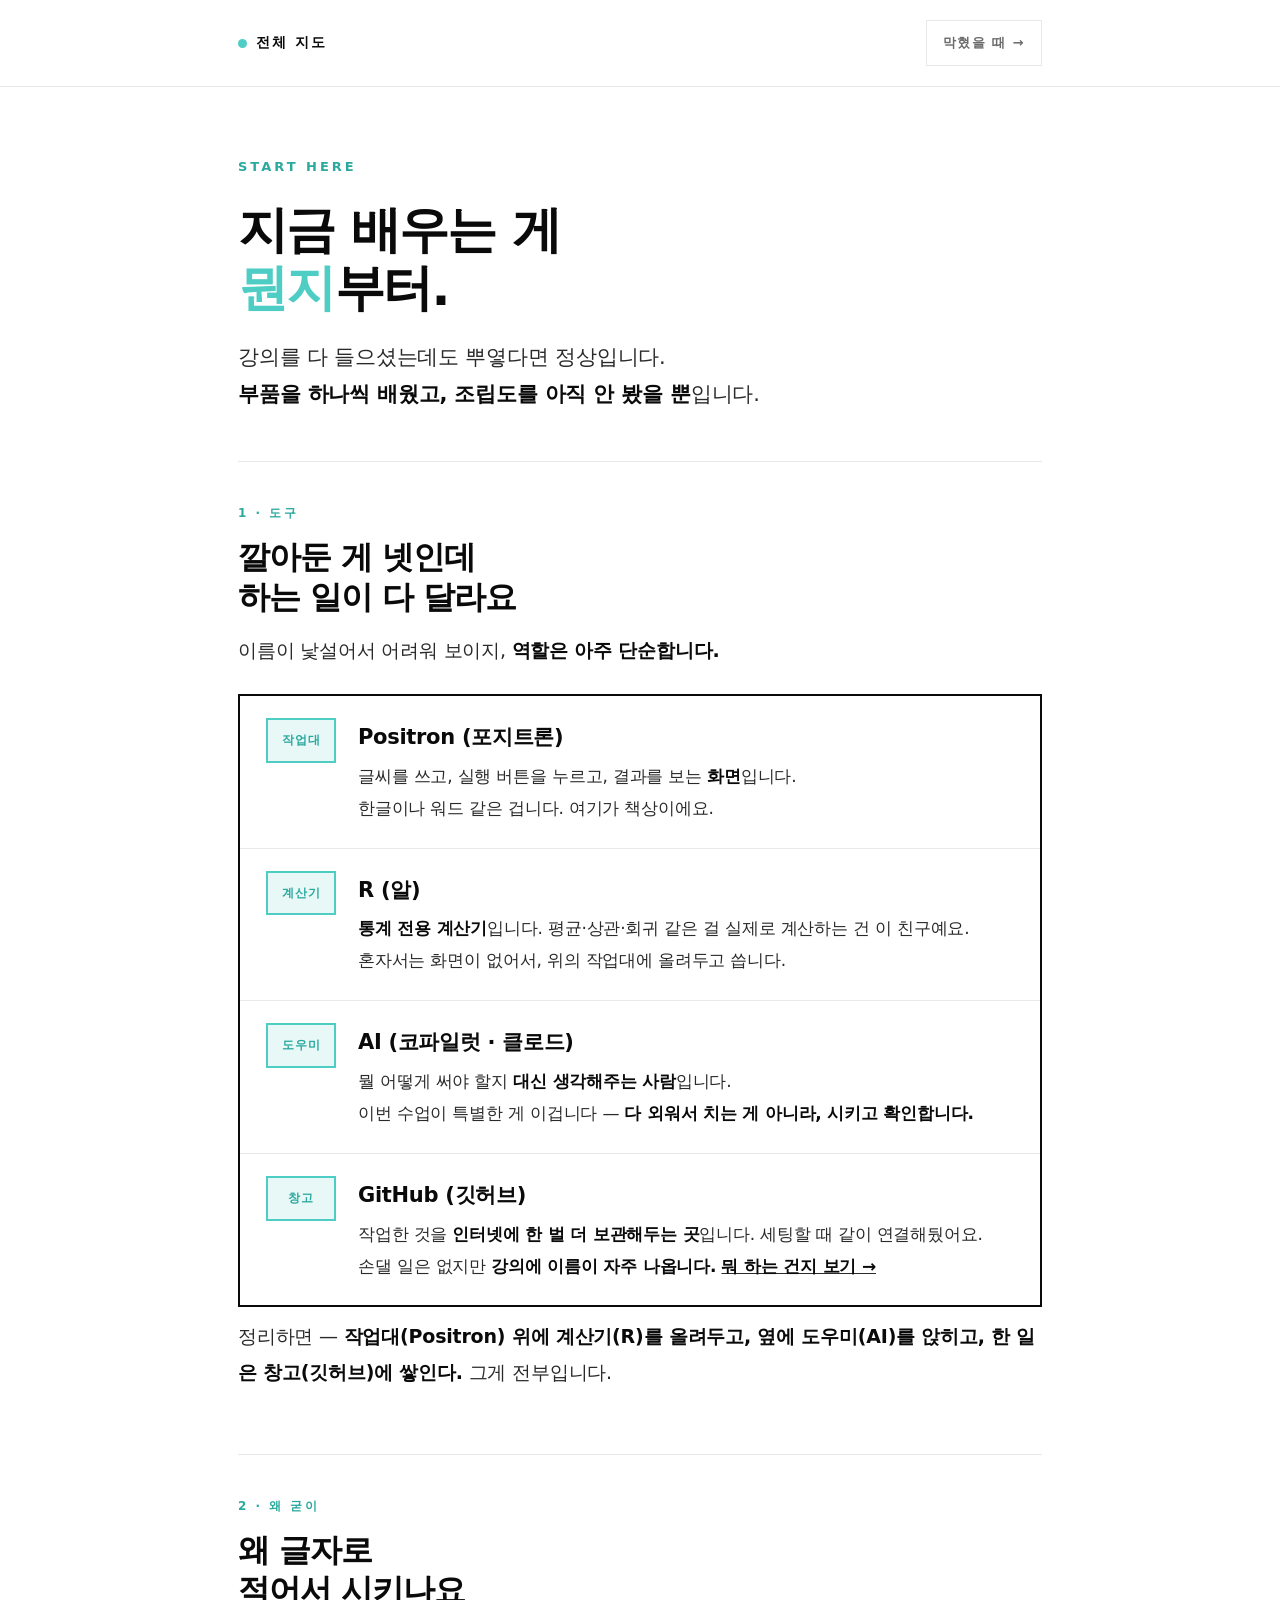
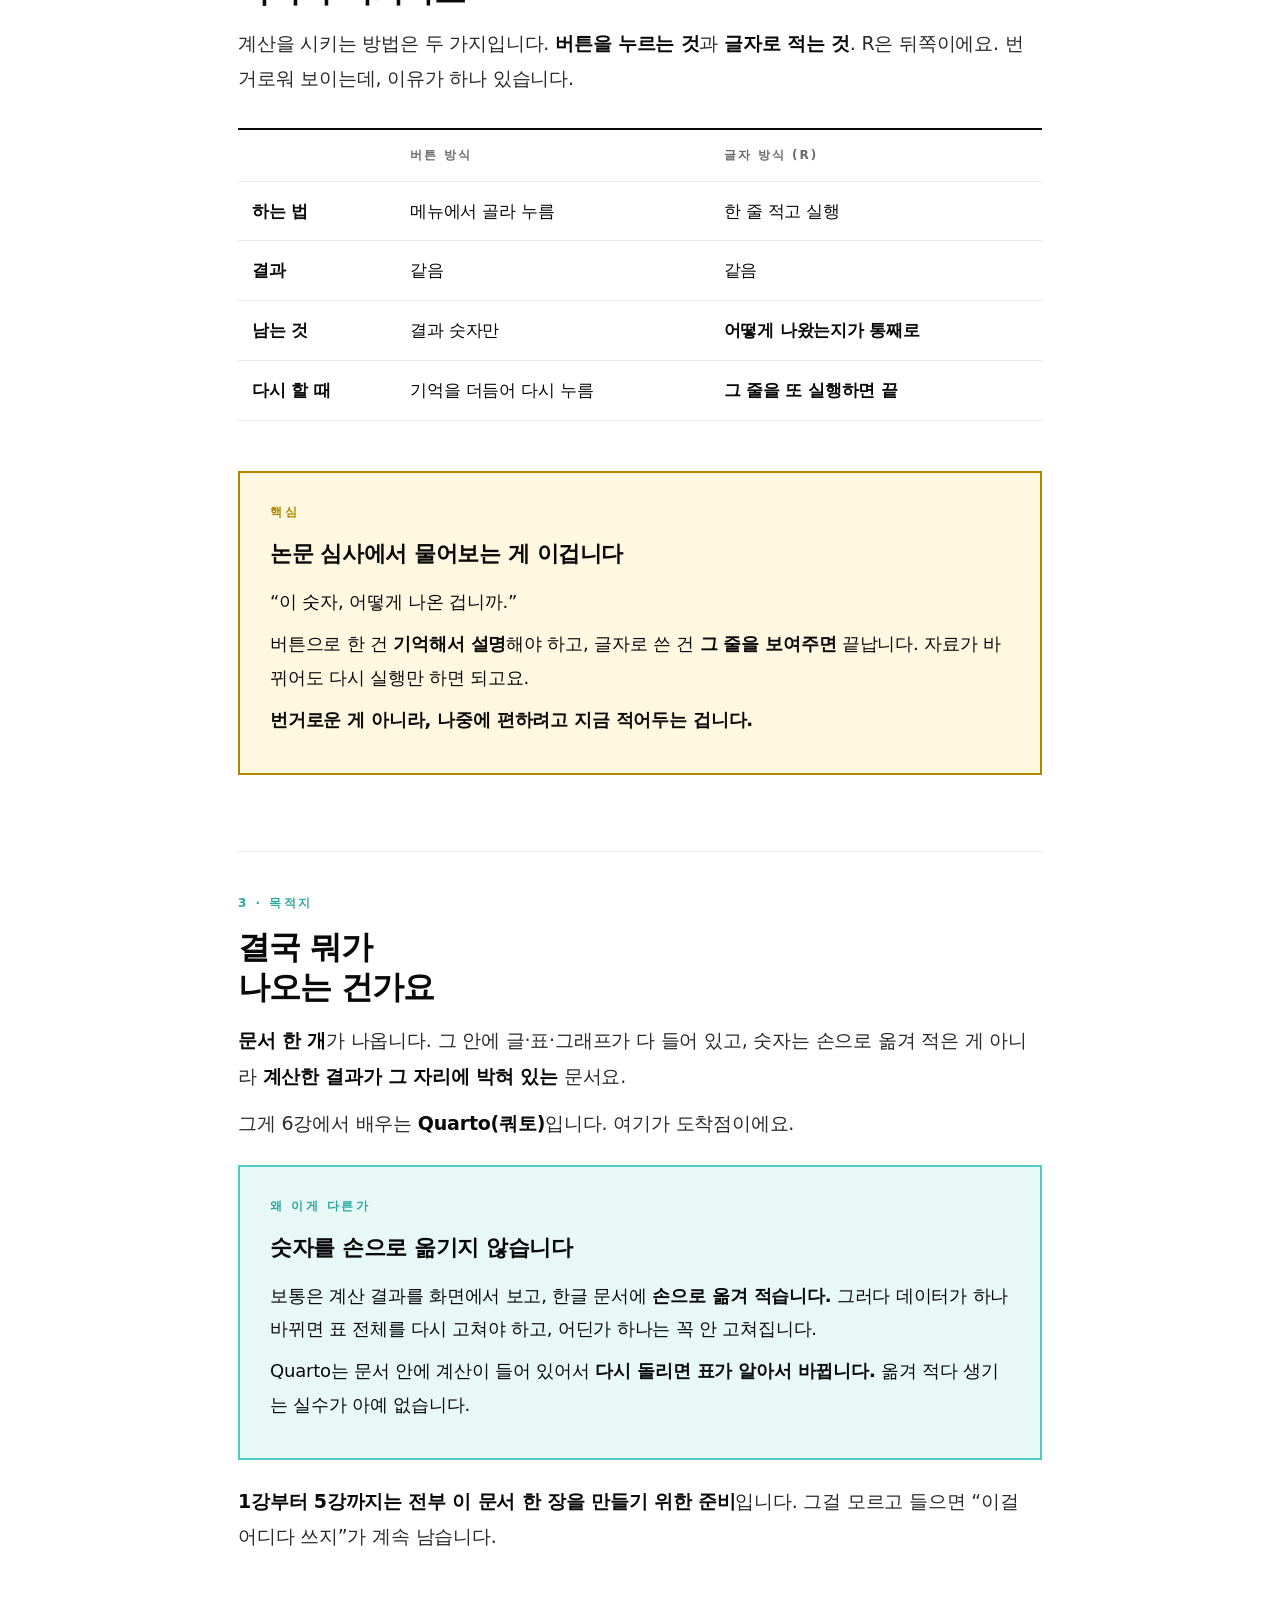
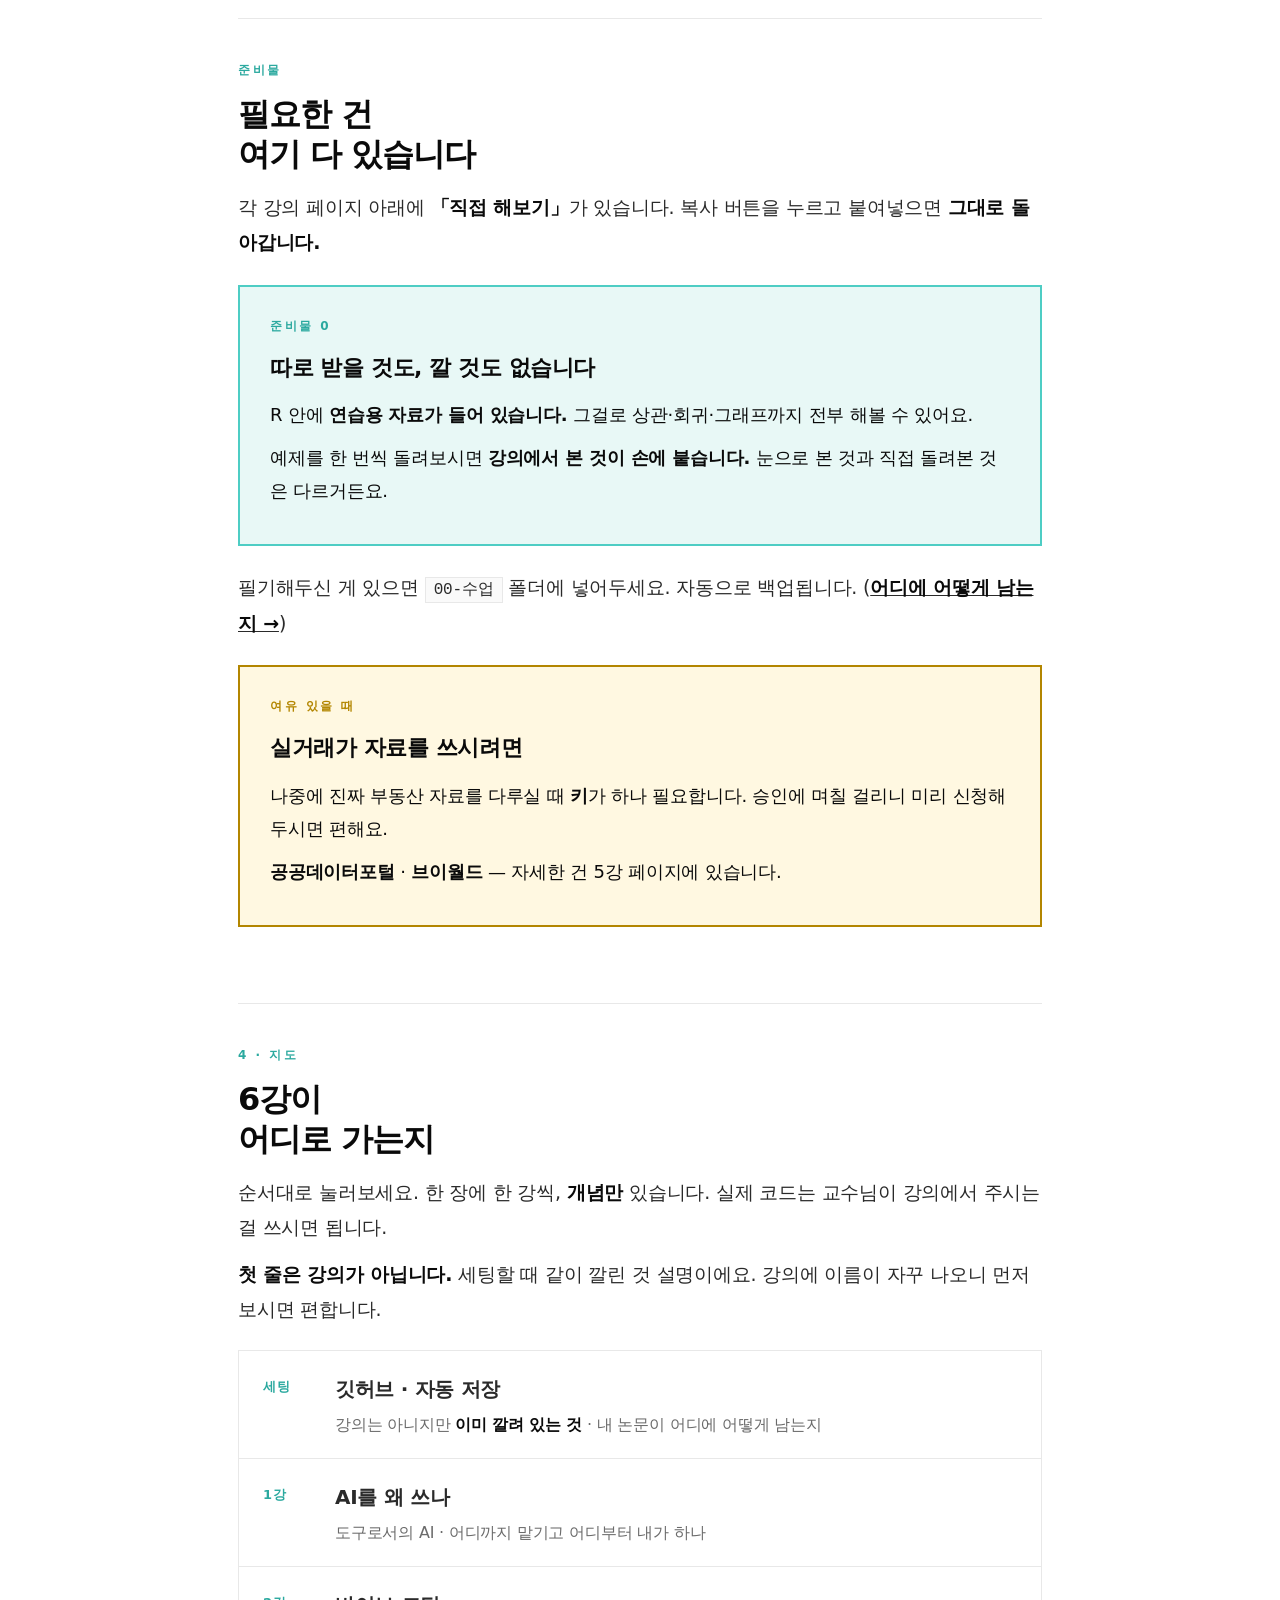
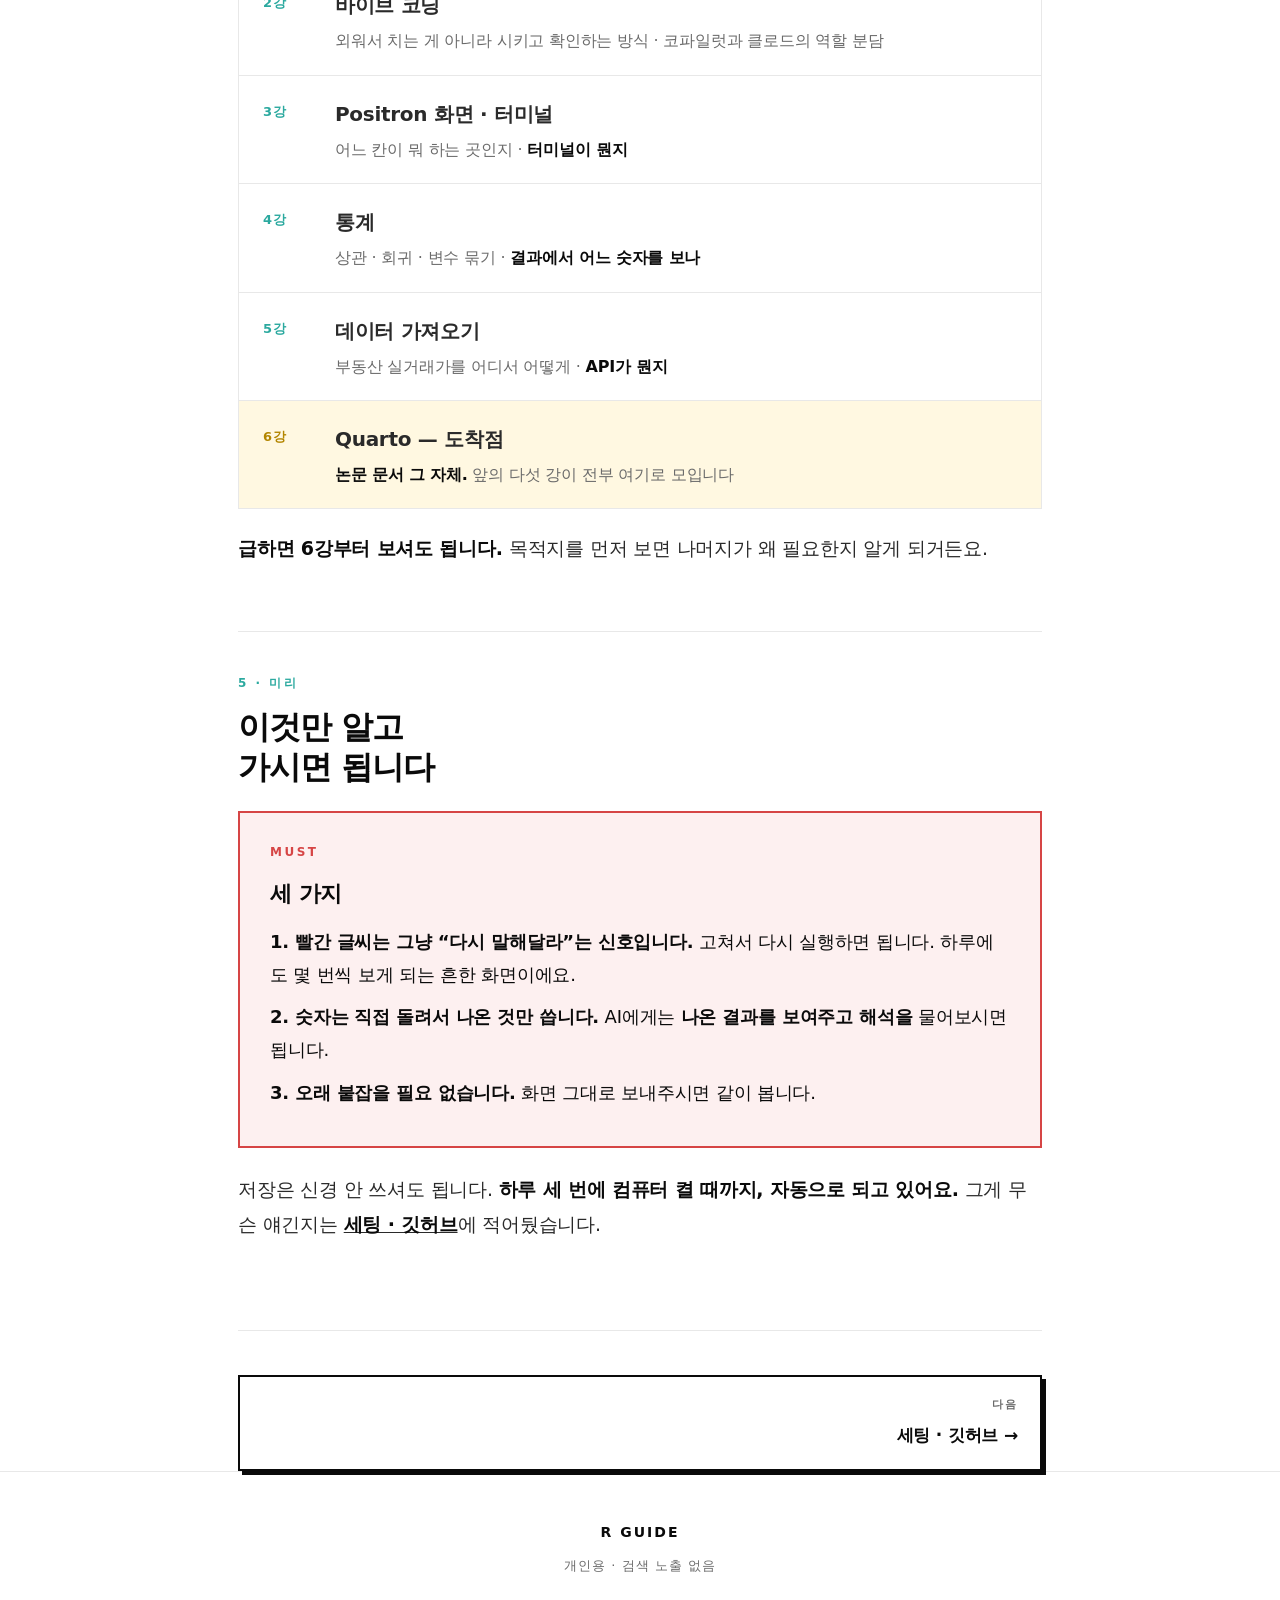
<file: start.html>
<!doctype html>
<html lang="ko">
<head>
<meta charset="utf-8">
<meta name="viewport" content="width=device-width,initial-scale=1">
<meta name="robots" content="noindex, nofollow, noarchive, nosnippet">
<meta name="description" content="개인용 수업 안내">
<title>전체 지도 · 지금 뭘 배우는 건가요</title>
<link rel="stylesheet" href="./guide.css">
</head>
<body>

<header class="topbar">
  <div class="container topbar-inner">
    <div class="brand"><span class="dot"></span>전체 지도</div>
    <a class="back" href="./g3.html">막혔을 때 →</a>
  </div>
</header>

<section class="hero">
  <div class="container">
    <div class="kicker">START HERE</div>
    <h1>지금 배우는 게<br><em>뭔지</em>부터.</h1>
    <p class="lead">강의를 다 들으셨는데도 뿌옇다면 정상입니다.<br>
    <b>부품을 하나씩 배웠고, 조립도를 아직 안 봤을 뿐</b>입니다.</p>
  </div>
</section>

<div class="container">

  <!-- 1. 도구 3층 -->
  <section class="block">
    <div class="tag">1 · 도구</div>
    <h2>깔아둔 게 넷인데<br>하는 일이 다 달라요</h2>
    <p>이름이 낯설어서 어려워 보이지, <b>역할은 아주 단순합니다.</b></p>

    <div class="stack">
      <div class="layer">
        <div class="ico">작업대</div>
        <div class="body">
          <h4>Positron (포지트론)</h4>
          <p>글씨를 쓰고, 실행 버튼을 누르고, 결과를 보는 <b>화면</b>입니다.</p>
          <p>한글이나 워드 같은 겁니다. 여기가 책상이에요.</p>
        </div>
      </div>
      <div class="layer">
        <div class="ico">계산기</div>
        <div class="body">
          <h4>R (알)</h4>
          <p><b>통계 전용 계산기</b>입니다. 평균·상관·회귀 같은 걸 실제로 계산하는 건 이 친구예요.</p>
          <p>혼자서는 화면이 없어서, 위의 작업대에 올려두고 씁니다.</p>
        </div>
      </div>
      <div class="layer">
        <div class="ico">도우미</div>
        <div class="body">
          <h4>AI (코파일럿 · 클로드)</h4>
          <p>뭘 어떻게 써야 할지 <b>대신 생각해주는 사람</b>입니다.</p>
          <p>이번 수업이 특별한 게 이겁니다 — <b>다 외워서 치는 게 아니라, 시키고 확인합니다.</b></p>
        </div>
      </div>
      <div class="layer">
        <div class="ico">창고</div>
        <div class="body">
          <h4>GitHub (깃허브)</h4>
          <p>작업한 것을 <b>인터넷에 한 벌 더 보관해두는 곳</b>입니다. 세팅할 때 같이 연결해뒀어요.</p>
          <p>손댈 일은 없지만 <b>강의에 이름이 자주 나옵니다.</b>
          <a href="./git.html"><b>뭐 하는 건지 보기 →</b></a></p>
        </div>
      </div>
    </div>

    <p>정리하면 — <b>작업대(Positron) 위에 계산기(R)를 올려두고, 옆에 도우미(AI)를 앉히고,
    한 일은 창고(깃허브)에 쌓인다.</b> 그게 전부입니다.</p>
  </section>

  <!-- 2. SPSS와 뭐가 다른가 -->
  <section class="block">
    <div class="tag">2 · 왜 굳이</div>
    <h2>왜 글자로<br>적어서 시키나요</h2>
    <p>계산을 시키는 방법은 두 가지입니다. <b>버튼을 누르는 것</b>과 <b>글자로 적는 것</b>.
    R은 뒤쪽이에요. 번거로워 보이는데, 이유가 하나 있습니다.</p>

    <div class="tbl-wrap">
    <table>
      <tr><th></th><th>버튼 방식</th><th>글자 방식 (R)</th></tr>
      <tr><td><b>하는 법</b></td><td>메뉴에서 골라 누름</td><td>한 줄 적고 실행</td></tr>
      <tr><td><b>결과</b></td><td>같음</td><td>같음</td></tr>
      <tr><td><b>남는 것</b></td><td>결과 숫자만</td><td><b>어떻게 나왔는지가 통째로</b></td></tr>
      <tr><td><b>다시 할 때</b></td><td>기억을 더듬어 다시 누름</td><td><b>그 줄을 또 실행하면 끝</b></td></tr>
    </table>
    </div>

    <div class="goldbox">
      <div class="c-label">핵심</div>
      <h3>논문 심사에서 물어보는 게 이겁니다</h3>
      <p>“이 숫자, 어떻게 나온 겁니까.”</p>
      <p>버튼으로 한 건 <b>기억해서 설명</b>해야 하고, 글자로 쓴 건 <b>그 줄을 보여주면</b> 끝납니다.
      자료가 바뀌어도 다시 실행만 하면 되고요.</p>
      <p><b>번거로운 게 아니라, 나중에 편하려고 지금 적어두는 겁니다.</b></p>
    </div>
  </section>

  <!-- 3. 목적지 -->
  <section class="block">
    <div class="tag">3 · 목적지</div>
    <h2>결국 뭐가<br>나오는 건가요</h2>
    <p><b>문서 한 개</b>가 나옵니다. 그 안에 글·표·그래프가 다 들어 있고,
    숫자는 손으로 옮겨 적은 게 아니라 <b>계산한 결과가 그 자리에 박혀 있는</b> 문서요.</p>
    <p>그게 6강에서 배우는 <b>Quarto(쿼토)</b>입니다. 여기가 도착점이에요.</p>

    <div class="calm">
      <div class="c-label">왜 이게 다른가</div>
      <h3>숫자를 손으로 옮기지 않습니다</h3>
      <p>보통은 계산 결과를 화면에서 보고, 한글 문서에 <b>손으로 옮겨 적습니다.</b>
      그러다 데이터가 하나 바뀌면 표 전체를 다시 고쳐야 하고, 어딘가 하나는 꼭 안 고쳐집니다.</p>
      <p>Quarto는 문서 안에 계산이 들어 있어서 <b>다시 돌리면 표가 알아서 바뀝니다.</b>
      옮겨 적다 생기는 실수가 아예 없습니다.</p>
    </div>

    <p><b>1강부터 5강까지는 전부 이 문서 한 장을 만들기 위한 준비</b>입니다.
    그걸 모르고 들으면 “이걸 어디다 쓰지”가 계속 남습니다.</p>
  </section>

  <!-- 3.5 자립 -->
  <section class="block">
    <div class="tag">준비물</div>
    <h2>필요한 건<br>여기 다 있습니다</h2>
    <p>각 강의 페이지 아래에 <b>「직접 해보기」</b>가 있습니다.
    복사 버튼을 누르고 붙여넣으면 <b>그대로 돌아갑니다.</b></p>

    <div class="calm">
      <div class="c-label">준비물 0</div>
      <h3>따로 받을 것도, 깔 것도 없습니다</h3>
      <p>R 안에 <b>연습용 자료가 들어 있습니다.</b> 그걸로 상관·회귀·그래프까지 전부 해볼 수 있어요.</p>
      <p>예제를 한 번씩 돌려보시면 <b>강의에서 본 것이 손에 붙습니다.</b>
      눈으로 본 것과 직접 돌려본 것은 다르거든요.</p>
    </div>

    <p>필기해두신 게 있으면 <code>00-수업</code> 폴더에 넣어두세요. 자동으로 백업됩니다.
    (<a href="./git.html"><b>어디에 어떻게 남는지 →</b></a>)</p>

    <div class="goldbox">
      <div class="c-label">여유 있을 때</div>
      <h3>실거래가 자료를 쓰시려면</h3>
      <p>나중에 진짜 부동산 자료를 다루실 때 <b>키</b>가 하나 필요합니다.
      승인에 며칠 걸리니 미리 신청해두시면 편해요.</p>
      <p><b>공공데이터포털</b> · <b>브이월드</b> — 자세한 건 5강 페이지에 있습니다.</p>
    </div>
  </section>

  <!-- 4. 6강 지도 -->
  <section class="block">
    <div class="tag">4 · 지도</div>
    <h2>6강이<br>어디로 가는지</h2>
    <p>순서대로 눌러보세요. 한 장에 한 강씩, <b>개념만</b> 있습니다.
    실제 코드는 교수님이 강의에서 주시는 걸 쓰시면 됩니다.</p>
    <p><b>첫 줄은 강의가 아닙니다.</b> 세팅할 때 같이 깔린 것 설명이에요.
    강의에 이름이 자꾸 나오니 먼저 보시면 편합니다.</p>

    <div class="map">
      <a class="mrow" href="./git.html">
        <div class="num">세팅</div>
        <div><p class="t">깃허브 · 자동 저장</p><p class="d">강의는 아니지만 <b>이미 깔려 있는 것</b> · 내 논문이 어디에 어떻게 남는지</p></div>
      </a>
      <a class="mrow" href="./g1.html">
        <div class="num">1강</div>
        <div><p class="t">AI를 왜 쓰나</p><p class="d">도구로서의 AI · 어디까지 맡기고 어디부터 내가 하나</p></div>
      </a>
      <a class="mrow" href="./g2.html">
        <div class="num">2강</div>
        <div><p class="t">바이브 코딩</p><p class="d">외워서 치는 게 아니라 시키고 확인하는 방식 · 코파일럿과 클로드의 역할 분담</p></div>
      </a>
      <a class="mrow" href="./g3.html">
        <div class="num">3강</div>
        <div><p class="t">Positron 화면 · 터미널</p><p class="d">어느 칸이 뭐 하는 곳인지 · <b>터미널이 뭔지</b></p></div>
      </a>
      <a class="mrow" href="./g4.html">
        <div class="num">4강</div>
        <div><p class="t">통계</p><p class="d">상관 · 회귀 · 변수 묶기 · <b>결과에서 어느 숫자를 보나</b></p></div>
      </a>
      <a class="mrow" href="./g5.html">
        <div class="num">5강</div>
        <div><p class="t">데이터 가져오기</p><p class="d">부동산 실거래가를 어디서 어떻게 · <b>API가 뭔지</b></p></div>
      </a>
      <a class="mrow goal" href="./g6.html">
        <div class="num">6강</div>
        <div><p class="t">Quarto — 도착점</p><p class="d"><b>논문 문서 그 자체.</b> 앞의 다섯 강이 전부 여기로 모입니다</p></div>
      </a>
    </div>

    <p><b>급하면 6강부터 보셔도 됩니다.</b> 목적지를 먼저 보면 나머지가 왜 필요한지 알게 되거든요.</p>
  </section>

  <!-- 5. 안심 -->
  <section class="block">
    <div class="tag">5 · 미리</div>
    <h2>이것만 알고<br>가시면 됩니다</h2>

    <div class="redbox">
      <div class="c-label">MUST</div>
      <h3>세 가지</h3>
      <p><b>1. 빨간 글씨는 그냥 “다시 말해달라”는 신호입니다.</b>
      고쳐서 다시 실행하면 됩니다. 하루에도 몇 번씩 보게 되는 흔한 화면이에요.</p>
      <p><b>2. 숫자는 직접 돌려서 나온 것만 씁니다.</b>
      AI에게는 <b>나온 결과를 보여주고 해석을</b> 물어보시면 됩니다.</p>
      <p><b>3. 오래 붙잡을 필요 없습니다.</b> 화면 그대로 보내주시면 같이 봅니다.</p>
    </div>

    <p>저장은 신경 안 쓰셔도 됩니다. <b>하루 세 번에 컴퓨터 켤 때까지, 자동으로 되고 있어요.</b>
    그게 무슨 얘긴지는 <a href="./git.html"><b>세팅 · 깃허브</b></a>에 적어뒀습니다.</p>
  </section>

  <div class="nav">
    <a class="next" href="./git.html"><span class="lbl">다음</span>세팅 · 깃허브 →</a>
  </div>
</div>

<footer class="footer">
  <div class="container">
    <div class="line">R GUIDE</div>
    <div>개인용 · 검색 노출 없음</div>
  </div>
</footer>
<script src="./guide.js"></script>
</body>
</html>
</file>
<file: guide.css>
/* 부동산 AI 수업 가이드 — 공용 스타일 (7장 공유) */
:root{
  --bg:#ffffff; --ink:#0a0a0a; --ink-2:#2a2a2a; --ink-3:#6b6b6b; --line:#e8e8e8;
  --accent:#4ECDC4; --accent-dark:#2BA99F; --accent-soft:#E8F8F6;
  --bg-soft:#fafafa; --ng:#d64545; --ng-soft:#FDF0F0;
  --gold:#B38600; --gold-soft:#FFF8E1;
}
*{box-sizing:border-box;-webkit-font-smoothing:antialiased}
html,body{margin:0;padding:0;background:var(--bg);color:var(--ink);
  font-family:"Apple SD Gothic Neo","Pretendard","Malgun Gothic","Noto Sans KR",system-ui,sans-serif;
  font-size:20px;line-height:1.85;letter-spacing:-.2px}
a{color:inherit} img{max-width:100%}
.container{max-width:860px;margin:0 auto;padding:0 28px}

.topbar{border-bottom:1px solid var(--line);padding:20px 0;position:sticky;top:0;
  background:rgba(255,255,255,.96);backdrop-filter:blur(10px);z-index:100}
.topbar-inner{display:flex;align-items:center;justify-content:space-between;gap:14px}
.brand{font-size:14px;font-weight:800;letter-spacing:2px}
.brand .dot{display:inline-block;width:9px;height:9px;background:var(--accent);
  border-radius:50%;margin-right:9px;vertical-align:middle}
.back{font-size:13px;font-weight:800;letter-spacing:1.5px;color:var(--ink-3);
  text-decoration:none;border:1px solid var(--line);padding:10px 16px;white-space:nowrap}
.back:hover{border-color:var(--ink);color:var(--ink)}

.hero{padding:68px 0 48px}
.hero .kicker{font-size:13px;font-weight:800;letter-spacing:3px;color:var(--accent-dark);margin-bottom:22px}
.hero h1{font-size:50px;font-weight:800;line-height:1.16;letter-spacing:-1.6px;margin:0 0 22px}
.hero h1 em{font-style:normal;color:var(--accent)}
.hero .lead{font-size:21px;color:var(--ink-2);line-height:1.75;margin:0}
.hero .lead b{font-weight:700;color:var(--ink)}
@media (max-width:640px){.hero{padding:44px 0 34px}.hero h1{font-size:34px;letter-spacing:-.9px}.hero .lead{font-size:19px}}

.block{padding:0 0 52px}
.tag{font-size:12px;font-weight:800;letter-spacing:2.5px;color:var(--accent-dark);
  padding-top:40px;border-top:1px solid var(--line);margin-bottom:13px}
h2{font-size:32px;font-weight:800;letter-spacing:-1px;line-height:1.25;margin:0 0 16px}
h3{font-size:22px;font-weight:800;letter-spacing:-.4px;margin:34px 0 10px}
@media (max-width:640px){h2{font-size:25px}h3{font-size:20px}}
p{margin:12px 0;color:var(--ink-2);font-size:19px;line-height:1.85}
p b{color:var(--ink);font-weight:800}
ul,ol{padding-left:22px;margin:14px 0;color:var(--ink-2)}
li{margin:9px 0;font-size:18px;line-height:1.8}
li b{color:var(--ink)}
code{font-family:"D2Coding","JetBrains Mono","Consolas",monospace;
  font-size:16px;background:var(--bg-soft);padding:3px 8px;border:1px solid var(--line)}
.key{display:inline-block;font-size:15px;font-weight:800;border:2px solid var(--ink);
  border-bottom-width:4px;padding:3px 12px;background:#fff;margin:0 2px}

table{width:100%;border-collapse:collapse;margin:20px 0 26px;font-size:17px}
th,td{padding:15px 14px;border-bottom:1px solid var(--line);text-align:left;line-height:1.7;vertical-align:top}
tr:first-child th{border-top:2px solid var(--ink)}
th{font-size:12px;font-weight:800;letter-spacing:2px;color:var(--ink-3)}
td{font-size:17px} td b{color:var(--ink);font-weight:800}
.tbl-wrap{overflow-x:auto}

.calm{border:2px solid var(--accent);background:var(--accent-soft);padding:28px 30px;margin:24px 0}
.calm .c-label{font-size:12px;font-weight:800;letter-spacing:2.5px;color:var(--accent-dark);margin-bottom:11px}
.calm h3{margin:0 0 10px;font-size:22px}
.calm p{font-size:18px;color:var(--ink);margin:9px 0}

.redbox{border:2px solid var(--ng);background:var(--ng-soft);padding:28px 30px;margin:24px 0}
.redbox .c-label{font-size:12px;font-weight:800;letter-spacing:2.5px;color:var(--ng);margin-bottom:11px}
.redbox h3{margin:0 0 10px;font-size:22px}
.redbox p{font-size:18px;color:var(--ink);margin:9px 0}

.goldbox{border:2px solid var(--gold);background:var(--gold-soft);padding:28px 30px;margin:24px 0}
.goldbox .c-label{font-size:12px;font-weight:800;letter-spacing:2.5px;color:var(--gold);margin-bottom:11px}
.goldbox h3{margin:0 0 10px;font-size:22px}
.goldbox p{font-size:18px;color:var(--ink);margin:9px 0}

/* 3층 구조도 */
.stack{border:2px solid var(--ink);margin:26px 0 10px}
.layer{padding:22px 26px;border-bottom:1px solid var(--line);display:flex;gap:22px;align-items:flex-start}
.layer:last-child{border-bottom:0}
.layer .ico{flex-shrink:0;width:70px;text-align:center;font-size:12px;font-weight:800;
  letter-spacing:1px;color:var(--accent-dark);border:2px solid var(--accent);
  background:var(--accent-soft);padding:12px 4px;line-height:1.4}
.layer .body h4{margin:0 0 5px;font-size:21px;font-weight:800;letter-spacing:-.3px}
.layer .body p{margin:3px 0;font-size:17px;color:var(--ink-2);line-height:1.7}
@media (max-width:640px){.layer{flex-direction:column;gap:12px}.layer .ico{width:auto;align-self:flex-start;padding:9px 16px}}

/* 강의 지도 */
.map{border:1px solid var(--line);margin:22px 0}
.mrow{display:flex;gap:20px;padding:20px 24px;border-bottom:1px solid var(--line);align-items:flex-start;
  text-decoration:none;color:inherit;transition:background .15s}
.mrow:last-child{border-bottom:0}
.mrow:hover{background:var(--bg-soft)}
.mrow .num{flex-shrink:0;font-size:13px;font-weight:800;letter-spacing:1px;color:var(--accent-dark);
  min-width:52px;padding-top:4px}
.mrow .t{font-size:20px;font-weight:800;letter-spacing:-.3px;margin:0 0 4px}
.mrow .d{font-size:16px;color:var(--ink-3);line-height:1.65;margin:0}
.mrow.goal{background:var(--gold-soft)}
.mrow.goal .num{color:var(--gold)}

/* 페이지 이동 */
.nav{display:flex;gap:12px;justify-content:space-between;padding:44px 0 0;border-top:1px solid var(--line);margin-top:24px}
.nav a{flex:1;text-decoration:none;border:2px solid var(--ink);padding:18px 22px;
  font-weight:800;font-size:17px;box-shadow:4px 4px 0 var(--ink);background:#fff}
.nav a:hover{transform:translate(2px,2px);box-shadow:2px 2px 0 var(--ink);background:var(--accent-soft)}
.nav a.next{text-align:right}
.nav a .lbl{display:block;font-size:11px;font-weight:800;letter-spacing:2px;color:var(--ink-3);margin-bottom:4px}
@media (max-width:640px){.nav{flex-direction:column}.nav a.next{text-align:left}}

.footer{padding:48px 0 68px;border-top:1px solid var(--line);color:var(--ink-3);
  font-size:13px;letter-spacing:1px;text-align:center}
.footer .line{font-weight:800;color:var(--ink);letter-spacing:2px;margin-bottom:8px;font-size:14px}

/* 직접 해보기 블록 */
.try{border:1px solid var(--line);margin:20px 0 12px;background:#fff}
.try-head{display:flex;justify-content:space-between;align-items:center;gap:14px;
  padding:13px 20px;border-bottom:1px solid var(--line);background:var(--bg-soft)}
.try-head .lbl{font-size:12px;font-weight:800;letter-spacing:2px;color:var(--ink-3)}
.copy-btn{background:var(--accent);color:#fff;border:0;font-size:13px;font-weight:800;
  letter-spacing:1.5px;padding:9px 16px;cursor:pointer;font-family:inherit;flex-shrink:0}
.copy-btn:hover{background:var(--accent-dark)}
.copy-btn.ok{background:var(--ink)}
.try pre{margin:0;padding:20px;white-space:pre-wrap;word-break:break-word;
  font-family:"D2Coding","JetBrains Mono","Consolas",monospace;
  font-size:16px;line-height:1.75;color:var(--ink)}
.out{border-top:1px dashed var(--line);padding:14px 20px;background:var(--bg-soft);
  font-family:"D2Coding","JetBrains Mono","Consolas",monospace;font-size:15px;color:var(--ink-2);
  white-space:pre-wrap;line-height:1.7}
.out .cap{font-family:inherit;font-size:12px;font-weight:800;letter-spacing:2px;
  color:var(--ink-3);display:block;margin-bottom:6px}
</file>
